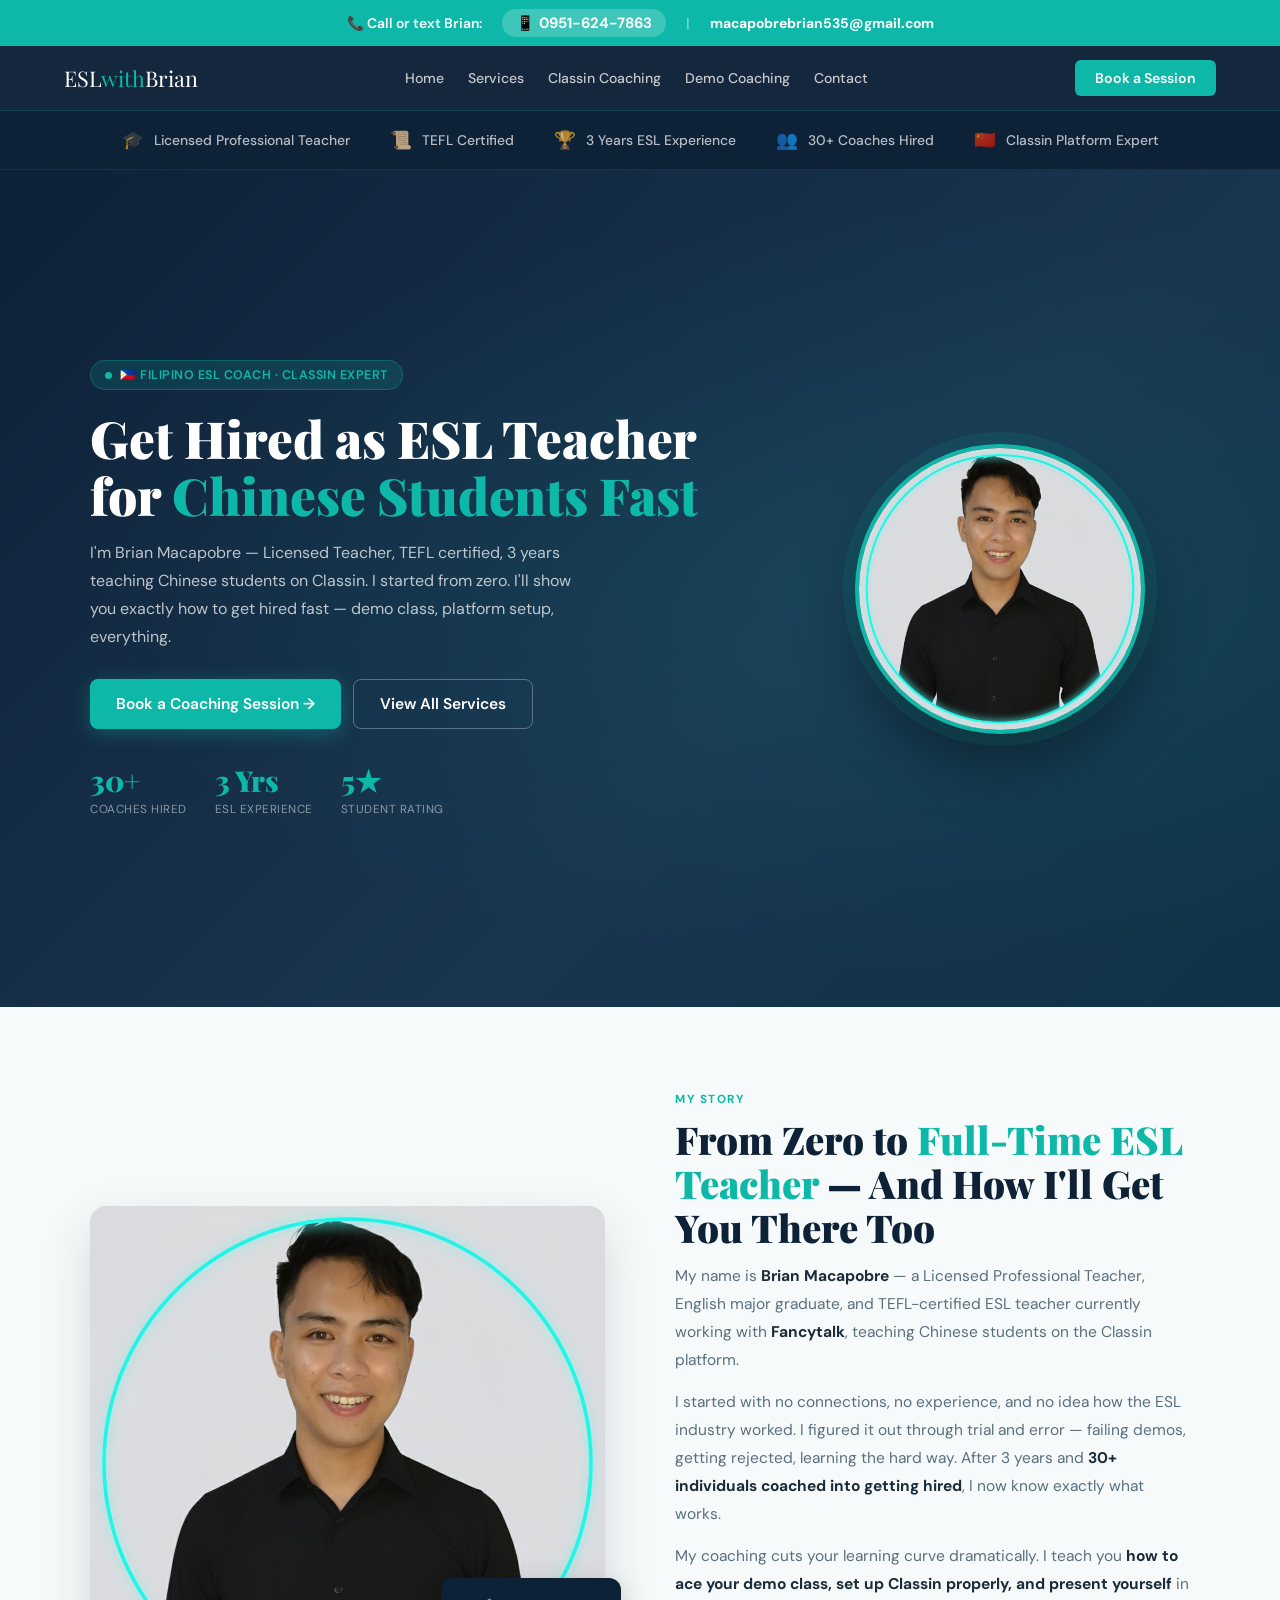
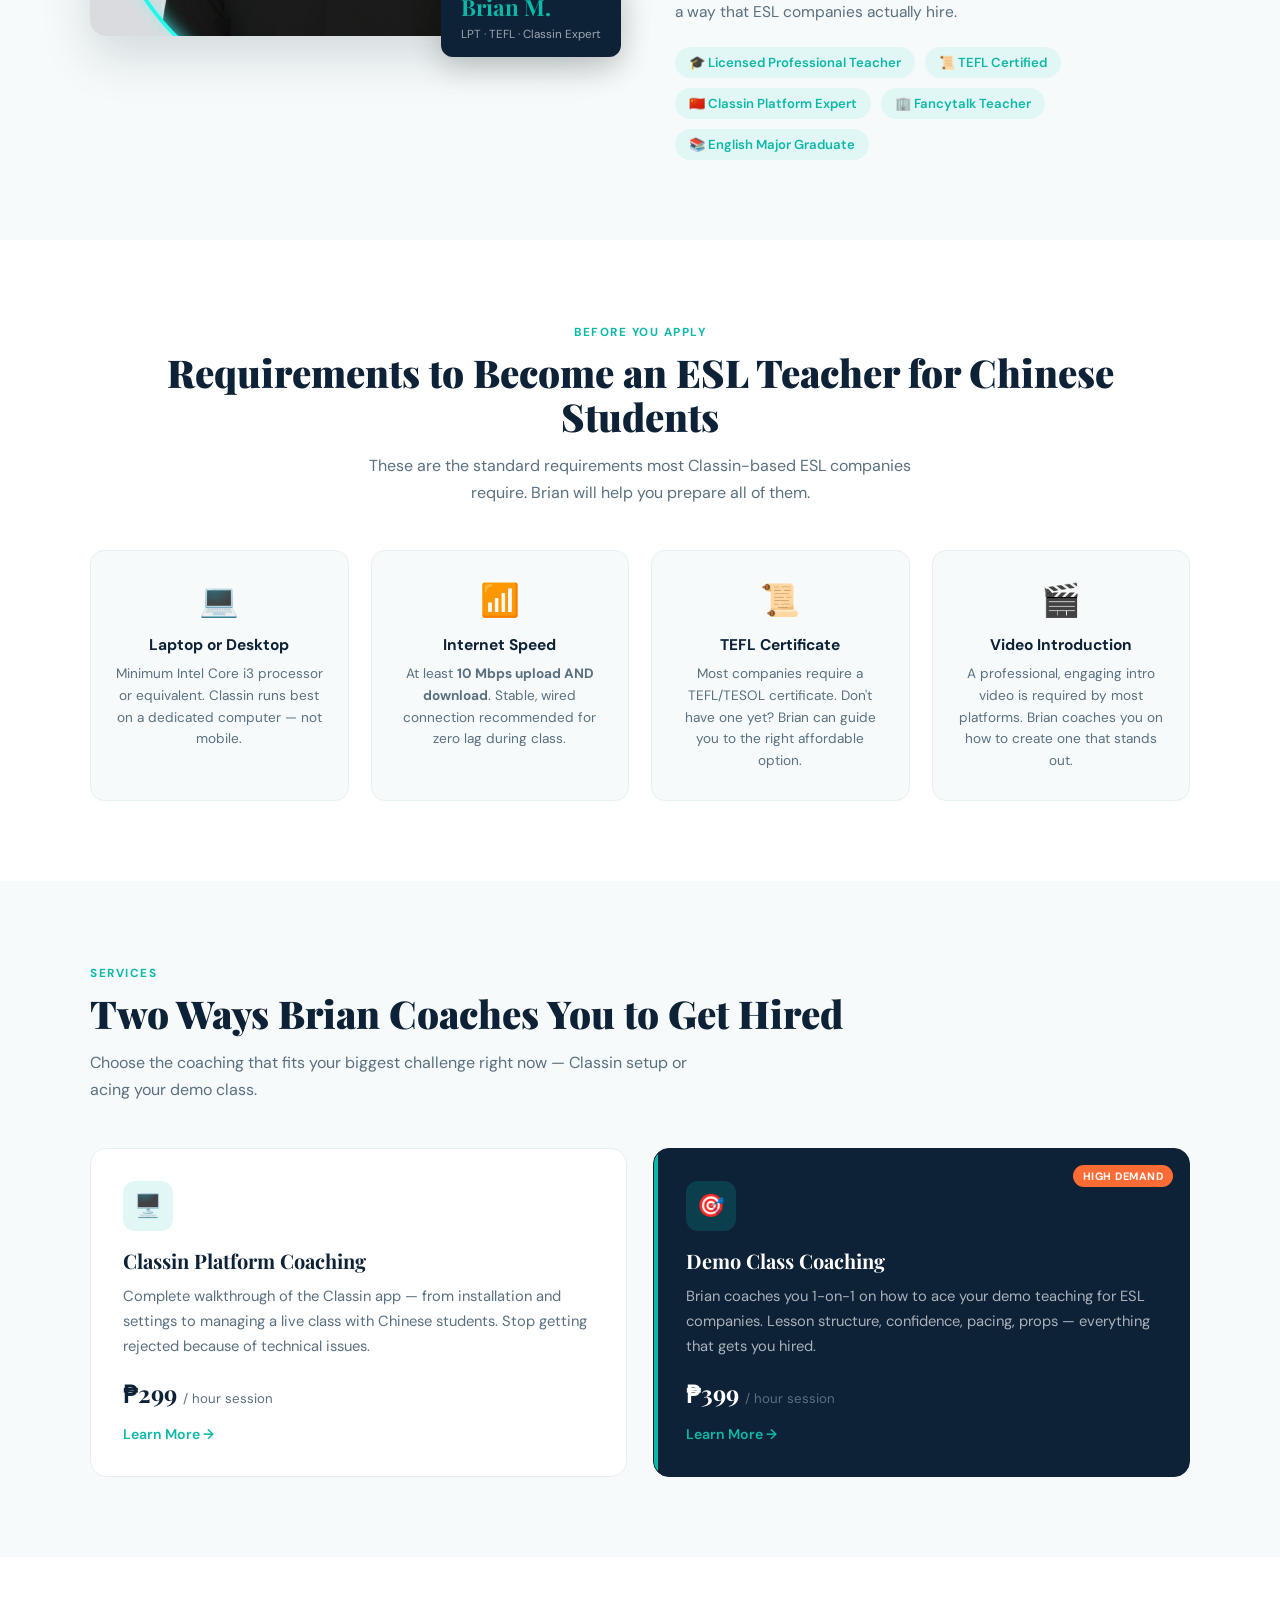
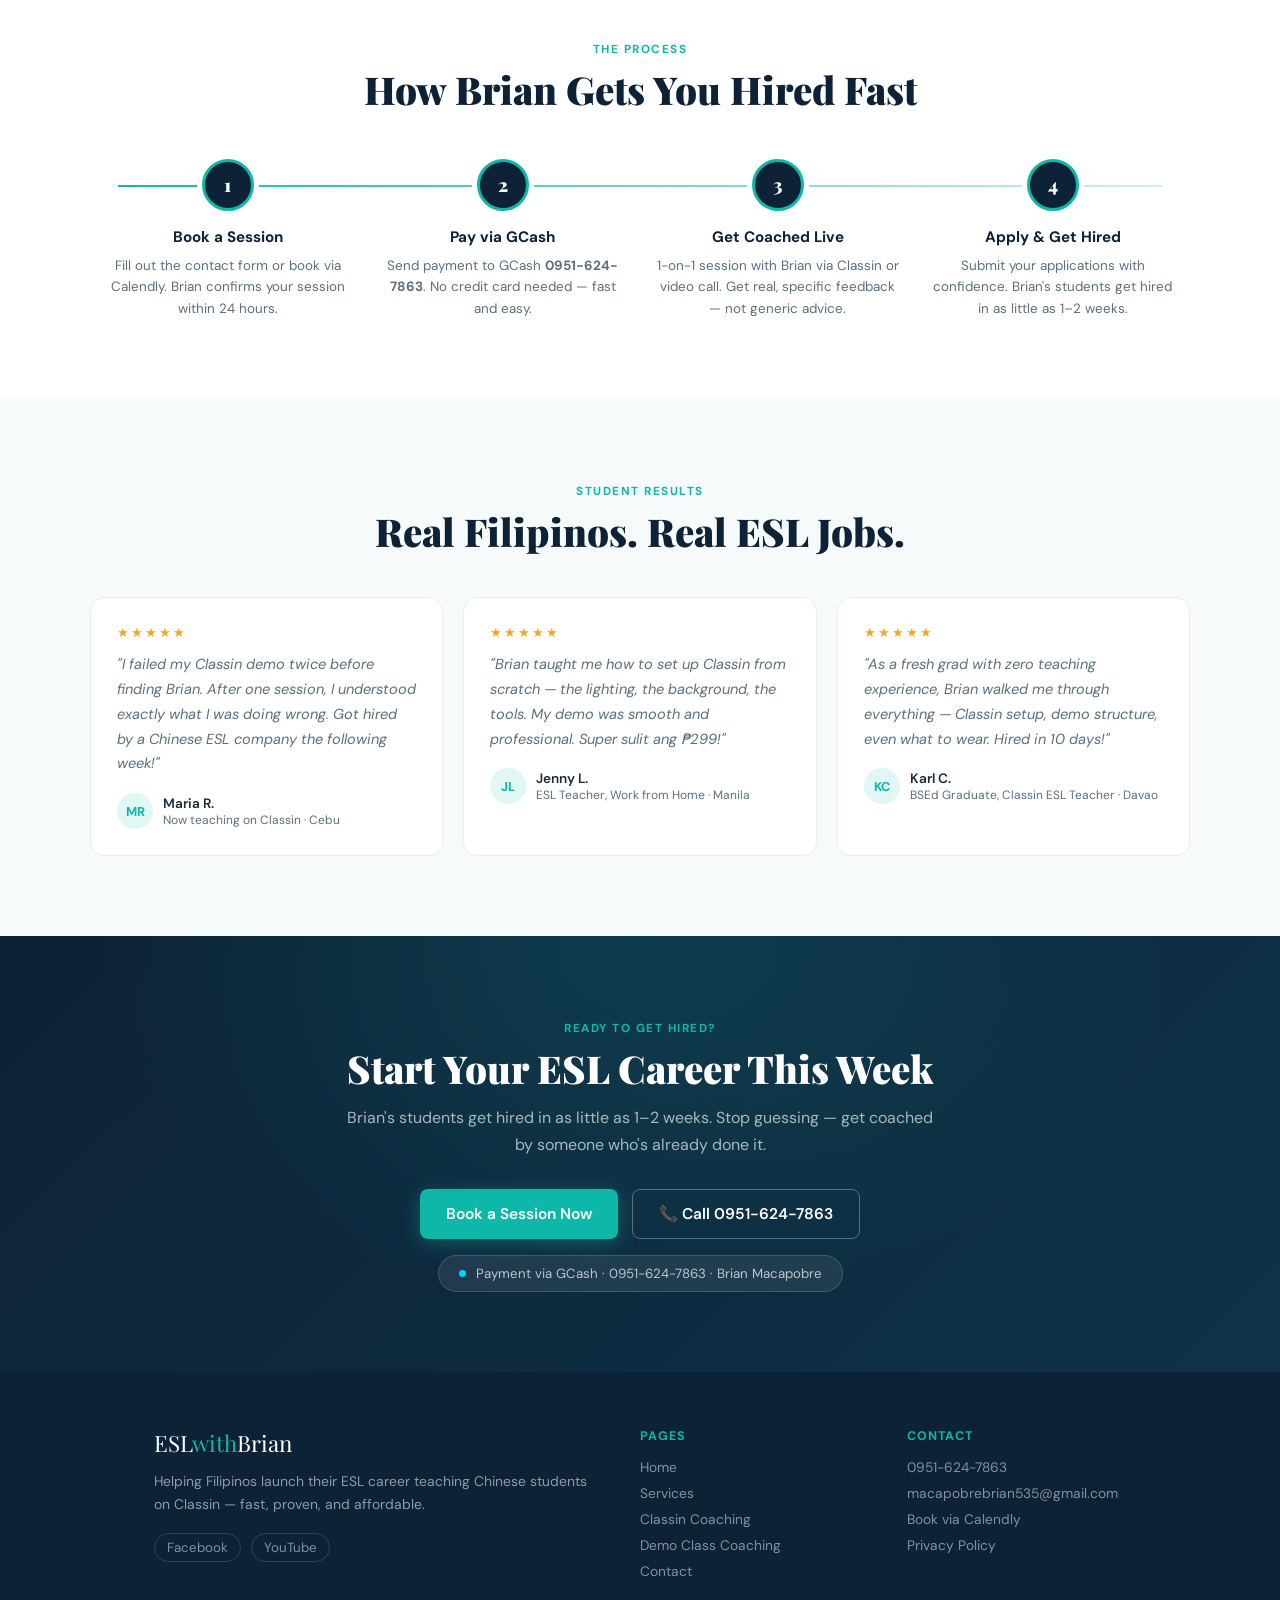
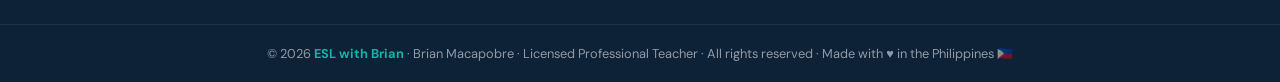
<file: files (1)/index.html>
<!DOCTYPE html>
<html lang="en">
<head>
<meta charset="UTF-8">
<meta name="viewport" content="width=device-width, initial-scale=1.0">
<title>ESL with Brian | Get Hired as ESL Teacher for Chinese Students Fast</title>
<meta name="description" content="Brian Macapobre — Licensed ESL Teacher & Coach. Learn how to get hired fast as an ESL teacher for Chinese students. Expert Classin platform training & demo class coaching in the Philippines.">
<meta name="robots" content="index, follow">
<link rel="preconnect" href="https://fonts.googleapis.com">
<link href="https://fonts.googleapis.com/css2?family=Playfair+Display:wght@700;900&family=DM+Sans:wght@300;400;500;600&display=swap" rel="stylesheet">
<!-- GTM placeholder - replace GTM-XXXXXXX when ready -->
<!-- <script>(function(w,d,s,l,i){w[l]=w[l]||[];w[l].push({'gtm.start':new Date().getTime(),event:'gtm.js'});var f=d.getElementsByTagName(s)[0],j=d.createElement(s),dl=l!='dataLayer'?'&l='+l:'';j.async=true;j.src='https://www.googletagmanager.com/gtm.js?id='+i+dl;f.parentNode.insertBefore(j,f);})(window,document,'script','dataLayer','GTM-XXXXXXX');</script> -->
<style>
*,*::before,*::after{box-sizing:border-box;margin:0;padding:0}
:root{
  --teal:#0EB8A8;--teal-dark:#099489;--teal-light:#E0F7F5;
  --navy:#0D2137;--navy-mid:#1A3550;--white:#fff;
  --off:#F6FAFA;--text:#1C2B38;--muted:#5A7080;--accent:#FF6B35;
}
html{scroll-behavior:smooth}
body{font-family:'DM Sans',sans-serif;color:var(--text);background:var(--white);overflow-x:hidden}

/* TOPBAR */
.topbar{background:var(--teal);color:#fff;text-align:center;padding:9px 5%;font-size:.87rem;font-weight:600;display:flex;align-items:center;justify-content:center;gap:20px;flex-wrap:wrap}
.topbar a{color:#fff;text-decoration:none;font-weight:700}
.topbar-phone{display:inline-flex;align-items:center;gap:6px;background:rgba(255,255,255,0.2);padding:4px 14px;border-radius:100px;font-size:.93rem}
.topbar-phone:hover{background:rgba(255,255,255,0.35)}
.topbar-sep{opacity:.4}

/* NAV */
nav{position:sticky;top:0;z-index:100;display:flex;align-items:center;justify-content:space-between;padding:14px 5%;background:rgba(13,33,55,0.97);backdrop-filter:blur(10px);border-bottom:1px solid rgba(14,184,168,0.2);gap:16px}
.nav-logo{font-family:'Playfair Display',serif;font-size:1.35rem;color:#fff;text-decoration:none;flex-shrink:0}
.nav-logo span{color:var(--teal)}
.nav-links{display:flex;align-items:center;gap:24px}
.nav-links a{color:rgba(255,255,255,0.75);text-decoration:none;font-size:.88rem;font-weight:500;transition:color .2s}
.nav-links a:hover{color:var(--teal)}
.nav-cta{background:var(--teal);color:#fff;border:none;padding:9px 20px;border-radius:6px;font-family:'DM Sans',sans-serif;font-weight:600;font-size:.88rem;cursor:pointer;text-decoration:none;transition:background .2s;flex-shrink:0}
.nav-cta:hover{background:var(--teal-dark)}
.hamburger{display:none;background:none;border:none;color:#fff;font-size:1.4rem;cursor:pointer}

/* HERO */
.hero{min-height:93vh;background:linear-gradient(135deg,var(--navy) 0%,var(--navy-mid) 60%,#0f3347 100%);display:flex;align-items:center;padding:80px 5%;position:relative;overflow:hidden}
.hero::before{content:'';position:absolute;inset:0;background:radial-gradient(ellipse at 70% 50%,rgba(14,184,168,0.12) 0%,transparent 65%)}
.hero-inner{max-width:1100px;margin:0 auto;display:grid;grid-template-columns:1fr 380px;gap:60px;align-items:center;position:relative;z-index:1;width:100%}
.hero-badge{display:inline-flex;align-items:center;gap:8px;background:rgba(14,184,168,0.15);border:1px solid rgba(14,184,168,0.3);color:var(--teal);padding:6px 14px;border-radius:100px;font-size:.78rem;font-weight:600;letter-spacing:.5px;text-transform:uppercase;margin-bottom:20px}
.hero-badge::before{content:'';width:7px;height:7px;background:var(--teal);border-radius:50%;animation:pulse 2s infinite}
@keyframes pulse{0%,100%{opacity:1;transform:scale(1)}50%{opacity:.5;transform:scale(1.4)}}
.hero h1{font-family:'Playfair Display',serif;font-size:clamp(2rem,4vw,3.4rem);line-height:1.1;color:#fff;margin-bottom:16px;font-weight:900}
.hero h1 em{font-style:normal;color:var(--teal)}
.hero-sub{font-size:1rem;line-height:1.75;color:rgba(255,255,255,0.72);margin-bottom:28px;max-width:500px}
.hero-actions{display:flex;gap:12px;flex-wrap:wrap;margin-bottom:32px}
.btn-primary{display:inline-flex;align-items:center;gap:8px;background:var(--teal);color:#fff;padding:14px 26px;border-radius:8px;font-weight:600;font-size:.97rem;text-decoration:none;transition:all .2s;box-shadow:0 4px 20px rgba(14,184,168,0.35)}
.btn-primary:hover{background:var(--teal-dark);transform:translateY(-2px)}
.btn-secondary{display:inline-flex;align-items:center;gap:8px;background:transparent;color:#fff;padding:14px 26px;border-radius:8px;font-weight:600;font-size:.97rem;text-decoration:none;border:1.5px solid rgba(255,255,255,0.3);transition:all .2s}
.btn-secondary:hover{border-color:var(--teal);color:var(--teal)}
.hero-stats{display:flex;gap:28px}
.stat-num{font-family:'Playfair Display',serif;font-size:1.8rem;font-weight:900;color:var(--teal)}
.stat-label{font-size:.73rem;color:rgba(255,255,255,0.5);text-transform:uppercase;letter-spacing:.5px;margin-top:2px}
.hero-photo-wrap{display:flex;justify-content:center;align-items:center;position:relative}
.hero-photo-wrap::before{content:'';position:absolute;width:310px;height:310px;border-radius:50%;background:radial-gradient(circle,rgba(14,184,168,0.25) 0%,transparent 70%);top:50%;left:50%;transform:translate(-50%,-50%)}
.hero-photo{width:290px;height:290px;border-radius:50%;object-fit:cover;object-position:top;border:4px solid var(--teal);box-shadow:0 0 0 12px rgba(14,184,168,0.1),0 30px 60px rgba(0,0,0,0.4);position:relative;z-index:1;animation:float 5s ease-in-out infinite}
@keyframes float{0%,100%{transform:translateY(0)}50%{transform:translateY(-10px)}}

/* TRUST BADGES */
.trust-bar{background:var(--navy);padding:18px 5%;border-bottom:1px solid rgba(14,184,168,0.15)}
.trust-inner{max-width:1100px;margin:0 auto;display:flex;align-items:center;justify-content:center;gap:40px;flex-wrap:wrap}
.trust-item{display:flex;align-items:center;gap:10px;color:rgba(255,255,255,0.7);font-size:.87rem;font-weight:500}
.trust-item span{font-size:1.1rem}

/* SECTIONS */
section{padding:80px 5%}
.section-inner{max-width:1100px;margin:0 auto}
.section-label{display:inline-block;font-size:.73rem;font-weight:700;letter-spacing:1.5px;text-transform:uppercase;color:var(--teal);margin-bottom:10px}
.section-title{font-family:'Playfair Display',serif;font-size:clamp(1.7rem,3vw,2.4rem);font-weight:900;line-height:1.15;color:var(--navy);margin-bottom:14px}
.section-desc{font-size:1rem;color:var(--muted);line-height:1.7;max-width:600px}
.text-center{text-align:center}
.text-center .section-desc{margin:0 auto}

/* ABOUT */
.about{background:var(--off)}
.about-grid{display:grid;grid-template-columns:1fr 1fr;gap:70px;align-items:center}
.about-img-wrap{position:relative}
.about-img{width:100%;border-radius:16px;object-fit:cover;object-position:top;height:430px;box-shadow:0 20px 50px rgba(13,33,55,0.15)}
.about-chip{position:absolute;bottom:-16px;right:-16px;background:var(--navy);color:#fff;padding:14px 20px;border-radius:12px;box-shadow:0 10px 30px rgba(0,0,0,0.2)}
.about-chip strong{display:block;font-family:'Playfair Display',serif;font-size:1.4rem;color:var(--teal)}
.about-chip span{font-size:.73rem;color:rgba(255,255,255,0.6)}
.about-text p{font-size:.97rem;line-height:1.8;color:var(--muted);margin-bottom:14px}
.about-text strong{color:var(--text)}
.creds{display:flex;flex-wrap:wrap;gap:10px;margin-top:20px}
.cred-badge{display:inline-flex;align-items:center;gap:7px;background:var(--teal-light);color:var(--teal);padding:7px 14px;border-radius:100px;font-size:.82rem;font-weight:600}

/* REQUIREMENTS */
.requirements{background:var(--white)}
.req-grid{display:grid;grid-template-columns:repeat(4,1fr);gap:22px;margin-top:44px}
.req-card{background:var(--off);border-radius:14px;padding:28px 22px;text-align:center;border:1.5px solid #E5EFF2;transition:all .25s}
.req-card:hover{border-color:var(--teal);transform:translateY(-4px);box-shadow:0 10px 30px rgba(14,184,168,0.1)}
.req-icon{font-size:2rem;margin-bottom:14px}
.req-card h4{font-weight:700;font-size:.97rem;color:var(--navy);margin-bottom:8px}
.req-card p{font-size:.85rem;color:var(--muted);line-height:1.6}

/* SERVICES OVERVIEW */
.services-overview{background:var(--off)}
.cards-grid{display:grid;grid-template-columns:1fr 1fr;gap:26px;margin-top:44px}
.card{background:var(--white);border:1.5px solid #E5EFF2;border-radius:16px;padding:32px;transition:all .25s;position:relative;overflow:hidden}
.card::before{content:'';position:absolute;top:0;left:0;width:4px;height:100%;background:var(--teal);transform:scaleY(0);transform-origin:top;transition:transform .25s}
.card:hover{box-shadow:0 10px 40px rgba(14,184,168,0.12);border-color:rgba(14,184,168,0.3);transform:translateY(-4px)}
.card:hover::before{transform:scaleY(1)}
.card-icon{width:50px;height:50px;background:var(--teal-light);border-radius:12px;display:flex;align-items:center;justify-content:center;margin-bottom:16px;font-size:1.4rem}
.card h3{font-family:'Playfair Display',serif;font-size:1.25rem;font-weight:700;color:var(--navy);margin-bottom:10px}
.card p{font-size:.92rem;color:var(--muted);line-height:1.7;margin-bottom:18px}
.card-price{font-size:1.5rem;font-weight:700;color:var(--navy);font-family:'Playfair Display',serif}
.card-price span{font-size:.83rem;font-family:'DM Sans',sans-serif;font-weight:400;color:var(--muted)}
.card-cta{display:inline-flex;align-items:center;gap:6px;margin-top:16px;color:var(--teal);font-weight:600;font-size:.88rem;text-decoration:none;transition:gap .2s}
.card-cta:hover{gap:10px}
.card.featured{background:var(--navy);border-color:var(--navy)}
.card.featured h3,.card.featured .card-price{color:#fff}
.card.featured p{color:rgba(255,255,255,0.65)}
.card.featured .card-icon{background:rgba(14,184,168,0.2)}
.card.featured::before{transform:scaleY(1)}
.card.featured .card-cta{color:var(--teal)}
.badge-pop{position:absolute;top:16px;right:16px;background:var(--accent);color:#fff;font-size:.67rem;font-weight:700;letter-spacing:.5px;text-transform:uppercase;padding:4px 10px;border-radius:100px}

/* HOW IT WORKS */
.how{background:var(--white)}
.steps{display:flex;gap:0;margin-top:48px;position:relative}
.steps::before{content:'';position:absolute;top:26px;left:28px;right:28px;height:2px;background:linear-gradient(90deg,var(--teal),rgba(14,184,168,0.2));z-index:0}
.step{flex:1;text-align:center;padding:0 16px;position:relative;z-index:1}
.step-num{width:52px;height:52px;border-radius:50%;background:var(--navy);color:#fff;font-family:'Playfair Display',serif;font-weight:900;font-size:1.15rem;display:flex;align-items:center;justify-content:center;margin:0 auto 16px;border:3px solid var(--teal);box-shadow:0 0 0 5px var(--white)}
.step h4{font-weight:700;font-size:.95rem;color:var(--navy);margin-bottom:8px}
.step p{font-size:.84rem;color:var(--muted);line-height:1.6}

/* TESTIMONIALS */
.testimonials{background:var(--off)}
.testi-grid{display:grid;grid-template-columns:repeat(3,1fr);gap:20px;margin-top:44px}
.testi-card{background:var(--white);border-radius:14px;padding:26px;border:1.5px solid #E5EFF2;transition:transform .2s}
.testi-card:hover{transform:translateY(-4px)}
.testi-stars{color:#F5A623;font-size:.8rem;margin-bottom:12px;letter-spacing:2px}
.testi-text{font-size:.91rem;line-height:1.7;color:var(--muted);margin-bottom:16px;font-style:italic}
.testi-author{display:flex;align-items:center;gap:10px}
.testi-avatar{width:36px;height:36px;border-radius:50%;background:var(--teal-light);display:flex;align-items:center;justify-content:center;font-weight:700;color:var(--teal);font-size:.8rem;flex-shrink:0}
.testi-name{font-weight:600;font-size:.85rem;color:var(--text)}
.testi-role{font-size:.75rem;color:var(--muted)}

/* CTA BAND */
.cta-band{background:linear-gradient(135deg,var(--navy) 0%,#0f3347 100%);text-align:center;padding:80px 5%;position:relative;overflow:hidden}
.cta-band::before{content:'';position:absolute;inset:0;background:radial-gradient(ellipse at 50% 0%,rgba(14,184,168,0.15) 0%,transparent 60%)}
.cta-band .section-inner{position:relative;z-index:1}
.cta-band .section-title{color:#fff}
.cta-band .section-desc{color:rgba(255,255,255,0.65);margin:0 auto 30px;text-align:center}
.gcash-pill{display:inline-flex;align-items:center;gap:10px;background:rgba(255,255,255,0.08);border:1px solid rgba(255,255,255,0.15);color:rgba(255,255,255,0.7);padding:9px 20px;border-radius:100px;font-size:.83rem;margin-top:16px}
.gcash-dot{width:7px;height:7px;background:#00D4FF;border-radius:50%}

/* CONTACT FORM */
.contact-section{background:var(--off)}
.contact-grid{display:grid;grid-template-columns:1fr 1.1fr;gap:60px;align-items:start}
.contact-info h3{font-family:'Playfair Display',serif;font-size:1.5rem;font-weight:700;color:var(--navy);margin-bottom:14px}
.contact-info p{font-size:.95rem;color:var(--muted);line-height:1.7;margin-bottom:22px}
.contact-links{display:flex;flex-direction:column;gap:12px;margin-bottom:24px}
.contact-link{display:flex;align-items:center;gap:12px;font-size:.92rem;color:var(--text);text-decoration:none;font-weight:500}
.contact-link-icon{width:38px;height:38px;border-radius:10px;background:var(--teal-light);color:var(--teal);display:flex;align-items:center;justify-content:center;font-size:1rem;flex-shrink:0}
.socials{display:flex;gap:12px;margin-top:8px}
.social-btn{display:inline-flex;align-items:center;gap:8px;padding:10px 18px;border-radius:8px;font-weight:600;font-size:.87rem;text-decoration:none;transition:all .2s}
.social-btn.fb{background:#1877F2;color:#fff}
.social-btn.fb:hover{background:#1461c7}
.social-btn.yt{background:#FF0000;color:#fff}
.social-btn.yt:hover{background:#cc0000}
.contact-form-wrap{background:var(--white);border-radius:16px;padding:32px;border:1.5px solid #E5EFF2}
.contact-form-wrap h4{font-family:'Playfair Display',serif;font-size:1.15rem;font-weight:700;color:var(--navy);margin-bottom:20px}
.form-group{margin-bottom:14px}
.form-group label{display:block;font-weight:600;font-size:.82rem;color:var(--navy);margin-bottom:5px}
.form-group input,.form-group textarea,.form-group select{width:100%;padding:11px 15px;border:1.5px solid #DDE8EC;border-radius:8px;font-family:'DM Sans',sans-serif;font-size:.92rem;color:var(--text);background:var(--white);transition:border-color .2s;outline:none}
.form-group input:focus,.form-group textarea:focus,.form-group select:focus{border-color:var(--teal)}
.form-group textarea{min-height:85px;resize:vertical}
.form-row{display:grid;grid-template-columns:1fr 1fr;gap:12px}
.btn-submit{width:100%;padding:14px;background:var(--teal);color:#fff;border:none;border-radius:8px;font-family:'DM Sans',sans-serif;font-size:1rem;font-weight:600;cursor:pointer;transition:background .2s;margin-top:4px}
.btn-submit:hover{background:var(--teal-dark)}
.form-note{font-size:.76rem;color:var(--muted);text-align:center;margin-top:8px}

/* CALENDLY */
.calendly-section{background:var(--white)}
.calendly-wrap{margin-top:36px;border-radius:16px;overflow:hidden;border:1.5px solid #E5EFF2;min-height:700px}

/* PAGE HERO (inner pages) */
.page-hero{background:linear-gradient(135deg,var(--navy) 0%,var(--navy-mid) 100%);padding:80px 5% 60px;position:relative;overflow:hidden}
.page-hero::before{content:'';position:absolute;inset:0;background:radial-gradient(ellipse at 60% 50%,rgba(14,184,168,0.12) 0%,transparent 65%)}
.page-hero-inner{max-width:1100px;margin:0 auto;position:relative;z-index:1}
.page-hero .breadcrumb{font-size:.8rem;color:rgba(255,255,255,0.5);margin-bottom:16px}
.page-hero .breadcrumb a{color:var(--teal);text-decoration:none}
.page-hero h1{font-family:'Playfair Display',serif;font-size:clamp(1.9rem,4vw,3rem);font-weight:900;color:#fff;margin-bottom:14px;line-height:1.1}
.page-hero h1 em{font-style:normal;color:var(--teal)}
.page-hero p{font-size:1.05rem;color:rgba(255,255,255,0.72);max-width:600px;line-height:1.7;margin-bottom:24px}

/* FEATURES LIST */
.features{background:var(--white)}
.features-grid{display:grid;grid-template-columns:repeat(3,1fr);gap:22px;margin-top:44px}
.feature-card{background:var(--off);border-radius:14px;padding:28px;border:1.5px solid #E5EFF2;transition:all .25s}
.feature-card:hover{border-color:var(--teal);transform:translateY(-4px);box-shadow:0 10px 30px rgba(14,184,168,0.1)}
.feature-icon{font-size:1.8rem;margin-bottom:14px}
.feature-card h4{font-weight:700;font-size:.97rem;color:var(--navy);margin-bottom:8px}
.feature-card p{font-size:.86rem;color:var(--muted);line-height:1.65}

/* CHECKLIST */
.checklist{list-style:none;display:flex;flex-direction:column;gap:10px;margin-top:18px}
.checklist li{display:flex;align-items:flex-start;gap:10px;font-size:.95rem;color:var(--text);line-height:1.5}
.checklist li::before{content:'✓';min-width:22px;height:22px;background:var(--teal-light);color:var(--teal);border-radius:50%;display:flex;align-items:center;justify-content:center;font-weight:700;font-size:.7rem;margin-top:1px;flex-shrink:0}

/* FOOTER */
footer{background:var(--navy);color:rgba(255,255,255,0.55)}
.footer-inner{max-width:1100px;margin:0 auto;padding:56px 5% 36px;display:grid;grid-template-columns:2fr 1fr 1fr;gap:48px}
.footer-logo{font-family:'Playfair Display',serif;font-size:1.4rem;color:#fff;margin-bottom:12px}
.footer-logo span{color:var(--teal)}
.footer-brand p{font-size:.87rem;line-height:1.7;margin-bottom:16px}
.footer-socials{display:flex;gap:10px}
.footer-socials a{color:rgba(255,255,255,0.5);font-size:.83rem;text-decoration:none;padding:5px 12px;border:1px solid rgba(255,255,255,0.15);border-radius:100px;transition:all .2s}
.footer-socials a:hover{color:var(--teal);border-color:var(--teal)}
.footer-links-group h4{font-size:.78rem;font-weight:700;letter-spacing:1px;text-transform:uppercase;color:var(--teal);margin-bottom:14px}
.footer-links-group a{display:block;color:rgba(255,255,255,0.5);font-size:.86rem;text-decoration:none;margin-bottom:8px;transition:color .2s}
.footer-links-group a:hover{color:var(--teal)}
.footer-bottom{border-top:1px solid rgba(255,255,255,0.08);text-align:center;padding:20px 5%;font-size:.8rem}
.footer-bottom strong{color:var(--teal)}

/* RESPONSIVE */
@media(max-width:900px){
  .req-grid{grid-template-columns:repeat(2,1fr)}
  .features-grid{grid-template-columns:repeat(2,1fr)}
  .footer-inner{grid-template-columns:1fr 1fr}
}
@media(max-width:768px){
  .hero-inner{grid-template-columns:1fr;text-align:center}
  .hero-photo-wrap{order:-1}
  .hero-photo{width:200px;height:200px}
  .hero-stats{justify-content:center}
  .hero-sub,.hero-actions{margin-left:auto;margin-right:auto}
  .hero-actions{justify-content:center}
  .about-grid,.cards-grid,.contact-grid,.form-row{grid-template-columns:1fr}
  .testi-grid{grid-template-columns:1fr}
  .steps{flex-direction:column;gap:28px}
  .steps::before{display:none}
  .about-chip{position:static;margin-top:16px;display:inline-block}
  .nav-links{display:none;position:absolute;top:100%;left:0;right:0;background:var(--navy);flex-direction:column;padding:20px 5%;gap:16px;border-bottom:1px solid rgba(14,184,168,0.2)}
  .nav-links.open{display:flex}
  .hamburger{display:block}
  .features-grid,.req-grid{grid-template-columns:1fr}
  .footer-inner{grid-template-columns:1fr}
  .trust-inner{gap:20px}
  .section-desc{max-width:100%}
}
@keyframes fadeUp{from{opacity:0;transform:translateY(22px)}to{opacity:1;transform:translateY(0)}}
.hero-badge{animation:fadeUp .6s .1s both}
.hero h1{animation:fadeUp .6s .2s both}
.hero-sub{animation:fadeUp .6s .3s both}
.hero-actions{animation:fadeUp .6s .4s both}
.hero-stats{animation:fadeUp .6s .5s both}
</style>
</head>
<body>
<!-- GTM noscript placeholder -->
<!-- <noscript><iframe src="https://www.googletagmanager.com/ns.html?id=GTM-XXXXXXX" height="0" width="0" style="display:none;visibility:hidden"></iframe></noscript> -->

<div class="topbar">
  <span>📞 Call or text Brian:</span>
  <a href="tel:+639516247863" class="topbar-phone">📱 0951-624-7863</a>
  <span class="topbar-sep">|</span>
  <a href="mailto:macapobrebrian535@gmail.com">macapobrebrian535@gmail.com</a>
</div>
<nav>
  <a href="index.html" class="nav-logo">ESL<span>with</span>Brian</a>
  <div class="nav-links">
    <a href="index.html">Home</a>
    <a href="services.html">Services</a>
    <a href="classin-coaching.html">Classin Coaching</a>
    <a href="demo-coaching.html">Demo Coaching</a>
    <a href="contact.html">Contact</a>
  </div>
  <a href="contact.html" class="nav-cta">Book a Session</a>
  <button class="hamburger" onclick="document.querySelector('.nav-links').classList.toggle('open')">☰</button>
</nav>
<div class="trust-bar">
  <div class="trust-inner">
    <div class="trust-item"><span>🎓</span> Licensed Professional Teacher</div>
    <div class="trust-item"><span>📜</span> TEFL Certified</div>
    <div class="trust-item"><span>🏆</span> 3 Years ESL Experience</div>
    <div class="trust-item"><span>👥</span> 30+ Coaches Hired</div>
    <div class="trust-item"><span>🇨🇳</span> Classin Platform Expert</div>
  </div>
</div>

<section class="hero">
  <div class="hero-inner">
    <div class="hero-content">
      <div class="hero-badge">🇵🇭 Filipino ESL Coach · Classin Expert</div>
      <h1>Get Hired as ESL Teacher for <em>Chinese Students Fast</em></h1>
      <p class="hero-sub">I'm Brian Macapobre — Licensed Teacher, TEFL certified, 3 years teaching Chinese students on Classin. I started from zero. I'll show you exactly how to get hired fast — demo class, platform setup, everything.</p>
      <div class="hero-actions">
        <a href="contact.html" class="btn-primary">Book a Coaching Session →</a>
        <a href="services.html" class="btn-secondary">View All Services</a>
      </div>
      <div class="hero-stats">
        <div class="stat"><div class="stat-num">30+</div><div class="stat-label">Coaches Hired</div></div>
        <div class="stat"><div class="stat-num">3 Yrs</div><div class="stat-label">ESL Experience</div></div>
        <div class="stat"><div class="stat-num">5★</div><div class="stat-label">Student Rating</div></div>
      </div>
    </div>
    <div class="hero-photo-wrap">
      <img src="[data-uri]" alt="Brian Macapobre - ESL Teacher Coach Philippines Classin" class="hero-photo">
    </div>
  </div>
</section>

<section class="about" id="about">
  <div class="section-inner">
    <div class="about-grid">
      <div class="about-img-wrap">
        <img src="[data-uri]" alt="Brian Macapobre Licensed ESL Teacher Classin Coach" class="about-img">
        <div class="about-chip"><strong>Brian M.</strong><span>LPT · TEFL · Classin Expert</span></div>
      </div>
      <div class="about-text">
        <span class="section-label">My Story</span>
        <h2 class="section-title">From Zero to <em style="color:var(--teal);font-style:normal">Full-Time ESL Teacher</em> — And How I'll Get You There Too</h2>
        <p>My name is <strong>Brian Macapobre</strong> — a Licensed Professional Teacher, English major graduate, and TEFL-certified ESL teacher currently working with <strong>Fancytalk</strong>, teaching Chinese students on the Classin platform.</p>
        <p>I started with no connections, no experience, and no idea how the ESL industry worked. I figured it out through trial and error — failing demos, getting rejected, learning the hard way. After 3 years and <strong>30+ individuals coached into getting hired</strong>, I now know exactly what works.</p>
        <p>My coaching cuts your learning curve dramatically. I teach you <strong>how to ace your demo class, set up Classin properly, and present yourself</strong> in a way that ESL companies actually hire.</p>
        <div class="creds">
          <span class="cred-badge">🎓 Licensed Professional Teacher</span>
          <span class="cred-badge">📜 TEFL Certified</span>
          <span class="cred-badge">🇨🇳 Classin Platform Expert</span>
          <span class="cred-badge">🏢 Fancytalk Teacher</span>
          <span class="cred-badge">📚 English Major Graduate</span>
        </div>
      </div>
    </div>
  </div>
</section>

<section class="requirements" id="requirements">
  <div class="section-inner">
    <div class="text-center">
      <span class="section-label">Before You Apply</span>
      <h2 class="section-title">Requirements to Become an ESL Teacher for Chinese Students</h2>
      <p class="section-desc">These are the standard requirements most Classin-based ESL companies require. Brian will help you prepare all of them.</p>
    </div>
    <div class="req-grid">
      <div class="req-card">
        <div class="req-icon">💻</div>
        <h4>Laptop or Desktop</h4>
        <p>Minimum Intel Core i3 processor or equivalent. Classin runs best on a dedicated computer — not mobile.</p>
      </div>
      <div class="req-card">
        <div class="req-icon">📶</div>
        <h4>Internet Speed</h4>
        <p>At least <strong>10 Mbps upload AND download</strong>. Stable, wired connection recommended for zero lag during class.</p>
      </div>
      <div class="req-card">
        <div class="req-icon">📜</div>
        <h4>TEFL Certificate</h4>
        <p>Most companies require a TEFL/TESOL certificate. Don't have one yet? Brian can guide you to the right affordable option.</p>
      </div>
      <div class="req-card">
        <div class="req-icon">🎬</div>
        <h4>Video Introduction</h4>
        <p>A professional, engaging intro video is required by most platforms. Brian coaches you on how to create one that stands out.</p>
      </div>
    </div>
  </div>
</section>

<section class="services-overview" id="services">
  <div class="section-inner">
    <span class="section-label">Services</span>
    <h2 class="section-title">Two Ways Brian Coaches You to Get Hired</h2>
    <p class="section-desc">Choose the coaching that fits your biggest challenge right now — Classin setup or acing your demo class.</p>
    <div class="cards-grid">
      <div class="card">
        <div class="card-icon">🖥️</div>
        <h3>Classin Platform Coaching</h3>
        <p>Complete walkthrough of the Classin app — from installation and settings to managing a live class with Chinese students. Stop getting rejected because of technical issues.</p>
        <div class="card-price">₱299 <span>/ hour session</span></div>
        <a href="classin-coaching.html" class="card-cta">Learn More →</a>
      </div>
      <div class="card featured">
        <div class="badge-pop">High Demand</div>
        <div class="card-icon">🎯</div>
        <h3>Demo Class Coaching</h3>
        <p>Brian coaches you 1-on-1 on how to ace your demo teaching for ESL companies. Lesson structure, confidence, pacing, props — everything that gets you hired.</p>
        <div class="card-price">₱399 <span>/ hour session</span></div>
        <a href="demo-coaching.html" class="card-cta">Learn More →</a>
      </div>
    </div>
  </div>
</section>

<section class="how" id="how">
  <div class="section-inner">
    <div class="text-center">
      <span class="section-label">The Process</span>
      <h2 class="section-title">How Brian Gets You Hired Fast</h2>
    </div>
    <div class="steps">
      <div class="step"><div class="step-num">1</div><h4>Book a Session</h4><p>Fill out the contact form or book via Calendly. Brian confirms your session within 24 hours.</p></div>
      <div class="step"><div class="step-num">2</div><h4>Pay via GCash</h4><p>Send payment to GCash <strong>0951-624-7863</strong>. No credit card needed — fast and easy.</p></div>
      <div class="step"><div class="step-num">3</div><h4>Get Coached Live</h4><p>1-on-1 session with Brian via Classin or video call. Get real, specific feedback — not generic advice.</p></div>
      <div class="step"><div class="step-num">4</div><h4>Apply & Get Hired</h4><p>Submit your applications with confidence. Brian's students get hired in as little as 1–2 weeks.</p></div>
    </div>
  </div>
</section>

<section class="testimonials" id="testimonials">
  <div class="section-inner">
    <div class="text-center">
      <span class="section-label">Student Results</span>
      <h2 class="section-title">Real Filipinos. Real ESL Jobs.</h2>
    </div>
    <div class="testi-grid">
      <div class="testi-card">
        <div class="testi-stars">★★★★★</div>
        <p class="testi-text">"I failed my Classin demo twice before finding Brian. After one session, I understood exactly what I was doing wrong. Got hired by a Chinese ESL company the following week!"</p>
        <div class="testi-author"><div class="testi-avatar">MR</div><div><div class="testi-name">Maria R.</div><div class="testi-role">Now teaching on Classin · Cebu</div></div></div>
      </div>
      <div class="testi-card">
        <div class="testi-stars">★★★★★</div>
        <p class="testi-text">"Brian taught me how to set up Classin from scratch — the lighting, the background, the tools. My demo was smooth and professional. Super sulit ang ₱299!"</p>
        <div class="testi-author"><div class="testi-avatar">JL</div><div><div class="testi-name">Jenny L.</div><div class="testi-role">ESL Teacher, Work from Home · Manila</div></div></div>
      </div>
      <div class="testi-card">
        <div class="testi-stars">★★★★★</div>
        <p class="testi-text">"As a fresh grad with zero teaching experience, Brian walked me through everything — Classin setup, demo structure, even what to wear. Hired in 10 days!"</p>
        <div class="testi-author"><div class="testi-avatar">KC</div><div><div class="testi-name">Karl C.</div><div class="testi-role">BSEd Graduate, Classin ESL Teacher · Davao</div></div></div>
      </div>
    </div>
  </div>
</section>

<section class="cta-band">
  <div class="section-inner">
    <span class="section-label" style="color:var(--teal)">Ready to Get Hired?</span>
    <h2 class="section-title">Start Your ESL Career This Week</h2>
    <p class="section-desc">Brian's students get hired in as little as 1–2 weeks. Stop guessing — get coached by someone who's already done it.</p>
    <div style="display:flex;gap:14px;justify-content:center;flex-wrap:wrap">
      <a href="contact.html" class="btn-primary">Book a Session Now</a>
      <a href="tel:+639516247863" class="btn-secondary">📞 Call 0951-624-7863</a>
    </div>
    <div class="gcash-pill"><div class="gcash-dot"></div>Payment via GCash · 0951-624-7863 · Brian Macapobre</div>
  </div>
</section>

<footer>
  <div class="footer-inner">
    <div class="footer-brand">
      <div class="footer-logo">ESL<span>with</span>Brian</div>
      <p>Helping Filipinos launch their ESL career teaching Chinese students on Classin — fast, proven, and affordable.</p>
      <div class="footer-socials">
        <a href="https://www.facebook.com/profile.php?id=61578360354091" target="_blank" rel="noopener">Facebook</a>
        <a href="https://www.youtube.com/@Brian-i5m" target="_blank" rel="noopener">YouTube</a>
      </div>
    </div>
    <div class="footer-links-group">
      <h4>Pages</h4>
      <a href="index.html">Home</a>
      <a href="services.html">Services</a>
      <a href="classin-coaching.html">Classin Coaching</a>
      <a href="demo-coaching.html">Demo Class Coaching</a>
      <a href="contact.html">Contact</a>
    </div>
    <div class="footer-links-group">
      <h4>Contact</h4>
      <a href="tel:+639516247863">0951-624-7863</a>
      <a href="mailto:macapobrebrian535@gmail.com">macapobrebrian535@gmail.com</a>
      <a href="https://calendly.com/macapobrebrian" target="_blank">Book via Calendly</a>
      <a href="privacy-policy.html">Privacy Policy</a>
    </div>
  </div>
  <div class="footer-bottom">
    <p>© 2026 <strong>ESL with Brian</strong> · Brian Macapobre · Licensed Professional Teacher · All rights reserved · Made with ♥ in the Philippines 🇵🇭</p>
  </div>
</footer></body></html>
</file>
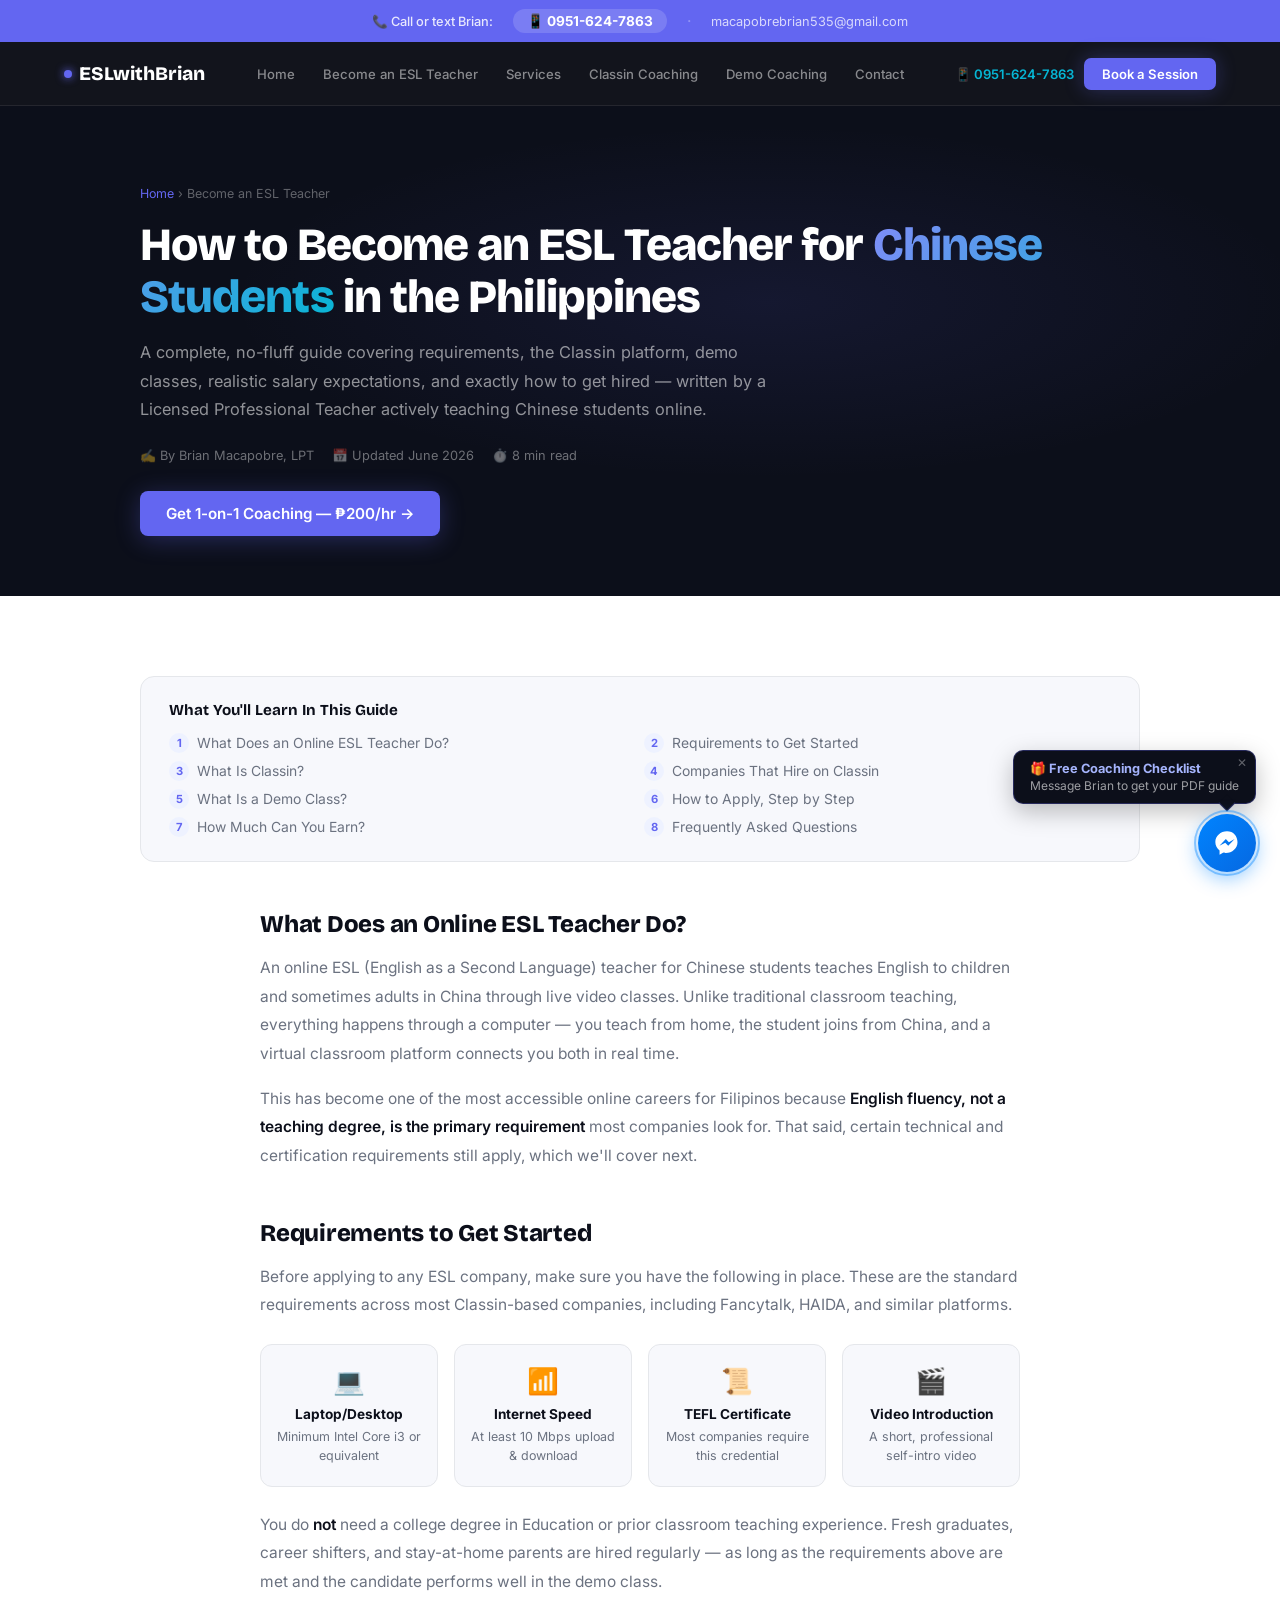
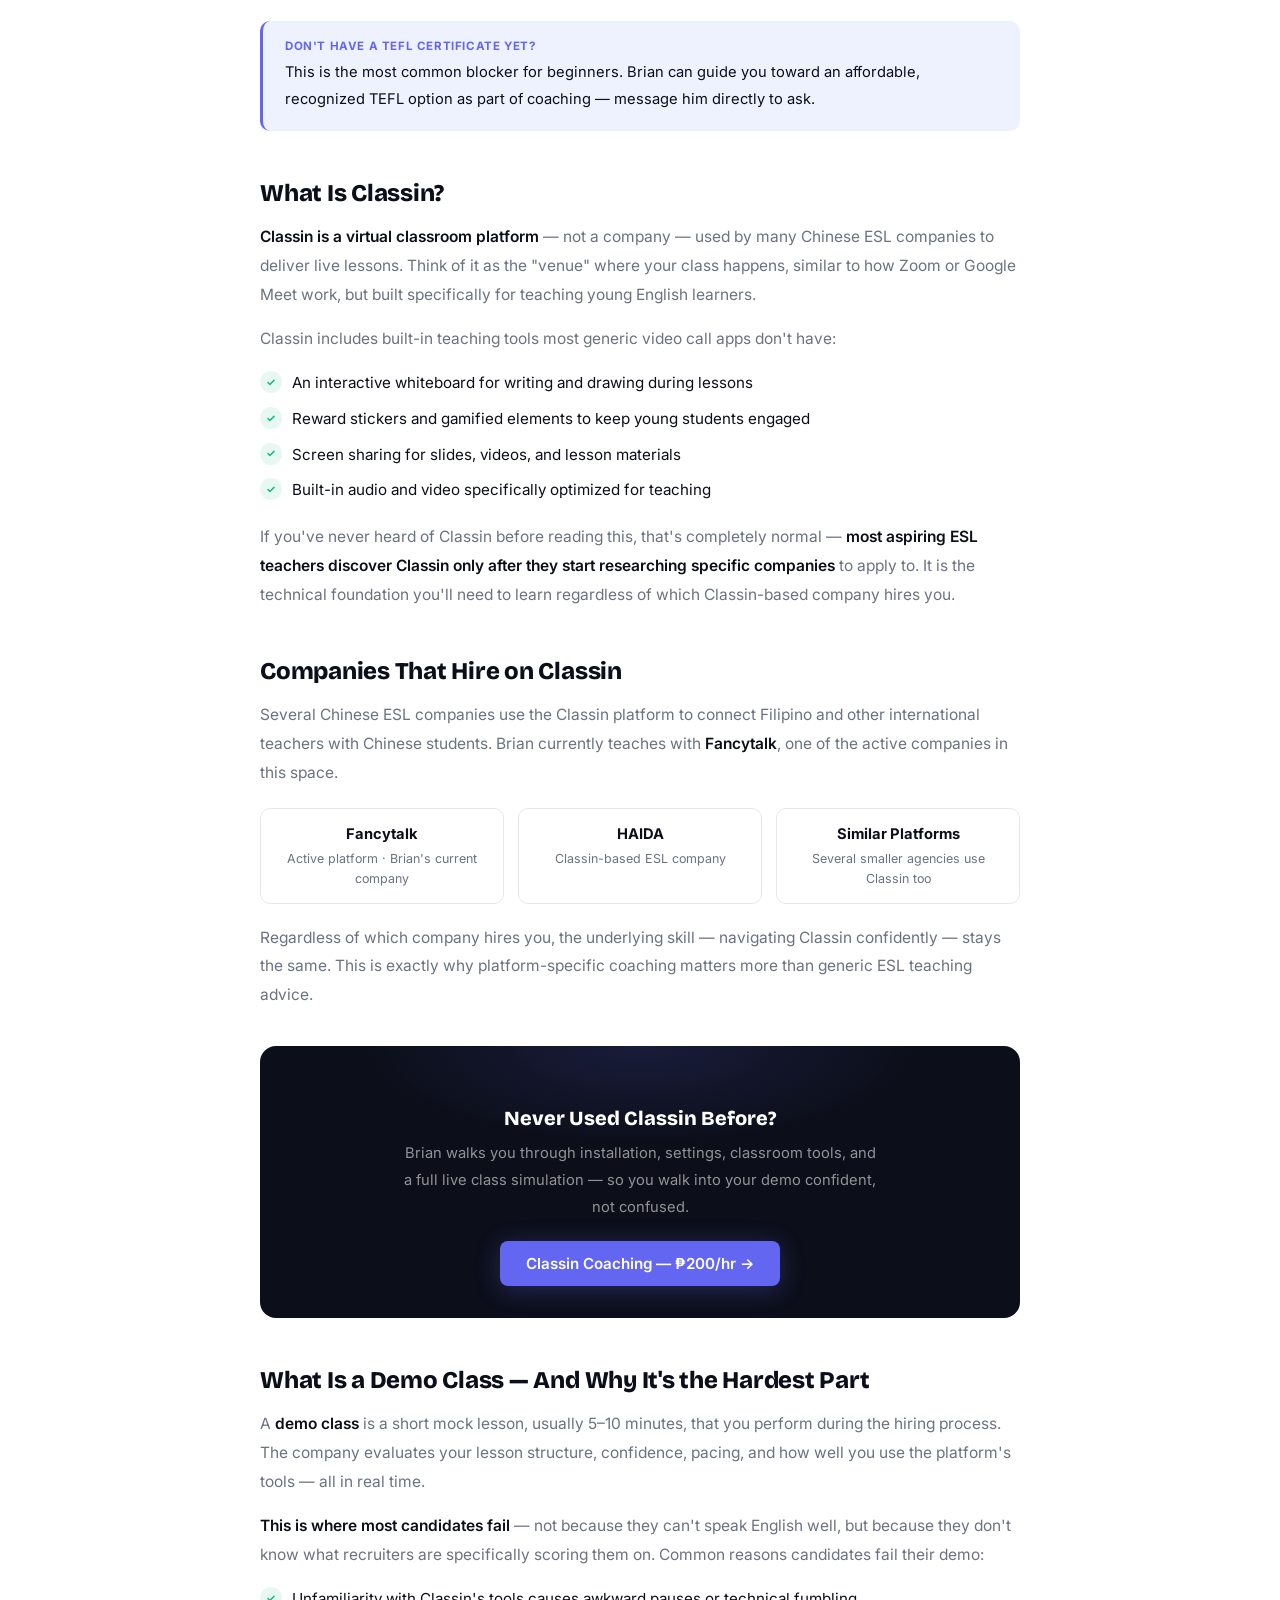
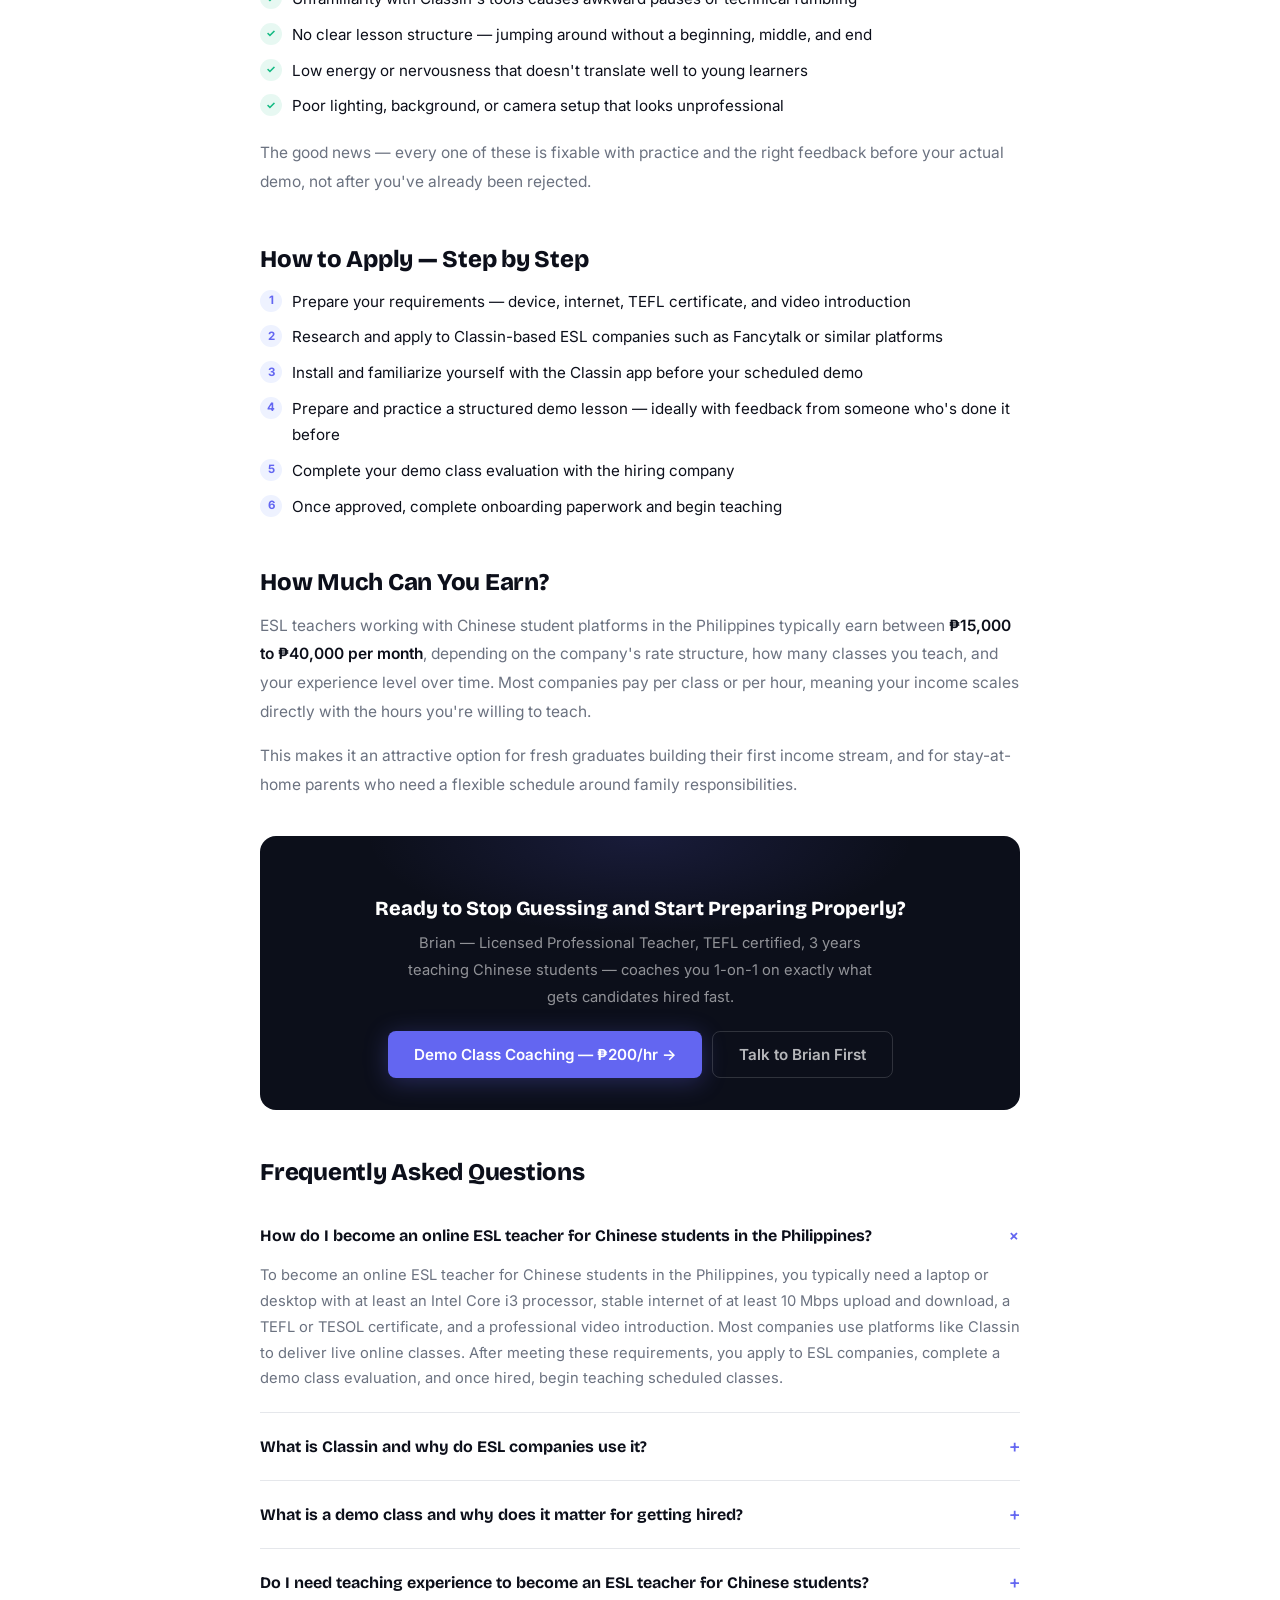
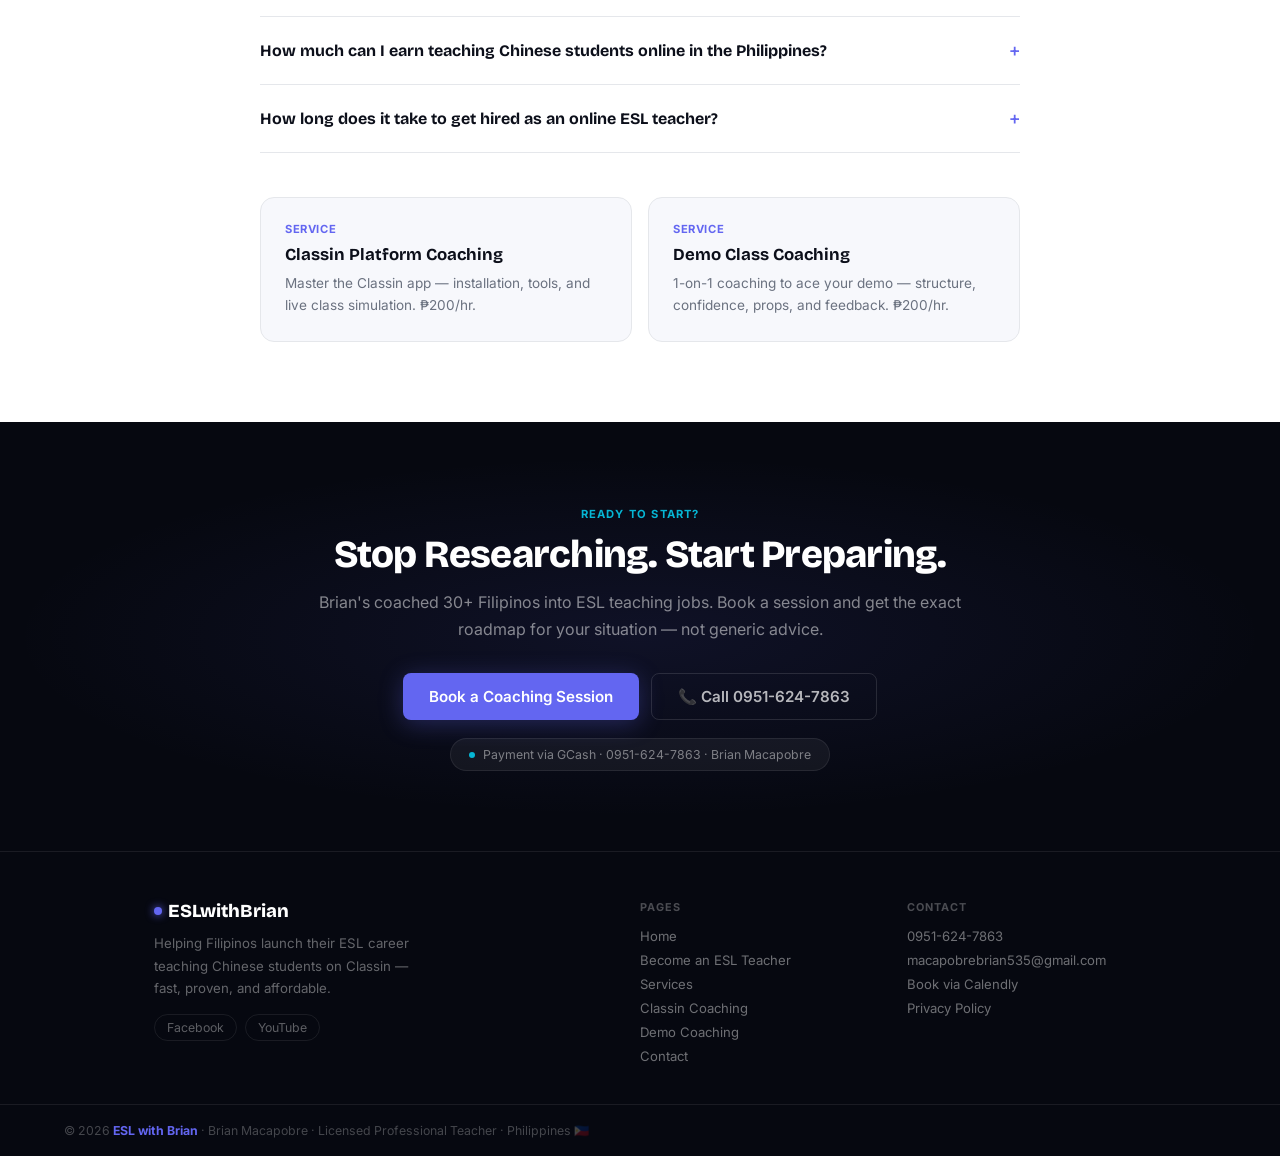
<file: become-esl-teacher.html>
<!DOCTYPE html>
<html lang="en">
<head>
<meta charset="UTF-8">
<meta name="viewport" content="width=device-width, initial-scale=1.0">
<title>How to Become an ESL Teacher for Chinese Students in the Philippines | ESL with Brian</title>
<meta name="description" content="Complete guide to becoming an online ESL teacher for Chinese students. Requirements, the Classin platform, demo classes, salary, and how to get hired fast — by Licensed Teacher Brian Macapobre.">
<meta name="robots" content="index, follow">
<link rel="canonical" href="https://eslwithbrian.com/become-esl-teacher.html">
<meta http-equiv="Content-Security-Policy" content="upgrade-insecure-requests">
<link rel="preconnect" href="https://fonts.googleapis.com">
<link rel="preconnect" href="https://fonts.gstatic.com" crossorigin>
<link href="https://fonts.googleapis.com/css2?family=Bricolage+Grotesque:wght@400;500;600;700;800&family=Inter:wght@300;400;500;600;700&display=swap" rel="stylesheet">
<script>(function(w,d,s,l,i){w[l]=w[l]||[];w[l].push({'gtm.start':new Date().getTime(),event:'gtm.js'});var f=d.getElementsByTagName(s)[0],j=d.createElement(s),dl=l!='dataLayer'?'&l='+l:'';j.async=true;j.src='https://www.googletagmanager.com/gtm.js?id='+i+dl;f.parentNode.insertBefore(j,f);})(window,document,'script','dataLayer','GTM-N32DR69S');</script>
<script type="application/ld+json">
{
  "@context": "https://schema.org",
  "@type": "FAQPage",
  "mainEntity": [
    {
      "@type": "Question",
      "name": "How do I become an online ESL teacher for Chinese students in the Philippines?",
      "acceptedAnswer": {
        "@type": "Answer",
        "text": "To become an online ESL teacher for Chinese students in the Philippines, you typically need a laptop or desktop with at least an Intel Core i3 processor, stable internet of at least 10 Mbps upload and download, a TEFL or TESOL certificate, and a professional video introduction. Most companies use platforms like Classin to deliver live online classes. After meeting these requirements, you apply to ESL companies, complete a demo class evaluation, and once hired, begin teaching scheduled classes."
      }
    },
    {
      "@type": "Question",
      "name": "What is Classin and why do ESL companies use it?",
      "acceptedAnswer": {
        "@type": "Answer",
        "text": "Classin is a virtual classroom platform widely used by Chinese ESL companies such as Fancytalk, HAIDA, and similar platforms to deliver live one-on-one and group English lessons. It includes built-in teaching tools like a whiteboard, reward stickers, screen sharing, and student progress tracking, designed specifically for teaching young Chinese learners online."
      }
    },
    {
      "@type": "Question",
      "name": "What is a demo class and why does it matter for getting hired?",
      "acceptedAnswer": {
        "@type": "Answer",
        "text": "A demo class is a short mock lesson that ESL companies require during the hiring process to evaluate a candidate's teaching ability, lesson structure, confidence, and platform skills before offering an actual teaching contract. Passing the demo class is the single most important step in getting hired as an ESL teacher for Chinese students, since most rejections happen at this stage rather than during the application itself."
      }
    },
    {
      "@type": "Question",
      "name": "Do I need teaching experience to become an ESL teacher for Chinese students?",
      "acceptedAnswer": {
        "@type": "Answer",
        "text": "No prior teaching experience is required to become an ESL teacher for Chinese students. Many companies hire fresh graduates, career shifters, and stay-at-home parents as long as they meet the technical requirements, hold or are willing to obtain a TEFL certificate, and can demonstrate basic teaching ability during the demo class evaluation."
      }
    },
    {
      "@type": "Question",
      "name": "How much can I earn teaching Chinese students online in the Philippines?",
      "acceptedAnswer": {
        "@type": "Answer",
        "text": "ESL teachers working with Chinese student platforms in the Philippines typically earn between ₱15,000 to ₱40,000 per month depending on the company, number of classes taught, and experience level. Income is usually based on a per-class or per-hour rate, allowing teachers to scale their earnings by taking on more sessions."
      }
    },
    {
      "@type": "Question",
      "name": "How long does it take to get hired as an online ESL teacher?",
      "acceptedAnswer": {
        "@type": "Answer",
        "text": "With proper preparation, most candidates can get hired as an online ESL teacher for Chinese students within 1 to 2 weeks. The timeline includes submitting an application, completing platform-specific training, passing a demo class evaluation, and finalizing onboarding paperwork with the hiring company."
      }
    }
  ]
}
</script>
<script type="application/ld+json">
{
  "@context": "https://schema.org",
  "@type": "Article",
  "headline": "How to Become an ESL Teacher for Chinese Students in the Philippines",
  "description": "Complete guide on requirements, the Classin platform, demo classes, and how to get hired fast as an ESL teacher for Chinese students in the Philippines.",
  "author": {
    "@type": "Person",
    "name": "Brian Macapobre",
    "jobTitle": "Licensed Professional Teacher, ESL Coach",
    "url": "https://eslwithbrian.com"
  },
  "publisher": {
    "@type": "Organization",
    "name": "ESL with Brian"
  },
  "datePublished": "2026-06-12",
  "dateModified": "2026-06-12"
}
</script>
<script type="application/ld+json">
{
  "@context": "https://schema.org",
  "@type": "BreadcrumbList",
  "itemListElement": [
    {"@type": "ListItem", "position": 1, "name": "Home", "item": "https://eslwithbrian.com/"},
    {"@type": "ListItem", "position": 2, "name": "Become an ESL Teacher", "item": "https://eslwithbrian.com/become-esl-teacher.html"}
  ]
}
</script>
<style>
*,*::before,*::after{box-sizing:border-box;margin:0;padding:0}
:root{
  --black:#060810;--dark:#0C0F1A;--dark-2:#111624;--dark-3:#181D2E;
  --white:#FFFFFF;--off-white:#F7F8FC;
  --text:#0C0F1A;--muted:#6B7280;--border:#E5E7EB;
  --border-dark:rgba(255,255,255,0.08);
  --accent:#6366F1;--accent-dark:#4F52D1;
  --accent-light:#EEF2FF;--accent-glow:rgba(99,102,241,0.3);
  --teal:#06B6D4;--green:#10B981;--amber:#F59E0B;
}
html{scroll-behavior:smooth}
body{font-family:'Inter',sans-serif;color:var(--text);background:var(--white);overflow-x:hidden;-webkit-font-smoothing:antialiased}

.topbar{background:var(--accent);padding:9px 5%;display:flex;align-items:center;justify-content:center;gap:20px;flex-wrap:wrap}
.topbar-text{font-size:.8rem;color:rgba(255,255,255,0.85);font-weight:500}
.topbar-phone{display:inline-flex;align-items:center;gap:6px;background:rgba(255,255,255,0.15);color:#fff;font-weight:700;font-size:.85rem;padding:4px 14px;border-radius:100px;text-decoration:none;transition:background .2s}
.topbar-phone:hover{background:rgba(255,255,255,0.25)}
.topbar-sep{color:rgba(255,255,255,0.3)}
.topbar-email{color:rgba(255,255,255,0.75);font-size:.8rem;text-decoration:none}
.topbar-email:hover{color:#fff}

nav{position:sticky;top:0;z-index:100;display:flex;align-items:center;justify-content:space-between;padding:0 5%;height:64px;background:rgba(6,8,16,0.95);backdrop-filter:blur(16px);border-bottom:1px solid var(--border-dark)}
.nav-logo{font-family:'Bricolage Grotesque',sans-serif;font-size:1.2rem;font-weight:800;color:#fff;text-decoration:none;display:flex;align-items:center;gap:7px}
.nav-logo-dot{width:8px;height:8px;border-radius:50%;background:var(--accent);box-shadow:0 0 8px var(--accent)}
.nav-links{display:flex;align-items:center;gap:4px}
.nav-links a{color:rgba(255,255,255,0.5);text-decoration:none;font-size:.82rem;font-weight:500;padding:6px 12px;border-radius:6px;transition:all .2s}
.nav-links a:hover{color:#fff;background:rgba(255,255,255,0.06)}
.nav-right{display:flex;align-items:center;gap:10px}
.nav-phone{color:var(--teal);font-weight:600;font-size:.82rem;text-decoration:none}
.nav-cta{background:var(--accent);color:#fff;padding:8px 18px;border-radius:7px;font-weight:600;font-size:.82rem;text-decoration:none;transition:all .2s;box-shadow:0 0 20px var(--accent-glow)}
.nav-cta:hover{background:var(--accent-dark);transform:translateY(-1px)}
.hamburger{display:none;background:none;border:none;color:#fff;font-size:1.3rem;cursor:pointer;padding:6px}

section{padding:80px 5%}
.section-inner{max-width:1000px;margin:0 auto}
.section-eyebrow{display:inline-flex;align-items:center;gap:6px;font-size:.7rem;font-weight:700;letter-spacing:1.2px;text-transform:uppercase;color:var(--accent);margin-bottom:12px}
.section-title{font-family:'Bricolage Grotesque',sans-serif;font-size:clamp(1.7rem,3vw,2.4rem);font-weight:800;line-height:1.15;color:var(--text);margin-bottom:14px;letter-spacing:-.02em}
.section-title.light{color:#fff}
.section-desc{font-size:1rem;color:var(--muted);line-height:1.75;max-width:600px}
.text-center{text-align:center}
.text-center .section-desc{margin:0 auto}

.btn-primary{display:inline-flex;align-items:center;gap:8px;background:var(--accent);color:#fff;padding:13px 26px;border-radius:8px;font-weight:600;font-size:.95rem;text-decoration:none;transition:all .2s;box-shadow:0 4px 24px var(--accent-glow)}
.btn-primary:hover{background:var(--accent-dark);transform:translateY(-2px)}
.btn-ghost{display:inline-flex;align-items:center;gap:8px;background:transparent;color:rgba(255,255,255,0.7);padding:13px 26px;border-radius:8px;font-weight:600;font-size:.95rem;text-decoration:none;border:1px solid rgba(255,255,255,0.12);transition:all .2s}
.btn-ghost:hover{border-color:rgba(255,255,255,0.3);color:#fff}

/* PAGE HERO */
.page-hero{background:var(--dark);padding:80px 5% 60px;position:relative;overflow:hidden}
.page-hero::before{content:'';position:absolute;inset:0;background:radial-gradient(ellipse 70% 60% at 60% 40%,rgba(99,102,241,0.1) 0%,transparent 60%)}
.page-hero-inner{max-width:1000px;margin:0 auto;position:relative;z-index:1}
.breadcrumb{font-size:.78rem;color:rgba(255,255,255,0.35);margin-bottom:18px}
.breadcrumb a{color:var(--accent);text-decoration:none}
.page-hero h1{font-family:'Bricolage Grotesque',sans-serif;font-size:clamp(1.9rem,3.6vw,2.9rem);font-weight:800;color:#fff;margin-bottom:16px;line-height:1.12;letter-spacing:-.02em}
.page-hero h1 em{font-style:normal;background:linear-gradient(135deg,#818CF8,#06B6D4);-webkit-background-clip:text;-webkit-text-fill-color:transparent;background-clip:text}
.page-hero p{font-size:1.02rem;color:rgba(255,255,255,0.55);max-width:640px;line-height:1.75;margin-bottom:24px}
.hero-meta{display:flex;gap:18px;flex-wrap:wrap;margin-bottom:28px}
.hero-meta-item{display:flex;align-items:center;gap:6px;font-size:.8rem;color:rgba(255,255,255,0.4)}

/* TOC */
.toc-box{background:var(--off-white);border:1px solid var(--border);border-radius:14px;padding:24px 28px;margin:0 auto 48px;max-width:1000px}
.toc-box h2{font-family:'Bricolage Grotesque',sans-serif;font-size:.95rem;font-weight:700;color:var(--text);margin-bottom:14px}
.toc-list{list-style:none;display:grid;grid-template-columns:1fr 1fr;gap:8px}
.toc-list a{display:flex;align-items:center;gap:8px;font-size:.87rem;color:var(--muted);text-decoration:none;transition:color .2s}
.toc-list a:hover{color:var(--accent)}
.toc-num{min-width:20px;height:20px;border-radius:50%;background:var(--accent-light);color:var(--accent);display:flex;align-items:center;justify-content:center;font-size:.7rem;font-weight:700;flex-shrink:0}

/* ARTICLE BODY */
.article-body{max-width:760px;margin:0 auto}
.article-body h2{font-family:'Bricolage Grotesque',sans-serif;font-size:1.5rem;font-weight:800;color:var(--text);margin:48px 0 16px;letter-spacing:-.01em;scroll-margin-top:80px}
.article-body h2:first-child{margin-top:0}
.article-body h3{font-family:'Bricolage Grotesque',sans-serif;font-size:1.15rem;font-weight:700;color:var(--text);margin:28px 0 12px}
.article-body p{font-size:.97rem;line-height:1.85;color:var(--muted);margin-bottom:16px}
.article-body p strong{color:var(--text);font-weight:600}
.article-body ul,.article-body ol{margin:16px 0 20px;padding-left:0}
.article-body ul li,.article-body ol li{list-style:none;display:flex;align-items:flex-start;gap:10px;font-size:.95rem;color:var(--text);line-height:1.7;margin-bottom:10px}
.article-body ul li::before{content:'✓';min-width:22px;height:22px;background:rgba(16,185,129,0.1);color:var(--green);border-radius:50%;display:flex;align-items:center;justify-content:center;font-weight:700;font-size:.68rem;flex-shrink:0;margin-top:1px}
.article-body ol{counter-reset:step}
.article-body ol li{counter-increment:step}
.article-body ol li::before{content:counter(step);min-width:22px;height:22px;background:var(--accent-light);color:var(--accent);border-radius:50%;display:flex;align-items:center;justify-content:center;font-weight:700;font-size:.72rem;flex-shrink:0;margin-top:1px}

/* INFO CALLOUT */
.callout{background:var(--accent-light);border-left:3px solid var(--accent);border-radius:10px;padding:18px 22px;margin:24px 0}
.callout-label{font-size:.72rem;font-weight:700;color:var(--accent);text-transform:uppercase;letter-spacing:.6px;margin-bottom:6px}
.callout p{color:var(--text);font-size:.92rem;margin-bottom:0}

/* REQUIREMENTS GRID (reused) */
.req-grid{display:grid;grid-template-columns:repeat(4,1fr);gap:16px;margin:24px 0}
.req-card{background:var(--off-white);border-radius:12px;padding:20px 16px;text-align:center;border:1px solid var(--border)}
.req-icon{font-size:1.6rem;margin-bottom:10px;display:block}
.req-card h4{font-weight:700;font-size:.85rem;color:var(--text);margin-bottom:6px}
.req-card p{font-size:.78rem;color:var(--muted);line-height:1.5;margin:0}

/* COMPANY GRID */
.company-grid{display:grid;grid-template-columns:repeat(3,1fr);gap:14px;margin:20px 0}
.company-card{background:#fff;border:1px solid var(--border);border-radius:10px;padding:16px;text-align:center}
.company-card strong{display:block;font-size:.92rem;color:var(--text);margin-bottom:4px}
.company-card span{font-size:.78rem;color:var(--muted)}

/* INLINE CTA */
.inline-cta{background:var(--dark);border-radius:16px;padding:32px;margin:36px 0;text-align:center;position:relative;overflow:hidden}
.inline-cta::before{content:'';position:absolute;inset:0;background:radial-gradient(ellipse 60% 60% at 50% 0%,rgba(99,102,241,0.15) 0%,transparent 60%)}
.inline-cta-inner{position:relative;z-index:1}
.inline-cta h3{font-family:'Bricolage Grotesque',sans-serif;font-size:1.25rem;font-weight:800;color:#fff;margin-bottom:10px}
.inline-cta p{color:rgba(255,255,255,0.55);font-size:.92rem;margin-bottom:20px;max-width:480px;margin-left:auto;margin-right:auto}
.inline-cta-actions{display:flex;gap:10px;justify-content:center;flex-wrap:wrap}

/* FAQ */
.faq-item{border-bottom:1px solid var(--border);padding:20px 0}
.faq-item:first-child{border-top:1px solid var(--border)}
.faq-q{font-family:'Bricolage Grotesque',sans-serif;font-weight:700;font-size:1rem;color:var(--text);cursor:pointer;display:flex;align-items:center;justify-content:space-between;gap:12px}
.faq-q::after{content:'+';font-size:1.4rem;color:var(--accent);font-weight:400;transition:transform .25s;flex-shrink:0}
.faq-item.open .faq-q::after{transform:rotate(45deg)}
.faq-a{font-size:.92rem;color:var(--muted);line-height:1.75;margin-top:0;max-height:0;overflow:hidden;transition:max-height .3s ease,margin-top .3s ease}
.faq-item.open .faq-a{margin-top:14px}

/* CTA BAND */
.cta-band{background:var(--black);padding:80px 5%;position:relative;overflow:hidden}
.cta-band::before{content:'';position:absolute;inset:0;background:radial-gradient(ellipse 70% 60% at 50% 50%,rgba(99,102,241,0.1) 0%,transparent 70%)}
.cta-band-inner{max-width:660px;margin:0 auto;text-align:center;position:relative;z-index:1}
.cta-band h2{font-family:'Bricolage Grotesque',sans-serif;font-size:clamp(1.8rem,3vw,2.8rem);font-weight:800;color:#fff;margin-bottom:14px;letter-spacing:-.02em;line-height:1.1}
.cta-band p{font-size:1rem;color:rgba(255,255,255,0.5);line-height:1.7;margin-bottom:30px}
.cta-actions{display:flex;gap:12px;justify-content:center;flex-wrap:wrap;margin-bottom:18px}
.gcash-pill{display:inline-flex;align-items:center;gap:8px;background:rgba(255,255,255,0.05);border:1px solid rgba(255,255,255,0.08);color:rgba(255,255,255,0.45);padding:8px 18px;border-radius:100px;font-size:.77rem}
.gcash-dot{width:6px;height:6px;background:var(--teal);border-radius:50%}

/* RELATED LINKS */
.related-grid{display:grid;grid-template-columns:1fr 1fr;gap:16px;margin-top:44px}
.related-card{background:var(--off-white);border:1px solid var(--border);border-radius:14px;padding:24px;text-decoration:none;transition:all .2s;display:block}
.related-card:hover{border-color:var(--accent);transform:translateY(-3px);box-shadow:0 10px 30px rgba(99,102,241,0.1)}
.related-card .rc-tag{font-size:.7rem;font-weight:700;color:var(--accent);text-transform:uppercase;letter-spacing:.6px;margin-bottom:8px}
.related-card h4{font-family:'Bricolage Grotesque',sans-serif;font-size:1.05rem;font-weight:700;color:var(--text);margin-bottom:8px}
.related-card p{font-size:.85rem;color:var(--muted);line-height:1.6;margin:0}

footer{background:var(--black);border-top:1px solid var(--border-dark)}
.footer-top{max-width:1100px;margin:0 auto;padding:48px 5% 32px;display:grid;grid-template-columns:2fr 1fr 1fr;gap:48px}
.footer-logo{font-family:'Bricolage Grotesque',sans-serif;font-size:1.15rem;font-weight:800;color:#fff;display:flex;align-items:center;gap:6px}
.footer-brand p{font-size:.83rem;color:rgba(255,255,255,0.38);line-height:1.7;margin:10px 0 14px;max-width:270px}
.footer-social-links{display:flex;gap:8px}
.footer-social-links a{color:rgba(255,255,255,0.35);font-size:.77rem;text-decoration:none;padding:5px 12px;border:1px solid rgba(255,255,255,0.08);border-radius:100px;transition:all .2s}
.footer-social-links a:hover{color:#fff;border-color:rgba(255,255,255,0.2)}
.footer-col h5{font-size:.68rem;font-weight:700;text-transform:uppercase;letter-spacing:1px;color:rgba(255,255,255,0.28);margin-bottom:14px}
.footer-col a{display:block;color:rgba(255,255,255,0.42);font-size:.82rem;text-decoration:none;margin-bottom:8px;transition:color .2s}
.footer-col a:hover{color:rgba(255,255,255,0.8)}
.footer-bottom{border-top:1px solid var(--border-dark);padding:18px 5%;display:flex;align-items:center;justify-content:space-between;flex-wrap:wrap;gap:10px}
.footer-bottom p{font-size:.77rem;color:rgba(255,255,255,0.25)}
.footer-bottom strong{color:var(--accent)}

@media(max-width:900px){
  .req-grid{grid-template-columns:repeat(2,1fr)}
  .company-grid{grid-template-columns:1fr 1fr}
  .footer-top{grid-template-columns:1fr 1fr}
}
@media(max-width:768px){
  .toc-list{grid-template-columns:1fr}
  .related-grid{grid-template-columns:1fr}
  .req-grid{grid-template-columns:1fr 1fr}
  .footer-top{grid-template-columns:1fr}
  .footer-bottom{flex-direction:column;text-align:center}
  .nav-links{display:none;position:absolute;top:100%;left:0;right:0;background:rgba(6,8,16,0.98);flex-direction:column;padding:16px 5%;gap:4px;border-bottom:1px solid var(--border-dark)}
  .nav-links.open{display:flex}
  .hamburger{display:block}
  .nav-phone{display:none}
  section{padding:56px 5%}
  .article-body h2{font-size:1.3rem;margin-top:36px}
}
@media(max-width:480px){.req-grid{grid-template-columns:1fr}}
</style>
</head>
<body>
<noscript><iframe src="https://www.googletagmanager.com/ns.html?id=GTM-N32DR69S" height="0" width="0" style="display:none;visibility:hidden"></iframe></noscript>
<div class="topbar">
  <span class="topbar-text">📞 Call or text Brian:</span>
  <a href="tel:+639516247863" class="topbar-phone">📱 0951-624-7863</a>
  <span class="topbar-sep">·</span>
  <a href="mailto:macapobrebrian535@gmail.com" class="topbar-email">macapobrebrian535@gmail.com</a>
</div>
<nav>
  <a href="index.html" class="nav-logo"><div class="nav-logo-dot"></div>ESLwithBrian</a>
  <div class="nav-links">
    <a href="index.html">Home</a>
    <a href="become-esl-teacher.html">Become an ESL Teacher</a>
    <a href="services.html">Services</a>
    <a href="classin-coaching.html">Classin Coaching</a>
    <a href="demo-coaching.html">Demo Coaching</a>
    <a href="contact.html">Contact</a>
  </div>
  <div class="nav-right">
    <a href="tel:+639516247863" class="nav-phone">📱 0951-624-7863</a>
    <a href="contact.html" class="nav-cta">Book a Session</a>
  </div>
  <button class="hamburger" onclick="document.querySelector('.nav-links').classList.toggle('open')" aria-label="Toggle menu">☰</button>
</nav>
<div class="page-hero">
  <div class="page-hero-inner">
    <div class="breadcrumb"><a href="index.html">Home</a> › Become an ESL Teacher</div>
    <h1>How to Become an ESL Teacher for <em>Chinese Students</em> in the Philippines</h1>
    <p>A complete, no-fluff guide covering requirements, the Classin platform, demo classes, realistic salary expectations, and exactly how to get hired — written by a Licensed Professional Teacher actively teaching Chinese students online.</p>
    <div class="hero-meta">
      <div class="hero-meta-item">✍️ By Brian Macapobre, LPT</div>
      <div class="hero-meta-item">📅 Updated June 2026</div>
      <div class="hero-meta-item">⏱️ 8 min read</div>
    </div>
    <a href="contact.html" class="btn-primary">Get 1-on-1 Coaching — ₱200/hr →</a>
  </div>
</div>

<section style="padding-bottom:0">
  <div class="toc-box">
    <h2>What You'll Learn In This Guide</h2>
    <ul class="toc-list">
      <li><a href="#what-is-esl"><span class="toc-num">1</span>What Does an Online ESL Teacher Do?</a></li>
      <li><a href="#requirements"><span class="toc-num">2</span>Requirements to Get Started</a></li>
      <li><a href="#what-is-classin"><span class="toc-num">3</span>What Is Classin?</a></li>
      <li><a href="#companies"><span class="toc-num">4</span>Companies That Hire on Classin</a></li>
      <li><a href="#demo-class"><span class="toc-num">5</span>What Is a Demo Class?</a></li>
      <li><a href="#how-to-apply"><span class="toc-num">6</span>How to Apply, Step by Step</a></li>
      <li><a href="#salary"><span class="toc-num">7</span>How Much Can You Earn?</a></li>
      <li><a href="#faq"><span class="toc-num">8</span>Frequently Asked Questions</a></li>
    </ul>
  </div>
</section>

<section style="padding-top:0">
  <div class="article-body">

    <h2 id="what-is-esl">What Does an Online ESL Teacher Do?</h2>
    <p>An online ESL (English as a Second Language) teacher for Chinese students teaches English to children and sometimes adults in China through live video classes. Unlike traditional classroom teaching, everything happens through a computer — you teach from home, the student joins from China, and a virtual classroom platform connects you both in real time.</p>
    <p>This has become one of the most accessible online careers for Filipinos because <strong>English fluency, not a teaching degree, is the primary requirement</strong> most companies look for. That said, certain technical and certification requirements still apply, which we'll cover next.</p>

    <h2 id="requirements">Requirements to Get Started</h2>
    <p>Before applying to any ESL company, make sure you have the following in place. These are the standard requirements across most Classin-based companies, including Fancytalk, HAIDA, and similar platforms.</p>
    <div class="req-grid">
      <div class="req-card"><span class="req-icon">💻</span><h4>Laptop/Desktop</h4><p>Minimum Intel Core i3 or equivalent</p></div>
      <div class="req-card"><span class="req-icon">📶</span><h4>Internet Speed</h4><p>At least 10 Mbps upload & download</p></div>
      <div class="req-card"><span class="req-icon">📜</span><h4>TEFL Certificate</h4><p>Most companies require this credential</p></div>
      <div class="req-card"><span class="req-icon">🎬</span><h4>Video Introduction</h4><p>A short, professional self-intro video</p></div>
    </div>
    <p>You do <strong>not</strong> need a college degree in Education or prior classroom teaching experience. Fresh graduates, career shifters, and stay-at-home parents are hired regularly — as long as the requirements above are met and the candidate performs well in the demo class.</p>

    <div class="callout">
      <div class="callout-label">Don't Have a TEFL Certificate Yet?</div>
      <p>This is the most common blocker for beginners. Brian can guide you toward an affordable, recognized TEFL option as part of coaching — message him directly to ask.</p>
    </div>

    <h2 id="what-is-classin">What Is Classin?</h2>
    <p><strong>Classin is a virtual classroom platform</strong> — not a company — used by many Chinese ESL companies to deliver live lessons. Think of it as the "venue" where your class happens, similar to how Zoom or Google Meet work, but built specifically for teaching young English learners.</p>
    <p>Classin includes built-in teaching tools most generic video call apps don't have:</p>
    <ul>
      <li>An interactive whiteboard for writing and drawing during lessons</li>
      <li>Reward stickers and gamified elements to keep young students engaged</li>
      <li>Screen sharing for slides, videos, and lesson materials</li>
      <li>Built-in audio and video specifically optimized for teaching</li>
    </ul>
    <p>If you've never heard of Classin before reading this, that's completely normal — <strong>most aspiring ESL teachers discover Classin only after they start researching specific companies</strong> to apply to. It is the technical foundation you'll need to learn regardless of which Classin-based company hires you.</p>

    <h2 id="companies">Companies That Hire on Classin</h2>
    <p>Several Chinese ESL companies use the Classin platform to connect Filipino and other international teachers with Chinese students. Brian currently teaches with <strong>Fancytalk</strong>, one of the active companies in this space.</p>
    <div class="company-grid">
      <div class="company-card"><strong>Fancytalk</strong><span>Active platform · Brian's current company</span></div>
      <div class="company-card"><strong>HAIDA</strong><span>Classin-based ESL company</span></div>
      <div class="company-card"><strong>Similar Platforms</strong><span>Several smaller agencies use Classin too</span></div>
    </div>
    <p>Regardless of which company hires you, the underlying skill — navigating Classin confidently — stays the same. This is exactly why platform-specific coaching matters more than generic ESL teaching advice.</p>

    <div class="inline-cta">
      <div class="inline-cta-inner">
        <h3>Never Used Classin Before?</h3>
        <p>Brian walks you through installation, settings, classroom tools, and a full live class simulation — so you walk into your demo confident, not confused.</p>
        <div class="inline-cta-actions">
          <a href="classin-coaching.html" class="btn-primary">Classin Coaching — ₱200/hr →</a>
        </div>
      </div>
    </div>

    <h2 id="demo-class">What Is a Demo Class — And Why It's the Hardest Part</h2>
    <p>A <strong>demo class</strong> is a short mock lesson, usually 5–10 minutes, that you perform during the hiring process. The company evaluates your lesson structure, confidence, pacing, and how well you use the platform's tools — all in real time.</p>
    <p><strong>This is where most candidates fail</strong> — not because they can't speak English well, but because they don't know what recruiters are specifically scoring them on. Common reasons candidates fail their demo:</p>
    <ul>
      <li>Unfamiliarity with Classin's tools causes awkward pauses or technical fumbling</li>
      <li>No clear lesson structure — jumping around without a beginning, middle, and end</li>
      <li>Low energy or nervousness that doesn't translate well to young learners</li>
      <li>Poor lighting, background, or camera setup that looks unprofessional</li>
    </ul>
    <p>The good news — every one of these is fixable with practice and the right feedback before your actual demo, not after you've already been rejected.</p>

    <h2 id="how-to-apply">How to Apply — Step by Step</h2>
    <ol>
      <li>Prepare your requirements — device, internet, TEFL certificate, and video introduction</li>
      <li>Research and apply to Classin-based ESL companies such as Fancytalk or similar platforms</li>
      <li>Install and familiarize yourself with the Classin app before your scheduled demo</li>
      <li>Prepare and practice a structured demo lesson — ideally with feedback from someone who's done it before</li>
      <li>Complete your demo class evaluation with the hiring company</li>
      <li>Once approved, complete onboarding paperwork and begin teaching</li>
    </ol>

    <h2 id="salary">How Much Can You Earn?</h2>
    <p>ESL teachers working with Chinese student platforms in the Philippines typically earn between <strong>₱15,000 to ₱40,000 per month</strong>, depending on the company's rate structure, how many classes you teach, and your experience level over time. Most companies pay per class or per hour, meaning your income scales directly with the hours you're willing to teach.</p>
    <p>This makes it an attractive option for fresh graduates building their first income stream, and for stay-at-home parents who need a flexible schedule around family responsibilities.</p>

    <div class="inline-cta">
      <div class="inline-cta-inner">
        <h3>Ready to Stop Guessing and Start Preparing Properly?</h3>
        <p>Brian — Licensed Professional Teacher, TEFL certified, 3 years teaching Chinese students — coaches you 1-on-1 on exactly what gets candidates hired fast.</p>
        <div class="inline-cta-actions">
          <a href="demo-coaching.html" class="btn-primary">Demo Class Coaching — ₱200/hr →</a>
          <a href="contact.html" class="btn-ghost" style="border-color:rgba(255,255,255,.15)">Talk to Brian First</a>
        </div>
      </div>
    </div>

    <h2 id="faq">Frequently Asked Questions</h2>

    <div class="faq-item open">
      <div class="faq-q" onclick="this.parentElement.classList.toggle('open')">How do I become an online ESL teacher for Chinese students in the Philippines?</div>
      <div class="faq-a">To become an online ESL teacher for Chinese students in the Philippines, you typically need a laptop or desktop with at least an Intel Core i3 processor, stable internet of at least 10 Mbps upload and download, a TEFL or TESOL certificate, and a professional video introduction. Most companies use platforms like Classin to deliver live online classes. After meeting these requirements, you apply to ESL companies, complete a demo class evaluation, and once hired, begin teaching scheduled classes.</div>
    </div>

    <div class="faq-item">
      <div class="faq-q" onclick="this.parentElement.classList.toggle('open')">What is Classin and why do ESL companies use it?</div>
      <div class="faq-a">Classin is a virtual classroom platform widely used by Chinese ESL companies such as Fancytalk, HAIDA, and similar platforms to deliver live one-on-one and group English lessons. It includes built-in teaching tools like a whiteboard, reward stickers, screen sharing, and student progress tracking, designed specifically for teaching young Chinese learners online.</div>
    </div>

    <div class="faq-item">
      <div class="faq-q" onclick="this.parentElement.classList.toggle('open')">What is a demo class and why does it matter for getting hired?</div>
      <div class="faq-a">A demo class is a short mock lesson that ESL companies require during the hiring process to evaluate a candidate's teaching ability, lesson structure, confidence, and platform skills before offering an actual teaching contract. Passing the demo class is the single most important step in getting hired as an ESL teacher for Chinese students, since most rejections happen at this stage rather than during the application itself.</div>
    </div>

    <div class="faq-item">
      <div class="faq-q" onclick="this.parentElement.classList.toggle('open')">Do I need teaching experience to become an ESL teacher for Chinese students?</div>
      <div class="faq-a">No prior teaching experience is required to become an ESL teacher for Chinese students. Many companies hire fresh graduates, career shifters, and stay-at-home parents as long as they meet the technical requirements, hold or are willing to obtain a TEFL certificate, and can demonstrate basic teaching ability during the demo class evaluation.</div>
    </div>

    <div class="faq-item">
      <div class="faq-q" onclick="this.parentElement.classList.toggle('open')">How much can I earn teaching Chinese students online in the Philippines?</div>
      <div class="faq-a">ESL teachers working with Chinese student platforms in the Philippines typically earn between ₱15,000 to ₱40,000 per month depending on the company, number of classes taught, and experience level. Income is usually based on a per-class or per-hour rate, allowing teachers to scale their earnings by taking on more sessions.</div>
    </div>

    <div class="faq-item">
      <div class="faq-q" onclick="this.parentElement.classList.toggle('open')">How long does it take to get hired as an online ESL teacher?</div>
      <div class="faq-a">With proper preparation, most candidates can get hired as an online ESL teacher for Chinese students within 1 to 2 weeks. The timeline includes submitting an application, completing platform-specific training, passing a demo class evaluation, and finalizing onboarding paperwork with the hiring company.</div>
    </div>

    <div class="related-grid">
      <a href="classin-coaching.html" class="related-card">
        <div class="rc-tag">Service</div>
        <h4>Classin Platform Coaching</h4>
        <p>Master the Classin app — installation, tools, and live class simulation. ₱200/hr.</p>
      </a>
      <a href="demo-coaching.html" class="related-card">
        <div class="rc-tag">Service</div>
        <h4>Demo Class Coaching</h4>
        <p>1-on-1 coaching to ace your demo — structure, confidence, props, and feedback. ₱200/hr.</p>
      </a>
    </div>

  </div>
</section>

<section class="cta-band">
  <div class="cta-band-inner">
    <span class="section-eyebrow" style="color:var(--teal)">Ready to Start?</span>
    <h2>Stop Researching. Start Preparing.</h2>
    <p>Brian's coached 30+ Filipinos into ESL teaching jobs. Book a session and get the exact roadmap for your situation — not generic advice.</p>
    <div class="cta-actions">
      <a href="contact.html" class="btn-primary">Book a Coaching Session</a>
      <a href="tel:+639516247863" class="btn-ghost">📞 Call 0951-624-7863</a>
    </div>
    <div class="gcash-pill"><div class="gcash-dot"></div>Payment via GCash · 0951-624-7863 · Brian Macapobre</div>
  </div>
</section>

<script>
document.addEventListener('DOMContentLoaded', function() {
  document.querySelectorAll('.faq-a').forEach(function(el) {
    el.style.maxHeight = el.parentElement.classList.contains('open') ? el.scrollHeight + 'px' : '0px';
  });
});
document.querySelectorAll('.faq-q').forEach(function(q) {
  q.addEventListener('click', function() {
    var item = q.parentElement;
    var answer = item.querySelector('.faq-a');
    if (item.classList.contains('open')) {
      answer.style.maxHeight = answer.scrollHeight + 'px';
      requestAnimationFrame(function(){ answer.style.maxHeight = '0px'; });
    } else {
      answer.style.maxHeight = answer.scrollHeight + 'px';
    }
  });
});
</script>

<footer>
  <div class="footer-top">
    <div class="footer-brand">
      <div class="footer-logo"><div class="nav-logo-dot"></div>ESLwithBrian</div>
      <p>Helping Filipinos launch their ESL career teaching Chinese students on Classin — fast, proven, and affordable.</p>
      <div class="footer-social-links">
        <a href="https://www.facebook.com/profile.php?id=61578360354091" target="_blank" rel="noopener">Facebook</a>
        <a href="https://www.youtube.com/@Brian-i5m" target="_blank" rel="noopener">YouTube</a>
      </div>
    </div>
    <div class="footer-col">
      <h5>Pages</h5>
      <a href="index.html">Home</a>
      <a href="become-esl-teacher.html">Become an ESL Teacher</a>
      <a href="services.html">Services</a>
      <a href="classin-coaching.html">Classin Coaching</a>
      <a href="demo-coaching.html">Demo Coaching</a>
      <a href="contact.html">Contact</a>
    </div>
    <div class="footer-col">
      <h5>Contact</h5>
      <a href="tel:+639516247863">0951-624-7863</a>
      <a href="mailto:macapobrebrian535@gmail.com">macapobrebrian535@gmail.com</a>
      <a href="https://calendly.com/macapobrebrian" target="_blank">Book via Calendly</a>
      <a href="privacy-policy.html">Privacy Policy</a>
    </div>
  </div>
  <div class="footer-bottom">
    <p>© 2026 <strong>ESL with Brian</strong> · Brian Macapobre · Licensed Professional Teacher · Philippines 🇵🇭</p>
    <div></div>
  </div>
</footer>
<!-- ── FLOATING MESSENGER BUTTON ── -->
<style>
.fb-float-wrap{
  position:fixed;bottom:28px;right:24px;z-index:9999;
  display:flex;flex-direction:column;align-items:flex-end;gap:10px;
}
.fb-tooltip{
  background:var(--dark,#0C0F1A);
  color:#fff;
  font-family:'Inter','DM Sans',sans-serif;
  font-size:.8rem;font-weight:600;
  padding:10px 16px;border-radius:10px;
  box-shadow:0 8px 24px rgba(0,0,0,0.25);
  white-space:nowrap;
  border:1px solid rgba(99,102,241,0.3);
  position:relative;
  animation:tooltipIn .4s .8s cubic-bezier(.175,.885,.32,1.275) both;
  cursor:default;
}
.fb-tooltip::after{
  content:'';
  position:absolute;bottom:-6px;right:22px;
  width:12px;height:12px;
  background:var(--dark,#0C0F1A);
  border-right:1px solid rgba(99,102,241,0.3);
  border-bottom:1px solid rgba(99,102,241,0.3);
  transform:rotate(45deg);
}
.fb-tooltip strong{color:#A5B4FC;display:block;margin-bottom:2px}
.fb-tooltip span{color:rgba(255,255,255,0.6);font-weight:400;font-size:.75rem}
.fb-tooltip .close-tip{
  position:absolute;top:6px;right:8px;
  color:rgba(255,255,255,0.35);cursor:pointer;
  font-size:.75rem;line-height:1;background:none;border:none;
  font-family:inherit;
}
.fb-tooltip .close-tip:hover{color:rgba(255,255,255,0.7)}
.fb-btn{
  width:58px;height:58px;border-radius:50%;
  background:linear-gradient(135deg,#0084FF,#0668E1);
  display:flex;align-items:center;justify-content:center;
  box-shadow:0 6px 20px rgba(0,132,255,0.45);
  cursor:pointer;text-decoration:none;
  transition:transform .2s,box-shadow .2s;
  animation:btnPop .5s .5s cubic-bezier(.175,.885,.32,1.275) both;
  position:relative;
}
.fb-btn:hover{transform:scale(1.1);box-shadow:0 8px 28px rgba(0,132,255,0.6)}
.fb-btn svg{width:28px;height:28px;fill:#fff}
/* Pulse ring */
.fb-btn::before{
  content:'';
  position:absolute;inset:-4px;border-radius:50%;
  border:2px solid rgba(0,132,255,0.4);
  animation:fbPulse 2.5s ease-out infinite;
}
@keyframes fbPulse{
  0%{transform:scale(1);opacity:.8}
  70%{transform:scale(1.35);opacity:0}
  100%{transform:scale(1.35);opacity:0}
}
@keyframes btnPop{
  from{opacity:0;transform:scale(0.5) translateY(20px)}
  to{opacity:1;transform:scale(1) translateY(0)}
}
@keyframes tooltipIn{
  from{opacity:0;transform:translateX(20px)}
  to{opacity:1;transform:translateX(0)}
}
@media(max-width:480px){
  .fb-float-wrap{bottom:18px;right:16px}
  .fb-btn{width:52px;height:52px}
  .fb-btn svg{width:24px;height:24px}
  .fb-tooltip{font-size:.75rem;padding:8px 14px}
}
</style>

<div class="fb-float-wrap" id="fb-float">
  <!-- Tooltip -->
  <div class="fb-tooltip" id="fb-tip">
    <button class="close-tip" onclick="document.getElementById('fb-tip').style.display='none'" aria-label="Close">✕</button>
    <strong>🎁 Free Coaching Checklist</strong>
    <span>Message Brian to get your PDF guide</span>
  </div>
  <!-- Messenger Button -->
  <a 
    href="https://m.me/61578360354091" 
    target="_blank" 
    rel="noopener noreferrer"
    class="fb-btn"
    aria-label="Message Brian on Facebook Messenger for free ESL coaching checklist"
    title="Message Brian on Messenger">
    <!-- Official Messenger icon SVG -->
    <svg viewBox="0 0 24 24" xmlns="http://www.w3.org/2000/svg">
      <path d="M12 2C6.477 2 2 6.145 2 11.243c0 2.929 1.406 5.546 3.619 7.28V22l3.309-1.818c.885.246 1.823.379 2.072.379 5.523 0 10-4.145 10-9.243S17.523 2 12 2zm1.05 12.442l-2.55-2.72-4.977 2.72 5.477-5.814 2.613 2.72 4.914-2.72-5.477 5.814z"/>
    </svg>
  </a>
</div>

<script>
// Auto-hide tooltip after 8 seconds
setTimeout(function(){
  var tip = document.getElementById('fb-tip');
  if(tip) tip.style.display = 'none';
}, 8000);
// Show tooltip again on hover of button
var btn = document.querySelector('.fb-btn');
var tip = document.getElementById('fb-tip');
if(btn && tip){
  btn.addEventListener('mouseenter', function(){
    tip.style.display = 'block';
  });
}
</script>
<!-- ── END FLOATING MESSENGER BUTTON ── -->

</body></html>
</file>
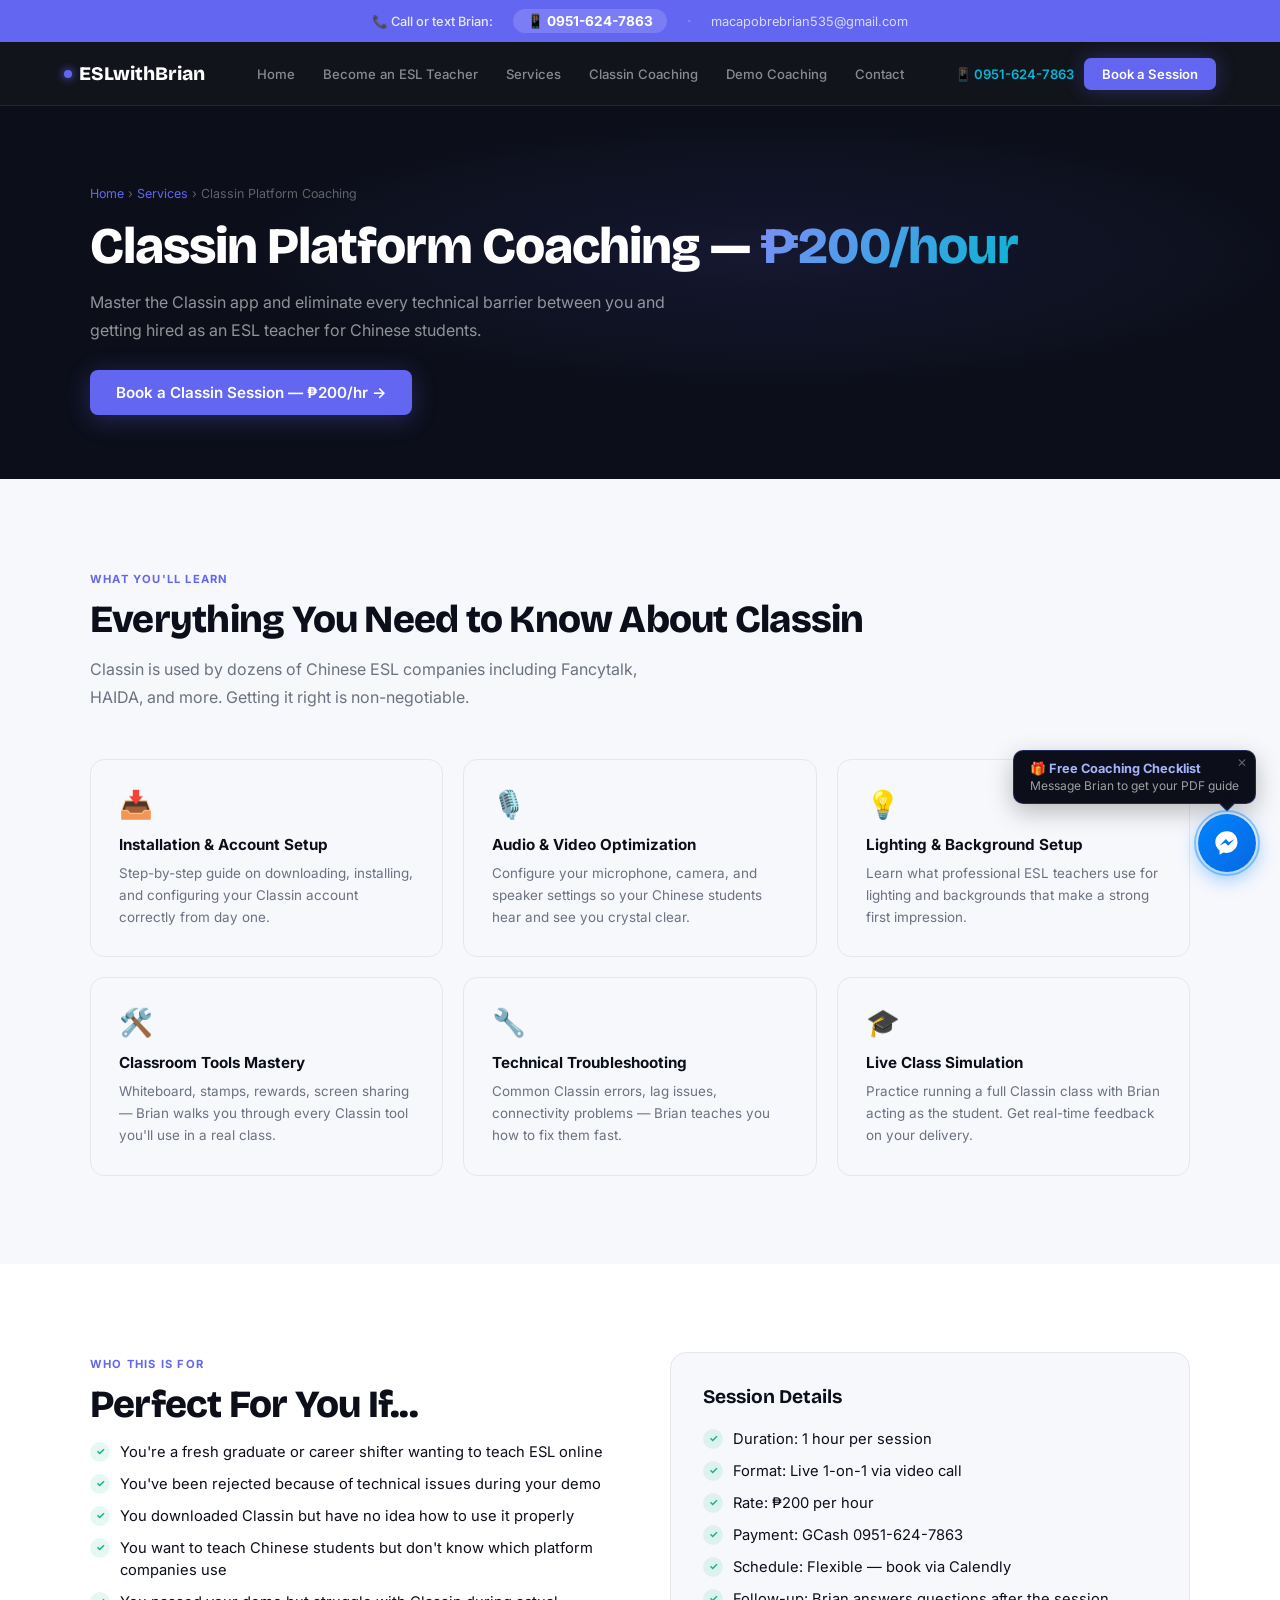
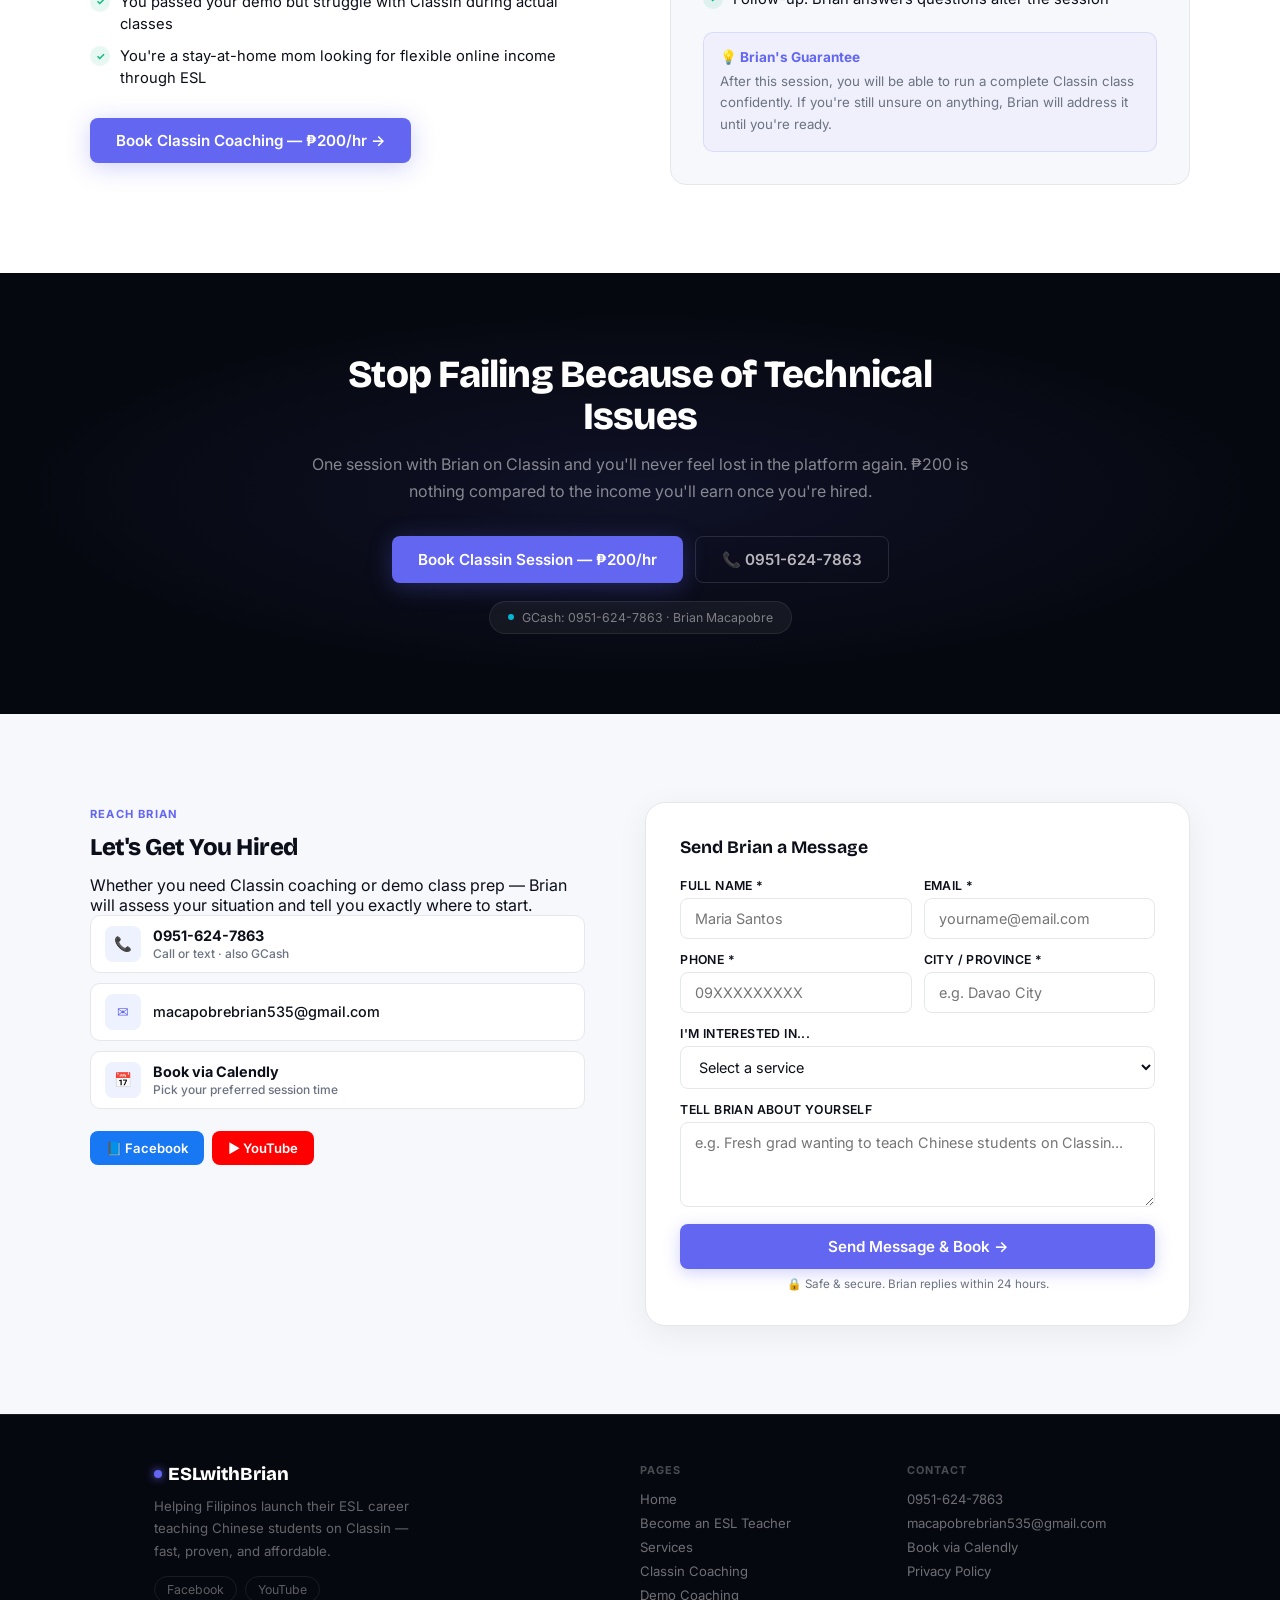
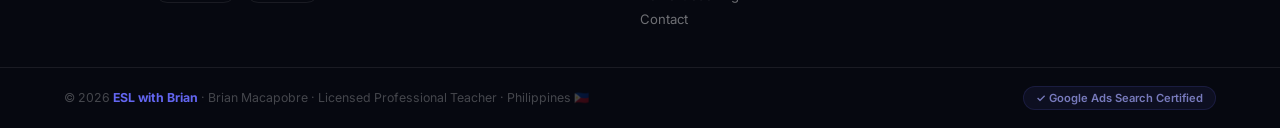
<file: classin-coaching.html>
<!DOCTYPE html>
<html lang="en">
<head>
<meta charset="UTF-8">
<meta name="viewport" content="width=device-width, initial-scale=1.0">
<title>Classin Platform Coaching Philippines | ₱200/hr — ESL with Brian</title>
<meta name="description" content="Learn how to use the Classin platform to teach Chinese students. Brian Macapobre's 1-on-1 coaching at ₱200/hr. Setup, tools, live class tips — get hired fast.">
<meta name="robots" content="index, follow">
<link rel="canonical" href="https://eslwithbrian.com/classin-coaching.html">
<meta http-equiv="Content-Security-Policy" content="upgrade-insecure-requests">
<link rel="preconnect" href="https://fonts.googleapis.com">
<link rel="preconnect" href="https://fonts.gstatic.com" crossorigin>
<link href="https://fonts.googleapis.com/css2?family=Bricolage+Grotesque:wght@400;500;600;700;800&family=Inter:wght@300;400;500;600;700&display=swap" rel="stylesheet">
<script>(function(w,d,s,l,i){w[l]=w[l]||[];w[l].push({'gtm.start':new Date().getTime(),event:'gtm.js'});var f=d.getElementsByTagName(s)[0],j=d.createElement(s),dl=l!='dataLayer'?'&l='+l:'';j.async=true;j.src='https://www.googletagmanager.com/gtm.js?id='+i+dl;f.parentNode.insertBefore(j,f);})(window,document,'script','dataLayer','GTM-N32DR69S');</script>
<style>
*,*::before,*::after{box-sizing:border-box;margin:0;padding:0}
:root{
  --black:#060810;--dark:#0C0F1A;--dark-2:#111624;--dark-3:#181D2E;
  --white:#FFFFFF;--off-white:#F7F8FC;
  --text:#0C0F1A;--muted:#6B7280;--border:#E5E7EB;
  --border-dark:rgba(255,255,255,0.08);
  --accent:#6366F1;--accent-dark:#4F52D1;
  --accent-light:#EEF2FF;--accent-glow:rgba(99,102,241,0.3);
  --teal:#06B6D4;--green:#10B981;--amber:#F59E0B;
}
html{scroll-behavior:smooth}
body{font-family:'Inter',sans-serif;color:var(--text);background:var(--white);overflow-x:hidden;-webkit-font-smoothing:antialiased}

/* TOPBAR */
.topbar{background:var(--accent);padding:9px 5%;display:flex;align-items:center;justify-content:center;gap:20px;flex-wrap:wrap}
.topbar-text{font-size:.8rem;color:rgba(255,255,255,0.85);font-weight:500}
.topbar-phone{display:inline-flex;align-items:center;gap:6px;background:rgba(255,255,255,0.15);color:#fff;font-weight:700;font-size:.85rem;padding:4px 14px;border-radius:100px;text-decoration:none;transition:background .2s}
.topbar-phone:hover{background:rgba(255,255,255,0.25)}
.topbar-sep{color:rgba(255,255,255,0.3)}
.topbar-email{color:rgba(255,255,255,0.75);font-size:.8rem;text-decoration:none}
.topbar-email:hover{color:#fff}

/* NAV */
nav{position:sticky;top:0;z-index:100;display:flex;align-items:center;justify-content:space-between;padding:0 5%;height:64px;background:rgba(6,8,16,0.95);backdrop-filter:blur(16px);border-bottom:1px solid var(--border-dark)}
.nav-logo{font-family:'Bricolage Grotesque',sans-serif;font-size:1.2rem;font-weight:800;color:#fff;text-decoration:none;display:flex;align-items:center;gap:7px}
.nav-logo-dot{width:8px;height:8px;border-radius:50%;background:var(--accent);box-shadow:0 0 8px var(--accent)}
.nav-links{display:flex;align-items:center;gap:4px}
.nav-links a{color:rgba(255,255,255,0.5);text-decoration:none;font-size:.82rem;font-weight:500;padding:6px 12px;border-radius:6px;transition:all .2s}
.nav-links a:hover{color:#fff;background:rgba(255,255,255,0.06)}
.nav-right{display:flex;align-items:center;gap:10px}
.nav-phone{color:var(--teal);font-weight:600;font-size:.82rem;text-decoration:none}
.nav-cta{background:var(--accent);color:#fff;padding:8px 18px;border-radius:7px;font-weight:600;font-size:.82rem;text-decoration:none;transition:all .2s;box-shadow:0 0 20px var(--accent-glow)}
.nav-cta:hover{background:var(--accent-dark);transform:translateY(-1px)}
.hamburger{display:none;background:none;border:none;color:#fff;font-size:1.3rem;cursor:pointer;padding:6px}

/* SECTION BASE */
section{padding:88px 5%}
.section-inner{max-width:1100px;margin:0 auto}
.section-eyebrow{display:inline-flex;align-items:center;gap:6px;font-size:.7rem;font-weight:700;letter-spacing:1.2px;text-transform:uppercase;color:var(--accent);margin-bottom:12px}
.section-title{font-family:'Bricolage Grotesque',sans-serif;font-size:clamp(1.8rem,3vw,2.6rem);font-weight:800;line-height:1.1;color:var(--text);margin-bottom:14px;letter-spacing:-.02em}
.section-title.light{color:#fff}
.section-desc{font-size:1rem;color:var(--muted);line-height:1.75;max-width:580px}
.section-desc.light{color:rgba(255,255,255,0.55)}
.text-center{text-align:center}
.text-center .section-desc{margin:0 auto}

/* BUTTONS */
.btn-primary{display:inline-flex;align-items:center;gap:8px;background:var(--accent);color:#fff;padding:13px 26px;border-radius:8px;font-weight:600;font-size:.95rem;text-decoration:none;transition:all .2s;box-shadow:0 4px 24px var(--accent-glow)}
.btn-primary:hover{background:var(--accent-dark);transform:translateY(-2px);box-shadow:0 6px 32px var(--accent-glow)}
.btn-ghost{display:inline-flex;align-items:center;gap:8px;background:transparent;color:rgba(255,255,255,0.7);padding:13px 26px;border-radius:8px;font-weight:600;font-size:.95rem;text-decoration:none;border:1px solid rgba(255,255,255,0.12);transition:all .2s}
.btn-ghost:hover{border-color:rgba(255,255,255,0.3);color:#fff}
.btn-outline-accent{display:inline-flex;align-items:center;gap:8px;background:transparent;color:var(--accent);padding:11px 22px;border-radius:8px;font-weight:600;font-size:.9rem;text-decoration:none;border:1.5px solid rgba(99,102,241,0.3);transition:all .2s}
.btn-outline-accent:hover{background:rgba(99,102,241,0.08);border-color:var(--accent)}

/* PAGE HERO (inner pages) */
.page-hero{background:var(--dark);padding:80px 5% 64px;position:relative;overflow:hidden}
.page-hero::before{content:'';position:absolute;inset:0;background:radial-gradient(ellipse 70% 60% at 60% 40%,rgba(99,102,241,0.1) 0%,transparent 60%)}
.page-hero-inner{max-width:1100px;margin:0 auto;position:relative;z-index:1}
.breadcrumb{font-size:.78rem;color:rgba(255,255,255,0.35);margin-bottom:18px}
.breadcrumb a{color:var(--accent);text-decoration:none}
.page-hero h1{font-family:'Bricolage Grotesque',sans-serif;font-size:clamp(2rem,4vw,3.2rem);font-weight:800;color:#fff;margin-bottom:14px;line-height:1.08;letter-spacing:-.02em}
.page-hero h1 em{font-style:normal;background:linear-gradient(135deg,#818CF8,#06B6D4);-webkit-background-clip:text;-webkit-text-fill-color:transparent;background-clip:text}
.page-hero p{font-size:1rem;color:rgba(255,255,255,0.55);max-width:580px;line-height:1.75;margin-bottom:26px}

/* FEATURES GRID */
.features-grid{display:grid;grid-template-columns:repeat(3,1fr);gap:20px;margin-top:48px}
.feature-card{background:var(--off-white);border-radius:14px;padding:28px;border:1px solid var(--border);transition:all .25s;position:relative;overflow:hidden}
.feature-card::before{content:'';position:absolute;top:0;left:0;right:0;height:2px;background:linear-gradient(90deg,var(--accent),var(--teal));opacity:0;transition:opacity .25s}
.feature-card:hover{transform:translateY(-5px);box-shadow:0 12px 32px rgba(99,102,241,0.1);border-color:rgba(99,102,241,0.2)}
.feature-card:hover::before{opacity:1}
.feature-icon{font-size:1.7rem;margin-bottom:14px;display:block}
.feature-card h4{font-weight:700;font-size:.95rem;color:var(--text);margin-bottom:8px}
.feature-card p{font-size:.84rem;color:var(--muted);line-height:1.65}

/* CHECKLIST */
.checklist{list-style:none;display:flex;flex-direction:column;gap:10px;margin-top:16px}
.checklist li{display:flex;align-items:flex-start;gap:10px;font-size:.92rem;color:var(--text);line-height:1.5}
.checklist li::before{content:'✓';min-width:20px;height:20px;background:rgba(16,185,129,0.1);color:var(--green);border-radius:50%;display:flex;align-items:center;justify-content:center;font-weight:700;font-size:.65rem;flex-shrink:0;margin-top:1px}

/* SERVICE DETAIL BOX */
.detail-box{background:var(--off-white);border-radius:16px;padding:32px;border:1px solid var(--border)}
.detail-box h3{font-family:'Bricolage Grotesque',sans-serif;font-size:1.2rem;font-weight:700;color:var(--text);margin-bottom:20px}

/* GUARANTEE BOX */
.guarantee-box{margin-top:22px;padding:16px;background:rgba(99,102,241,0.05);border:1px solid rgba(99,102,241,0.15);border-radius:10px}
.guarantee-box p:first-child{font-size:.85rem;font-weight:700;color:var(--accent);margin-bottom:6px}
.guarantee-box p:last-child{font-size:.83rem;color:var(--muted);line-height:1.6}

/* DARK SERVICE CARDS */
.dark-cards-grid{display:grid;grid-template-columns:1fr 1fr;gap:20px;margin-top:48px}
.dark-card{background:var(--dark-3);border:1px solid var(--border-dark);border-radius:20px;padding:34px;transition:all .25s;position:relative;overflow:hidden}
.dark-card:hover{border-color:rgba(99,102,241,0.3);transform:translateY(-4px);box-shadow:0 16px 48px rgba(99,102,241,0.12)}
.dark-card.featured{border-color:rgba(99,102,241,0.35);background:linear-gradient(135deg,rgba(99,102,241,0.07),var(--dark-3))}
.dark-card-icon{width:50px;height:50px;border-radius:13px;background:rgba(99,102,241,0.1);border:1px solid rgba(99,102,241,0.2);display:flex;align-items:center;justify-content:center;font-size:1.3rem;margin-bottom:18px}
.dark-card h3{font-family:'Bricolage Grotesque',sans-serif;font-size:1.2rem;font-weight:700;color:#fff;margin-bottom:10px}
.dark-card p{font-size:.87rem;color:rgba(255,255,255,0.5);line-height:1.7;margin-bottom:18px}
.dark-card-price{font-family:'Bricolage Grotesque',sans-serif;font-size:1.8rem;font-weight:800;color:#fff}
.dark-card-price span{font-size:.82rem;font-family:'Inter',sans-serif;font-weight:400;color:rgba(255,255,255,0.4)}
.promo-tag{display:inline-flex;align-items:center;gap:5px;background:rgba(16,185,129,0.1);border:1px solid rgba(16,185,129,0.2);color:var(--green);font-size:.7rem;font-weight:600;padding:3px 10px;border-radius:100px;margin:10px 0 18px}
.dark-features{list-style:none;display:flex;flex-direction:column;gap:7px;margin-bottom:22px}
.dark-features li{display:flex;align-items:center;gap:8px;font-size:.83rem;color:rgba(255,255,255,0.55)}
.dark-features li::before{content:'✓';width:16px;height:16px;border-radius:50%;background:rgba(16,185,129,0.1);color:var(--green);display:flex;align-items:center;justify-content:center;font-size:.6rem;font-weight:700;flex-shrink:0}
.badge-hot{position:absolute;top:18px;right:18px;background:var(--accent);color:#fff;font-size:.65rem;font-weight:700;letter-spacing:.5px;text-transform:uppercase;padding:3px 10px;border-radius:100px}

/* CTA BAND */
.cta-band{background:var(--black);padding:80px 5%;position:relative;overflow:hidden}
.cta-band::before{content:'';position:absolute;inset:0;background:radial-gradient(ellipse 70% 60% at 50% 50%,rgba(99,102,241,0.1) 0%,transparent 70%)}
.cta-band-inner{max-width:660px;margin:0 auto;text-align:center;position:relative;z-index:1}
.cta-band h2{font-family:'Bricolage Grotesque',sans-serif;font-size:clamp(1.8rem,3vw,2.8rem);font-weight:800;color:#fff;margin-bottom:14px;letter-spacing:-.02em;line-height:1.1}
.cta-band p{font-size:1rem;color:rgba(255,255,255,0.5);line-height:1.7;margin-bottom:30px}
.cta-actions{display:flex;gap:12px;justify-content:center;flex-wrap:wrap;margin-bottom:18px}
.gcash-pill{display:inline-flex;align-items:center;gap:8px;background:rgba(255,255,255,0.05);border:1px solid rgba(255,255,255,0.08);color:rgba(255,255,255,0.45);padding:8px 18px;border-radius:100px;font-size:.77rem}
.gcash-dot{width:6px;height:6px;background:var(--teal);border-radius:50%}

/* CONTACT */
.contact-grid{display:grid;grid-template-columns:1fr 1.1fr;gap:60px;align-items:start}
.contact-info-title{font-family:'Bricolage Grotesque',sans-serif;font-size:1.5rem;font-weight:800;color:var(--text);margin-bottom:14px;letter-spacing:-.02em}
.contact-info p{font-size:.93rem;color:var(--muted);line-height:1.7;margin-bottom:22px}
.contact-links{display:flex;flex-direction:column;gap:10px;margin-bottom:22px}
.contact-link{display:flex;align-items:center;gap:12px;font-size:.9rem;color:var(--text);text-decoration:none;font-weight:500;padding:10px 14px;border-radius:10px;border:1px solid var(--border);background:#fff;transition:all .2s}
.contact-link:hover{border-color:var(--accent);box-shadow:0 4px 12px rgba(99,102,241,0.1)}
.contact-link-icon{width:36px;height:36px;border-radius:8px;background:var(--accent-light);color:var(--accent);display:flex;align-items:center;justify-content:center;font-size:.9rem;flex-shrink:0}
.socials-row{display:flex;gap:8px}
.social-btn{display:inline-flex;align-items:center;gap:7px;padding:9px 16px;border-radius:8px;font-weight:600;font-size:.82rem;text-decoration:none;transition:all .2s}
.social-btn.fb{background:#1877F2;color:#fff}
.social-btn.fb:hover{background:#1461c7}
.social-btn.yt{background:#FF0000;color:#fff}
.social-btn.yt:hover{background:#cc0000}
.contact-form-card{background:#fff;border-radius:20px;padding:34px;border:1px solid var(--border);box-shadow:0 8px 32px rgba(0,0,0,0.06)}
.contact-form-card h4{font-family:'Bricolage Grotesque',sans-serif;font-size:1.1rem;font-weight:700;color:var(--text);margin-bottom:20px}
.form-group{margin-bottom:13px}
.form-group label{display:block;font-weight:600;font-size:.77rem;color:var(--text);margin-bottom:5px;text-transform:uppercase;letter-spacing:.4px}
.form-group input,.form-group textarea,.form-group select{width:100%;padding:11px 14px;border:1.5px solid var(--border);border-radius:8px;font-family:'Inter',sans-serif;font-size:.9rem;color:var(--text);background:#fff;outline:none;transition:border-color .2s,box-shadow .2s}
.form-group input:focus,.form-group textarea:focus,.form-group select:focus{border-color:var(--accent);box-shadow:0 0 0 3px rgba(99,102,241,0.1)}
.form-group textarea{min-height:85px;resize:vertical}
.form-row{display:grid;grid-template-columns:1fr 1fr;gap:12px}
.btn-submit{width:100%;padding:13px;background:var(--accent);color:#fff;border:none;border-radius:8px;font-family:'Inter',sans-serif;font-size:.95rem;font-weight:600;cursor:pointer;transition:all .2s;box-shadow:0 4px 16px var(--accent-glow)}
.btn-submit:hover{background:var(--accent-dark);transform:translateY(-1px)}
.form-note{font-size:.73rem;color:var(--muted);text-align:center;margin-top:8px}

/* FOOTER */
footer{background:var(--black);border-top:1px solid var(--border-dark)}
.footer-top{max-width:1100px;margin:0 auto;padding:48px 5% 32px;display:grid;grid-template-columns:2fr 1fr 1fr;gap:48px}
.footer-logo{font-family:'Bricolage Grotesque',sans-serif;font-size:1.15rem;font-weight:800;color:#fff;display:flex;align-items:center;gap:6px}
.footer-brand p{font-size:.83rem;color:rgba(255,255,255,0.38);line-height:1.7;margin:10px 0 14px;max-width:270px}
.footer-social-links{display:flex;gap:8px}
.footer-social-links a{color:rgba(255,255,255,0.35);font-size:.77rem;text-decoration:none;padding:5px 12px;border:1px solid rgba(255,255,255,0.08);border-radius:100px;transition:all .2s}
.footer-social-links a:hover{color:#fff;border-color:rgba(255,255,255,0.2)}
.footer-col h5{font-size:.68rem;font-weight:700;text-transform:uppercase;letter-spacing:1px;color:rgba(255,255,255,0.28);margin-bottom:14px}
.footer-col a{display:block;color:rgba(255,255,255,0.42);font-size:.82rem;text-decoration:none;margin-bottom:8px;transition:color .2s}
.footer-col a:hover{color:rgba(255,255,255,0.8)}
.footer-bottom{border-top:1px solid var(--border-dark);padding:18px 5%;display:flex;align-items:center;justify-content:space-between;flex-wrap:wrap;gap:10px}
.footer-bottom p{font-size:.77rem;color:rgba(255,255,255,0.25)}
.footer-bottom strong{color:var(--accent)}
.footer-badge{display:inline-flex;align-items:center;gap:6px;background:rgba(99,102,241,0.08);border:1px solid rgba(99,102,241,0.15);color:rgba(165,168,255,0.7);font-size:.7rem;font-weight:600;padding:4px 12px;border-radius:100px}

/* RESPONSIVE */
@media(max-width:900px){
  .features-grid{grid-template-columns:repeat(2,1fr)}
  .footer-top{grid-template-columns:1fr 1fr}
}
@media(max-width:768px){
  .dark-cards-grid{grid-template-columns:1fr}
  .contact-grid{grid-template-columns:1fr}
  .form-row{grid-template-columns:1fr}
  .features-grid{grid-template-columns:1fr 1fr}
  .footer-top{grid-template-columns:1fr}
  .footer-bottom{flex-direction:column;text-align:center}
  .nav-links{display:none;position:absolute;top:100%;left:0;right:0;background:rgba(6,8,16,0.98);flex-direction:column;padding:16px 5%;gap:4px;border-bottom:1px solid var(--border-dark)}
  .nav-links.open{display:flex}
  .hamburger{display:block}
  .nav-phone{display:none}
  section{padding:64px 5%}
}
@media(max-width:480px){.features-grid{grid-template-columns:1fr}}
</style>
</head>
<body>
<noscript><iframe src="https://www.googletagmanager.com/ns.html?id=GTM-N32DR69S" height="0" width="0" style="display:none;visibility:hidden"></iframe></noscript>
<div class="topbar">
  <span class="topbar-text">📞 Call or text Brian:</span>
  <a href="tel:+639516247863" class="topbar-phone">📱 0951-624-7863</a>
  <span class="topbar-sep">·</span>
  <a href="mailto:macapobrebrian535@gmail.com" class="topbar-email">macapobrebrian535@gmail.com</a>
</div>
<nav>
  <a href="index.html" class="nav-logo"><div class="nav-logo-dot"></div>ESLwithBrian</a>
  <div class="nav-links">
    <a href="index.html">Home</a>
    <a href="become-esl-teacher.html">Become an ESL Teacher</a>
    <a href="services.html">Services</a>
    <a href="classin-coaching.html">Classin Coaching</a>
    <a href="demo-coaching.html">Demo Coaching</a>
    <a href="contact.html">Contact</a>
  </div>
  <div class="nav-right">
    <a href="tel:+639516247863" class="nav-phone">📱 0951-624-7863</a>
    <a href="contact.html" class="nav-cta">Book a Session</a>
  </div>
  <button class="hamburger" onclick="document.querySelector('.nav-links').classList.toggle('open')" aria-label="Toggle menu">☰</button>
</nav>

<div class="page-hero">
  <div class="page-hero-inner">
    <div class="breadcrumb"><a href="index.html">Home</a> › <a href="services.html">Services</a> › Classin Platform Coaching</div>
    <h1>Classin Platform Coaching — <em>₱200/hour</em></h1>
    <p>Master the Classin app and eliminate every technical barrier between you and getting hired as an ESL teacher for Chinese students.</p>
    <a href="contact.html" class="btn-primary">Book a Classin Session — ₱200/hr →</a>
  </div>
</div>

<section style="background:var(--off-white)">
  <div class="section-inner">
    <div class="section-eyebrow">What You'll Learn</div>
    <h2 class="section-title">Everything You Need to Know About Classin</h2>
    <p class="section-desc">Classin is used by dozens of Chinese ESL companies including Fancytalk, HAIDA, and more. Getting it right is non-negotiable.</p>
    <div class="features-grid">
      <div class="feature-card"><div class="feature-icon">📥</div><h4>Installation & Account Setup</h4><p>Step-by-step guide on downloading, installing, and configuring your Classin account correctly from day one.</p></div>
      <div class="feature-card"><div class="feature-icon">🎙️</div><h4>Audio & Video Optimization</h4><p>Configure your microphone, camera, and speaker settings so your Chinese students hear and see you crystal clear.</p></div>
      <div class="feature-card"><div class="feature-icon">💡</div><h4>Lighting & Background Setup</h4><p>Learn what professional ESL teachers use for lighting and backgrounds that make a strong first impression.</p></div>
      <div class="feature-card"><div class="feature-icon">🛠️</div><h4>Classroom Tools Mastery</h4><p>Whiteboard, stamps, rewards, screen sharing — Brian walks you through every Classin tool you'll use in a real class.</p></div>
      <div class="feature-card"><div class="feature-icon">🔧</div><h4>Technical Troubleshooting</h4><p>Common Classin errors, lag issues, connectivity problems — Brian teaches you how to fix them fast.</p></div>
      <div class="feature-card"><div class="feature-icon">🎓</div><h4>Live Class Simulation</h4><p>Practice running a full Classin class with Brian acting as the student. Get real-time feedback on your delivery.</p></div>
    </div>
  </div>
</section>

<section style="background:#fff">
  <div class="section-inner">
    <div style="display:grid;grid-template-columns:1fr 1fr;gap:60px;align-items:start">
      <div>
        <div class="section-eyebrow">Who This Is For</div>
        <h2 class="section-title">Perfect For You If...</h2>
        <ul class="checklist">
          <li>You're a fresh graduate or career shifter wanting to teach ESL online</li>
          <li>You've been rejected because of technical issues during your demo</li>
          <li>You downloaded Classin but have no idea how to use it properly</li>
          <li>You want to teach Chinese students but don't know which platform companies use</li>
          <li>You passed your demo but struggle with Classin during actual classes</li>
          <li>You're a stay-at-home mom looking for flexible online income through ESL</li>
        </ul>
        <div style="margin-top:28px">
          <a href="contact.html" class="btn-primary">Book Classin Coaching — ₱200/hr →</a>
        </div>
      </div>
      <div class="detail-box">
        <h3>Session Details</h3>
        <ul class="checklist">
          <li>Duration: 1 hour per session</li>
          <li>Format: Live 1-on-1 via video call</li>
          <li>Rate: ₱200 per hour</li>
          <li>Payment: GCash 0951-624-7863</li>
          <li>Schedule: Flexible — book via Calendly</li>
          <li>Follow-up: Brian answers questions after the session</li>
        </ul>
        <div class="guarantee-box">
          <p>💡 Brian's Guarantee</p>
          <p>After this session, you will be able to run a complete Classin class confidently. If you're still unsure on anything, Brian will address it until you're ready.</p>
        </div>
      </div>
    </div>
  </div>
</section>

<section class="cta-band">
  <div class="cta-band-inner">
    <h2>Stop Failing Because of Technical Issues</h2>
    <p>One session with Brian on Classin and you'll never feel lost in the platform again. ₱200 is nothing compared to the income you'll earn once you're hired.</p>
    <div class="cta-actions">
      <a href="contact.html" class="btn-primary">Book Classin Session — ₱200/hr</a>
      <a href="tel:+639516247863" class="btn-ghost">📞 0951-624-7863</a>
    </div>
    <div class="gcash-pill"><div class="gcash-dot"></div>GCash: 0951-624-7863 · Brian Macapobre</div>
  </div>
</section>

<section style="background:var(--off-white)">
  <div class="section-inner">
    <div class="contact-grid">
<div>
  <div class="section-eyebrow">Reach Brian</div>
  <h3 class="contact-info-title">Let's Get You Hired</h3>
  <p>Whether you need Classin coaching or demo class prep — Brian will assess your situation and tell you exactly where to start.</p>
  <div class="contact-links">
    <a href="tel:+639516247863" class="contact-link">
      <div class="contact-link-icon">📞</div>
      <div><strong>0951-624-7863</strong><br><small style="color:var(--muted);font-size:.75rem">Call or text · also GCash</small></div>
    </a>
    <a href="mailto:macapobrebrian535@gmail.com" class="contact-link">
      <div class="contact-link-icon">✉</div>
      macapobrebrian535@gmail.com
    </a>
    <a href="https://calendly.com/macapobrebrian" target="_blank" class="contact-link">
      <div class="contact-link-icon">📅</div>
      <div><strong>Book via Calendly</strong><br><small style="color:var(--muted);font-size:.75rem">Pick your preferred session time</small></div>
    </a>
  </div>
  <div class="socials-row">
    <a href="https://www.facebook.com/profile.php?id=61578360354091" target="_blank" rel="noopener" class="social-btn fb" aria-label="Follow Brian on Facebook">📘 Facebook</a>
    <a href="https://www.youtube.com/@Brian-i5m" target="_blank" rel="noopener" class="social-btn yt" aria-label="Follow Brian on YouTube">▶ YouTube</a>
  </div>
</div>
<div class="contact-form-card">
  <h4>Send Brian a Message</h4>
  <form action="https://api.web3forms.com/submit" method="POST">
    <input type="hidden" name="access_key" value="4ae165a7-c718-48b5-8a90-d29e40e284e5">
    <input type="hidden" name="subject" value="New Booking Inquiry — ESLwithBrian.com">
    <input type="hidden" name="redirect" value="https://eslwithbrian.com/thank-you.html">
    <input type="hidden" name="from_name" value="ESL with Brian Website">
    <input type="checkbox" name="botcheck" style="display:none">
    <div class="form-row">
      <div class="form-group"><label>Full Name *</label><input type="text" name="name" placeholder="Maria Santos" required></div>
      <div class="form-group"><label>Email *</label><input type="email" name="email" placeholder="yourname@email.com" required></div>
    </div>
    <div class="form-row">
      <div class="form-group"><label>Phone *</label><input type="tel" name="phone" placeholder="09XXXXXXXXX" required></div>
      <div class="form-group"><label>City / Province *</label><input type="text" name="location" placeholder="e.g. Davao City" required></div>
    </div>
    <div class="form-group">
      <label>I'm interested in...</label>
      <select name="service">
        <option value="">Select a service</option>
        <option>Classin Platform Coaching (₱200/hr)</option>
        <option>Demo Class Coaching (₱200/hr)</option>
        <option>Both Services</option>
      </select>
    </div>
    <div class="form-group">
      <label>Tell Brian about yourself</label>
      <textarea name="message" placeholder="e.g. Fresh grad wanting to teach Chinese students on Classin..."></textarea>
    </div>
    <button type="submit" class="btn-submit">Send Message & Book →</button>
    <p class="form-note">🔒 Safe & secure. Brian replies within 24 hours.</p>
  </form>
</div></div>
  </div>
</section>

<footer>
  <div class="footer-top">
    <div class="footer-brand">
      <div class="footer-logo"><div class="nav-logo-dot"></div>ESLwithBrian</div>
      <p>Helping Filipinos launch their ESL career teaching Chinese students on Classin — fast, proven, and affordable.</p>
      <div class="footer-social-links">
        <a href="https://www.facebook.com/profile.php?id=61578360354091" target="_blank" rel="noopener">Facebook</a>
        <a href="https://www.youtube.com/@Brian-i5m" target="_blank" rel="noopener">YouTube</a>
      </div>
    </div>
    <div class="footer-col">
      <h5>Pages</h5>
      <a href="index.html">Home</a>
      <a href="become-esl-teacher.html">Become an ESL Teacher</a>
      <a href="services.html">Services</a>
      <a href="classin-coaching.html">Classin Coaching</a>
      <a href="demo-coaching.html">Demo Coaching</a>
      <a href="contact.html">Contact</a>
    </div>
    <div class="footer-col">
      <h5>Contact</h5>
      <a href="tel:+639516247863">0951-624-7863</a>
      <a href="mailto:macapobrebrian535@gmail.com">macapobrebrian535@gmail.com</a>
      <a href="https://calendly.com/macapobrebrian" target="_blank">Book via Calendly</a>
      <a href="privacy-policy.html">Privacy Policy</a>
    </div>
  </div>
  <div class="footer-bottom">
    <p>© 2026 <strong>ESL with Brian</strong> · Brian Macapobre · Licensed Professional Teacher · Philippines 🇵🇭</p>
    <div class="footer-badge">✓ Google Ads Search Certified</div>
  </div>
</footer>

<!-- ── FLOATING MESSENGER BUTTON ── -->
<style>
.fb-float-wrap{
  position:fixed;bottom:28px;right:24px;z-index:9999;
  display:flex;flex-direction:column;align-items:flex-end;gap:10px;
}
.fb-tooltip{
  background:var(--dark,#0C0F1A);
  color:#fff;
  font-family:'Inter','DM Sans',sans-serif;
  font-size:.8rem;font-weight:600;
  padding:10px 16px;border-radius:10px;
  box-shadow:0 8px 24px rgba(0,0,0,0.25);
  white-space:nowrap;
  border:1px solid rgba(99,102,241,0.3);
  position:relative;
  animation:tooltipIn .4s .8s cubic-bezier(.175,.885,.32,1.275) both;
  cursor:default;
}
.fb-tooltip::after{
  content:'';
  position:absolute;bottom:-6px;right:22px;
  width:12px;height:12px;
  background:var(--dark,#0C0F1A);
  border-right:1px solid rgba(99,102,241,0.3);
  border-bottom:1px solid rgba(99,102,241,0.3);
  transform:rotate(45deg);
}
.fb-tooltip strong{color:#A5B4FC;display:block;margin-bottom:2px}
.fb-tooltip span{color:rgba(255,255,255,0.6);font-weight:400;font-size:.75rem}
.fb-tooltip .close-tip{
  position:absolute;top:6px;right:8px;
  color:rgba(255,255,255,0.35);cursor:pointer;
  font-size:.75rem;line-height:1;background:none;border:none;
  font-family:inherit;
}
.fb-tooltip .close-tip:hover{color:rgba(255,255,255,0.7)}
.fb-btn{
  width:58px;height:58px;border-radius:50%;
  background:linear-gradient(135deg,#0084FF,#0668E1);
  display:flex;align-items:center;justify-content:center;
  box-shadow:0 6px 20px rgba(0,132,255,0.45);
  cursor:pointer;text-decoration:none;
  transition:transform .2s,box-shadow .2s;
  animation:btnPop .5s .5s cubic-bezier(.175,.885,.32,1.275) both;
  position:relative;
}
.fb-btn:hover{transform:scale(1.1);box-shadow:0 8px 28px rgba(0,132,255,0.6)}
.fb-btn svg{width:28px;height:28px;fill:#fff}
/* Pulse ring */
.fb-btn::before{
  content:'';
  position:absolute;inset:-4px;border-radius:50%;
  border:2px solid rgba(0,132,255,0.4);
  animation:fbPulse 2.5s ease-out infinite;
}
@keyframes fbPulse{
  0%{transform:scale(1);opacity:.8}
  70%{transform:scale(1.35);opacity:0}
  100%{transform:scale(1.35);opacity:0}
}
@keyframes btnPop{
  from{opacity:0;transform:scale(0.5) translateY(20px)}
  to{opacity:1;transform:scale(1) translateY(0)}
}
@keyframes tooltipIn{
  from{opacity:0;transform:translateX(20px)}
  to{opacity:1;transform:translateX(0)}
}
@media(max-width:480px){
  .fb-float-wrap{bottom:18px;right:16px}
  .fb-btn{width:52px;height:52px}
  .fb-btn svg{width:24px;height:24px}
  .fb-tooltip{font-size:.75rem;padding:8px 14px}
}
</style>

<div class="fb-float-wrap" id="fb-float">
  <!-- Tooltip -->
  <div class="fb-tooltip" id="fb-tip">
    <button class="close-tip" onclick="document.getElementById('fb-tip').style.display='none'" aria-label="Close">✕</button>
    <strong>🎁 Free Coaching Checklist</strong>
    <span>Message Brian to get your PDF guide</span>
  </div>
  <!-- Messenger Button -->
  <a 
    href="https://m.me/61578360354091" 
    target="_blank" 
    rel="noopener noreferrer"
    class="fb-btn"
    aria-label="Message Brian on Facebook Messenger for free ESL coaching checklist"
    title="Message Brian on Messenger">
    <!-- Official Messenger icon SVG -->
    <svg viewBox="0 0 24 24" xmlns="http://www.w3.org/2000/svg">
      <path d="M12 2C6.477 2 2 6.145 2 11.243c0 2.929 1.406 5.546 3.619 7.28V22l3.309-1.818c.885.246 1.823.379 2.072.379 5.523 0 10-4.145 10-9.243S17.523 2 12 2zm1.05 12.442l-2.55-2.72-4.977 2.72 5.477-5.814 2.613 2.72 4.914-2.72-5.477 5.814z"/>
    </svg>
  </a>
</div>

<script>
// Auto-hide tooltip after 8 seconds
setTimeout(function(){
  var tip = document.getElementById('fb-tip');
  if(tip) tip.style.display = 'none';
}, 8000);
// Show tooltip again on hover of button
var btn = document.querySelector('.fb-btn');
var tip = document.getElementById('fb-tip');
if(btn && tip){
  btn.addEventListener('mouseenter', function(){
    tip.style.display = 'block';
  });
}
</script>
<!-- ── END FLOATING MESSENGER BUTTON ── -->

</body></html>
</file>
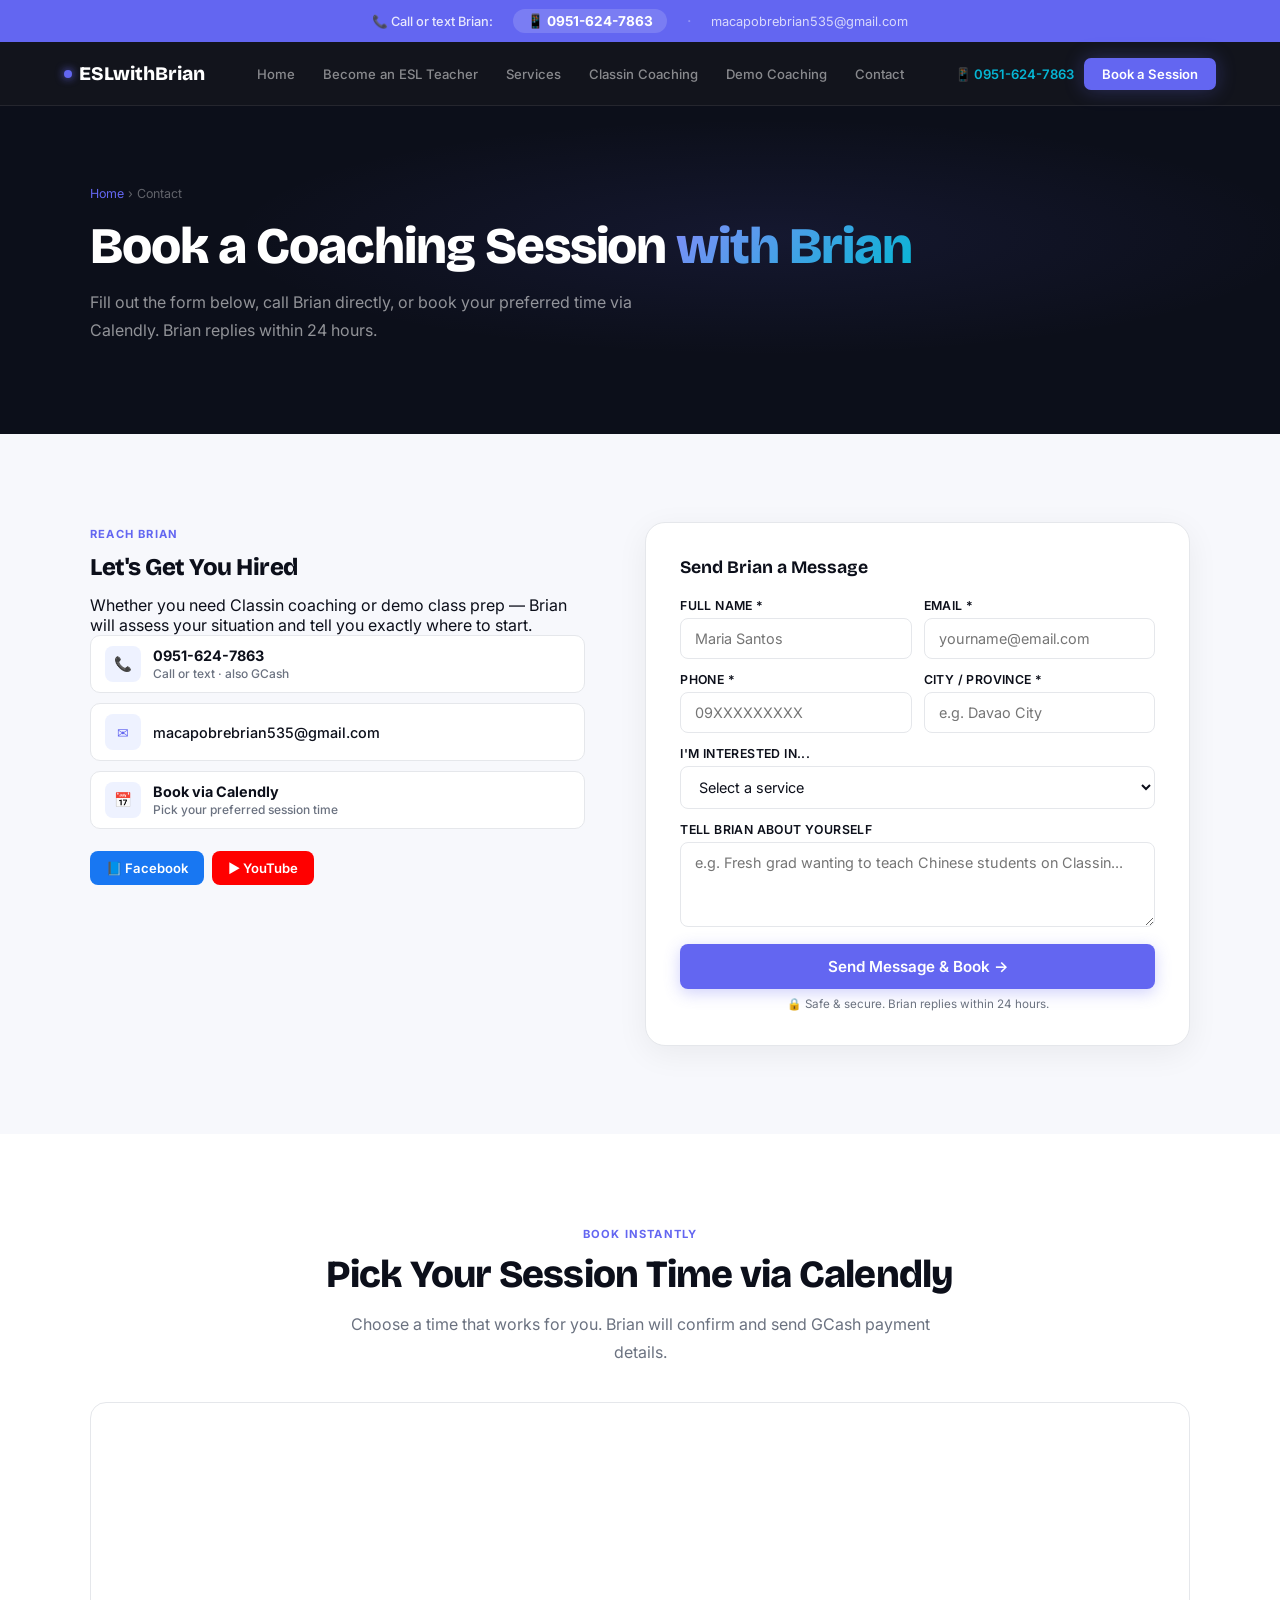
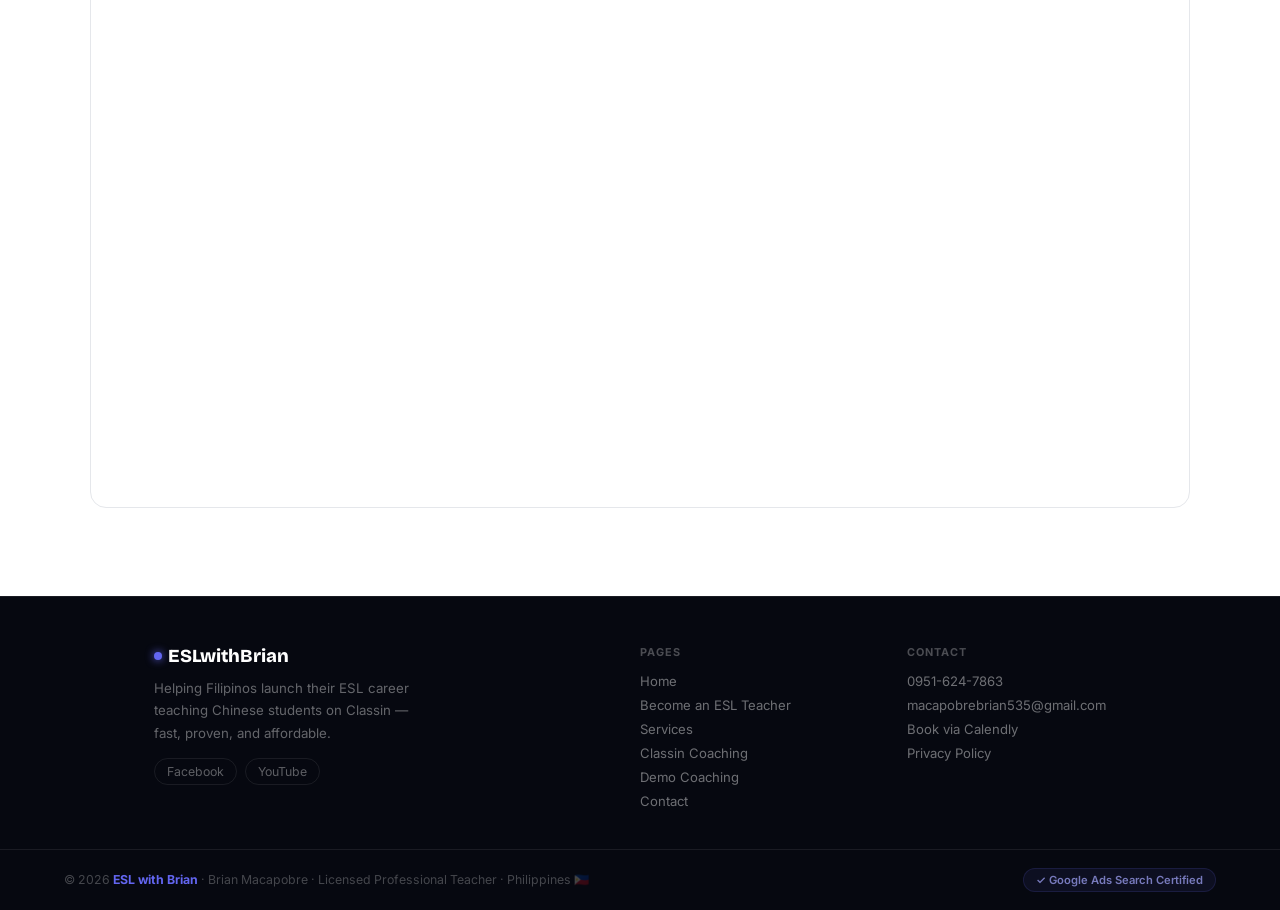
<file: contact.html>
<!DOCTYPE html>
<html lang="en">
<head>
<meta charset="UTF-8">
<meta name="viewport" content="width=device-width, initial-scale=1.0">
<title>Contact Brian | Book ESL Coaching Session — ESL with Brian</title>
<meta name="description" content="Book a Classin platform or demo class coaching session with Brian Macapobre. Fill out the form or call 0951-624-7863. Pay via GCash. Brian replies within 24 hours.">
<meta name="robots" content="index, follow">
<link rel="canonical" href="https://eslwithbrian.com/contact.html">
<meta http-equiv="Content-Security-Policy" content="upgrade-insecure-requests">
<link rel="preconnect" href="https://fonts.googleapis.com">
<link rel="preconnect" href="https://fonts.gstatic.com" crossorigin>
<link href="https://fonts.googleapis.com/css2?family=Bricolage+Grotesque:wght@400;500;600;700;800&family=Inter:wght@300;400;500;600;700&display=swap" rel="stylesheet">
<script>(function(w,d,s,l,i){w[l]=w[l]||[];w[l].push({'gtm.start':new Date().getTime(),event:'gtm.js'});var f=d.getElementsByTagName(s)[0],j=d.createElement(s),dl=l!='dataLayer'?'&l='+l:'';j.async=true;j.src='https://www.googletagmanager.com/gtm.js?id='+i+dl;f.parentNode.insertBefore(j,f);})(window,document,'script','dataLayer','GTM-N32DR69S');</script>
<style>
*,*::before,*::after{box-sizing:border-box;margin:0;padding:0}
:root{
  --black:#060810;--dark:#0C0F1A;--dark-2:#111624;--dark-3:#181D2E;
  --white:#FFFFFF;--off-white:#F7F8FC;
  --text:#0C0F1A;--muted:#6B7280;--border:#E5E7EB;
  --border-dark:rgba(255,255,255,0.08);
  --accent:#6366F1;--accent-dark:#4F52D1;
  --accent-light:#EEF2FF;--accent-glow:rgba(99,102,241,0.3);
  --teal:#06B6D4;--green:#10B981;--amber:#F59E0B;
}
html{scroll-behavior:smooth}
body{font-family:'Inter',sans-serif;color:var(--text);background:var(--white);overflow-x:hidden;-webkit-font-smoothing:antialiased}

/* TOPBAR */
.topbar{background:var(--accent);padding:9px 5%;display:flex;align-items:center;justify-content:center;gap:20px;flex-wrap:wrap}
.topbar-text{font-size:.8rem;color:rgba(255,255,255,0.85);font-weight:500}
.topbar-phone{display:inline-flex;align-items:center;gap:6px;background:rgba(255,255,255,0.15);color:#fff;font-weight:700;font-size:.85rem;padding:4px 14px;border-radius:100px;text-decoration:none;transition:background .2s}
.topbar-phone:hover{background:rgba(255,255,255,0.25)}
.topbar-sep{color:rgba(255,255,255,0.3)}
.topbar-email{color:rgba(255,255,255,0.75);font-size:.8rem;text-decoration:none}
.topbar-email:hover{color:#fff}

/* NAV */
nav{position:sticky;top:0;z-index:100;display:flex;align-items:center;justify-content:space-between;padding:0 5%;height:64px;background:rgba(6,8,16,0.95);backdrop-filter:blur(16px);border-bottom:1px solid var(--border-dark)}
.nav-logo{font-family:'Bricolage Grotesque',sans-serif;font-size:1.2rem;font-weight:800;color:#fff;text-decoration:none;display:flex;align-items:center;gap:7px}
.nav-logo-dot{width:8px;height:8px;border-radius:50%;background:var(--accent);box-shadow:0 0 8px var(--accent)}
.nav-links{display:flex;align-items:center;gap:4px}
.nav-links a{color:rgba(255,255,255,0.5);text-decoration:none;font-size:.82rem;font-weight:500;padding:6px 12px;border-radius:6px;transition:all .2s}
.nav-links a:hover{color:#fff;background:rgba(255,255,255,0.06)}
.nav-right{display:flex;align-items:center;gap:10px}
.nav-phone{color:var(--teal);font-weight:600;font-size:.82rem;text-decoration:none}
.nav-cta{background:var(--accent);color:#fff;padding:8px 18px;border-radius:7px;font-weight:600;font-size:.82rem;text-decoration:none;transition:all .2s;box-shadow:0 0 20px var(--accent-glow)}
.nav-cta:hover{background:var(--accent-dark);transform:translateY(-1px)}
.hamburger{display:none;background:none;border:none;color:#fff;font-size:1.3rem;cursor:pointer;padding:6px}

/* SECTION BASE */
section{padding:88px 5%}
.section-inner{max-width:1100px;margin:0 auto}
.section-eyebrow{display:inline-flex;align-items:center;gap:6px;font-size:.7rem;font-weight:700;letter-spacing:1.2px;text-transform:uppercase;color:var(--accent);margin-bottom:12px}
.section-title{font-family:'Bricolage Grotesque',sans-serif;font-size:clamp(1.8rem,3vw,2.6rem);font-weight:800;line-height:1.1;color:var(--text);margin-bottom:14px;letter-spacing:-.02em}
.section-title.light{color:#fff}
.section-desc{font-size:1rem;color:var(--muted);line-height:1.75;max-width:580px}
.section-desc.light{color:rgba(255,255,255,0.55)}
.text-center{text-align:center}
.text-center .section-desc{margin:0 auto}

/* BUTTONS */
.btn-primary{display:inline-flex;align-items:center;gap:8px;background:var(--accent);color:#fff;padding:13px 26px;border-radius:8px;font-weight:600;font-size:.95rem;text-decoration:none;transition:all .2s;box-shadow:0 4px 24px var(--accent-glow)}
.btn-primary:hover{background:var(--accent-dark);transform:translateY(-2px);box-shadow:0 6px 32px var(--accent-glow)}
.btn-ghost{display:inline-flex;align-items:center;gap:8px;background:transparent;color:rgba(255,255,255,0.7);padding:13px 26px;border-radius:8px;font-weight:600;font-size:.95rem;text-decoration:none;border:1px solid rgba(255,255,255,0.12);transition:all .2s}
.btn-ghost:hover{border-color:rgba(255,255,255,0.3);color:#fff}
.btn-outline-accent{display:inline-flex;align-items:center;gap:8px;background:transparent;color:var(--accent);padding:11px 22px;border-radius:8px;font-weight:600;font-size:.9rem;text-decoration:none;border:1.5px solid rgba(99,102,241,0.3);transition:all .2s}
.btn-outline-accent:hover{background:rgba(99,102,241,0.08);border-color:var(--accent)}

/* PAGE HERO (inner pages) */
.page-hero{background:var(--dark);padding:80px 5% 64px;position:relative;overflow:hidden}
.page-hero::before{content:'';position:absolute;inset:0;background:radial-gradient(ellipse 70% 60% at 60% 40%,rgba(99,102,241,0.1) 0%,transparent 60%)}
.page-hero-inner{max-width:1100px;margin:0 auto;position:relative;z-index:1}
.breadcrumb{font-size:.78rem;color:rgba(255,255,255,0.35);margin-bottom:18px}
.breadcrumb a{color:var(--accent);text-decoration:none}
.page-hero h1{font-family:'Bricolage Grotesque',sans-serif;font-size:clamp(2rem,4vw,3.2rem);font-weight:800;color:#fff;margin-bottom:14px;line-height:1.08;letter-spacing:-.02em}
.page-hero h1 em{font-style:normal;background:linear-gradient(135deg,#818CF8,#06B6D4);-webkit-background-clip:text;-webkit-text-fill-color:transparent;background-clip:text}
.page-hero p{font-size:1rem;color:rgba(255,255,255,0.55);max-width:580px;line-height:1.75;margin-bottom:26px}

/* FEATURES GRID */
.features-grid{display:grid;grid-template-columns:repeat(3,1fr);gap:20px;margin-top:48px}
.feature-card{background:var(--off-white);border-radius:14px;padding:28px;border:1px solid var(--border);transition:all .25s;position:relative;overflow:hidden}
.feature-card::before{content:'';position:absolute;top:0;left:0;right:0;height:2px;background:linear-gradient(90deg,var(--accent),var(--teal));opacity:0;transition:opacity .25s}
.feature-card:hover{transform:translateY(-5px);box-shadow:0 12px 32px rgba(99,102,241,0.1);border-color:rgba(99,102,241,0.2)}
.feature-card:hover::before{opacity:1}
.feature-icon{font-size:1.7rem;margin-bottom:14px;display:block}
.feature-card h4{font-weight:700;font-size:.95rem;color:var(--text);margin-bottom:8px}
.feature-card p{font-size:.84rem;color:var(--muted);line-height:1.65}

/* CHECKLIST */
.checklist{list-style:none;display:flex;flex-direction:column;gap:10px;margin-top:16px}
.checklist li{display:flex;align-items:flex-start;gap:10px;font-size:.92rem;color:var(--text);line-height:1.5}
.checklist li::before{content:'✓';min-width:20px;height:20px;background:rgba(16,185,129,0.1);color:var(--green);border-radius:50%;display:flex;align-items:center;justify-content:center;font-weight:700;font-size:.65rem;flex-shrink:0;margin-top:1px}

/* SERVICE DETAIL BOX */
.detail-box{background:var(--off-white);border-radius:16px;padding:32px;border:1px solid var(--border)}
.detail-box h3{font-family:'Bricolage Grotesque',sans-serif;font-size:1.2rem;font-weight:700;color:var(--text);margin-bottom:20px}

/* GUARANTEE BOX */
.guarantee-box{margin-top:22px;padding:16px;background:rgba(99,102,241,0.05);border:1px solid rgba(99,102,241,0.15);border-radius:10px}
.guarantee-box p:first-child{font-size:.85rem;font-weight:700;color:var(--accent);margin-bottom:6px}
.guarantee-box p:last-child{font-size:.83rem;color:var(--muted);line-height:1.6}

/* DARK SERVICE CARDS */
.dark-cards-grid{display:grid;grid-template-columns:1fr 1fr;gap:20px;margin-top:48px}
.dark-card{background:var(--dark-3);border:1px solid var(--border-dark);border-radius:20px;padding:34px;transition:all .25s;position:relative;overflow:hidden}
.dark-card:hover{border-color:rgba(99,102,241,0.3);transform:translateY(-4px);box-shadow:0 16px 48px rgba(99,102,241,0.12)}
.dark-card.featured{border-color:rgba(99,102,241,0.35);background:linear-gradient(135deg,rgba(99,102,241,0.07),var(--dark-3))}
.dark-card-icon{width:50px;height:50px;border-radius:13px;background:rgba(99,102,241,0.1);border:1px solid rgba(99,102,241,0.2);display:flex;align-items:center;justify-content:center;font-size:1.3rem;margin-bottom:18px}
.dark-card h3{font-family:'Bricolage Grotesque',sans-serif;font-size:1.2rem;font-weight:700;color:#fff;margin-bottom:10px}
.dark-card p{font-size:.87rem;color:rgba(255,255,255,0.5);line-height:1.7;margin-bottom:18px}
.dark-card-price{font-family:'Bricolage Grotesque',sans-serif;font-size:1.8rem;font-weight:800;color:#fff}
.dark-card-price span{font-size:.82rem;font-family:'Inter',sans-serif;font-weight:400;color:rgba(255,255,255,0.4)}
.promo-tag{display:inline-flex;align-items:center;gap:5px;background:rgba(16,185,129,0.1);border:1px solid rgba(16,185,129,0.2);color:var(--green);font-size:.7rem;font-weight:600;padding:3px 10px;border-radius:100px;margin:10px 0 18px}
.dark-features{list-style:none;display:flex;flex-direction:column;gap:7px;margin-bottom:22px}
.dark-features li{display:flex;align-items:center;gap:8px;font-size:.83rem;color:rgba(255,255,255,0.55)}
.dark-features li::before{content:'✓';width:16px;height:16px;border-radius:50%;background:rgba(16,185,129,0.1);color:var(--green);display:flex;align-items:center;justify-content:center;font-size:.6rem;font-weight:700;flex-shrink:0}
.badge-hot{position:absolute;top:18px;right:18px;background:var(--accent);color:#fff;font-size:.65rem;font-weight:700;letter-spacing:.5px;text-transform:uppercase;padding:3px 10px;border-radius:100px}

/* CTA BAND */
.cta-band{background:var(--black);padding:80px 5%;position:relative;overflow:hidden}
.cta-band::before{content:'';position:absolute;inset:0;background:radial-gradient(ellipse 70% 60% at 50% 50%,rgba(99,102,241,0.1) 0%,transparent 70%)}
.cta-band-inner{max-width:660px;margin:0 auto;text-align:center;position:relative;z-index:1}
.cta-band h2{font-family:'Bricolage Grotesque',sans-serif;font-size:clamp(1.8rem,3vw,2.8rem);font-weight:800;color:#fff;margin-bottom:14px;letter-spacing:-.02em;line-height:1.1}
.cta-band p{font-size:1rem;color:rgba(255,255,255,0.5);line-height:1.7;margin-bottom:30px}
.cta-actions{display:flex;gap:12px;justify-content:center;flex-wrap:wrap;margin-bottom:18px}
.gcash-pill{display:inline-flex;align-items:center;gap:8px;background:rgba(255,255,255,0.05);border:1px solid rgba(255,255,255,0.08);color:rgba(255,255,255,0.45);padding:8px 18px;border-radius:100px;font-size:.77rem}
.gcash-dot{width:6px;height:6px;background:var(--teal);border-radius:50%}

/* CONTACT */
.contact-grid{display:grid;grid-template-columns:1fr 1.1fr;gap:60px;align-items:start}
.contact-info-title{font-family:'Bricolage Grotesque',sans-serif;font-size:1.5rem;font-weight:800;color:var(--text);margin-bottom:14px;letter-spacing:-.02em}
.contact-info p{font-size:.93rem;color:var(--muted);line-height:1.7;margin-bottom:22px}
.contact-links{display:flex;flex-direction:column;gap:10px;margin-bottom:22px}
.contact-link{display:flex;align-items:center;gap:12px;font-size:.9rem;color:var(--text);text-decoration:none;font-weight:500;padding:10px 14px;border-radius:10px;border:1px solid var(--border);background:#fff;transition:all .2s}
.contact-link:hover{border-color:var(--accent);box-shadow:0 4px 12px rgba(99,102,241,0.1)}
.contact-link-icon{width:36px;height:36px;border-radius:8px;background:var(--accent-light);color:var(--accent);display:flex;align-items:center;justify-content:center;font-size:.9rem;flex-shrink:0}
.socials-row{display:flex;gap:8px}
.social-btn{display:inline-flex;align-items:center;gap:7px;padding:9px 16px;border-radius:8px;font-weight:600;font-size:.82rem;text-decoration:none;transition:all .2s}
.social-btn.fb{background:#1877F2;color:#fff}
.social-btn.fb:hover{background:#1461c7}
.social-btn.yt{background:#FF0000;color:#fff}
.social-btn.yt:hover{background:#cc0000}
.contact-form-card{background:#fff;border-radius:20px;padding:34px;border:1px solid var(--border);box-shadow:0 8px 32px rgba(0,0,0,0.06)}
.contact-form-card h4{font-family:'Bricolage Grotesque',sans-serif;font-size:1.1rem;font-weight:700;color:var(--text);margin-bottom:20px}
.form-group{margin-bottom:13px}
.form-group label{display:block;font-weight:600;font-size:.77rem;color:var(--text);margin-bottom:5px;text-transform:uppercase;letter-spacing:.4px}
.form-group input,.form-group textarea,.form-group select{width:100%;padding:11px 14px;border:1.5px solid var(--border);border-radius:8px;font-family:'Inter',sans-serif;font-size:.9rem;color:var(--text);background:#fff;outline:none;transition:border-color .2s,box-shadow .2s}
.form-group input:focus,.form-group textarea:focus,.form-group select:focus{border-color:var(--accent);box-shadow:0 0 0 3px rgba(99,102,241,0.1)}
.form-group textarea{min-height:85px;resize:vertical}
.form-row{display:grid;grid-template-columns:1fr 1fr;gap:12px}
.btn-submit{width:100%;padding:13px;background:var(--accent);color:#fff;border:none;border-radius:8px;font-family:'Inter',sans-serif;font-size:.95rem;font-weight:600;cursor:pointer;transition:all .2s;box-shadow:0 4px 16px var(--accent-glow)}
.btn-submit:hover{background:var(--accent-dark);transform:translateY(-1px)}
.form-note{font-size:.73rem;color:var(--muted);text-align:center;margin-top:8px}

/* FOOTER */
footer{background:var(--black);border-top:1px solid var(--border-dark)}
.footer-top{max-width:1100px;margin:0 auto;padding:48px 5% 32px;display:grid;grid-template-columns:2fr 1fr 1fr;gap:48px}
.footer-logo{font-family:'Bricolage Grotesque',sans-serif;font-size:1.15rem;font-weight:800;color:#fff;display:flex;align-items:center;gap:6px}
.footer-brand p{font-size:.83rem;color:rgba(255,255,255,0.38);line-height:1.7;margin:10px 0 14px;max-width:270px}
.footer-social-links{display:flex;gap:8px}
.footer-social-links a{color:rgba(255,255,255,0.35);font-size:.77rem;text-decoration:none;padding:5px 12px;border:1px solid rgba(255,255,255,0.08);border-radius:100px;transition:all .2s}
.footer-social-links a:hover{color:#fff;border-color:rgba(255,255,255,0.2)}
.footer-col h5{font-size:.68rem;font-weight:700;text-transform:uppercase;letter-spacing:1px;color:rgba(255,255,255,0.28);margin-bottom:14px}
.footer-col a{display:block;color:rgba(255,255,255,0.42);font-size:.82rem;text-decoration:none;margin-bottom:8px;transition:color .2s}
.footer-col a:hover{color:rgba(255,255,255,0.8)}
.footer-bottom{border-top:1px solid var(--border-dark);padding:18px 5%;display:flex;align-items:center;justify-content:space-between;flex-wrap:wrap;gap:10px}
.footer-bottom p{font-size:.77rem;color:rgba(255,255,255,0.25)}
.footer-bottom strong{color:var(--accent)}
.footer-badge{display:inline-flex;align-items:center;gap:6px;background:rgba(99,102,241,0.08);border:1px solid rgba(99,102,241,0.15);color:rgba(165,168,255,0.7);font-size:.7rem;font-weight:600;padding:4px 12px;border-radius:100px}

/* RESPONSIVE */
@media(max-width:900px){
  .features-grid{grid-template-columns:repeat(2,1fr)}
  .footer-top{grid-template-columns:1fr 1fr}
}
@media(max-width:768px){
  .dark-cards-grid{grid-template-columns:1fr}
  .contact-grid{grid-template-columns:1fr}
  .form-row{grid-template-columns:1fr}
  .features-grid{grid-template-columns:1fr 1fr}
  .footer-top{grid-template-columns:1fr}
  .footer-bottom{flex-direction:column;text-align:center}
  .nav-links{display:none;position:absolute;top:100%;left:0;right:0;background:rgba(6,8,16,0.98);flex-direction:column;padding:16px 5%;gap:4px;border-bottom:1px solid var(--border-dark)}
  .nav-links.open{display:flex}
  .hamburger{display:block}
  .nav-phone{display:none}
  section{padding:64px 5%}
}
@media(max-width:480px){.features-grid{grid-template-columns:1fr}}
</style>
</head>
<body>
<noscript><iframe src="https://www.googletagmanager.com/ns.html?id=GTM-N32DR69S" height="0" width="0" style="display:none;visibility:hidden"></iframe></noscript>
<div class="topbar">
  <span class="topbar-text">📞 Call or text Brian:</span>
  <a href="tel:+639516247863" class="topbar-phone">📱 0951-624-7863</a>
  <span class="topbar-sep">·</span>
  <a href="mailto:macapobrebrian535@gmail.com" class="topbar-email">macapobrebrian535@gmail.com</a>
</div>
<nav>
  <a href="index.html" class="nav-logo"><div class="nav-logo-dot"></div>ESLwithBrian</a>
  <div class="nav-links">
    <a href="index.html">Home</a>
    <a href="become-esl-teacher.html">Become an ESL Teacher</a>
    <a href="services.html">Services</a>
    <a href="classin-coaching.html">Classin Coaching</a>
    <a href="demo-coaching.html">Demo Coaching</a>
    <a href="contact.html">Contact</a>
  </div>
  <div class="nav-right">
    <a href="tel:+639516247863" class="nav-phone">📱 0951-624-7863</a>
    <a href="contact.html" class="nav-cta">Book a Session</a>
  </div>
  <button class="hamburger" onclick="document.querySelector('.nav-links').classList.toggle('open')" aria-label="Toggle menu">☰</button>
</nav>

<div class="page-hero">
  <div class="page-hero-inner">
    <div class="breadcrumb"><a href="index.html">Home</a> › Contact</div>
    <h1>Book a Coaching Session <em>with Brian</em></h1>
    <p>Fill out the form below, call Brian directly, or book your preferred time via Calendly. Brian replies within 24 hours.</p>
  </div>
</div>

<section style="background:var(--off-white)">
  <div class="section-inner">
    <div class="contact-grid">
      
<div>
  <div class="section-eyebrow">Reach Brian</div>
  <h3 class="contact-info-title">Let's Get You Hired</h3>
  <p>Whether you need Classin coaching or demo class prep — Brian will assess your situation and tell you exactly where to start.</p>
  <div class="contact-links">
    <a href="tel:+639516247863" class="contact-link">
      <div class="contact-link-icon">📞</div>
      <div><strong>0951-624-7863</strong><br><small style="color:var(--muted);font-size:.75rem">Call or text · also GCash</small></div>
    </a>
    <a href="mailto:macapobrebrian535@gmail.com" class="contact-link">
      <div class="contact-link-icon">✉</div>
      macapobrebrian535@gmail.com
    </a>
    <a href="https://calendly.com/macapobrebrian" target="_blank" class="contact-link">
      <div class="contact-link-icon">📅</div>
      <div><strong>Book via Calendly</strong><br><small style="color:var(--muted);font-size:.75rem">Pick your preferred session time</small></div>
    </a>
  </div>
  <div class="socials-row">
    <a href="https://www.facebook.com/profile.php?id=61578360354091" target="_blank" rel="noopener" class="social-btn fb" aria-label="Follow Brian on Facebook">📘 Facebook</a>
    <a href="https://www.youtube.com/@Brian-i5m" target="_blank" rel="noopener" class="social-btn yt" aria-label="Follow Brian on YouTube">▶ YouTube</a>
  </div>
</div>
<div class="contact-form-card">
  <h4>Send Brian a Message</h4>
  <form action="https://api.web3forms.com/submit" method="POST">
    <input type="hidden" name="access_key" value="4ae165a7-c718-48b5-8a90-d29e40e284e5">
    <input type="hidden" name="subject" value="New Booking Inquiry — ESLwithBrian.com">
    <input type="hidden" name="redirect" value="https://eslwithbrian.com/thank-you.html">
    <input type="hidden" name="from_name" value="ESL with Brian Website">
    <input type="checkbox" name="botcheck" style="display:none">
    <div class="form-row">
      <div class="form-group"><label>Full Name *</label><input type="text" name="name" placeholder="Maria Santos" required></div>
      <div class="form-group"><label>Email *</label><input type="email" name="email" placeholder="yourname@email.com" required></div>
    </div>
    <div class="form-row">
      <div class="form-group"><label>Phone *</label><input type="tel" name="phone" placeholder="09XXXXXXXXX" required></div>
      <div class="form-group"><label>City / Province *</label><input type="text" name="location" placeholder="e.g. Davao City" required></div>
    </div>
    <div class="form-group">
      <label>I'm interested in...</label>
      <select name="service">
        <option value="">Select a service</option>
        <option>Classin Platform Coaching (₱200/hr)</option>
        <option>Demo Class Coaching (₱200/hr)</option>
        <option>Both Services</option>
      </select>
    </div>
    <div class="form-group">
      <label>Tell Brian about yourself</label>
      <textarea name="message" placeholder="e.g. Fresh grad wanting to teach Chinese students on Classin..."></textarea>
    </div>
    <button type="submit" class="btn-submit">Send Message & Book →</button>
    <p class="form-note">🔒 Safe & secure. Brian replies within 24 hours.</p>
  </form>
</div>
    </div>
  </div>
</section>

<section style="background:#fff">
  <div class="section-inner">
    <div class="text-center" style="margin-bottom:36px">
      <div class="section-eyebrow">Book Instantly</div>
      <h2 class="section-title">Pick Your Session Time via Calendly</h2>
      <p class="section-desc">Choose a time that works for you. Brian will confirm and send GCash payment details.</p>
    </div>
    <div style="border-radius:16px;overflow:hidden;border:1px solid var(--border);min-height:700px">
      <iframe src="https://calendly.com/macapobrebrian" width="100%" height="700" frameborder="0" title="Book a coaching session with Brian Macapobre"></iframe>
    </div>
  </div>
</section>

<footer>
  <div class="footer-top">
    <div class="footer-brand">
      <div class="footer-logo"><div class="nav-logo-dot"></div>ESLwithBrian</div>
      <p>Helping Filipinos launch their ESL career teaching Chinese students on Classin — fast, proven, and affordable.</p>
      <div class="footer-social-links">
        <a href="https://www.facebook.com/profile.php?id=61578360354091" target="_blank" rel="noopener">Facebook</a>
        <a href="https://www.youtube.com/@Brian-i5m" target="_blank" rel="noopener">YouTube</a>
      </div>
    </div>
    <div class="footer-col">
      <h5>Pages</h5>
      <a href="index.html">Home</a>
      <a href="become-esl-teacher.html">Become an ESL Teacher</a>
      <a href="services.html">Services</a>
      <a href="classin-coaching.html">Classin Coaching</a>
      <a href="demo-coaching.html">Demo Coaching</a>
      <a href="contact.html">Contact</a>
    </div>
    <div class="footer-col">
      <h5>Contact</h5>
      <a href="tel:+639516247863">0951-624-7863</a>
      <a href="mailto:macapobrebrian535@gmail.com">macapobrebrian535@gmail.com</a>
      <a href="https://calendly.com/macapobrebrian" target="_blank">Book via Calendly</a>
      <a href="privacy-policy.html">Privacy Policy</a>
    </div>
  </div>
  <div class="footer-bottom">
    <p>© 2026 <strong>ESL with Brian</strong> · Brian Macapobre · Licensed Professional Teacher · Philippines 🇵🇭</p>
    <div class="footer-badge">✓ Google Ads Search Certified</div>
  </div>
</footer>
</body></html>
</file>
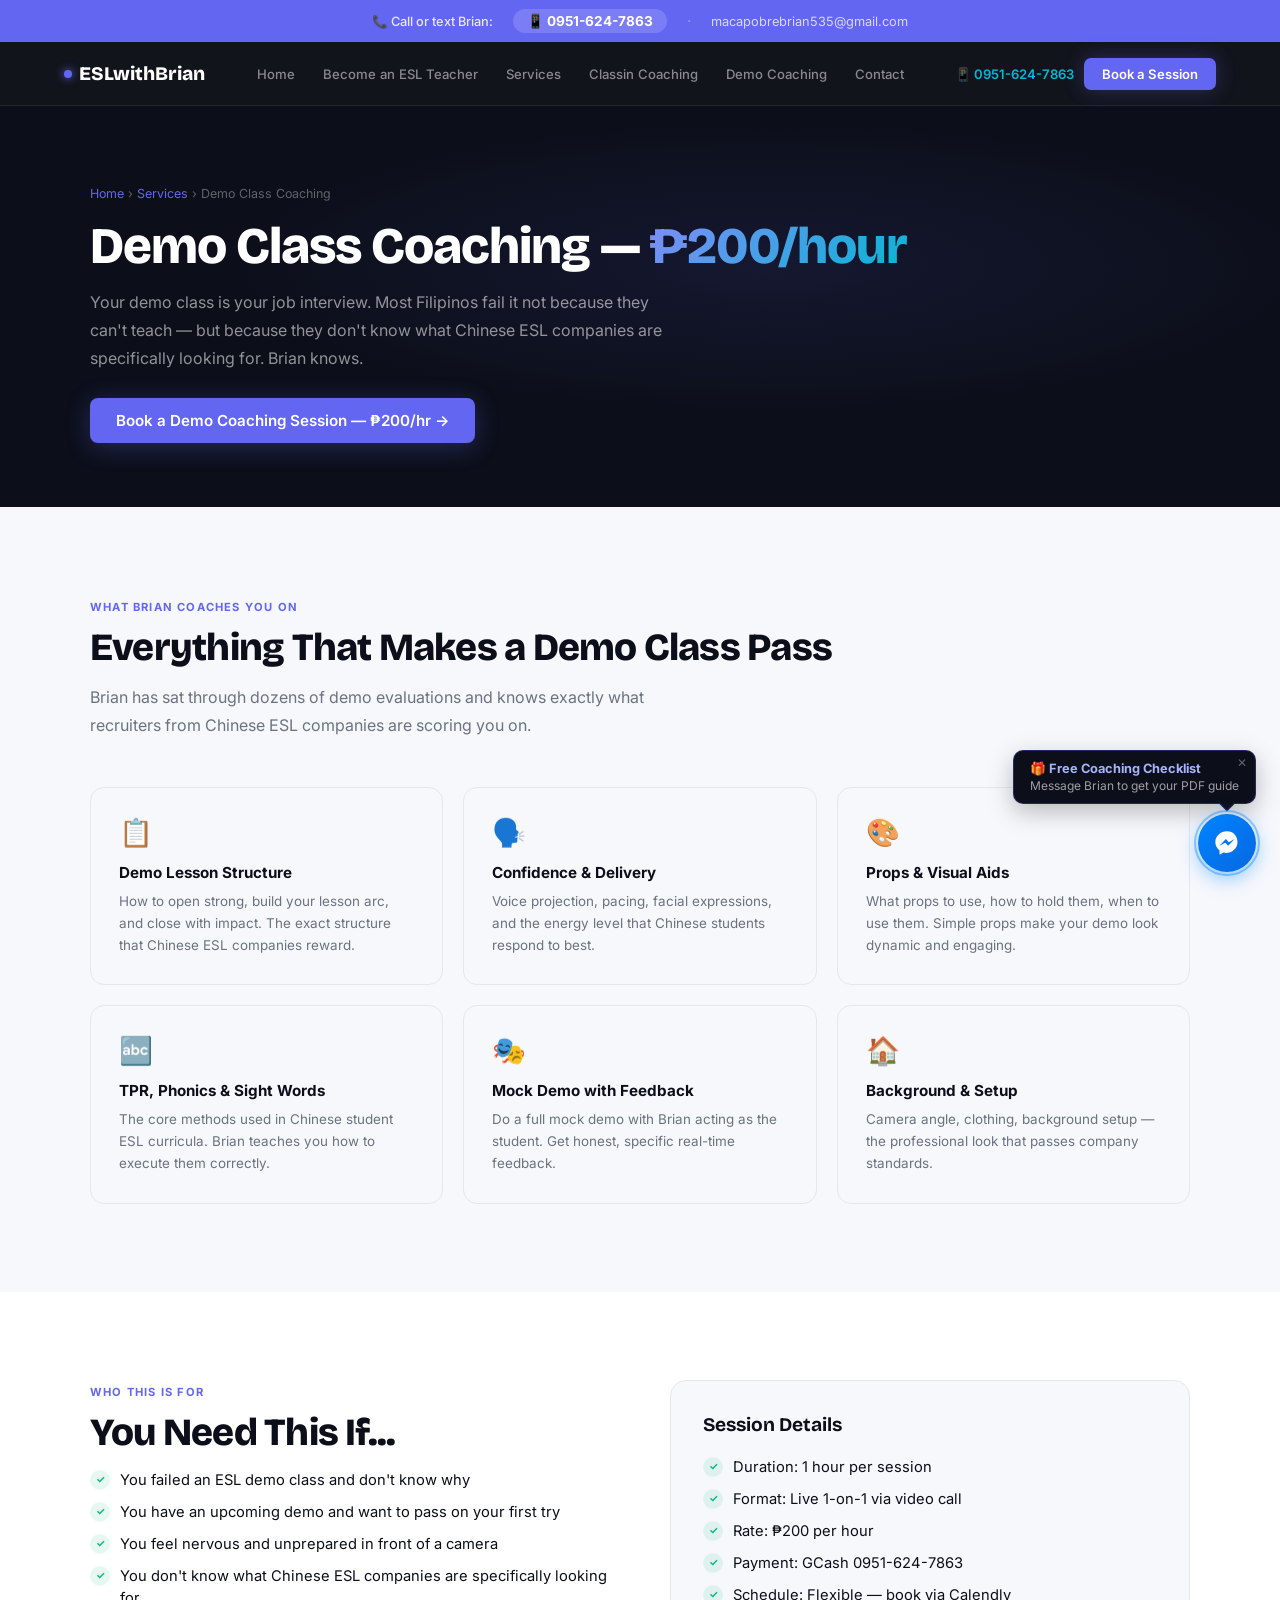
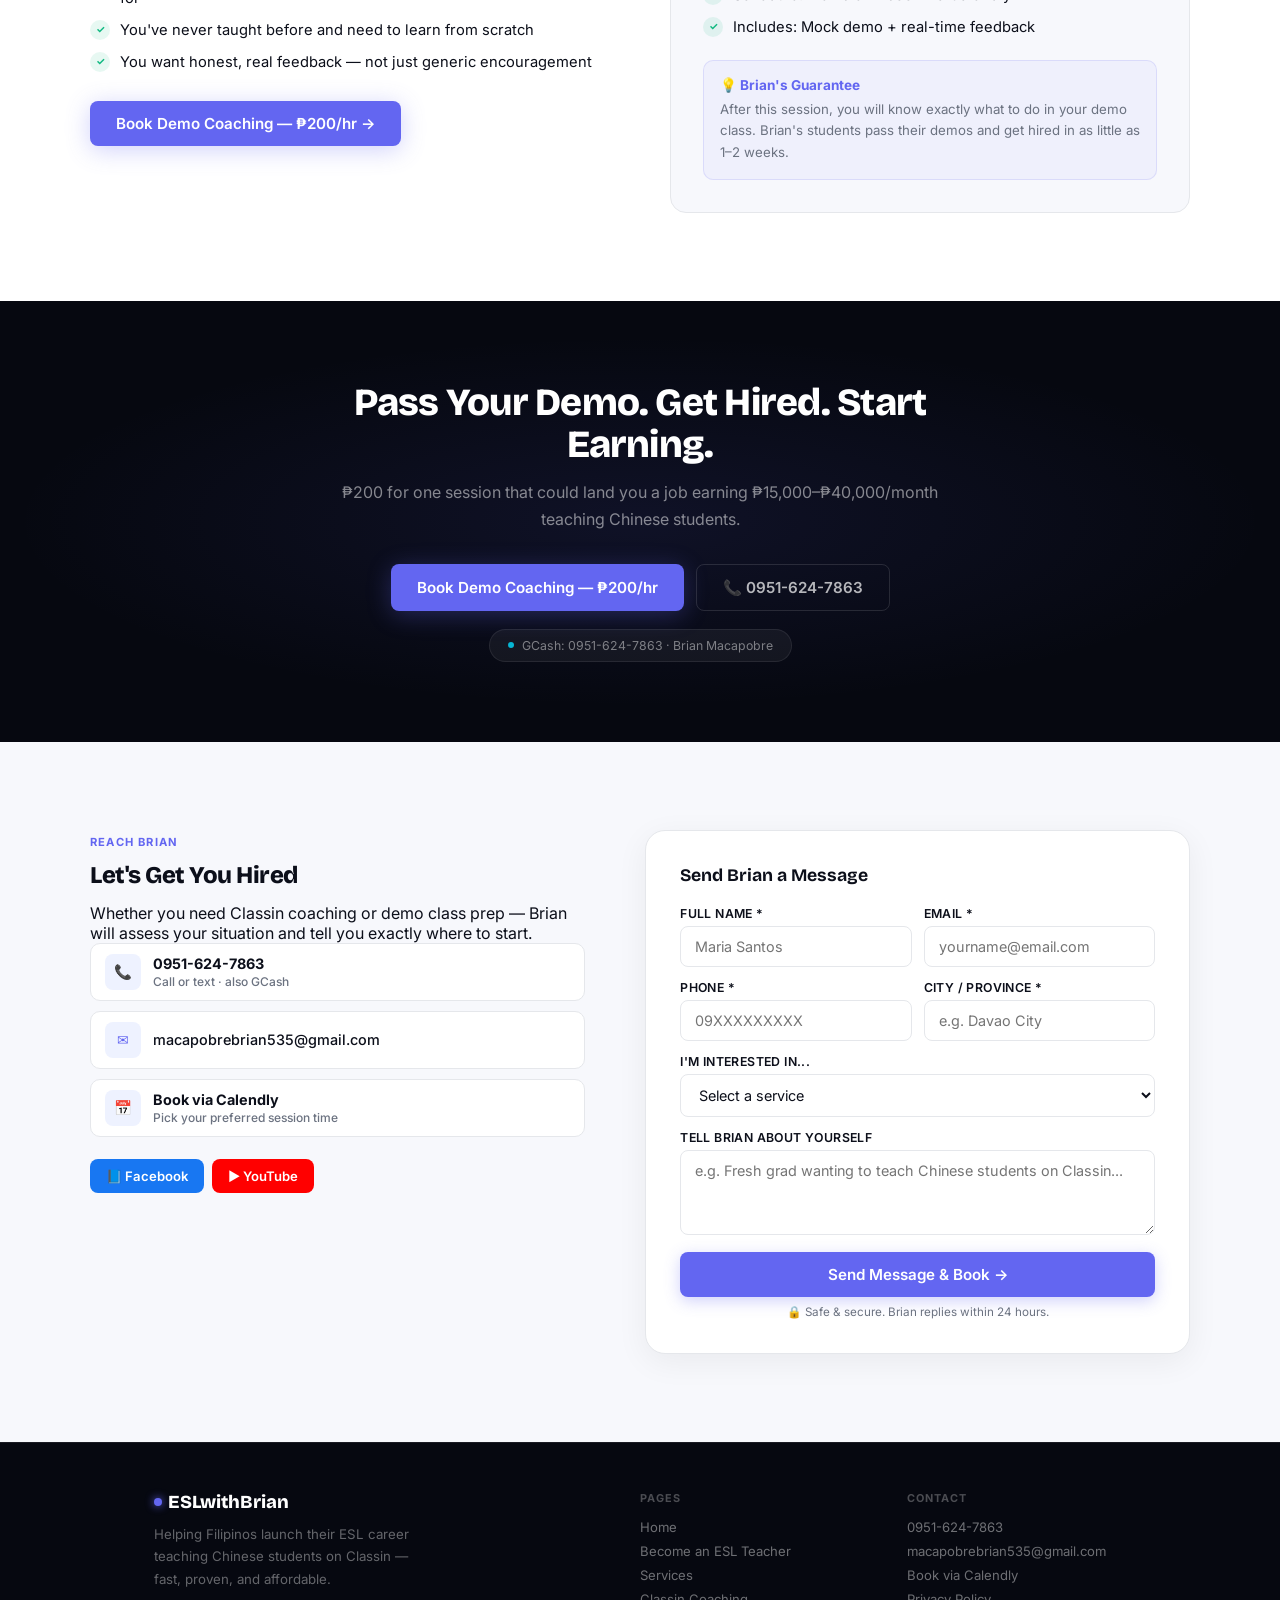
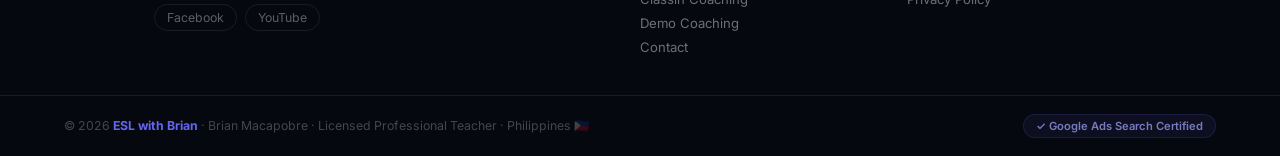
<file: demo-coaching.html>
<!DOCTYPE html>
<html lang="en">
<head>
<meta charset="UTF-8">
<meta name="viewport" content="width=device-width, initial-scale=1.0">
<title>Demo Class Coaching for ESL Teachers Philippines | ₱200/hr — ESL with Brian</title>
<meta name="description" content="Ace your ESL demo class for Chinese companies with Brian Macapobre's 1-on-1 coaching at ₱200/hr. Lesson structure, confidence, props, and real-time feedback. Get hired fast.">
<meta name="robots" content="index, follow">
<link rel="canonical" href="https://eslwithbrian.com/demo-coaching.html">
<meta http-equiv="Content-Security-Policy" content="upgrade-insecure-requests">
<link rel="preconnect" href="https://fonts.googleapis.com">
<link rel="preconnect" href="https://fonts.gstatic.com" crossorigin>
<link href="https://fonts.googleapis.com/css2?family=Bricolage+Grotesque:wght@400;500;600;700;800&family=Inter:wght@300;400;500;600;700&display=swap" rel="stylesheet">
<script>(function(w,d,s,l,i){w[l]=w[l]||[];w[l].push({'gtm.start':new Date().getTime(),event:'gtm.js'});var f=d.getElementsByTagName(s)[0],j=d.createElement(s),dl=l!='dataLayer'?'&l='+l:'';j.async=true;j.src='https://www.googletagmanager.com/gtm.js?id='+i+dl;f.parentNode.insertBefore(j,f);})(window,document,'script','dataLayer','GTM-N32DR69S');</script>
<style>
*,*::before,*::after{box-sizing:border-box;margin:0;padding:0}
:root{
  --black:#060810;--dark:#0C0F1A;--dark-2:#111624;--dark-3:#181D2E;
  --white:#FFFFFF;--off-white:#F7F8FC;
  --text:#0C0F1A;--muted:#6B7280;--border:#E5E7EB;
  --border-dark:rgba(255,255,255,0.08);
  --accent:#6366F1;--accent-dark:#4F52D1;
  --accent-light:#EEF2FF;--accent-glow:rgba(99,102,241,0.3);
  --teal:#06B6D4;--green:#10B981;--amber:#F59E0B;
}
html{scroll-behavior:smooth}
body{font-family:'Inter',sans-serif;color:var(--text);background:var(--white);overflow-x:hidden;-webkit-font-smoothing:antialiased}

/* TOPBAR */
.topbar{background:var(--accent);padding:9px 5%;display:flex;align-items:center;justify-content:center;gap:20px;flex-wrap:wrap}
.topbar-text{font-size:.8rem;color:rgba(255,255,255,0.85);font-weight:500}
.topbar-phone{display:inline-flex;align-items:center;gap:6px;background:rgba(255,255,255,0.15);color:#fff;font-weight:700;font-size:.85rem;padding:4px 14px;border-radius:100px;text-decoration:none;transition:background .2s}
.topbar-phone:hover{background:rgba(255,255,255,0.25)}
.topbar-sep{color:rgba(255,255,255,0.3)}
.topbar-email{color:rgba(255,255,255,0.75);font-size:.8rem;text-decoration:none}
.topbar-email:hover{color:#fff}

/* NAV */
nav{position:sticky;top:0;z-index:100;display:flex;align-items:center;justify-content:space-between;padding:0 5%;height:64px;background:rgba(6,8,16,0.95);backdrop-filter:blur(16px);border-bottom:1px solid var(--border-dark)}
.nav-logo{font-family:'Bricolage Grotesque',sans-serif;font-size:1.2rem;font-weight:800;color:#fff;text-decoration:none;display:flex;align-items:center;gap:7px}
.nav-logo-dot{width:8px;height:8px;border-radius:50%;background:var(--accent);box-shadow:0 0 8px var(--accent)}
.nav-links{display:flex;align-items:center;gap:4px}
.nav-links a{color:rgba(255,255,255,0.5);text-decoration:none;font-size:.82rem;font-weight:500;padding:6px 12px;border-radius:6px;transition:all .2s}
.nav-links a:hover{color:#fff;background:rgba(255,255,255,0.06)}
.nav-right{display:flex;align-items:center;gap:10px}
.nav-phone{color:var(--teal);font-weight:600;font-size:.82rem;text-decoration:none}
.nav-cta{background:var(--accent);color:#fff;padding:8px 18px;border-radius:7px;font-weight:600;font-size:.82rem;text-decoration:none;transition:all .2s;box-shadow:0 0 20px var(--accent-glow)}
.nav-cta:hover{background:var(--accent-dark);transform:translateY(-1px)}
.hamburger{display:none;background:none;border:none;color:#fff;font-size:1.3rem;cursor:pointer;padding:6px}

/* SECTION BASE */
section{padding:88px 5%}
.section-inner{max-width:1100px;margin:0 auto}
.section-eyebrow{display:inline-flex;align-items:center;gap:6px;font-size:.7rem;font-weight:700;letter-spacing:1.2px;text-transform:uppercase;color:var(--accent);margin-bottom:12px}
.section-title{font-family:'Bricolage Grotesque',sans-serif;font-size:clamp(1.8rem,3vw,2.6rem);font-weight:800;line-height:1.1;color:var(--text);margin-bottom:14px;letter-spacing:-.02em}
.section-title.light{color:#fff}
.section-desc{font-size:1rem;color:var(--muted);line-height:1.75;max-width:580px}
.section-desc.light{color:rgba(255,255,255,0.55)}
.text-center{text-align:center}
.text-center .section-desc{margin:0 auto}

/* BUTTONS */
.btn-primary{display:inline-flex;align-items:center;gap:8px;background:var(--accent);color:#fff;padding:13px 26px;border-radius:8px;font-weight:600;font-size:.95rem;text-decoration:none;transition:all .2s;box-shadow:0 4px 24px var(--accent-glow)}
.btn-primary:hover{background:var(--accent-dark);transform:translateY(-2px);box-shadow:0 6px 32px var(--accent-glow)}
.btn-ghost{display:inline-flex;align-items:center;gap:8px;background:transparent;color:rgba(255,255,255,0.7);padding:13px 26px;border-radius:8px;font-weight:600;font-size:.95rem;text-decoration:none;border:1px solid rgba(255,255,255,0.12);transition:all .2s}
.btn-ghost:hover{border-color:rgba(255,255,255,0.3);color:#fff}
.btn-outline-accent{display:inline-flex;align-items:center;gap:8px;background:transparent;color:var(--accent);padding:11px 22px;border-radius:8px;font-weight:600;font-size:.9rem;text-decoration:none;border:1.5px solid rgba(99,102,241,0.3);transition:all .2s}
.btn-outline-accent:hover{background:rgba(99,102,241,0.08);border-color:var(--accent)}

/* PAGE HERO (inner pages) */
.page-hero{background:var(--dark);padding:80px 5% 64px;position:relative;overflow:hidden}
.page-hero::before{content:'';position:absolute;inset:0;background:radial-gradient(ellipse 70% 60% at 60% 40%,rgba(99,102,241,0.1) 0%,transparent 60%)}
.page-hero-inner{max-width:1100px;margin:0 auto;position:relative;z-index:1}
.breadcrumb{font-size:.78rem;color:rgba(255,255,255,0.35);margin-bottom:18px}
.breadcrumb a{color:var(--accent);text-decoration:none}
.page-hero h1{font-family:'Bricolage Grotesque',sans-serif;font-size:clamp(2rem,4vw,3.2rem);font-weight:800;color:#fff;margin-bottom:14px;line-height:1.08;letter-spacing:-.02em}
.page-hero h1 em{font-style:normal;background:linear-gradient(135deg,#818CF8,#06B6D4);-webkit-background-clip:text;-webkit-text-fill-color:transparent;background-clip:text}
.page-hero p{font-size:1rem;color:rgba(255,255,255,0.55);max-width:580px;line-height:1.75;margin-bottom:26px}

/* FEATURES GRID */
.features-grid{display:grid;grid-template-columns:repeat(3,1fr);gap:20px;margin-top:48px}
.feature-card{background:var(--off-white);border-radius:14px;padding:28px;border:1px solid var(--border);transition:all .25s;position:relative;overflow:hidden}
.feature-card::before{content:'';position:absolute;top:0;left:0;right:0;height:2px;background:linear-gradient(90deg,var(--accent),var(--teal));opacity:0;transition:opacity .25s}
.feature-card:hover{transform:translateY(-5px);box-shadow:0 12px 32px rgba(99,102,241,0.1);border-color:rgba(99,102,241,0.2)}
.feature-card:hover::before{opacity:1}
.feature-icon{font-size:1.7rem;margin-bottom:14px;display:block}
.feature-card h4{font-weight:700;font-size:.95rem;color:var(--text);margin-bottom:8px}
.feature-card p{font-size:.84rem;color:var(--muted);line-height:1.65}

/* CHECKLIST */
.checklist{list-style:none;display:flex;flex-direction:column;gap:10px;margin-top:16px}
.checklist li{display:flex;align-items:flex-start;gap:10px;font-size:.92rem;color:var(--text);line-height:1.5}
.checklist li::before{content:'✓';min-width:20px;height:20px;background:rgba(16,185,129,0.1);color:var(--green);border-radius:50%;display:flex;align-items:center;justify-content:center;font-weight:700;font-size:.65rem;flex-shrink:0;margin-top:1px}

/* SERVICE DETAIL BOX */
.detail-box{background:var(--off-white);border-radius:16px;padding:32px;border:1px solid var(--border)}
.detail-box h3{font-family:'Bricolage Grotesque',sans-serif;font-size:1.2rem;font-weight:700;color:var(--text);margin-bottom:20px}

/* GUARANTEE BOX */
.guarantee-box{margin-top:22px;padding:16px;background:rgba(99,102,241,0.05);border:1px solid rgba(99,102,241,0.15);border-radius:10px}
.guarantee-box p:first-child{font-size:.85rem;font-weight:700;color:var(--accent);margin-bottom:6px}
.guarantee-box p:last-child{font-size:.83rem;color:var(--muted);line-height:1.6}

/* DARK SERVICE CARDS */
.dark-cards-grid{display:grid;grid-template-columns:1fr 1fr;gap:20px;margin-top:48px}
.dark-card{background:var(--dark-3);border:1px solid var(--border-dark);border-radius:20px;padding:34px;transition:all .25s;position:relative;overflow:hidden}
.dark-card:hover{border-color:rgba(99,102,241,0.3);transform:translateY(-4px);box-shadow:0 16px 48px rgba(99,102,241,0.12)}
.dark-card.featured{border-color:rgba(99,102,241,0.35);background:linear-gradient(135deg,rgba(99,102,241,0.07),var(--dark-3))}
.dark-card-icon{width:50px;height:50px;border-radius:13px;background:rgba(99,102,241,0.1);border:1px solid rgba(99,102,241,0.2);display:flex;align-items:center;justify-content:center;font-size:1.3rem;margin-bottom:18px}
.dark-card h3{font-family:'Bricolage Grotesque',sans-serif;font-size:1.2rem;font-weight:700;color:#fff;margin-bottom:10px}
.dark-card p{font-size:.87rem;color:rgba(255,255,255,0.5);line-height:1.7;margin-bottom:18px}
.dark-card-price{font-family:'Bricolage Grotesque',sans-serif;font-size:1.8rem;font-weight:800;color:#fff}
.dark-card-price span{font-size:.82rem;font-family:'Inter',sans-serif;font-weight:400;color:rgba(255,255,255,0.4)}
.promo-tag{display:inline-flex;align-items:center;gap:5px;background:rgba(16,185,129,0.1);border:1px solid rgba(16,185,129,0.2);color:var(--green);font-size:.7rem;font-weight:600;padding:3px 10px;border-radius:100px;margin:10px 0 18px}
.dark-features{list-style:none;display:flex;flex-direction:column;gap:7px;margin-bottom:22px}
.dark-features li{display:flex;align-items:center;gap:8px;font-size:.83rem;color:rgba(255,255,255,0.55)}
.dark-features li::before{content:'✓';width:16px;height:16px;border-radius:50%;background:rgba(16,185,129,0.1);color:var(--green);display:flex;align-items:center;justify-content:center;font-size:.6rem;font-weight:700;flex-shrink:0}
.badge-hot{position:absolute;top:18px;right:18px;background:var(--accent);color:#fff;font-size:.65rem;font-weight:700;letter-spacing:.5px;text-transform:uppercase;padding:3px 10px;border-radius:100px}

/* CTA BAND */
.cta-band{background:var(--black);padding:80px 5%;position:relative;overflow:hidden}
.cta-band::before{content:'';position:absolute;inset:0;background:radial-gradient(ellipse 70% 60% at 50% 50%,rgba(99,102,241,0.1) 0%,transparent 70%)}
.cta-band-inner{max-width:660px;margin:0 auto;text-align:center;position:relative;z-index:1}
.cta-band h2{font-family:'Bricolage Grotesque',sans-serif;font-size:clamp(1.8rem,3vw,2.8rem);font-weight:800;color:#fff;margin-bottom:14px;letter-spacing:-.02em;line-height:1.1}
.cta-band p{font-size:1rem;color:rgba(255,255,255,0.5);line-height:1.7;margin-bottom:30px}
.cta-actions{display:flex;gap:12px;justify-content:center;flex-wrap:wrap;margin-bottom:18px}
.gcash-pill{display:inline-flex;align-items:center;gap:8px;background:rgba(255,255,255,0.05);border:1px solid rgba(255,255,255,0.08);color:rgba(255,255,255,0.45);padding:8px 18px;border-radius:100px;font-size:.77rem}
.gcash-dot{width:6px;height:6px;background:var(--teal);border-radius:50%}

/* CONTACT */
.contact-grid{display:grid;grid-template-columns:1fr 1.1fr;gap:60px;align-items:start}
.contact-info-title{font-family:'Bricolage Grotesque',sans-serif;font-size:1.5rem;font-weight:800;color:var(--text);margin-bottom:14px;letter-spacing:-.02em}
.contact-info p{font-size:.93rem;color:var(--muted);line-height:1.7;margin-bottom:22px}
.contact-links{display:flex;flex-direction:column;gap:10px;margin-bottom:22px}
.contact-link{display:flex;align-items:center;gap:12px;font-size:.9rem;color:var(--text);text-decoration:none;font-weight:500;padding:10px 14px;border-radius:10px;border:1px solid var(--border);background:#fff;transition:all .2s}
.contact-link:hover{border-color:var(--accent);box-shadow:0 4px 12px rgba(99,102,241,0.1)}
.contact-link-icon{width:36px;height:36px;border-radius:8px;background:var(--accent-light);color:var(--accent);display:flex;align-items:center;justify-content:center;font-size:.9rem;flex-shrink:0}
.socials-row{display:flex;gap:8px}
.social-btn{display:inline-flex;align-items:center;gap:7px;padding:9px 16px;border-radius:8px;font-weight:600;font-size:.82rem;text-decoration:none;transition:all .2s}
.social-btn.fb{background:#1877F2;color:#fff}
.social-btn.fb:hover{background:#1461c7}
.social-btn.yt{background:#FF0000;color:#fff}
.social-btn.yt:hover{background:#cc0000}
.contact-form-card{background:#fff;border-radius:20px;padding:34px;border:1px solid var(--border);box-shadow:0 8px 32px rgba(0,0,0,0.06)}
.contact-form-card h4{font-family:'Bricolage Grotesque',sans-serif;font-size:1.1rem;font-weight:700;color:var(--text);margin-bottom:20px}
.form-group{margin-bottom:13px}
.form-group label{display:block;font-weight:600;font-size:.77rem;color:var(--text);margin-bottom:5px;text-transform:uppercase;letter-spacing:.4px}
.form-group input,.form-group textarea,.form-group select{width:100%;padding:11px 14px;border:1.5px solid var(--border);border-radius:8px;font-family:'Inter',sans-serif;font-size:.9rem;color:var(--text);background:#fff;outline:none;transition:border-color .2s,box-shadow .2s}
.form-group input:focus,.form-group textarea:focus,.form-group select:focus{border-color:var(--accent);box-shadow:0 0 0 3px rgba(99,102,241,0.1)}
.form-group textarea{min-height:85px;resize:vertical}
.form-row{display:grid;grid-template-columns:1fr 1fr;gap:12px}
.btn-submit{width:100%;padding:13px;background:var(--accent);color:#fff;border:none;border-radius:8px;font-family:'Inter',sans-serif;font-size:.95rem;font-weight:600;cursor:pointer;transition:all .2s;box-shadow:0 4px 16px var(--accent-glow)}
.btn-submit:hover{background:var(--accent-dark);transform:translateY(-1px)}
.form-note{font-size:.73rem;color:var(--muted);text-align:center;margin-top:8px}

/* FOOTER */
footer{background:var(--black);border-top:1px solid var(--border-dark)}
.footer-top{max-width:1100px;margin:0 auto;padding:48px 5% 32px;display:grid;grid-template-columns:2fr 1fr 1fr;gap:48px}
.footer-logo{font-family:'Bricolage Grotesque',sans-serif;font-size:1.15rem;font-weight:800;color:#fff;display:flex;align-items:center;gap:6px}
.footer-brand p{font-size:.83rem;color:rgba(255,255,255,0.38);line-height:1.7;margin:10px 0 14px;max-width:270px}
.footer-social-links{display:flex;gap:8px}
.footer-social-links a{color:rgba(255,255,255,0.35);font-size:.77rem;text-decoration:none;padding:5px 12px;border:1px solid rgba(255,255,255,0.08);border-radius:100px;transition:all .2s}
.footer-social-links a:hover{color:#fff;border-color:rgba(255,255,255,0.2)}
.footer-col h5{font-size:.68rem;font-weight:700;text-transform:uppercase;letter-spacing:1px;color:rgba(255,255,255,0.28);margin-bottom:14px}
.footer-col a{display:block;color:rgba(255,255,255,0.42);font-size:.82rem;text-decoration:none;margin-bottom:8px;transition:color .2s}
.footer-col a:hover{color:rgba(255,255,255,0.8)}
.footer-bottom{border-top:1px solid var(--border-dark);padding:18px 5%;display:flex;align-items:center;justify-content:space-between;flex-wrap:wrap;gap:10px}
.footer-bottom p{font-size:.77rem;color:rgba(255,255,255,0.25)}
.footer-bottom strong{color:var(--accent)}
.footer-badge{display:inline-flex;align-items:center;gap:6px;background:rgba(99,102,241,0.08);border:1px solid rgba(99,102,241,0.15);color:rgba(165,168,255,0.7);font-size:.7rem;font-weight:600;padding:4px 12px;border-radius:100px}

/* RESPONSIVE */
@media(max-width:900px){
  .features-grid{grid-template-columns:repeat(2,1fr)}
  .footer-top{grid-template-columns:1fr 1fr}
}
@media(max-width:768px){
  .dark-cards-grid{grid-template-columns:1fr}
  .contact-grid{grid-template-columns:1fr}
  .form-row{grid-template-columns:1fr}
  .features-grid{grid-template-columns:1fr 1fr}
  .footer-top{grid-template-columns:1fr}
  .footer-bottom{flex-direction:column;text-align:center}
  .nav-links{display:none;position:absolute;top:100%;left:0;right:0;background:rgba(6,8,16,0.98);flex-direction:column;padding:16px 5%;gap:4px;border-bottom:1px solid var(--border-dark)}
  .nav-links.open{display:flex}
  .hamburger{display:block}
  .nav-phone{display:none}
  section{padding:64px 5%}
}
@media(max-width:480px){.features-grid{grid-template-columns:1fr}}
</style>
</head>
<body>
<noscript><iframe src="https://www.googletagmanager.com/ns.html?id=GTM-N32DR69S" height="0" width="0" style="display:none;visibility:hidden"></iframe></noscript>
<div class="topbar">
  <span class="topbar-text">📞 Call or text Brian:</span>
  <a href="tel:+639516247863" class="topbar-phone">📱 0951-624-7863</a>
  <span class="topbar-sep">·</span>
  <a href="mailto:macapobrebrian535@gmail.com" class="topbar-email">macapobrebrian535@gmail.com</a>
</div>
<nav>
  <a href="index.html" class="nav-logo"><div class="nav-logo-dot"></div>ESLwithBrian</a>
  <div class="nav-links">
    <a href="index.html">Home</a>
    <a href="become-esl-teacher.html">Become an ESL Teacher</a>
    <a href="services.html">Services</a>
    <a href="classin-coaching.html">Classin Coaching</a>
    <a href="demo-coaching.html">Demo Coaching</a>
    <a href="contact.html">Contact</a>
  </div>
  <div class="nav-right">
    <a href="tel:+639516247863" class="nav-phone">📱 0951-624-7863</a>
    <a href="contact.html" class="nav-cta">Book a Session</a>
  </div>
  <button class="hamburger" onclick="document.querySelector('.nav-links').classList.toggle('open')" aria-label="Toggle menu">☰</button>
</nav>

<div class="page-hero">
  <div class="page-hero-inner">
    <div class="breadcrumb"><a href="index.html">Home</a> › <a href="services.html">Services</a> › Demo Class Coaching</div>
    <h1>Demo Class Coaching — <em>₱200/hour</em></h1>
    <p>Your demo class is your job interview. Most Filipinos fail it not because they can't teach — but because they don't know what Chinese ESL companies are specifically looking for. Brian knows.</p>
    <a href="contact.html" class="btn-primary">Book a Demo Coaching Session — ₱200/hr →</a>
  </div>
</div>

<section style="background:var(--off-white)">
  <div class="section-inner">
    <div class="section-eyebrow">What Brian Coaches You On</div>
    <h2 class="section-title">Everything That Makes a Demo Class Pass</h2>
    <p class="section-desc">Brian has sat through dozens of demo evaluations and knows exactly what recruiters from Chinese ESL companies are scoring you on.</p>
    <div class="features-grid">
      <div class="feature-card"><div class="feature-icon">📋</div><h4>Demo Lesson Structure</h4><p>How to open strong, build your lesson arc, and close with impact. The exact structure that Chinese ESL companies reward.</p></div>
      <div class="feature-card"><div class="feature-icon">🗣️</div><h4>Confidence & Delivery</h4><p>Voice projection, pacing, facial expressions, and the energy level that Chinese students respond to best.</p></div>
      <div class="feature-card"><div class="feature-icon">🎨</div><h4>Props & Visual Aids</h4><p>What props to use, how to hold them, when to use them. Simple props make your demo look dynamic and engaging.</p></div>
      <div class="feature-card"><div class="feature-icon">🔤</div><h4>TPR, Phonics & Sight Words</h4><p>The core methods used in Chinese student ESL curricula. Brian teaches you how to execute them correctly.</p></div>
      <div class="feature-card"><div class="feature-icon">🎭</div><h4>Mock Demo with Feedback</h4><p>Do a full mock demo with Brian acting as the student. Get honest, specific real-time feedback.</p></div>
      <div class="feature-card"><div class="feature-icon">🏠</div><h4>Background & Setup</h4><p>Camera angle, clothing, background setup — the professional look that passes company standards.</p></div>
    </div>
  </div>
</section>

<section style="background:#fff">
  <div class="section-inner">
    <div style="display:grid;grid-template-columns:1fr 1fr;gap:60px;align-items:start">
      <div>
        <div class="section-eyebrow">Who This Is For</div>
        <h2 class="section-title">You Need This If...</h2>
        <ul class="checklist">
          <li>You failed an ESL demo class and don't know why</li>
          <li>You have an upcoming demo and want to pass on your first try</li>
          <li>You feel nervous and unprepared in front of a camera</li>
          <li>You don't know what Chinese ESL companies are specifically looking for</li>
          <li>You've never taught before and need to learn from scratch</li>
          <li>You want honest, real feedback — not just generic encouragement</li>
        </ul>
        <div style="margin-top:28px">
          <a href="contact.html" class="btn-primary">Book Demo Coaching — ₱200/hr →</a>
        </div>
      </div>
      <div class="detail-box">
        <h3>Session Details</h3>
        <ul class="checklist">
          <li>Duration: 1 hour per session</li>
          <li>Format: Live 1-on-1 via video call</li>
          <li>Rate: ₱200 per hour</li>
          <li>Payment: GCash 0951-624-7863</li>
          <li>Schedule: Flexible — book via Calendly</li>
          <li>Includes: Mock demo + real-time feedback</li>
        </ul>
        <div class="guarantee-box">
          <p>💡 Brian's Guarantee</p>
          <p>After this session, you will know exactly what to do in your demo class. Brian's students pass their demos and get hired in as little as 1–2 weeks.</p>
        </div>
      </div>
    </div>
  </div>
</section>

<section class="cta-band">
  <div class="cta-band-inner">
    <h2>Pass Your Demo. Get Hired. Start Earning.</h2>
    <p>₱200 for one session that could land you a job earning ₱15,000–₱40,000/month teaching Chinese students.</p>
    <div class="cta-actions">
      <a href="contact.html" class="btn-primary">Book Demo Coaching — ₱200/hr</a>
      <a href="tel:+639516247863" class="btn-ghost">📞 0951-624-7863</a>
    </div>
    <div class="gcash-pill"><div class="gcash-dot"></div>GCash: 0951-624-7863 · Brian Macapobre</div>
  </div>
</section>

<section style="background:var(--off-white)">
  <div class="section-inner">
    <div class="contact-grid">
<div>
  <div class="section-eyebrow">Reach Brian</div>
  <h3 class="contact-info-title">Let's Get You Hired</h3>
  <p>Whether you need Classin coaching or demo class prep — Brian will assess your situation and tell you exactly where to start.</p>
  <div class="contact-links">
    <a href="tel:+639516247863" class="contact-link">
      <div class="contact-link-icon">📞</div>
      <div><strong>0951-624-7863</strong><br><small style="color:var(--muted);font-size:.75rem">Call or text · also GCash</small></div>
    </a>
    <a href="mailto:macapobrebrian535@gmail.com" class="contact-link">
      <div class="contact-link-icon">✉</div>
      macapobrebrian535@gmail.com
    </a>
    <a href="https://calendly.com/macapobrebrian" target="_blank" class="contact-link">
      <div class="contact-link-icon">📅</div>
      <div><strong>Book via Calendly</strong><br><small style="color:var(--muted);font-size:.75rem">Pick your preferred session time</small></div>
    </a>
  </div>
  <div class="socials-row">
    <a href="https://www.facebook.com/profile.php?id=61578360354091" target="_blank" rel="noopener" class="social-btn fb" aria-label="Follow Brian on Facebook">📘 Facebook</a>
    <a href="https://www.youtube.com/@Brian-i5m" target="_blank" rel="noopener" class="social-btn yt" aria-label="Follow Brian on YouTube">▶ YouTube</a>
  </div>
</div>
<div class="contact-form-card">
  <h4>Send Brian a Message</h4>
  <form action="https://api.web3forms.com/submit" method="POST">
    <input type="hidden" name="access_key" value="4ae165a7-c718-48b5-8a90-d29e40e284e5">
    <input type="hidden" name="subject" value="New Booking Inquiry — ESLwithBrian.com">
    <input type="hidden" name="redirect" value="https://eslwithbrian.com/thank-you.html">
    <input type="hidden" name="from_name" value="ESL with Brian Website">
    <input type="checkbox" name="botcheck" style="display:none">
    <div class="form-row">
      <div class="form-group"><label>Full Name *</label><input type="text" name="name" placeholder="Maria Santos" required></div>
      <div class="form-group"><label>Email *</label><input type="email" name="email" placeholder="yourname@email.com" required></div>
    </div>
    <div class="form-row">
      <div class="form-group"><label>Phone *</label><input type="tel" name="phone" placeholder="09XXXXXXXXX" required></div>
      <div class="form-group"><label>City / Province *</label><input type="text" name="location" placeholder="e.g. Davao City" required></div>
    </div>
    <div class="form-group">
      <label>I'm interested in...</label>
      <select name="service">
        <option value="">Select a service</option>
        <option>Classin Platform Coaching (₱200/hr)</option>
        <option>Demo Class Coaching (₱200/hr)</option>
        <option>Both Services</option>
      </select>
    </div>
    <div class="form-group">
      <label>Tell Brian about yourself</label>
      <textarea name="message" placeholder="e.g. Fresh grad wanting to teach Chinese students on Classin..."></textarea>
    </div>
    <button type="submit" class="btn-submit">Send Message & Book →</button>
    <p class="form-note">🔒 Safe & secure. Brian replies within 24 hours.</p>
  </form>
</div></div>
  </div>
</section>

<footer>
  <div class="footer-top">
    <div class="footer-brand">
      <div class="footer-logo"><div class="nav-logo-dot"></div>ESLwithBrian</div>
      <p>Helping Filipinos launch their ESL career teaching Chinese students on Classin — fast, proven, and affordable.</p>
      <div class="footer-social-links">
        <a href="https://www.facebook.com/profile.php?id=61578360354091" target="_blank" rel="noopener">Facebook</a>
        <a href="https://www.youtube.com/@Brian-i5m" target="_blank" rel="noopener">YouTube</a>
      </div>
    </div>
    <div class="footer-col">
      <h5>Pages</h5>
      <a href="index.html">Home</a>
      <a href="become-esl-teacher.html">Become an ESL Teacher</a>
      <a href="services.html">Services</a>
      <a href="classin-coaching.html">Classin Coaching</a>
      <a href="demo-coaching.html">Demo Coaching</a>
      <a href="contact.html">Contact</a>
    </div>
    <div class="footer-col">
      <h5>Contact</h5>
      <a href="tel:+639516247863">0951-624-7863</a>
      <a href="mailto:macapobrebrian535@gmail.com">macapobrebrian535@gmail.com</a>
      <a href="https://calendly.com/macapobrebrian" target="_blank">Book via Calendly</a>
      <a href="privacy-policy.html">Privacy Policy</a>
    </div>
  </div>
  <div class="footer-bottom">
    <p>© 2026 <strong>ESL with Brian</strong> · Brian Macapobre · Licensed Professional Teacher · Philippines 🇵🇭</p>
    <div class="footer-badge">✓ Google Ads Search Certified</div>
  </div>
</footer>

<!-- ── FLOATING MESSENGER BUTTON ── -->
<style>
.fb-float-wrap{
  position:fixed;bottom:28px;right:24px;z-index:9999;
  display:flex;flex-direction:column;align-items:flex-end;gap:10px;
}
.fb-tooltip{
  background:var(--dark,#0C0F1A);
  color:#fff;
  font-family:'Inter','DM Sans',sans-serif;
  font-size:.8rem;font-weight:600;
  padding:10px 16px;border-radius:10px;
  box-shadow:0 8px 24px rgba(0,0,0,0.25);
  white-space:nowrap;
  border:1px solid rgba(99,102,241,0.3);
  position:relative;
  animation:tooltipIn .4s .8s cubic-bezier(.175,.885,.32,1.275) both;
  cursor:default;
}
.fb-tooltip::after{
  content:'';
  position:absolute;bottom:-6px;right:22px;
  width:12px;height:12px;
  background:var(--dark,#0C0F1A);
  border-right:1px solid rgba(99,102,241,0.3);
  border-bottom:1px solid rgba(99,102,241,0.3);
  transform:rotate(45deg);
}
.fb-tooltip strong{color:#A5B4FC;display:block;margin-bottom:2px}
.fb-tooltip span{color:rgba(255,255,255,0.6);font-weight:400;font-size:.75rem}
.fb-tooltip .close-tip{
  position:absolute;top:6px;right:8px;
  color:rgba(255,255,255,0.35);cursor:pointer;
  font-size:.75rem;line-height:1;background:none;border:none;
  font-family:inherit;
}
.fb-tooltip .close-tip:hover{color:rgba(255,255,255,0.7)}
.fb-btn{
  width:58px;height:58px;border-radius:50%;
  background:linear-gradient(135deg,#0084FF,#0668E1);
  display:flex;align-items:center;justify-content:center;
  box-shadow:0 6px 20px rgba(0,132,255,0.45);
  cursor:pointer;text-decoration:none;
  transition:transform .2s,box-shadow .2s;
  animation:btnPop .5s .5s cubic-bezier(.175,.885,.32,1.275) both;
  position:relative;
}
.fb-btn:hover{transform:scale(1.1);box-shadow:0 8px 28px rgba(0,132,255,0.6)}
.fb-btn svg{width:28px;height:28px;fill:#fff}
/* Pulse ring */
.fb-btn::before{
  content:'';
  position:absolute;inset:-4px;border-radius:50%;
  border:2px solid rgba(0,132,255,0.4);
  animation:fbPulse 2.5s ease-out infinite;
}
@keyframes fbPulse{
  0%{transform:scale(1);opacity:.8}
  70%{transform:scale(1.35);opacity:0}
  100%{transform:scale(1.35);opacity:0}
}
@keyframes btnPop{
  from{opacity:0;transform:scale(0.5) translateY(20px)}
  to{opacity:1;transform:scale(1) translateY(0)}
}
@keyframes tooltipIn{
  from{opacity:0;transform:translateX(20px)}
  to{opacity:1;transform:translateX(0)}
}
@media(max-width:480px){
  .fb-float-wrap{bottom:18px;right:16px}
  .fb-btn{width:52px;height:52px}
  .fb-btn svg{width:24px;height:24px}
  .fb-tooltip{font-size:.75rem;padding:8px 14px}
}
</style>

<div class="fb-float-wrap" id="fb-float">
  <!-- Tooltip -->
  <div class="fb-tooltip" id="fb-tip">
    <button class="close-tip" onclick="document.getElementById('fb-tip').style.display='none'" aria-label="Close">✕</button>
    <strong>🎁 Free Coaching Checklist</strong>
    <span>Message Brian to get your PDF guide</span>
  </div>
  <!-- Messenger Button -->
  <a 
    href="https://m.me/61578360354091" 
    target="_blank" 
    rel="noopener noreferrer"
    class="fb-btn"
    aria-label="Message Brian on Facebook Messenger for free ESL coaching checklist"
    title="Message Brian on Messenger">
    <!-- Official Messenger icon SVG -->
    <svg viewBox="0 0 24 24" xmlns="http://www.w3.org/2000/svg">
      <path d="M12 2C6.477 2 2 6.145 2 11.243c0 2.929 1.406 5.546 3.619 7.28V22l3.309-1.818c.885.246 1.823.379 2.072.379 5.523 0 10-4.145 10-9.243S17.523 2 12 2zm1.05 12.442l-2.55-2.72-4.977 2.72 5.477-5.814 2.613 2.72 4.914-2.72-5.477 5.814z"/>
    </svg>
  </a>
</div>

<script>
// Auto-hide tooltip after 8 seconds
setTimeout(function(){
  var tip = document.getElementById('fb-tip');
  if(tip) tip.style.display = 'none';
}, 8000);
// Show tooltip again on hover of button
var btn = document.querySelector('.fb-btn');
var tip = document.getElementById('fb-tip');
if(btn && tip){
  btn.addEventListener('mouseenter', function(){
    tip.style.display = 'block';
  });
}
</script>
<!-- ── END FLOATING MESSENGER BUTTON ── -->

</body></html>
</file>
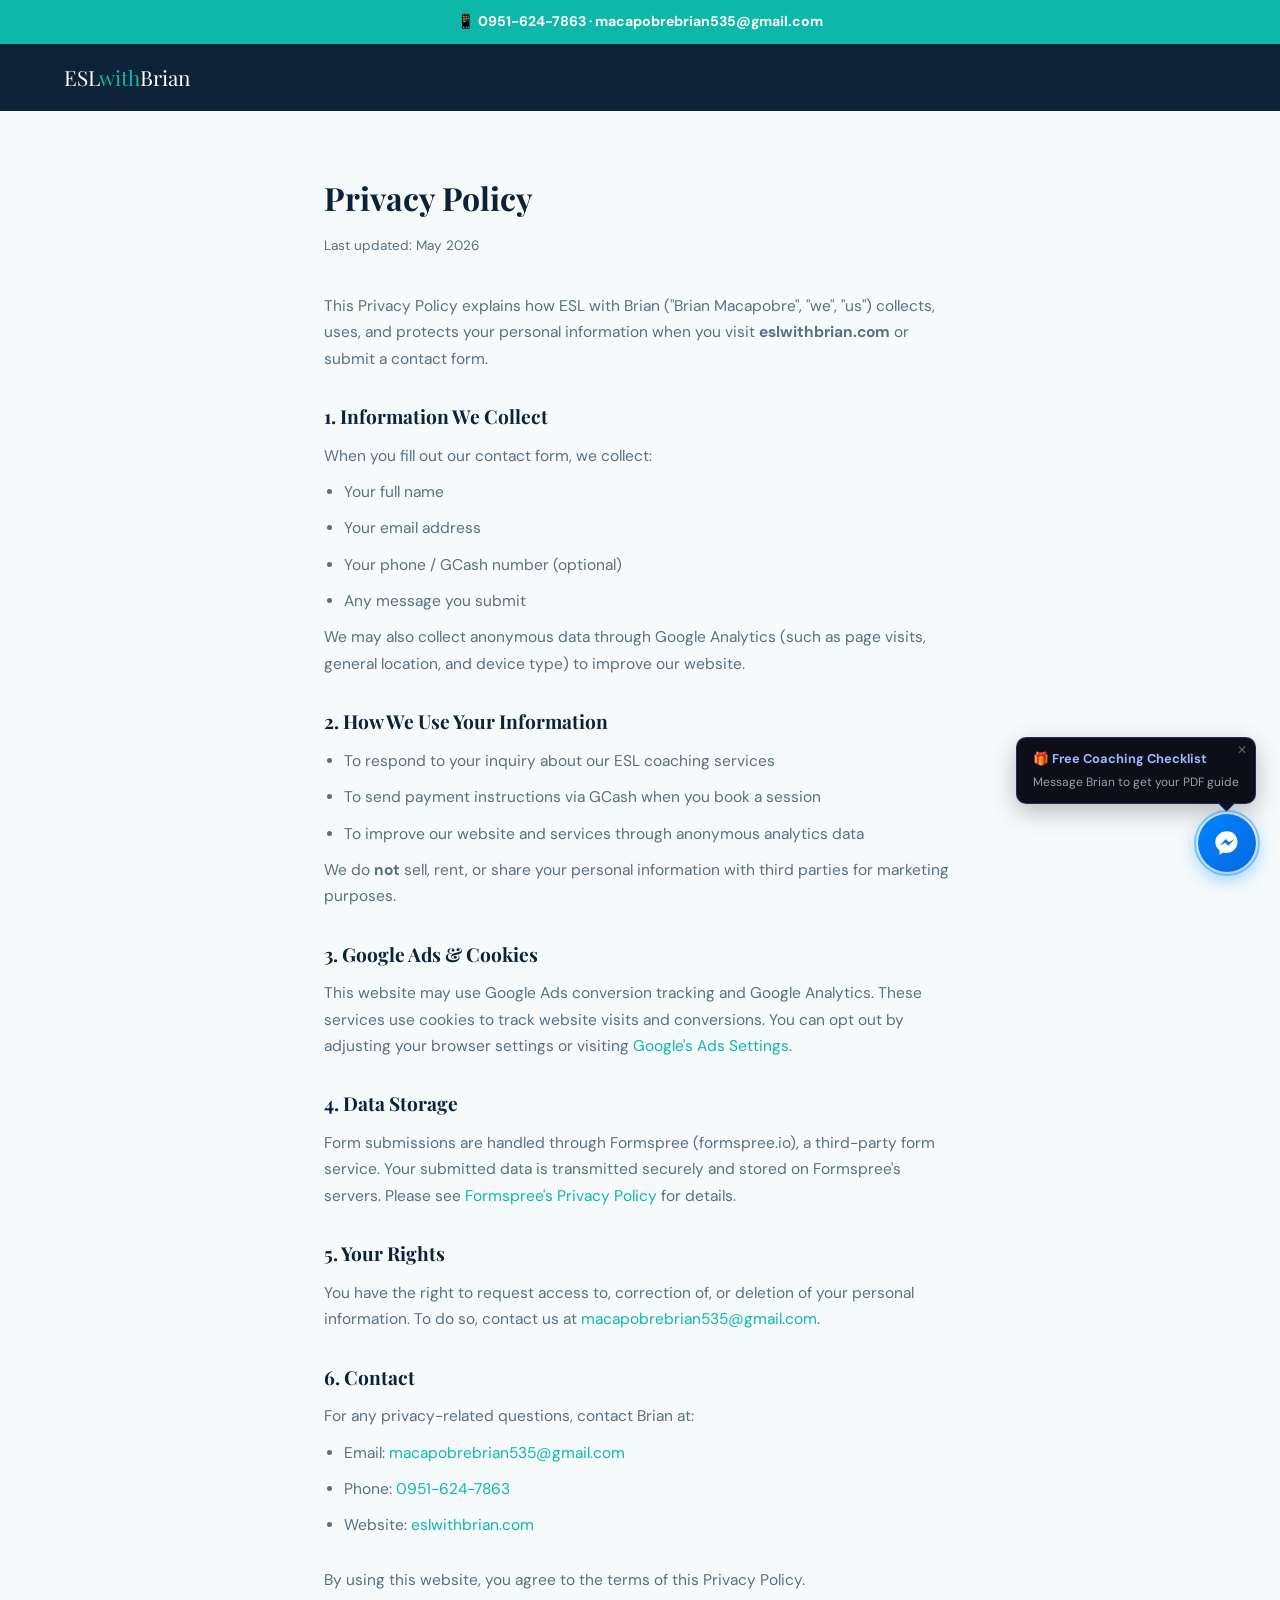
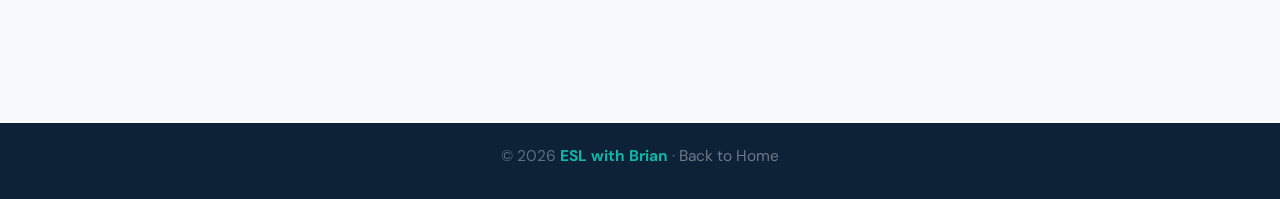
<file: privacy-policy.html>
<!DOCTYPE html>
<html lang="en">
<head>
<!-- Google Tag Manager -->
<script>(function(w,d,s,l,i){w[l]=w[l]||[];w[l].push({'gtm.start':
new Date().getTime(),event:'gtm.js'});var f=d.getElementsByTagName(s)[0],
j=d.createElement(s),dl=l!='dataLayer'?'&l='+l:'';j.async=true;j.src=
'https://www.googletagmanager.com/gtm.js?id='+i+dl;f.parentNode.insertBefore(j,f);
})(window,document,'script','dataLayer','GTM-N32DR69S');</script>
<!-- End Google Tag Manager -->
<meta charset="UTF-8">
<meta name="viewport" content="width=device-width, initial-scale=1.0">
<title>Privacy Policy | ESL with Brian</title>

<style>
  *{box-sizing:border-box;margin:0;padding:0}
  body{font-family:'DM Sans',sans-serif;color:#1C2B38;background:#F6FAFA;line-height:1.7}
  .topbar{background:#0EB8A8;color:#fff;text-align:center;padding:10px 5%;font-size:.88rem;font-weight:600}
  .topbar a{color:#fff;text-decoration:none;font-weight:700}
  nav{background:#0D2137;padding:16px 5%;display:flex;align-items:center;justify-content:space-between}
  .nav-logo{font-family:'Playfair Display',serif;font-size:1.3rem;color:#fff}
  .nav-logo span{color:#0EB8A8}
  main{max-width:760px;margin:0 auto;padding:60px 5%}
  h1{font-family:'Playfair Display',serif;font-size:2rem;color:#0D2137;margin-bottom:8px}
  .updated{font-size:.85rem;color:#5A7080;margin-bottom:36px}
  h2{font-family:'Playfair Display',serif;font-size:1.2rem;color:#0D2137;margin:28px 0 10px}
  p,li{font-size:.97rem;color:#5A7080;margin-bottom:10px}
  ul{padding-left:20px}
  a{color:#0EB8A8;text-decoration:none}
  footer{background:#0D2137;color:rgba(255,255,255,.5);text-align:center;padding:20px;font-size:.82rem;margin-top:60px}
  footer strong{color:#0EB8A8}
</style>
<link rel="canonical" href="https://eslwithbrian.com/privacy-policy.html">
<link rel="preconnect" href="https://fonts.googleapis.com">
<link rel="preconnect" href="https://fonts.gstatic.com" crossorigin>
<link href="https://fonts.googleapis.com/css2?family=Playfair+Display:wght@700;900&family=DM+Sans:wght@400;500;600&display=swap" rel="stylesheet">
</head>
<body>
<!-- Google Tag Manager (noscript) -->
<noscript><iframe src="https://www.googletagmanager.com/ns.html?id=GTM-N32DR69S"
height="0" width="0" style="display:none;visibility:hidden"></iframe></noscript>
<!-- End Google Tag Manager (noscript) -->
<div class="topbar"><a href="tel:+639516247863">📱 0951-624-7863</a> · <a href="mailto:macapobrebrian535@gmail.com">macapobrebrian535@gmail.com</a></div>
<nav><div class="nav-logo">ESL<span>with</span>Brian</div></nav>
<main>
  <h1>Privacy Policy</h1>
  <p class="updated">Last updated: May 2026</p>

  <p>This Privacy Policy explains how ESL with Brian ("Brian Macapobre", "we", "us") collects, uses, and protects your personal information when you visit <strong>eslwithbrian.com</strong> or submit a contact form.</p>

  <h2>1. Information We Collect</h2>
  <p>When you fill out our contact form, we collect:</p>
  <ul>
    <li>Your full name</li>
    <li>Your email address</li>
    <li>Your phone / GCash number (optional)</li>
    <li>Any message you submit</li>
  </ul>
  <p>We may also collect anonymous data through Google Analytics (such as page visits, general location, and device type) to improve our website.</p>

  <h2>2. How We Use Your Information</h2>
  <ul>
    <li>To respond to your inquiry about our ESL coaching services</li>
    <li>To send payment instructions via GCash when you book a session</li>
    <li>To improve our website and services through anonymous analytics data</li>
  </ul>
  <p>We do <strong>not</strong> sell, rent, or share your personal information with third parties for marketing purposes.</p>

  <h2>3. Google Ads & Cookies</h2>
  <p>This website may use Google Ads conversion tracking and Google Analytics. These services use cookies to track website visits and conversions. You can opt out by adjusting your browser settings or visiting <a href="https://adssettings.google.com" target="_blank">Google's Ads Settings</a>.</p>

  <h2>4. Data Storage</h2>
  <p>Form submissions are handled through Formspree (formspree.io), a third-party form service. Your submitted data is transmitted securely and stored on Formspree's servers. Please see <a href="https://formspree.io/legal/privacy-policy/" target="_blank">Formspree's Privacy Policy</a> for details.</p>

  <h2>5. Your Rights</h2>
  <p>You have the right to request access to, correction of, or deletion of your personal information. To do so, contact us at <a href="mailto:macapobrebrian535@gmail.com">macapobrebrian535@gmail.com</a>.</p>

  <h2>6. Contact</h2>
  <p>For any privacy-related questions, contact Brian at:</p>
  <ul>
    <li>Email: <a href="mailto:macapobrebrian535@gmail.com">macapobrebrian535@gmail.com</a></li>
    <li>Phone: <a href="tel:+639516247863">0951-624-7863</a></li>
    <li>Website: <a href="index.html">eslwithbrian.com</a></li>
  </ul>

  <p style="margin-top:28px;">By using this website, you agree to the terms of this Privacy Policy.</p>
</main>
<footer><p>© 2026 <strong>ESL with Brian</strong> · <a href="index.html" style="color:rgba(255,255,255,.4)">Back to Home</a></p></footer>

<!-- ── FLOATING MESSENGER BUTTON ── -->
<style>
.fb-float-wrap{
  position:fixed;bottom:28px;right:24px;z-index:9999;
  display:flex;flex-direction:column;align-items:flex-end;gap:10px;
}
.fb-tooltip{
  background:var(--dark,#0C0F1A);
  color:#fff;
  font-family:'Inter','DM Sans',sans-serif;
  font-size:.8rem;font-weight:600;
  padding:10px 16px;border-radius:10px;
  box-shadow:0 8px 24px rgba(0,0,0,0.25);
  white-space:nowrap;
  border:1px solid rgba(99,102,241,0.3);
  position:relative;
  animation:tooltipIn .4s .8s cubic-bezier(.175,.885,.32,1.275) both;
  cursor:default;
}
.fb-tooltip::after{
  content:'';
  position:absolute;bottom:-6px;right:22px;
  width:12px;height:12px;
  background:var(--dark,#0C0F1A);
  border-right:1px solid rgba(99,102,241,0.3);
  border-bottom:1px solid rgba(99,102,241,0.3);
  transform:rotate(45deg);
}
.fb-tooltip strong{color:#A5B4FC;display:block;margin-bottom:2px}
.fb-tooltip span{color:rgba(255,255,255,0.6);font-weight:400;font-size:.75rem}
.fb-tooltip .close-tip{
  position:absolute;top:6px;right:8px;
  color:rgba(255,255,255,0.35);cursor:pointer;
  font-size:.75rem;line-height:1;background:none;border:none;
  font-family:inherit;
}
.fb-tooltip .close-tip:hover{color:rgba(255,255,255,0.7)}
.fb-btn{
  width:58px;height:58px;border-radius:50%;
  background:linear-gradient(135deg,#0084FF,#0668E1);
  display:flex;align-items:center;justify-content:center;
  box-shadow:0 6px 20px rgba(0,132,255,0.45);
  cursor:pointer;text-decoration:none;
  transition:transform .2s,box-shadow .2s;
  animation:btnPop .5s .5s cubic-bezier(.175,.885,.32,1.275) both;
  position:relative;
}
.fb-btn:hover{transform:scale(1.1);box-shadow:0 8px 28px rgba(0,132,255,0.6)}
.fb-btn svg{width:28px;height:28px;fill:#fff}
/* Pulse ring */
.fb-btn::before{
  content:'';
  position:absolute;inset:-4px;border-radius:50%;
  border:2px solid rgba(0,132,255,0.4);
  animation:fbPulse 2.5s ease-out infinite;
}
@keyframes fbPulse{
  0%{transform:scale(1);opacity:.8}
  70%{transform:scale(1.35);opacity:0}
  100%{transform:scale(1.35);opacity:0}
}
@keyframes btnPop{
  from{opacity:0;transform:scale(0.5) translateY(20px)}
  to{opacity:1;transform:scale(1) translateY(0)}
}
@keyframes tooltipIn{
  from{opacity:0;transform:translateX(20px)}
  to{opacity:1;transform:translateX(0)}
}
@media(max-width:480px){
  .fb-float-wrap{bottom:18px;right:16px}
  .fb-btn{width:52px;height:52px}
  .fb-btn svg{width:24px;height:24px}
  .fb-tooltip{font-size:.75rem;padding:8px 14px}
}
</style>

<div class="fb-float-wrap" id="fb-float">
  <!-- Tooltip -->
  <div class="fb-tooltip" id="fb-tip">
    <button class="close-tip" onclick="document.getElementById('fb-tip').style.display='none'" aria-label="Close">✕</button>
    <strong>🎁 Free Coaching Checklist</strong>
    <span>Message Brian to get your PDF guide</span>
  </div>
  <!-- Messenger Button -->
  <a 
    href="https://m.me/61578360354091" 
    target="_blank" 
    rel="noopener noreferrer"
    class="fb-btn"
    aria-label="Message Brian on Facebook Messenger for free ESL coaching checklist"
    title="Message Brian on Messenger">
    <!-- Official Messenger icon SVG -->
    <svg viewBox="0 0 24 24" xmlns="http://www.w3.org/2000/svg">
      <path d="M12 2C6.477 2 2 6.145 2 11.243c0 2.929 1.406 5.546 3.619 7.28V22l3.309-1.818c.885.246 1.823.379 2.072.379 5.523 0 10-4.145 10-9.243S17.523 2 12 2zm1.05 12.442l-2.55-2.72-4.977 2.72 5.477-5.814 2.613 2.72 4.914-2.72-5.477 5.814z"/>
    </svg>
  </a>
</div>

<script>
// Auto-hide tooltip after 8 seconds
setTimeout(function(){
  var tip = document.getElementById('fb-tip');
  if(tip) tip.style.display = 'none';
}, 8000);
// Show tooltip again on hover of button
var btn = document.querySelector('.fb-btn');
var tip = document.getElementById('fb-tip');
if(btn && tip){
  btn.addEventListener('mouseenter', function(){
    tip.style.display = 'block';
  });
}
</script>
<!-- ── END FLOATING MESSENGER BUTTON ── -->

</body>
</html>
</file>
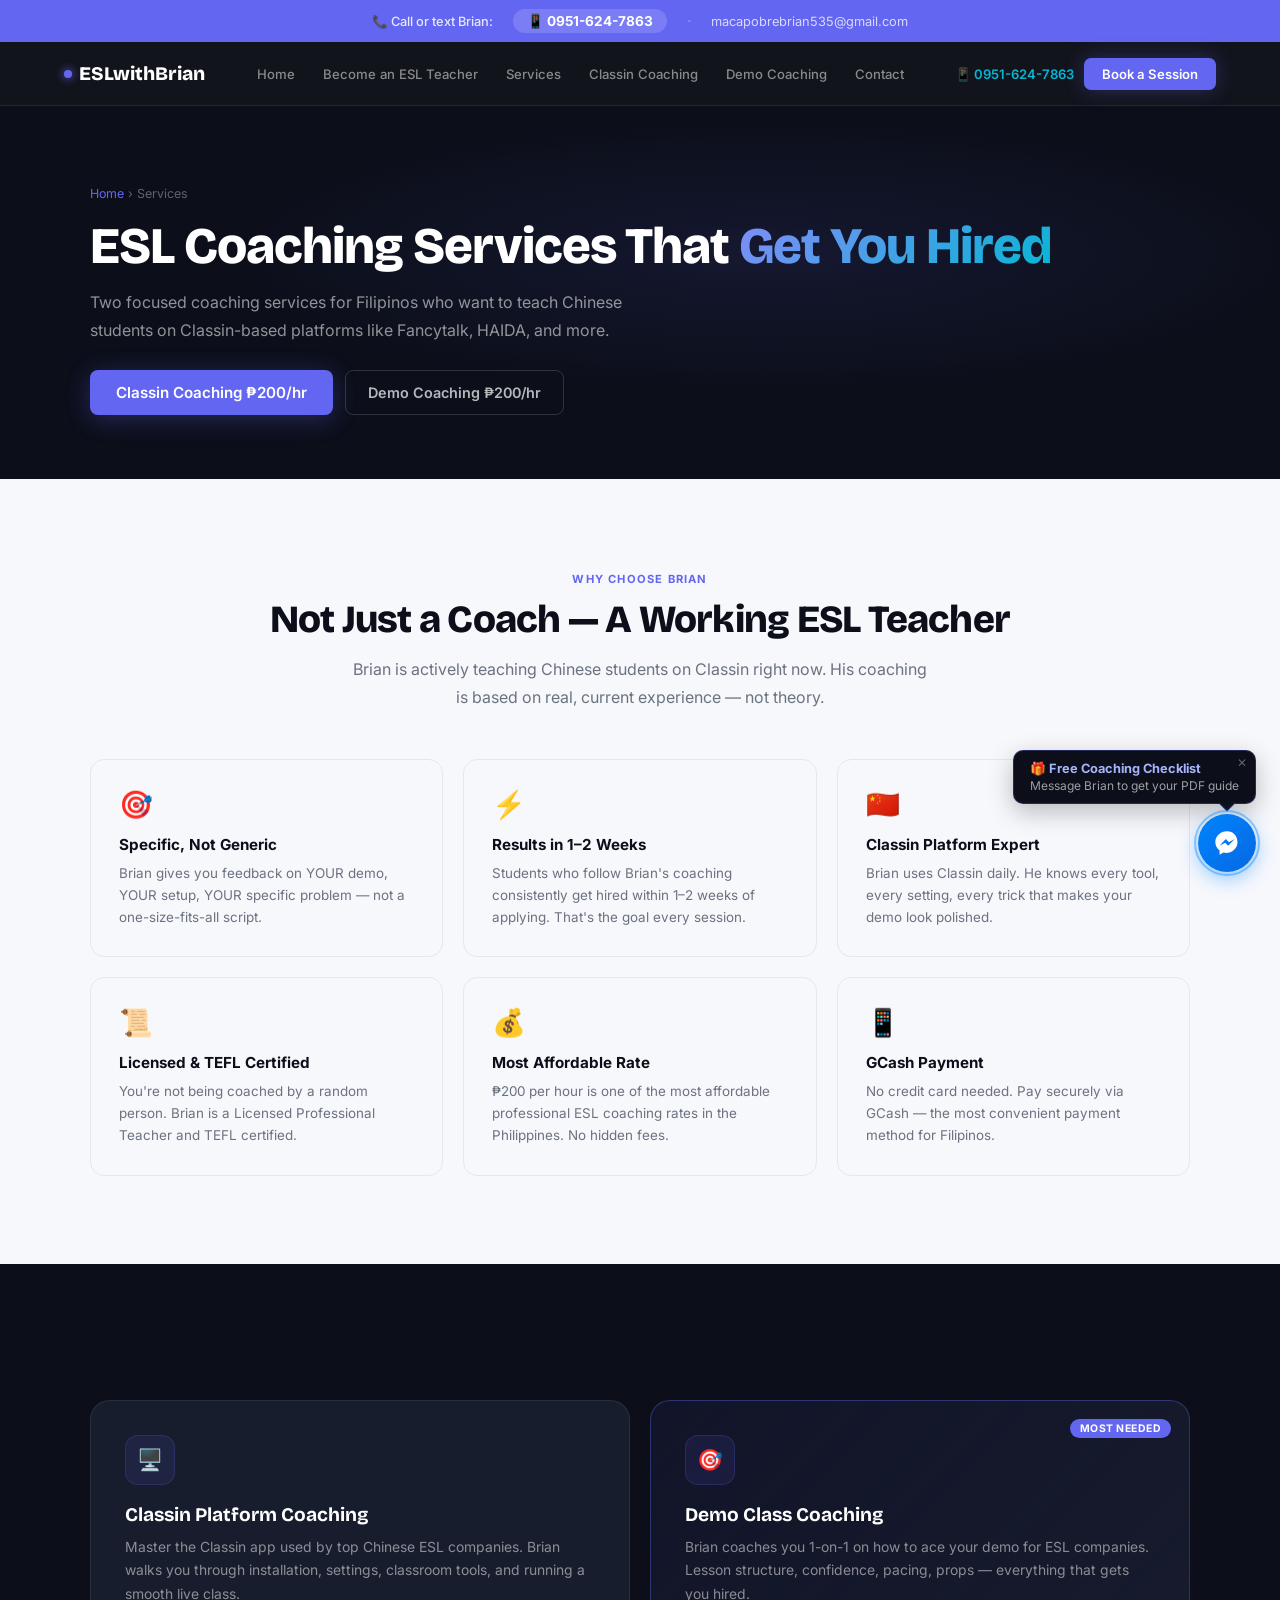
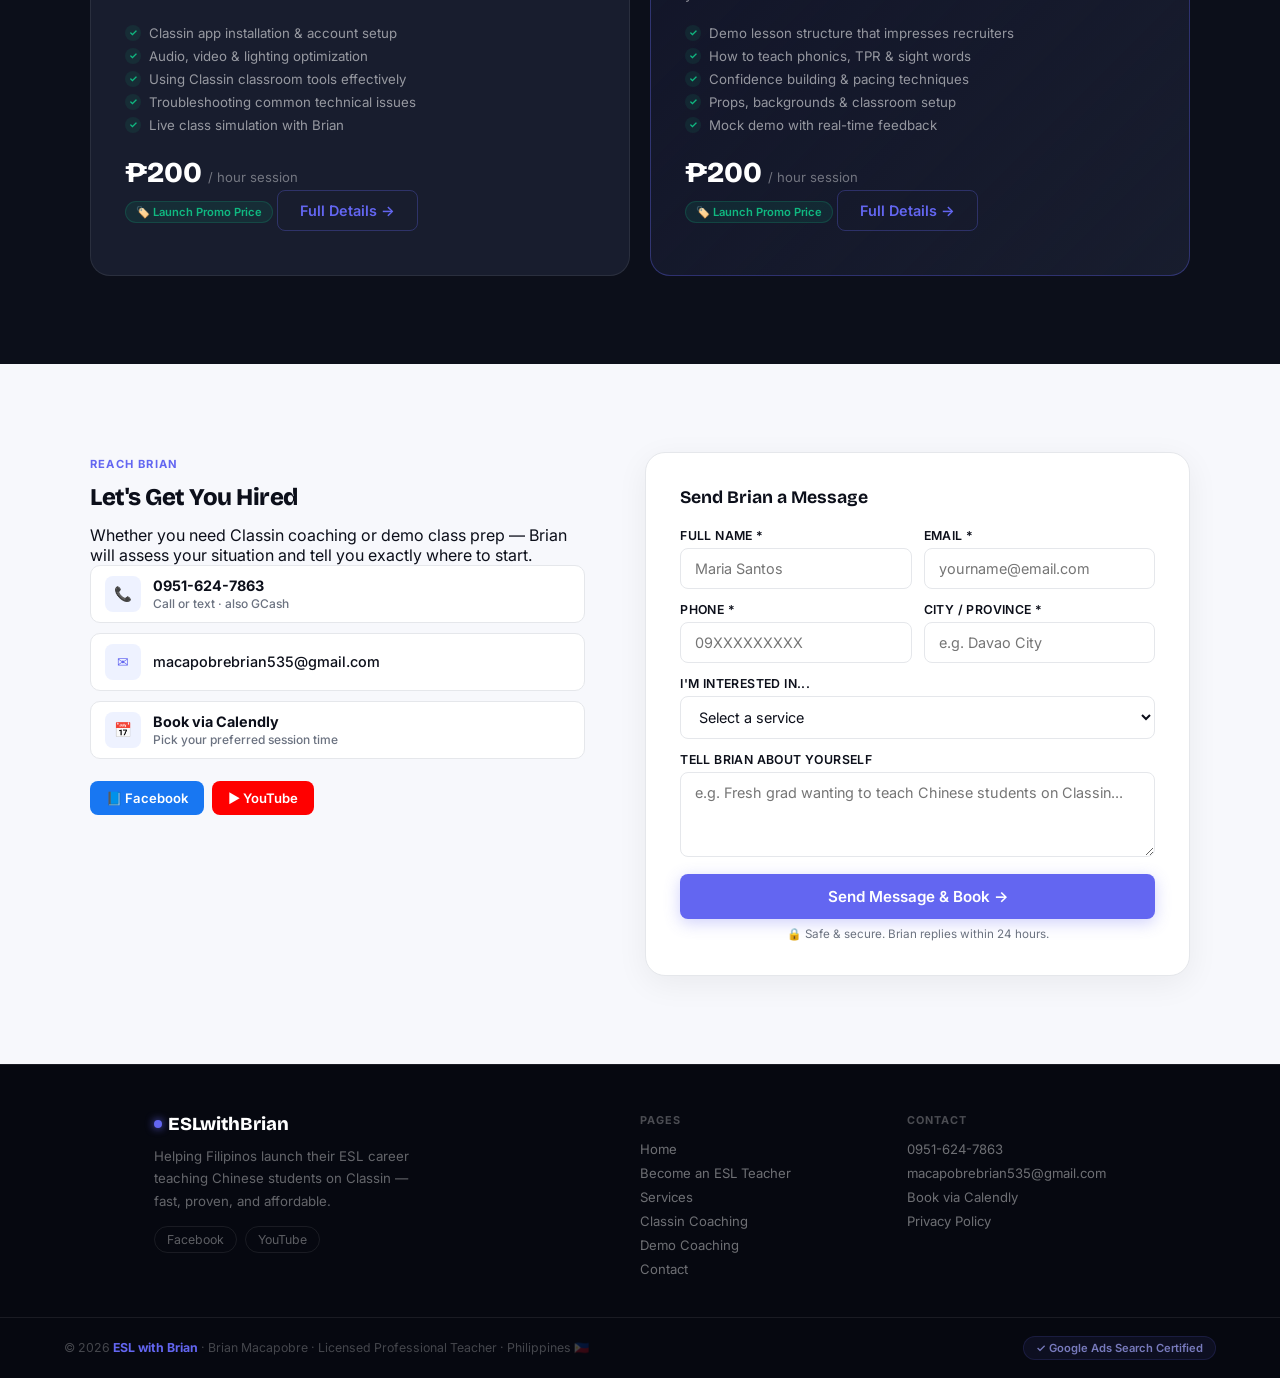
<file: services.html>
<!DOCTYPE html>
<html lang="en">
<head>
<meta charset="UTF-8">
<meta name="viewport" content="width=device-width, initial-scale=1.0">
<title>ESL Coaching Services | Classin & Demo Class — ESL with Brian</title>
<meta name="description" content="Brian Macapobre offers expert ESL coaching for Filipinos wanting to teach Chinese students. Classin platform training and demo class coaching at ₱200/hr.">
<meta name="robots" content="index, follow">
<link rel="canonical" href="https://eslwithbrian.com/services.html">
<meta http-equiv="Content-Security-Policy" content="upgrade-insecure-requests">
<link rel="preconnect" href="https://fonts.googleapis.com">
<link rel="preconnect" href="https://fonts.gstatic.com" crossorigin>
<link href="https://fonts.googleapis.com/css2?family=Bricolage+Grotesque:wght@400;500;600;700;800&family=Inter:wght@300;400;500;600;700&display=swap" rel="stylesheet">
<script>(function(w,d,s,l,i){w[l]=w[l]||[];w[l].push({'gtm.start':new Date().getTime(),event:'gtm.js'});var f=d.getElementsByTagName(s)[0],j=d.createElement(s),dl=l!='dataLayer'?'&l='+l:'';j.async=true;j.src='https://www.googletagmanager.com/gtm.js?id='+i+dl;f.parentNode.insertBefore(j,f);})(window,document,'script','dataLayer','GTM-N32DR69S');</script>
<style>
*,*::before,*::after{box-sizing:border-box;margin:0;padding:0}
:root{
  --black:#060810;--dark:#0C0F1A;--dark-2:#111624;--dark-3:#181D2E;
  --white:#FFFFFF;--off-white:#F7F8FC;
  --text:#0C0F1A;--muted:#6B7280;--border:#E5E7EB;
  --border-dark:rgba(255,255,255,0.08);
  --accent:#6366F1;--accent-dark:#4F52D1;
  --accent-light:#EEF2FF;--accent-glow:rgba(99,102,241,0.3);
  --teal:#06B6D4;--green:#10B981;--amber:#F59E0B;
}
html{scroll-behavior:smooth}
body{font-family:'Inter',sans-serif;color:var(--text);background:var(--white);overflow-x:hidden;-webkit-font-smoothing:antialiased}

/* TOPBAR */
.topbar{background:var(--accent);padding:9px 5%;display:flex;align-items:center;justify-content:center;gap:20px;flex-wrap:wrap}
.topbar-text{font-size:.8rem;color:rgba(255,255,255,0.85);font-weight:500}
.topbar-phone{display:inline-flex;align-items:center;gap:6px;background:rgba(255,255,255,0.15);color:#fff;font-weight:700;font-size:.85rem;padding:4px 14px;border-radius:100px;text-decoration:none;transition:background .2s}
.topbar-phone:hover{background:rgba(255,255,255,0.25)}
.topbar-sep{color:rgba(255,255,255,0.3)}
.topbar-email{color:rgba(255,255,255,0.75);font-size:.8rem;text-decoration:none}
.topbar-email:hover{color:#fff}

/* NAV */
nav{position:sticky;top:0;z-index:100;display:flex;align-items:center;justify-content:space-between;padding:0 5%;height:64px;background:rgba(6,8,16,0.95);backdrop-filter:blur(16px);border-bottom:1px solid var(--border-dark)}
.nav-logo{font-family:'Bricolage Grotesque',sans-serif;font-size:1.2rem;font-weight:800;color:#fff;text-decoration:none;display:flex;align-items:center;gap:7px}
.nav-logo-dot{width:8px;height:8px;border-radius:50%;background:var(--accent);box-shadow:0 0 8px var(--accent)}
.nav-links{display:flex;align-items:center;gap:4px}
.nav-links a{color:rgba(255,255,255,0.5);text-decoration:none;font-size:.82rem;font-weight:500;padding:6px 12px;border-radius:6px;transition:all .2s}
.nav-links a:hover{color:#fff;background:rgba(255,255,255,0.06)}
.nav-right{display:flex;align-items:center;gap:10px}
.nav-phone{color:var(--teal);font-weight:600;font-size:.82rem;text-decoration:none}
.nav-cta{background:var(--accent);color:#fff;padding:8px 18px;border-radius:7px;font-weight:600;font-size:.82rem;text-decoration:none;transition:all .2s;box-shadow:0 0 20px var(--accent-glow)}
.nav-cta:hover{background:var(--accent-dark);transform:translateY(-1px)}
.hamburger{display:none;background:none;border:none;color:#fff;font-size:1.3rem;cursor:pointer;padding:6px}

/* SECTION BASE */
section{padding:88px 5%}
.section-inner{max-width:1100px;margin:0 auto}
.section-eyebrow{display:inline-flex;align-items:center;gap:6px;font-size:.7rem;font-weight:700;letter-spacing:1.2px;text-transform:uppercase;color:var(--accent);margin-bottom:12px}
.section-title{font-family:'Bricolage Grotesque',sans-serif;font-size:clamp(1.8rem,3vw,2.6rem);font-weight:800;line-height:1.1;color:var(--text);margin-bottom:14px;letter-spacing:-.02em}
.section-title.light{color:#fff}
.section-desc{font-size:1rem;color:var(--muted);line-height:1.75;max-width:580px}
.section-desc.light{color:rgba(255,255,255,0.55)}
.text-center{text-align:center}
.text-center .section-desc{margin:0 auto}

/* BUTTONS */
.btn-primary{display:inline-flex;align-items:center;gap:8px;background:var(--accent);color:#fff;padding:13px 26px;border-radius:8px;font-weight:600;font-size:.95rem;text-decoration:none;transition:all .2s;box-shadow:0 4px 24px var(--accent-glow)}
.btn-primary:hover{background:var(--accent-dark);transform:translateY(-2px);box-shadow:0 6px 32px var(--accent-glow)}
.btn-ghost{display:inline-flex;align-items:center;gap:8px;background:transparent;color:rgba(255,255,255,0.7);padding:13px 26px;border-radius:8px;font-weight:600;font-size:.95rem;text-decoration:none;border:1px solid rgba(255,255,255,0.12);transition:all .2s}
.btn-ghost:hover{border-color:rgba(255,255,255,0.3);color:#fff}
.btn-outline-accent{display:inline-flex;align-items:center;gap:8px;background:transparent;color:var(--accent);padding:11px 22px;border-radius:8px;font-weight:600;font-size:.9rem;text-decoration:none;border:1.5px solid rgba(99,102,241,0.3);transition:all .2s}
.btn-outline-accent:hover{background:rgba(99,102,241,0.08);border-color:var(--accent)}

/* PAGE HERO (inner pages) */
.page-hero{background:var(--dark);padding:80px 5% 64px;position:relative;overflow:hidden}
.page-hero::before{content:'';position:absolute;inset:0;background:radial-gradient(ellipse 70% 60% at 60% 40%,rgba(99,102,241,0.1) 0%,transparent 60%)}
.page-hero-inner{max-width:1100px;margin:0 auto;position:relative;z-index:1}
.breadcrumb{font-size:.78rem;color:rgba(255,255,255,0.35);margin-bottom:18px}
.breadcrumb a{color:var(--accent);text-decoration:none}
.page-hero h1{font-family:'Bricolage Grotesque',sans-serif;font-size:clamp(2rem,4vw,3.2rem);font-weight:800;color:#fff;margin-bottom:14px;line-height:1.08;letter-spacing:-.02em}
.page-hero h1 em{font-style:normal;background:linear-gradient(135deg,#818CF8,#06B6D4);-webkit-background-clip:text;-webkit-text-fill-color:transparent;background-clip:text}
.page-hero p{font-size:1rem;color:rgba(255,255,255,0.55);max-width:580px;line-height:1.75;margin-bottom:26px}

/* FEATURES GRID */
.features-grid{display:grid;grid-template-columns:repeat(3,1fr);gap:20px;margin-top:48px}
.feature-card{background:var(--off-white);border-radius:14px;padding:28px;border:1px solid var(--border);transition:all .25s;position:relative;overflow:hidden}
.feature-card::before{content:'';position:absolute;top:0;left:0;right:0;height:2px;background:linear-gradient(90deg,var(--accent),var(--teal));opacity:0;transition:opacity .25s}
.feature-card:hover{transform:translateY(-5px);box-shadow:0 12px 32px rgba(99,102,241,0.1);border-color:rgba(99,102,241,0.2)}
.feature-card:hover::before{opacity:1}
.feature-icon{font-size:1.7rem;margin-bottom:14px;display:block}
.feature-card h4{font-weight:700;font-size:.95rem;color:var(--text);margin-bottom:8px}
.feature-card p{font-size:.84rem;color:var(--muted);line-height:1.65}

/* CHECKLIST */
.checklist{list-style:none;display:flex;flex-direction:column;gap:10px;margin-top:16px}
.checklist li{display:flex;align-items:flex-start;gap:10px;font-size:.92rem;color:var(--text);line-height:1.5}
.checklist li::before{content:'✓';min-width:20px;height:20px;background:rgba(16,185,129,0.1);color:var(--green);border-radius:50%;display:flex;align-items:center;justify-content:center;font-weight:700;font-size:.65rem;flex-shrink:0;margin-top:1px}

/* SERVICE DETAIL BOX */
.detail-box{background:var(--off-white);border-radius:16px;padding:32px;border:1px solid var(--border)}
.detail-box h3{font-family:'Bricolage Grotesque',sans-serif;font-size:1.2rem;font-weight:700;color:var(--text);margin-bottom:20px}

/* GUARANTEE BOX */
.guarantee-box{margin-top:22px;padding:16px;background:rgba(99,102,241,0.05);border:1px solid rgba(99,102,241,0.15);border-radius:10px}
.guarantee-box p:first-child{font-size:.85rem;font-weight:700;color:var(--accent);margin-bottom:6px}
.guarantee-box p:last-child{font-size:.83rem;color:var(--muted);line-height:1.6}

/* DARK SERVICE CARDS */
.dark-cards-grid{display:grid;grid-template-columns:1fr 1fr;gap:20px;margin-top:48px}
.dark-card{background:var(--dark-3);border:1px solid var(--border-dark);border-radius:20px;padding:34px;transition:all .25s;position:relative;overflow:hidden}
.dark-card:hover{border-color:rgba(99,102,241,0.3);transform:translateY(-4px);box-shadow:0 16px 48px rgba(99,102,241,0.12)}
.dark-card.featured{border-color:rgba(99,102,241,0.35);background:linear-gradient(135deg,rgba(99,102,241,0.07),var(--dark-3))}
.dark-card-icon{width:50px;height:50px;border-radius:13px;background:rgba(99,102,241,0.1);border:1px solid rgba(99,102,241,0.2);display:flex;align-items:center;justify-content:center;font-size:1.3rem;margin-bottom:18px}
.dark-card h3{font-family:'Bricolage Grotesque',sans-serif;font-size:1.2rem;font-weight:700;color:#fff;margin-bottom:10px}
.dark-card p{font-size:.87rem;color:rgba(255,255,255,0.5);line-height:1.7;margin-bottom:18px}
.dark-card-price{font-family:'Bricolage Grotesque',sans-serif;font-size:1.8rem;font-weight:800;color:#fff}
.dark-card-price span{font-size:.82rem;font-family:'Inter',sans-serif;font-weight:400;color:rgba(255,255,255,0.4)}
.promo-tag{display:inline-flex;align-items:center;gap:5px;background:rgba(16,185,129,0.1);border:1px solid rgba(16,185,129,0.2);color:var(--green);font-size:.7rem;font-weight:600;padding:3px 10px;border-radius:100px;margin:10px 0 18px}
.dark-features{list-style:none;display:flex;flex-direction:column;gap:7px;margin-bottom:22px}
.dark-features li{display:flex;align-items:center;gap:8px;font-size:.83rem;color:rgba(255,255,255,0.55)}
.dark-features li::before{content:'✓';width:16px;height:16px;border-radius:50%;background:rgba(16,185,129,0.1);color:var(--green);display:flex;align-items:center;justify-content:center;font-size:.6rem;font-weight:700;flex-shrink:0}
.badge-hot{position:absolute;top:18px;right:18px;background:var(--accent);color:#fff;font-size:.65rem;font-weight:700;letter-spacing:.5px;text-transform:uppercase;padding:3px 10px;border-radius:100px}

/* CTA BAND */
.cta-band{background:var(--black);padding:80px 5%;position:relative;overflow:hidden}
.cta-band::before{content:'';position:absolute;inset:0;background:radial-gradient(ellipse 70% 60% at 50% 50%,rgba(99,102,241,0.1) 0%,transparent 70%)}
.cta-band-inner{max-width:660px;margin:0 auto;text-align:center;position:relative;z-index:1}
.cta-band h2{font-family:'Bricolage Grotesque',sans-serif;font-size:clamp(1.8rem,3vw,2.8rem);font-weight:800;color:#fff;margin-bottom:14px;letter-spacing:-.02em;line-height:1.1}
.cta-band p{font-size:1rem;color:rgba(255,255,255,0.5);line-height:1.7;margin-bottom:30px}
.cta-actions{display:flex;gap:12px;justify-content:center;flex-wrap:wrap;margin-bottom:18px}
.gcash-pill{display:inline-flex;align-items:center;gap:8px;background:rgba(255,255,255,0.05);border:1px solid rgba(255,255,255,0.08);color:rgba(255,255,255,0.45);padding:8px 18px;border-radius:100px;font-size:.77rem}
.gcash-dot{width:6px;height:6px;background:var(--teal);border-radius:50%}

/* CONTACT */
.contact-grid{display:grid;grid-template-columns:1fr 1.1fr;gap:60px;align-items:start}
.contact-info-title{font-family:'Bricolage Grotesque',sans-serif;font-size:1.5rem;font-weight:800;color:var(--text);margin-bottom:14px;letter-spacing:-.02em}
.contact-info p{font-size:.93rem;color:var(--muted);line-height:1.7;margin-bottom:22px}
.contact-links{display:flex;flex-direction:column;gap:10px;margin-bottom:22px}
.contact-link{display:flex;align-items:center;gap:12px;font-size:.9rem;color:var(--text);text-decoration:none;font-weight:500;padding:10px 14px;border-radius:10px;border:1px solid var(--border);background:#fff;transition:all .2s}
.contact-link:hover{border-color:var(--accent);box-shadow:0 4px 12px rgba(99,102,241,0.1)}
.contact-link-icon{width:36px;height:36px;border-radius:8px;background:var(--accent-light);color:var(--accent);display:flex;align-items:center;justify-content:center;font-size:.9rem;flex-shrink:0}
.socials-row{display:flex;gap:8px}
.social-btn{display:inline-flex;align-items:center;gap:7px;padding:9px 16px;border-radius:8px;font-weight:600;font-size:.82rem;text-decoration:none;transition:all .2s}
.social-btn.fb{background:#1877F2;color:#fff}
.social-btn.fb:hover{background:#1461c7}
.social-btn.yt{background:#FF0000;color:#fff}
.social-btn.yt:hover{background:#cc0000}
.contact-form-card{background:#fff;border-radius:20px;padding:34px;border:1px solid var(--border);box-shadow:0 8px 32px rgba(0,0,0,0.06)}
.contact-form-card h4{font-family:'Bricolage Grotesque',sans-serif;font-size:1.1rem;font-weight:700;color:var(--text);margin-bottom:20px}
.form-group{margin-bottom:13px}
.form-group label{display:block;font-weight:600;font-size:.77rem;color:var(--text);margin-bottom:5px;text-transform:uppercase;letter-spacing:.4px}
.form-group input,.form-group textarea,.form-group select{width:100%;padding:11px 14px;border:1.5px solid var(--border);border-radius:8px;font-family:'Inter',sans-serif;font-size:.9rem;color:var(--text);background:#fff;outline:none;transition:border-color .2s,box-shadow .2s}
.form-group input:focus,.form-group textarea:focus,.form-group select:focus{border-color:var(--accent);box-shadow:0 0 0 3px rgba(99,102,241,0.1)}
.form-group textarea{min-height:85px;resize:vertical}
.form-row{display:grid;grid-template-columns:1fr 1fr;gap:12px}
.btn-submit{width:100%;padding:13px;background:var(--accent);color:#fff;border:none;border-radius:8px;font-family:'Inter',sans-serif;font-size:.95rem;font-weight:600;cursor:pointer;transition:all .2s;box-shadow:0 4px 16px var(--accent-glow)}
.btn-submit:hover{background:var(--accent-dark);transform:translateY(-1px)}
.form-note{font-size:.73rem;color:var(--muted);text-align:center;margin-top:8px}

/* FOOTER */
footer{background:var(--black);border-top:1px solid var(--border-dark)}
.footer-top{max-width:1100px;margin:0 auto;padding:48px 5% 32px;display:grid;grid-template-columns:2fr 1fr 1fr;gap:48px}
.footer-logo{font-family:'Bricolage Grotesque',sans-serif;font-size:1.15rem;font-weight:800;color:#fff;display:flex;align-items:center;gap:6px}
.footer-brand p{font-size:.83rem;color:rgba(255,255,255,0.38);line-height:1.7;margin:10px 0 14px;max-width:270px}
.footer-social-links{display:flex;gap:8px}
.footer-social-links a{color:rgba(255,255,255,0.35);font-size:.77rem;text-decoration:none;padding:5px 12px;border:1px solid rgba(255,255,255,0.08);border-radius:100px;transition:all .2s}
.footer-social-links a:hover{color:#fff;border-color:rgba(255,255,255,0.2)}
.footer-col h5{font-size:.68rem;font-weight:700;text-transform:uppercase;letter-spacing:1px;color:rgba(255,255,255,0.28);margin-bottom:14px}
.footer-col a{display:block;color:rgba(255,255,255,0.42);font-size:.82rem;text-decoration:none;margin-bottom:8px;transition:color .2s}
.footer-col a:hover{color:rgba(255,255,255,0.8)}
.footer-bottom{border-top:1px solid var(--border-dark);padding:18px 5%;display:flex;align-items:center;justify-content:space-between;flex-wrap:wrap;gap:10px}
.footer-bottom p{font-size:.77rem;color:rgba(255,255,255,0.25)}
.footer-bottom strong{color:var(--accent)}
.footer-badge{display:inline-flex;align-items:center;gap:6px;background:rgba(99,102,241,0.08);border:1px solid rgba(99,102,241,0.15);color:rgba(165,168,255,0.7);font-size:.7rem;font-weight:600;padding:4px 12px;border-radius:100px}

/* RESPONSIVE */
@media(max-width:900px){
  .features-grid{grid-template-columns:repeat(2,1fr)}
  .footer-top{grid-template-columns:1fr 1fr}
}
@media(max-width:768px){
  .dark-cards-grid{grid-template-columns:1fr}
  .contact-grid{grid-template-columns:1fr}
  .form-row{grid-template-columns:1fr}
  .features-grid{grid-template-columns:1fr 1fr}
  .footer-top{grid-template-columns:1fr}
  .footer-bottom{flex-direction:column;text-align:center}
  .nav-links{display:none;position:absolute;top:100%;left:0;right:0;background:rgba(6,8,16,0.98);flex-direction:column;padding:16px 5%;gap:4px;border-bottom:1px solid var(--border-dark)}
  .nav-links.open{display:flex}
  .hamburger{display:block}
  .nav-phone{display:none}
  section{padding:64px 5%}
}
@media(max-width:480px){.features-grid{grid-template-columns:1fr}}
</style>
</head>
<body>
<noscript><iframe src="https://www.googletagmanager.com/ns.html?id=GTM-N32DR69S" height="0" width="0" style="display:none;visibility:hidden"></iframe></noscript>
<div class="topbar">
  <span class="topbar-text">📞 Call or text Brian:</span>
  <a href="tel:+639516247863" class="topbar-phone">📱 0951-624-7863</a>
  <span class="topbar-sep">·</span>
  <a href="mailto:macapobrebrian535@gmail.com" class="topbar-email">macapobrebrian535@gmail.com</a>
</div>
<nav>
  <a href="index.html" class="nav-logo"><div class="nav-logo-dot"></div>ESLwithBrian</a>
  <div class="nav-links">
    <a href="index.html">Home</a>
    <a href="become-esl-teacher.html">Become an ESL Teacher</a>
    <a href="services.html">Services</a>
    <a href="classin-coaching.html">Classin Coaching</a>
    <a href="demo-coaching.html">Demo Coaching</a>
    <a href="contact.html">Contact</a>
  </div>
  <div class="nav-right">
    <a href="tel:+639516247863" class="nav-phone">📱 0951-624-7863</a>
    <a href="contact.html" class="nav-cta">Book a Session</a>
  </div>
  <button class="hamburger" onclick="document.querySelector('.nav-links').classList.toggle('open')" aria-label="Toggle menu">☰</button>
</nav>

<div class="page-hero">
  <div class="page-hero-inner">
    <div class="breadcrumb"><a href="index.html">Home</a> › Services</div>
    <h1>ESL Coaching Services That <em>Get You Hired</em></h1>
    <p>Two focused coaching services for Filipinos who want to teach Chinese students on Classin-based platforms like Fancytalk, HAIDA, and more.</p>
    <div style="display:flex;gap:12px;flex-wrap:wrap">
      <a href="classin-coaching.html" class="btn-primary">Classin Coaching ₱200/hr</a>
      <a href="demo-coaching.html" class="btn-outline-accent" style="color:rgba(255,255,255,0.7);border-color:rgba(255,255,255,0.15)">Demo Coaching ₱200/hr</a>
    </div>
  </div>
</div>

<section style="background:var(--off-white)">
  <div class="section-inner">
    <div class="text-center">
      <div class="section-eyebrow">Why Choose Brian</div>
      <h2 class="section-title">Not Just a Coach — A Working ESL Teacher</h2>
      <p class="section-desc">Brian is actively teaching Chinese students on Classin right now. His coaching is based on real, current experience — not theory.</p>
    </div>
    <div class="features-grid">
      <div class="feature-card"><div class="feature-icon">🎯</div><h4>Specific, Not Generic</h4><p>Brian gives you feedback on YOUR demo, YOUR setup, YOUR specific problem — not a one-size-fits-all script.</p></div>
      <div class="feature-card"><div class="feature-icon">⚡</div><h4>Results in 1–2 Weeks</h4><p>Students who follow Brian's coaching consistently get hired within 1–2 weeks of applying. That's the goal every session.</p></div>
      <div class="feature-card"><div class="feature-icon">🇨🇳</div><h4>Classin Platform Expert</h4><p>Brian uses Classin daily. He knows every tool, every setting, every trick that makes your demo look polished.</p></div>
      <div class="feature-card"><div class="feature-icon">📜</div><h4>Licensed & TEFL Certified</h4><p>You're not being coached by a random person. Brian is a Licensed Professional Teacher and TEFL certified.</p></div>
      <div class="feature-card"><div class="feature-icon">💰</div><h4>Most Affordable Rate</h4><p>₱200 per hour is one of the most affordable professional ESL coaching rates in the Philippines. No hidden fees.</p></div>
      <div class="feature-card"><div class="feature-icon">📱</div><h4>GCash Payment</h4><p>No credit card needed. Pay securely via GCash — the most convenient payment method for Filipinos.</p></div>
    </div>
  </div>
</section>

<section style="background:var(--dark)">
  <div class="section-inner">
    <div class="dark-cards-grid">
      <div class="dark-card">
        <div class="dark-card-icon">🖥️</div>
        <h3>Classin Platform Coaching</h3>
        <p>Master the Classin app used by top Chinese ESL companies. Brian walks you through installation, settings, classroom tools, and running a smooth live class.</p>
        <ul class="dark-features">
          <li>Classin app installation & account setup</li>
          <li>Audio, video & lighting optimization</li>
          <li>Using Classin classroom tools effectively</li>
          <li>Troubleshooting common technical issues</li>
          <li>Live class simulation with Brian</li>
        </ul>
        <div class="dark-card-price">₱200 <span>/ hour session</span></div>
        <div class="promo-tag">🏷️ Launch Promo Price</div>
        <a href="classin-coaching.html" class="btn-outline-accent">Full Details →</a>
      </div>
      <div class="dark-card featured">
        <div class="badge-hot">Most Needed</div>
        <div class="dark-card-icon">🎯</div>
        <h3>Demo Class Coaching</h3>
        <p>Brian coaches you 1-on-1 on how to ace your demo for ESL companies. Lesson structure, confidence, pacing, props — everything that gets you hired.</p>
        <ul class="dark-features">
          <li>Demo lesson structure that impresses recruiters</li>
          <li>How to teach phonics, TPR & sight words</li>
          <li>Confidence building & pacing techniques</li>
          <li>Props, backgrounds & classroom setup</li>
          <li>Mock demo with real-time feedback</li>
        </ul>
        <div class="dark-card-price">₱200 <span>/ hour session</span></div>
        <div class="promo-tag">🏷️ Launch Promo Price</div>
        <a href="demo-coaching.html" class="btn-outline-accent">Full Details →</a>
      </div>
    </div>
  </div>
</section>

<section style="background:var(--off-white)">
  <div class="section-inner">
    <div class="contact-grid">
      
<div>
  <div class="section-eyebrow">Reach Brian</div>
  <h3 class="contact-info-title">Let's Get You Hired</h3>
  <p>Whether you need Classin coaching or demo class prep — Brian will assess your situation and tell you exactly where to start.</p>
  <div class="contact-links">
    <a href="tel:+639516247863" class="contact-link">
      <div class="contact-link-icon">📞</div>
      <div><strong>0951-624-7863</strong><br><small style="color:var(--muted);font-size:.75rem">Call or text · also GCash</small></div>
    </a>
    <a href="mailto:macapobrebrian535@gmail.com" class="contact-link">
      <div class="contact-link-icon">✉</div>
      macapobrebrian535@gmail.com
    </a>
    <a href="https://calendly.com/macapobrebrian" target="_blank" class="contact-link">
      <div class="contact-link-icon">📅</div>
      <div><strong>Book via Calendly</strong><br><small style="color:var(--muted);font-size:.75rem">Pick your preferred session time</small></div>
    </a>
  </div>
  <div class="socials-row">
    <a href="https://www.facebook.com/profile.php?id=61578360354091" target="_blank" rel="noopener" class="social-btn fb" aria-label="Follow Brian on Facebook">📘 Facebook</a>
    <a href="https://www.youtube.com/@Brian-i5m" target="_blank" rel="noopener" class="social-btn yt" aria-label="Follow Brian on YouTube">▶ YouTube</a>
  </div>
</div>
<div class="contact-form-card">
  <h4>Send Brian a Message</h4>
  <form action="https://api.web3forms.com/submit" method="POST">
    <input type="hidden" name="access_key" value="4ae165a7-c718-48b5-8a90-d29e40e284e5">
    <input type="hidden" name="subject" value="New Booking Inquiry — ESLwithBrian.com">
    <input type="hidden" name="redirect" value="https://eslwithbrian.com/thank-you.html">
    <input type="hidden" name="from_name" value="ESL with Brian Website">
    <input type="checkbox" name="botcheck" style="display:none">
    <div class="form-row">
      <div class="form-group"><label>Full Name *</label><input type="text" name="name" placeholder="Maria Santos" required></div>
      <div class="form-group"><label>Email *</label><input type="email" name="email" placeholder="yourname@email.com" required></div>
    </div>
    <div class="form-row">
      <div class="form-group"><label>Phone *</label><input type="tel" name="phone" placeholder="09XXXXXXXXX" required></div>
      <div class="form-group"><label>City / Province *</label><input type="text" name="location" placeholder="e.g. Davao City" required></div>
    </div>
    <div class="form-group">
      <label>I'm interested in...</label>
      <select name="service">
        <option value="">Select a service</option>
        <option>Classin Platform Coaching (₱200/hr)</option>
        <option>Demo Class Coaching (₱200/hr)</option>
        <option>Both Services</option>
      </select>
    </div>
    <div class="form-group">
      <label>Tell Brian about yourself</label>
      <textarea name="message" placeholder="e.g. Fresh grad wanting to teach Chinese students on Classin..."></textarea>
    </div>
    <button type="submit" class="btn-submit">Send Message & Book →</button>
    <p class="form-note">🔒 Safe & secure. Brian replies within 24 hours.</p>
  </form>
</div>
    </div>
  </div>
</section>

<footer>
  <div class="footer-top">
    <div class="footer-brand">
      <div class="footer-logo"><div class="nav-logo-dot"></div>ESLwithBrian</div>
      <p>Helping Filipinos launch their ESL career teaching Chinese students on Classin — fast, proven, and affordable.</p>
      <div class="footer-social-links">
        <a href="https://www.facebook.com/profile.php?id=61578360354091" target="_blank" rel="noopener">Facebook</a>
        <a href="https://www.youtube.com/@Brian-i5m" target="_blank" rel="noopener">YouTube</a>
      </div>
    </div>
    <div class="footer-col">
      <h5>Pages</h5>
      <a href="index.html">Home</a>
      <a href="become-esl-teacher.html">Become an ESL Teacher</a>
      <a href="services.html">Services</a>
      <a href="classin-coaching.html">Classin Coaching</a>
      <a href="demo-coaching.html">Demo Coaching</a>
      <a href="contact.html">Contact</a>
    </div>
    <div class="footer-col">
      <h5>Contact</h5>
      <a href="tel:+639516247863">0951-624-7863</a>
      <a href="mailto:macapobrebrian535@gmail.com">macapobrebrian535@gmail.com</a>
      <a href="https://calendly.com/macapobrebrian" target="_blank">Book via Calendly</a>
      <a href="privacy-policy.html">Privacy Policy</a>
    </div>
  </div>
  <div class="footer-bottom">
    <p>© 2026 <strong>ESL with Brian</strong> · Brian Macapobre · Licensed Professional Teacher · Philippines 🇵🇭</p>
    <div class="footer-badge">✓ Google Ads Search Certified</div>
  </div>
</footer>

<!-- ── FLOATING MESSENGER BUTTON ── -->
<style>
.fb-float-wrap{
  position:fixed;bottom:28px;right:24px;z-index:9999;
  display:flex;flex-direction:column;align-items:flex-end;gap:10px;
}
.fb-tooltip{
  background:var(--dark,#0C0F1A);
  color:#fff;
  font-family:'Inter','DM Sans',sans-serif;
  font-size:.8rem;font-weight:600;
  padding:10px 16px;border-radius:10px;
  box-shadow:0 8px 24px rgba(0,0,0,0.25);
  white-space:nowrap;
  border:1px solid rgba(99,102,241,0.3);
  position:relative;
  animation:tooltipIn .4s .8s cubic-bezier(.175,.885,.32,1.275) both;
  cursor:default;
}
.fb-tooltip::after{
  content:'';
  position:absolute;bottom:-6px;right:22px;
  width:12px;height:12px;
  background:var(--dark,#0C0F1A);
  border-right:1px solid rgba(99,102,241,0.3);
  border-bottom:1px solid rgba(99,102,241,0.3);
  transform:rotate(45deg);
}
.fb-tooltip strong{color:#A5B4FC;display:block;margin-bottom:2px}
.fb-tooltip span{color:rgba(255,255,255,0.6);font-weight:400;font-size:.75rem}
.fb-tooltip .close-tip{
  position:absolute;top:6px;right:8px;
  color:rgba(255,255,255,0.35);cursor:pointer;
  font-size:.75rem;line-height:1;background:none;border:none;
  font-family:inherit;
}
.fb-tooltip .close-tip:hover{color:rgba(255,255,255,0.7)}
.fb-btn{
  width:58px;height:58px;border-radius:50%;
  background:linear-gradient(135deg,#0084FF,#0668E1);
  display:flex;align-items:center;justify-content:center;
  box-shadow:0 6px 20px rgba(0,132,255,0.45);
  cursor:pointer;text-decoration:none;
  transition:transform .2s,box-shadow .2s;
  animation:btnPop .5s .5s cubic-bezier(.175,.885,.32,1.275) both;
  position:relative;
}
.fb-btn:hover{transform:scale(1.1);box-shadow:0 8px 28px rgba(0,132,255,0.6)}
.fb-btn svg{width:28px;height:28px;fill:#fff}
/* Pulse ring */
.fb-btn::before{
  content:'';
  position:absolute;inset:-4px;border-radius:50%;
  border:2px solid rgba(0,132,255,0.4);
  animation:fbPulse 2.5s ease-out infinite;
}
@keyframes fbPulse{
  0%{transform:scale(1);opacity:.8}
  70%{transform:scale(1.35);opacity:0}
  100%{transform:scale(1.35);opacity:0}
}
@keyframes btnPop{
  from{opacity:0;transform:scale(0.5) translateY(20px)}
  to{opacity:1;transform:scale(1) translateY(0)}
}
@keyframes tooltipIn{
  from{opacity:0;transform:translateX(20px)}
  to{opacity:1;transform:translateX(0)}
}
@media(max-width:480px){
  .fb-float-wrap{bottom:18px;right:16px}
  .fb-btn{width:52px;height:52px}
  .fb-btn svg{width:24px;height:24px}
  .fb-tooltip{font-size:.75rem;padding:8px 14px}
}
</style>

<div class="fb-float-wrap" id="fb-float">
  <!-- Tooltip -->
  <div class="fb-tooltip" id="fb-tip">
    <button class="close-tip" onclick="document.getElementById('fb-tip').style.display='none'" aria-label="Close">✕</button>
    <strong>🎁 Free Coaching Checklist</strong>
    <span>Message Brian to get your PDF guide</span>
  </div>
  <!-- Messenger Button -->
  <a 
    href="https://m.me/61578360354091" 
    target="_blank" 
    rel="noopener noreferrer"
    class="fb-btn"
    aria-label="Message Brian on Facebook Messenger for free ESL coaching checklist"
    title="Message Brian on Messenger">
    <!-- Official Messenger icon SVG -->
    <svg viewBox="0 0 24 24" xmlns="http://www.w3.org/2000/svg">
      <path d="M12 2C6.477 2 2 6.145 2 11.243c0 2.929 1.406 5.546 3.619 7.28V22l3.309-1.818c.885.246 1.823.379 2.072.379 5.523 0 10-4.145 10-9.243S17.523 2 12 2zm1.05 12.442l-2.55-2.72-4.977 2.72 5.477-5.814 2.613 2.72 4.914-2.72-5.477 5.814z"/>
    </svg>
  </a>
</div>

<script>
// Auto-hide tooltip after 8 seconds
setTimeout(function(){
  var tip = document.getElementById('fb-tip');
  if(tip) tip.style.display = 'none';
}, 8000);
// Show tooltip again on hover of button
var btn = document.querySelector('.fb-btn');
var tip = document.getElementById('fb-tip');
if(btn && tip){
  btn.addEventListener('mouseenter', function(){
    tip.style.display = 'block';
  });
}
</script>
<!-- ── END FLOATING MESSENGER BUTTON ── -->

</body></html>
</file>
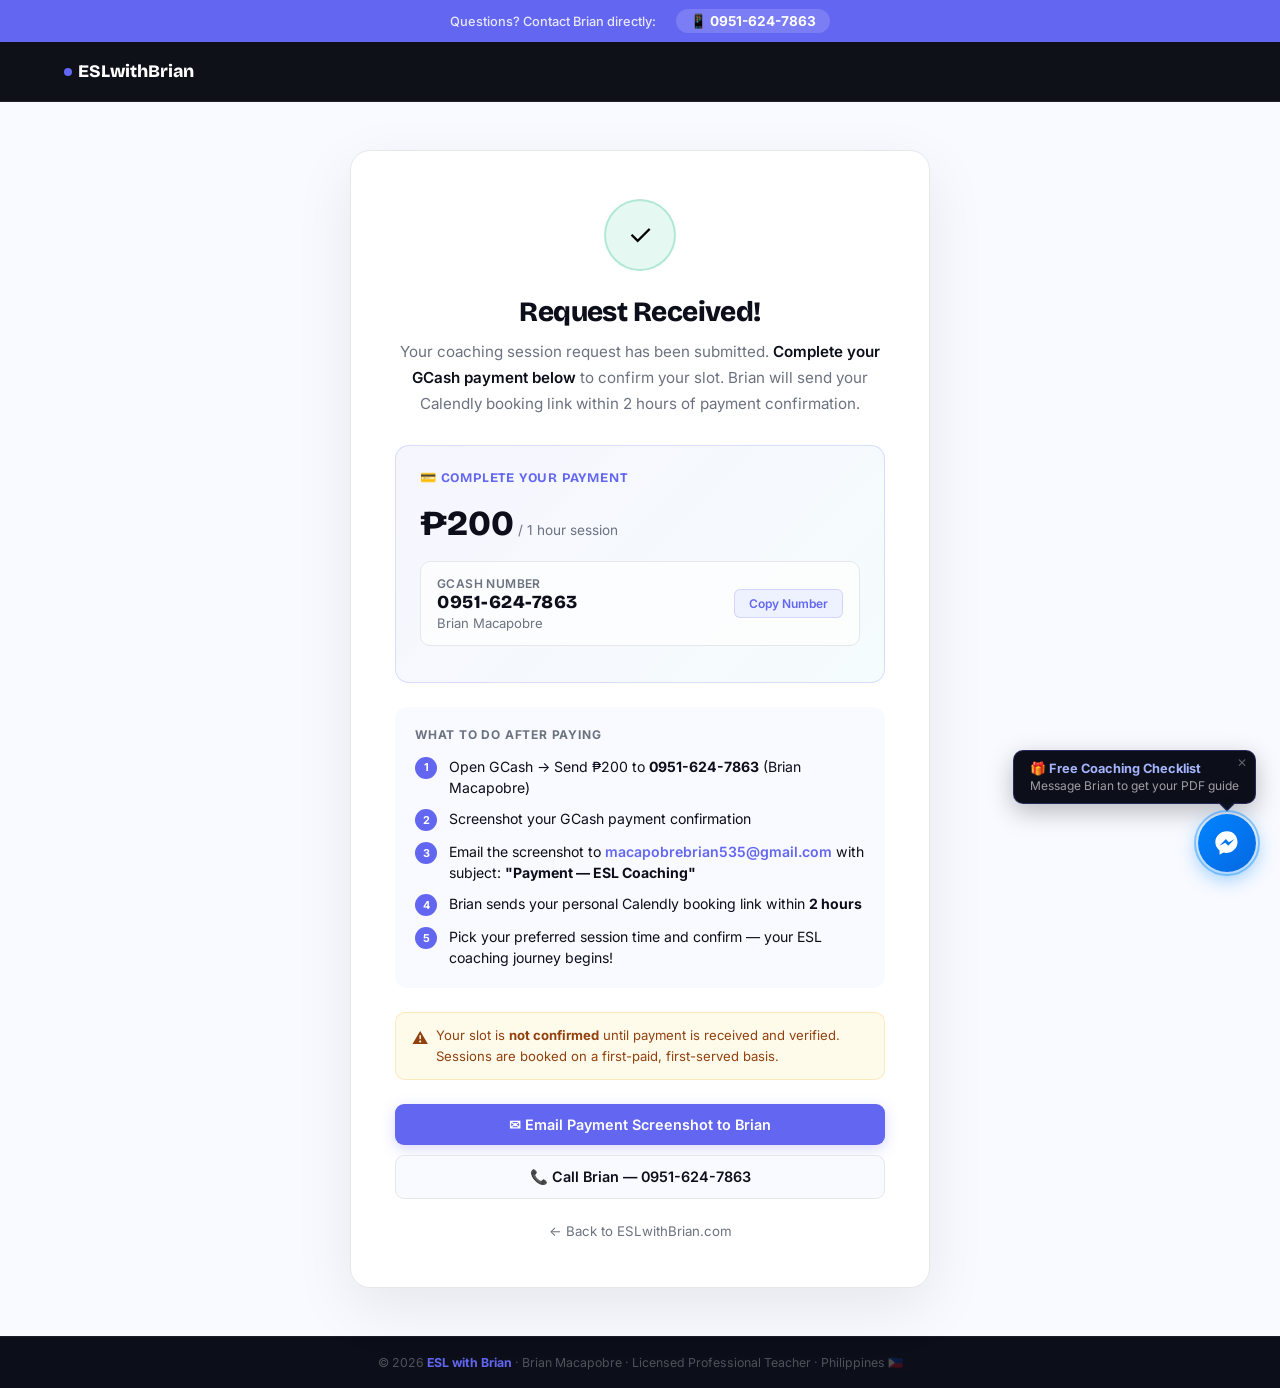
<file: thank-you.html>
<!DOCTYPE html>
<html lang="en">
<head>
<meta charset="UTF-8">
<meta name="viewport" content="width=device-width, initial-scale=1.0">
<title>Request Received | ESL with Brian</title>
<meta name="robots" content="noindex, nofollow">
<link rel="canonical" href="https://eslwithbrian.com/thank-you.html">

<!-- Google Tag Manager -->
<script>(function(w,d,s,l,i){w[l]=w[l]||[];w[l].push({'gtm.start':
new Date().getTime(),event:'gtm.js'});var f=d.getElementsByTagName(s)[0],
j=d.createElement(s),dl=l!='dataLayer'?'&l='+l:'';j.async=true;j.src=
'https://www.googletagmanager.com/gtm.js?id='+i+dl;f.parentNode.insertBefore(j,f);
})(window,document,'script','dataLayer','GTM-N32DR69S');</script>
<!-- End Google Tag Manager -->

<link rel="preconnect" href="https://fonts.googleapis.com">
<link rel="preconnect" href="https://fonts.gstatic.com" crossorigin>
<link href="https://fonts.googleapis.com/css2?family=Bricolage+Grotesque:wght@700;800&family=Inter:wght@400;500;600&display=swap" rel="stylesheet">

<style>
*,*::before,*::after{box-sizing:border-box;margin:0;padding:0}
:root{
  --black:#060810;--dark:#0C0F1A;--dark-2:#111624;
  --white:#fff;--off:#F8FAFF;
  --text:#0C0F1A;--muted:#6B7280;--border:#E5E7EB;
  --accent:#6366F1;--accent-dark:#4F52D1;
  --accent-light:#EEF2FF;--accent-glow:rgba(99,102,241,0.25);
  --green:#10B981;--green-light:rgba(16,185,129,0.1);
  --teal:#06B6D4;
}
html{scroll-behavior:smooth}
body{
  font-family:'Inter',sans-serif;
  background:var(--off);
  min-height:100vh;
  display:flex;flex-direction:column;
  -webkit-font-smoothing:antialiased;
}

/* TOPBAR */
.topbar{
  background:var(--accent);
  padding:9px 5%;
  display:flex;align-items:center;justify-content:center;
  gap:20px;flex-wrap:wrap;
}
.topbar-text{font-size:.8rem;color:rgba(255,255,255,.85);font-weight:500}
.topbar-phone{
  display:inline-flex;align-items:center;gap:6px;
  background:rgba(255,255,255,.15);color:#fff;
  font-weight:700;font-size:.85rem;
  padding:4px 14px;border-radius:100px;
  text-decoration:none;transition:background .2s;
}
.topbar-phone:hover{background:rgba(255,255,255,.25)}

/* NAV */
nav{
  background:rgba(6,8,16,.96);
  display:flex;align-items:center;justify-content:space-between;
  padding:0 5%;height:60px;
  border-bottom:1px solid rgba(255,255,255,.07);
}
.nav-logo{
  font-family:'Bricolage Grotesque',sans-serif;
  font-size:1.1rem;font-weight:800;color:#fff;
  text-decoration:none;display:flex;align-items:center;gap:6px;
}
.nav-logo-dot{width:8px;height:8px;border-radius:50%;background:var(--accent)}

/* MAIN */
main{
  flex:1;display:flex;align-items:center;
  justify-content:center;padding:48px 5%;
}

/* CARD */
.card{
  background:var(--white);
  border-radius:20px;
  padding:48px 44px;
  max-width:580px;width:100%;
  box-shadow:0 20px 60px rgba(0,0,0,.08);
  border:1px solid var(--border);
  animation:popIn .5s cubic-bezier(.175,.885,.32,1.275) both;
}
@keyframes popIn{from{opacity:0;transform:scale(.93) translateY(20px)}to{opacity:1;transform:scale(1) translateY(0)}}

/* CHECK ICON */
.check-wrap{
  width:72px;height:72px;border-radius:50%;
  background:var(--green-light);
  border:2px solid rgba(16,185,129,.25);
  display:flex;align-items:center;justify-content:center;
  margin:0 auto 24px;
  animation:scaleIn .4s .15s cubic-bezier(.175,.885,.32,1.275) both;
}
@keyframes scaleIn{from{transform:scale(0)}to{transform:scale(1)}}
.check-icon{font-size:1.8rem;line-height:1}

/* HEADING */
.card h1{
  font-family:'Bricolage Grotesque',sans-serif;
  font-size:1.75rem;font-weight:800;
  color:var(--text);margin-bottom:10px;
  text-align:center;letter-spacing:-.02em;
}
.card .sub{
  font-size:.95rem;color:var(--muted);
  line-height:1.7;margin-bottom:28px;
  text-align:center;
}
.card .sub strong{color:var(--text);font-weight:600}

/* PAYMENT BOX — most important section */
.payment-box{
  background:linear-gradient(135deg,rgba(99,102,241,.06),rgba(6,182,212,.04));
  border:1.5px solid rgba(99,102,241,.2);
  border-radius:14px;padding:24px;
  margin-bottom:24px;
}
.payment-box-title{
  display:flex;align-items:center;gap:8px;
  font-family:'Bricolage Grotesque',sans-serif;
  font-size:.82rem;font-weight:700;
  color:var(--accent);
  text-transform:uppercase;letter-spacing:.8px;
  margin-bottom:16px;
}
.payment-amount{
  display:flex;align-items:baseline;gap:4px;
  margin-bottom:16px;
}
.payment-amount .amount{
  font-family:'Bricolage Grotesque',sans-serif;
  font-size:2.2rem;font-weight:800;color:var(--text);
}
.payment-amount .per{
  font-size:.85rem;color:var(--muted);
}
.gcash-detail{
  background:rgba(255,255,255,.7);
  border:1px solid var(--border);
  border-radius:10px;padding:14px 16px;
  display:flex;align-items:center;justify-content:space-between;
  margin-bottom:12px;
  flex-wrap:wrap;gap:8px;
}
.gcash-label{font-size:.75rem;font-weight:600;color:var(--muted);text-transform:uppercase;letter-spacing:.4px}
.gcash-number{
  font-family:'Bricolage Grotesque',sans-serif;
  font-size:1.15rem;font-weight:800;color:var(--text);
  letter-spacing:.5px;
}
.gcash-name{font-size:.82rem;color:var(--muted);margin-top:2px}
.copy-btn{
  background:var(--accent-light);color:var(--accent);
  border:1px solid rgba(99,102,241,.2);
  padding:6px 14px;border-radius:6px;
  font-size:.75rem;font-weight:600;
  cursor:pointer;transition:all .2s;white-space:nowrap;
  font-family:'Inter',sans-serif;
}
.copy-btn:hover{background:var(--accent);color:#fff}
.copy-btn.copied{background:var(--green-light);color:var(--green);border-color:rgba(16,185,129,.2)}

/* STEPS */
.steps-box{
  background:var(--off);
  border-radius:12px;padding:20px;
  margin-bottom:24px;
}
.steps-title{
  font-size:.75rem;font-weight:700;
  color:var(--muted);text-transform:uppercase;
  letter-spacing:.8px;margin-bottom:14px;
}
.step-item{
  display:flex;align-items:flex-start;gap:12px;
  font-size:.88rem;color:var(--text);
  margin-bottom:10px;line-height:1.5;
}
.step-item:last-child{margin-bottom:0}
.step-num{
  min-width:22px;height:22px;border-radius:50%;
  background:var(--accent);color:#fff;
  display:flex;align-items:center;justify-content:center;
  font-size:.68rem;font-weight:700;flex-shrink:0;
  margin-top:1px;
}
.step-item a{color:var(--accent);font-weight:600;text-decoration:none}
.step-item a:hover{text-decoration:underline}

/* IMPORTANT NOTE */
.note-box{
  background:#FFFBEB;
  border:1px solid rgba(245,158,11,.2);
  border-radius:10px;padding:12px 16px;
  font-size:.82rem;color:#92400E;
  line-height:1.6;margin-bottom:24px;
  display:flex;align-items:flex-start;gap:8px;
}
.note-icon{flex-shrink:0;font-size:1rem;margin-top:1px}

/* CONTACT BUTTONS */
.contact-btns{display:flex;flex-direction:column;gap:10px;margin-bottom:24px}
.cbtn{
  display:flex;align-items:center;justify-content:center;gap:8px;
  padding:12px 20px;border-radius:9px;
  font-weight:600;font-size:.9rem;
  text-decoration:none;transition:all .2s;
  font-family:'Inter',sans-serif;
}
.cbtn.primary{
  background:var(--accent);color:#fff;
  box-shadow:0 4px 14px var(--accent-glow);
}
.cbtn.primary:hover{background:var(--accent-dark);transform:translateY(-1px)}
.cbtn.secondary{
  background:var(--off);color:var(--text);
  border:1.5px solid var(--border);
}
.cbtn.secondary:hover{border-color:var(--accent);color:var(--accent)}

/* BACK LINK */
.back-link{
  display:flex;align-items:center;justify-content:center;
  gap:5px;color:var(--muted);font-size:.83rem;
  text-decoration:none;transition:color .2s;
}
.back-link:hover{color:var(--accent)}

/* FOOTER */
footer{
  background:var(--dark);
  border-top:1px solid rgba(255,255,255,.06);
  padding:18px 5%;text-align:center;
}
footer p{font-size:.77rem;color:rgba(255,255,255,.28)}
footer strong{color:var(--accent)}

@media(max-width:600px){
  .card{padding:32px 22px}
  .card h1{font-size:1.5rem}
  .payment-amount .amount{font-size:1.8rem}
  .gcash-detail{flex-direction:column;align-items:flex-start}
}
</style>
</head>
<body>
<!-- GTM noscript -->
<noscript><iframe src="https://www.googletagmanager.com/ns.html?id=GTM-N32DR69S" height="0" width="0" style="display:none;visibility:hidden"></iframe></noscript>

<!-- TOPBAR -->
<div class="topbar">
  <span class="topbar-text">Questions? Contact Brian directly:</span>
  <a href="tel:+639516247863" class="topbar-phone">📱 0951-624-7863</a>
</div>

<!-- NAV -->
<nav>
  <a href="index.html" class="nav-logo">
    <div class="nav-logo-dot"></div>
    ESLwithBrian
  </a>
</nav>

<!-- MAIN -->
<main>
  <div class="card">

    <!-- SUCCESS ICON -->
    <div class="check-wrap">
      <span class="check-icon">✓</span>
    </div>

    <h1>Request Received!</h1>
    <p class="sub">
      Your coaching session request has been submitted.
      <strong>Complete your GCash payment below</strong> to confirm your slot.
      Brian will send your Calendly booking link within 2 hours of payment confirmation.
    </p>

    <!-- PAYMENT BOX -->
    <div class="payment-box">
      <div class="payment-box-title">💳 Complete Your Payment</div>
      <div class="payment-amount">
        <span class="amount">₱200</span>
        <span class="per">/ 1 hour session</span>
      </div>

      <div class="gcash-detail">
        <div>
          <div class="gcash-label">GCash Number</div>
          <div class="gcash-number" id="gcash-num">0951-624-7863</div>
          <div class="gcash-name">Brian Macapobre</div>
        </div>
        <button class="copy-btn" onclick="copyGcash()" id="copy-btn">Copy Number</button>
      </div>
    </div>

    <!-- STEPS -->
    <div class="steps-box">
      <div class="steps-title">What to do after paying</div>
      <div class="step-item">
        <div class="step-num">1</div>
        <span>Open GCash → Send ₱200 to <strong>0951-624-7863</strong> (Brian Macapobre)</span>
      </div>
      <div class="step-item">
        <div class="step-num">2</div>
        <span>Screenshot your GCash payment confirmation</span>
      </div>
      <div class="step-item">
        <div class="step-num">3</div>
        <span>Email the screenshot to <a href="mailto:macapobrebrian535@gmail.com">macapobrebrian535@gmail.com</a> with subject: <strong>"Payment — ESL Coaching"</strong></span>
      </div>
      <div class="step-item">
        <div class="step-num">4</div>
        <span>Brian sends your personal Calendly booking link within <strong>2 hours</strong></span>
      </div>
      <div class="step-item">
        <div class="step-num">5</div>
        <span>Pick your preferred session time and confirm — your ESL coaching journey begins!</span>
      </div>
    </div>

    <!-- WARNING NOTE -->
    <div class="note-box">
      <span class="note-icon">⚠️</span>
      <span>Your slot is <strong>not confirmed</strong> until payment is received and verified. Sessions are booked on a first-paid, first-served basis.</span>
    </div>

    <!-- CONTACT BUTTONS -->
    <div class="contact-btns">
      <a href="mailto:macapobrebrian535@gmail.com?subject=Payment — ESL Coaching&body=Hi Brian, I have sent my GCash payment. Please find my screenshot attached." class="cbtn primary">
        ✉ Email Payment Screenshot to Brian
      </a>
      <a href="tel:+639516247863" class="cbtn secondary">
        📞 Call Brian — 0951-624-7863
      </a>
    </div>

    <a href="index.html" class="back-link">← Back to ESLwithBrian.com</a>

  </div>
</main>

<!-- FOOTER -->
<footer>
  <p>© 2026 <strong>ESL with Brian</strong> · Brian Macapobre · Licensed Professional Teacher · Philippines 🇵🇭</p>
</footer>

<script>
function copyGcash() {
  const num = '09516247863';
  navigator.clipboard.writeText(num).then(function() {
    const btn = document.getElementById('copy-btn');
    btn.textContent = 'Copied!';
    btn.classList.add('copied');
    setTimeout(function() {
      btn.textContent = 'Copy Number';
      btn.classList.remove('copied');
    }, 2000);
  }).catch(function() {
    // Fallback for older browsers
    const el = document.createElement('textarea');
    el.value = num;
    document.body.appendChild(el);
    el.select();
    document.execCommand('copy');
    document.body.removeChild(el);
    const btn = document.getElementById('copy-btn');
    btn.textContent = 'Copied!';
    btn.classList.add('copied');
    setTimeout(function() {
      btn.textContent = 'Copy Number';
      btn.classList.remove('copied');
    }, 2000);
  });
}
</script>


<!-- ── FLOATING MESSENGER BUTTON ── -->
<style>
.fb-float-wrap{
  position:fixed;bottom:28px;right:24px;z-index:9999;
  display:flex;flex-direction:column;align-items:flex-end;gap:10px;
}
.fb-tooltip{
  background:var(--dark,#0C0F1A);
  color:#fff;
  font-family:'Inter','DM Sans',sans-serif;
  font-size:.8rem;font-weight:600;
  padding:10px 16px;border-radius:10px;
  box-shadow:0 8px 24px rgba(0,0,0,0.25);
  white-space:nowrap;
  border:1px solid rgba(99,102,241,0.3);
  position:relative;
  animation:tooltipIn .4s .8s cubic-bezier(.175,.885,.32,1.275) both;
  cursor:default;
}
.fb-tooltip::after{
  content:'';
  position:absolute;bottom:-6px;right:22px;
  width:12px;height:12px;
  background:var(--dark,#0C0F1A);
  border-right:1px solid rgba(99,102,241,0.3);
  border-bottom:1px solid rgba(99,102,241,0.3);
  transform:rotate(45deg);
}
.fb-tooltip strong{color:#A5B4FC;display:block;margin-bottom:2px}
.fb-tooltip span{color:rgba(255,255,255,0.6);font-weight:400;font-size:.75rem}
.fb-tooltip .close-tip{
  position:absolute;top:6px;right:8px;
  color:rgba(255,255,255,0.35);cursor:pointer;
  font-size:.75rem;line-height:1;background:none;border:none;
  font-family:inherit;
}
.fb-tooltip .close-tip:hover{color:rgba(255,255,255,0.7)}
.fb-btn{
  width:58px;height:58px;border-radius:50%;
  background:linear-gradient(135deg,#0084FF,#0668E1);
  display:flex;align-items:center;justify-content:center;
  box-shadow:0 6px 20px rgba(0,132,255,0.45);
  cursor:pointer;text-decoration:none;
  transition:transform .2s,box-shadow .2s;
  animation:btnPop .5s .5s cubic-bezier(.175,.885,.32,1.275) both;
  position:relative;
}
.fb-btn:hover{transform:scale(1.1);box-shadow:0 8px 28px rgba(0,132,255,0.6)}
.fb-btn svg{width:28px;height:28px;fill:#fff}
/* Pulse ring */
.fb-btn::before{
  content:'';
  position:absolute;inset:-4px;border-radius:50%;
  border:2px solid rgba(0,132,255,0.4);
  animation:fbPulse 2.5s ease-out infinite;
}
@keyframes fbPulse{
  0%{transform:scale(1);opacity:.8}
  70%{transform:scale(1.35);opacity:0}
  100%{transform:scale(1.35);opacity:0}
}
@keyframes btnPop{
  from{opacity:0;transform:scale(0.5) translateY(20px)}
  to{opacity:1;transform:scale(1) translateY(0)}
}
@keyframes tooltipIn{
  from{opacity:0;transform:translateX(20px)}
  to{opacity:1;transform:translateX(0)}
}
@media(max-width:480px){
  .fb-float-wrap{bottom:18px;right:16px}
  .fb-btn{width:52px;height:52px}
  .fb-btn svg{width:24px;height:24px}
  .fb-tooltip{font-size:.75rem;padding:8px 14px}
}
</style>

<div class="fb-float-wrap" id="fb-float">
  <!-- Tooltip -->
  <div class="fb-tooltip" id="fb-tip">
    <button class="close-tip" onclick="document.getElementById('fb-tip').style.display='none'" aria-label="Close">✕</button>
    <strong>🎁 Free Coaching Checklist</strong>
    <span>Message Brian to get your PDF guide</span>
  </div>
  <!-- Messenger Button -->
  <a 
    href="https://m.me/61578360354091" 
    target="_blank" 
    rel="noopener noreferrer"
    class="fb-btn"
    aria-label="Message Brian on Facebook Messenger for free ESL coaching checklist"
    title="Message Brian on Messenger">
    <!-- Official Messenger icon SVG -->
    <svg viewBox="0 0 24 24" xmlns="http://www.w3.org/2000/svg">
      <path d="M12 2C6.477 2 2 6.145 2 11.243c0 2.929 1.406 5.546 3.619 7.28V22l3.309-1.818c.885.246 1.823.379 2.072.379 5.523 0 10-4.145 10-9.243S17.523 2 12 2zm1.05 12.442l-2.55-2.72-4.977 2.72 5.477-5.814 2.613 2.72 4.914-2.72-5.477 5.814z"/>
    </svg>
  </a>
</div>

<script>
// Auto-hide tooltip after 8 seconds
setTimeout(function(){
  var tip = document.getElementById('fb-tip');
  if(tip) tip.style.display = 'none';
}, 8000);
// Show tooltip again on hover of button
var btn = document.querySelector('.fb-btn');
var tip = document.getElementById('fb-tip');
if(btn && tip){
  btn.addEventListener('mouseenter', function(){
    tip.style.display = 'block';
  });
}
</script>
<!-- ── END FLOATING MESSENGER BUTTON ── -->

</body>
</html>
</file>
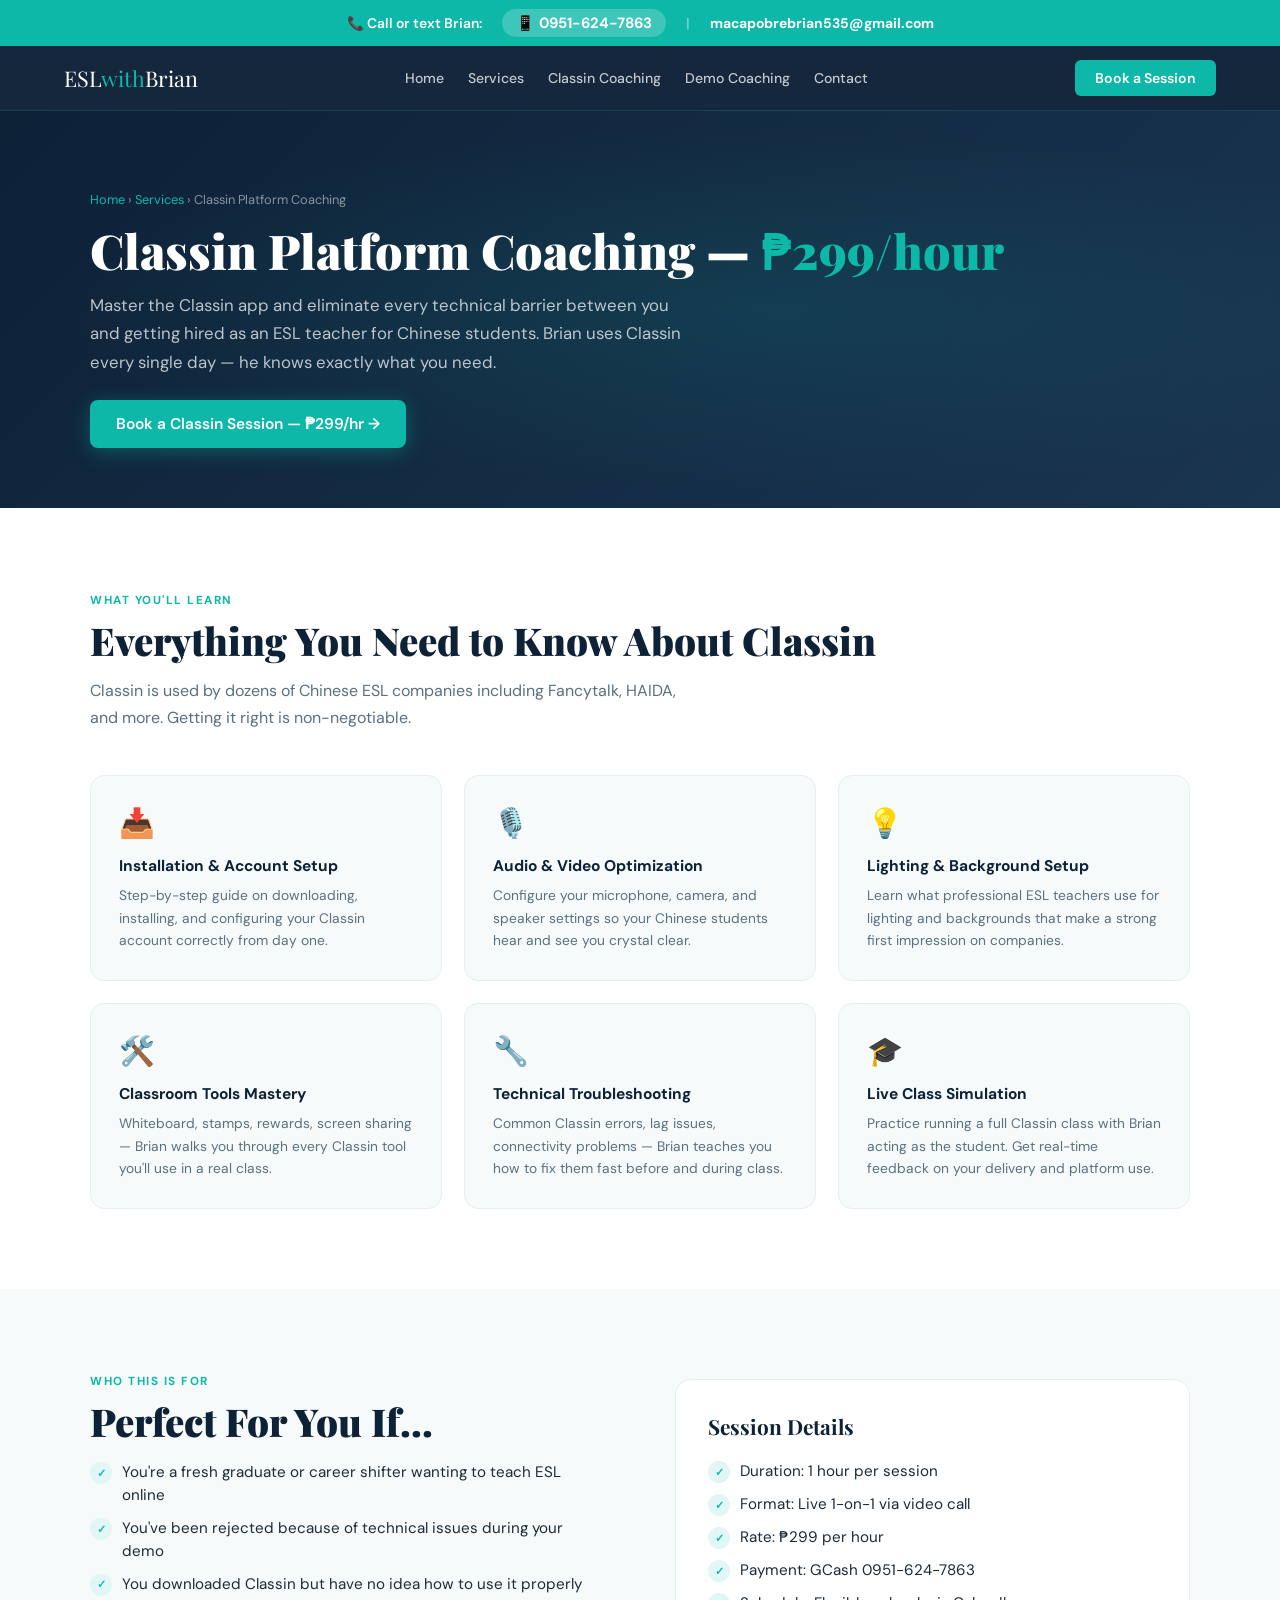
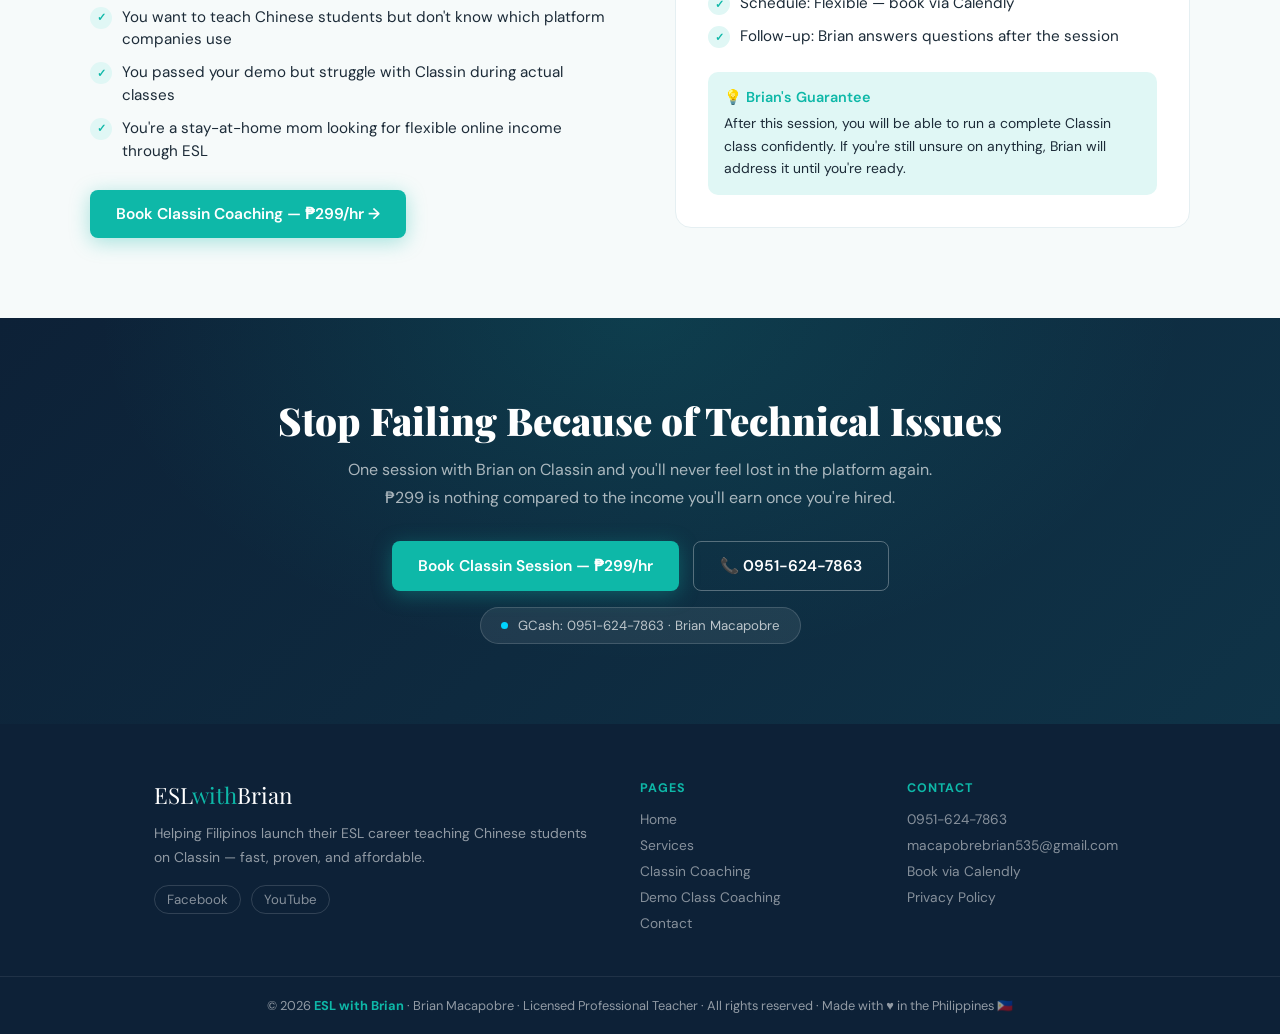
<file: files (1)/classin-coaching.html>
<!DOCTYPE html>
<html lang="en">
<head>
<meta charset="UTF-8">
<meta name="viewport" content="width=device-width, initial-scale=1.0">
<title>Classin Platform Coaching Philippines | ₱299/hr — ESL with Brian</title>
<meta name="description" content="Learn how to use the Classin platform to teach Chinese students. Brian Macapobre's 1-on-1 coaching at ₱299/hr. Setup, tools, live class tips — get hired fast.">
<meta name="robots" content="index, follow">
<link rel="preconnect" href="https://fonts.googleapis.com">
<link href="https://fonts.googleapis.com/css2?family=Playfair+Display:wght@700;900&family=DM+Sans:wght@300;400;500;600&display=swap" rel="stylesheet">
<!-- GTM placeholder - replace GTM-XXXXXXX when ready -->
<!-- <script>(function(w,d,s,l,i){w[l]=w[l]||[];w[l].push({'gtm.start':new Date().getTime(),event:'gtm.js'});var f=d.getElementsByTagName(s)[0],j=d.createElement(s),dl=l!='dataLayer'?'&l='+l:'';j.async=true;j.src='https://www.googletagmanager.com/gtm.js?id='+i+dl;f.parentNode.insertBefore(j,f);})(window,document,'script','dataLayer','GTM-XXXXXXX');</script> -->
<style>
*,*::before,*::after{box-sizing:border-box;margin:0;padding:0}
:root{
  --teal:#0EB8A8;--teal-dark:#099489;--teal-light:#E0F7F5;
  --navy:#0D2137;--navy-mid:#1A3550;--white:#fff;
  --off:#F6FAFA;--text:#1C2B38;--muted:#5A7080;--accent:#FF6B35;
}
html{scroll-behavior:smooth}
body{font-family:'DM Sans',sans-serif;color:var(--text);background:var(--white);overflow-x:hidden}

/* TOPBAR */
.topbar{background:var(--teal);color:#fff;text-align:center;padding:9px 5%;font-size:.87rem;font-weight:600;display:flex;align-items:center;justify-content:center;gap:20px;flex-wrap:wrap}
.topbar a{color:#fff;text-decoration:none;font-weight:700}
.topbar-phone{display:inline-flex;align-items:center;gap:6px;background:rgba(255,255,255,0.2);padding:4px 14px;border-radius:100px;font-size:.93rem}
.topbar-phone:hover{background:rgba(255,255,255,0.35)}
.topbar-sep{opacity:.4}

/* NAV */
nav{position:sticky;top:0;z-index:100;display:flex;align-items:center;justify-content:space-between;padding:14px 5%;background:rgba(13,33,55,0.97);backdrop-filter:blur(10px);border-bottom:1px solid rgba(14,184,168,0.2);gap:16px}
.nav-logo{font-family:'Playfair Display',serif;font-size:1.35rem;color:#fff;text-decoration:none;flex-shrink:0}
.nav-logo span{color:var(--teal)}
.nav-links{display:flex;align-items:center;gap:24px}
.nav-links a{color:rgba(255,255,255,0.75);text-decoration:none;font-size:.88rem;font-weight:500;transition:color .2s}
.nav-links a:hover{color:var(--teal)}
.nav-cta{background:var(--teal);color:#fff;border:none;padding:9px 20px;border-radius:6px;font-family:'DM Sans',sans-serif;font-weight:600;font-size:.88rem;cursor:pointer;text-decoration:none;transition:background .2s;flex-shrink:0}
.nav-cta:hover{background:var(--teal-dark)}
.hamburger{display:none;background:none;border:none;color:#fff;font-size:1.4rem;cursor:pointer}

/* HERO */
.hero{min-height:93vh;background:linear-gradient(135deg,var(--navy) 0%,var(--navy-mid) 60%,#0f3347 100%);display:flex;align-items:center;padding:80px 5%;position:relative;overflow:hidden}
.hero::before{content:'';position:absolute;inset:0;background:radial-gradient(ellipse at 70% 50%,rgba(14,184,168,0.12) 0%,transparent 65%)}
.hero-inner{max-width:1100px;margin:0 auto;display:grid;grid-template-columns:1fr 380px;gap:60px;align-items:center;position:relative;z-index:1;width:100%}
.hero-badge{display:inline-flex;align-items:center;gap:8px;background:rgba(14,184,168,0.15);border:1px solid rgba(14,184,168,0.3);color:var(--teal);padding:6px 14px;border-radius:100px;font-size:.78rem;font-weight:600;letter-spacing:.5px;text-transform:uppercase;margin-bottom:20px}
.hero-badge::before{content:'';width:7px;height:7px;background:var(--teal);border-radius:50%;animation:pulse 2s infinite}
@keyframes pulse{0%,100%{opacity:1;transform:scale(1)}50%{opacity:.5;transform:scale(1.4)}}
.hero h1{font-family:'Playfair Display',serif;font-size:clamp(2rem,4vw,3.4rem);line-height:1.1;color:#fff;margin-bottom:16px;font-weight:900}
.hero h1 em{font-style:normal;color:var(--teal)}
.hero-sub{font-size:1rem;line-height:1.75;color:rgba(255,255,255,0.72);margin-bottom:28px;max-width:500px}
.hero-actions{display:flex;gap:12px;flex-wrap:wrap;margin-bottom:32px}
.btn-primary{display:inline-flex;align-items:center;gap:8px;background:var(--teal);color:#fff;padding:14px 26px;border-radius:8px;font-weight:600;font-size:.97rem;text-decoration:none;transition:all .2s;box-shadow:0 4px 20px rgba(14,184,168,0.35)}
.btn-primary:hover{background:var(--teal-dark);transform:translateY(-2px)}
.btn-secondary{display:inline-flex;align-items:center;gap:8px;background:transparent;color:#fff;padding:14px 26px;border-radius:8px;font-weight:600;font-size:.97rem;text-decoration:none;border:1.5px solid rgba(255,255,255,0.3);transition:all .2s}
.btn-secondary:hover{border-color:var(--teal);color:var(--teal)}
.hero-stats{display:flex;gap:28px}
.stat-num{font-family:'Playfair Display',serif;font-size:1.8rem;font-weight:900;color:var(--teal)}
.stat-label{font-size:.73rem;color:rgba(255,255,255,0.5);text-transform:uppercase;letter-spacing:.5px;margin-top:2px}
.hero-photo-wrap{display:flex;justify-content:center;align-items:center;position:relative}
.hero-photo-wrap::before{content:'';position:absolute;width:310px;height:310px;border-radius:50%;background:radial-gradient(circle,rgba(14,184,168,0.25) 0%,transparent 70%);top:50%;left:50%;transform:translate(-50%,-50%)}
.hero-photo{width:290px;height:290px;border-radius:50%;object-fit:cover;object-position:top;border:4px solid var(--teal);box-shadow:0 0 0 12px rgba(14,184,168,0.1),0 30px 60px rgba(0,0,0,0.4);position:relative;z-index:1;animation:float 5s ease-in-out infinite}
@keyframes float{0%,100%{transform:translateY(0)}50%{transform:translateY(-10px)}}

/* TRUST BADGES */
.trust-bar{background:var(--navy);padding:18px 5%;border-bottom:1px solid rgba(14,184,168,0.15)}
.trust-inner{max-width:1100px;margin:0 auto;display:flex;align-items:center;justify-content:center;gap:40px;flex-wrap:wrap}
.trust-item{display:flex;align-items:center;gap:10px;color:rgba(255,255,255,0.7);font-size:.87rem;font-weight:500}
.trust-item span{font-size:1.1rem}

/* SECTIONS */
section{padding:80px 5%}
.section-inner{max-width:1100px;margin:0 auto}
.section-label{display:inline-block;font-size:.73rem;font-weight:700;letter-spacing:1.5px;text-transform:uppercase;color:var(--teal);margin-bottom:10px}
.section-title{font-family:'Playfair Display',serif;font-size:clamp(1.7rem,3vw,2.4rem);font-weight:900;line-height:1.15;color:var(--navy);margin-bottom:14px}
.section-desc{font-size:1rem;color:var(--muted);line-height:1.7;max-width:600px}
.text-center{text-align:center}
.text-center .section-desc{margin:0 auto}

/* ABOUT */
.about{background:var(--off)}
.about-grid{display:grid;grid-template-columns:1fr 1fr;gap:70px;align-items:center}
.about-img-wrap{position:relative}
.about-img{width:100%;border-radius:16px;object-fit:cover;object-position:top;height:430px;box-shadow:0 20px 50px rgba(13,33,55,0.15)}
.about-chip{position:absolute;bottom:-16px;right:-16px;background:var(--navy);color:#fff;padding:14px 20px;border-radius:12px;box-shadow:0 10px 30px rgba(0,0,0,0.2)}
.about-chip strong{display:block;font-family:'Playfair Display',serif;font-size:1.4rem;color:var(--teal)}
.about-chip span{font-size:.73rem;color:rgba(255,255,255,0.6)}
.about-text p{font-size:.97rem;line-height:1.8;color:var(--muted);margin-bottom:14px}
.about-text strong{color:var(--text)}
.creds{display:flex;flex-wrap:wrap;gap:10px;margin-top:20px}
.cred-badge{display:inline-flex;align-items:center;gap:7px;background:var(--teal-light);color:var(--teal);padding:7px 14px;border-radius:100px;font-size:.82rem;font-weight:600}

/* REQUIREMENTS */
.requirements{background:var(--white)}
.req-grid{display:grid;grid-template-columns:repeat(4,1fr);gap:22px;margin-top:44px}
.req-card{background:var(--off);border-radius:14px;padding:28px 22px;text-align:center;border:1.5px solid #E5EFF2;transition:all .25s}
.req-card:hover{border-color:var(--teal);transform:translateY(-4px);box-shadow:0 10px 30px rgba(14,184,168,0.1)}
.req-icon{font-size:2rem;margin-bottom:14px}
.req-card h4{font-weight:700;font-size:.97rem;color:var(--navy);margin-bottom:8px}
.req-card p{font-size:.85rem;color:var(--muted);line-height:1.6}

/* SERVICES OVERVIEW */
.services-overview{background:var(--off)}
.cards-grid{display:grid;grid-template-columns:1fr 1fr;gap:26px;margin-top:44px}
.card{background:var(--white);border:1.5px solid #E5EFF2;border-radius:16px;padding:32px;transition:all .25s;position:relative;overflow:hidden}
.card::before{content:'';position:absolute;top:0;left:0;width:4px;height:100%;background:var(--teal);transform:scaleY(0);transform-origin:top;transition:transform .25s}
.card:hover{box-shadow:0 10px 40px rgba(14,184,168,0.12);border-color:rgba(14,184,168,0.3);transform:translateY(-4px)}
.card:hover::before{transform:scaleY(1)}
.card-icon{width:50px;height:50px;background:var(--teal-light);border-radius:12px;display:flex;align-items:center;justify-content:center;margin-bottom:16px;font-size:1.4rem}
.card h3{font-family:'Playfair Display',serif;font-size:1.25rem;font-weight:700;color:var(--navy);margin-bottom:10px}
.card p{font-size:.92rem;color:var(--muted);line-height:1.7;margin-bottom:18px}
.card-price{font-size:1.5rem;font-weight:700;color:var(--navy);font-family:'Playfair Display',serif}
.card-price span{font-size:.83rem;font-family:'DM Sans',sans-serif;font-weight:400;color:var(--muted)}
.card-cta{display:inline-flex;align-items:center;gap:6px;margin-top:16px;color:var(--teal);font-weight:600;font-size:.88rem;text-decoration:none;transition:gap .2s}
.card-cta:hover{gap:10px}
.card.featured{background:var(--navy);border-color:var(--navy)}
.card.featured h3,.card.featured .card-price{color:#fff}
.card.featured p{color:rgba(255,255,255,0.65)}
.card.featured .card-icon{background:rgba(14,184,168,0.2)}
.card.featured::before{transform:scaleY(1)}
.card.featured .card-cta{color:var(--teal)}
.badge-pop{position:absolute;top:16px;right:16px;background:var(--accent);color:#fff;font-size:.67rem;font-weight:700;letter-spacing:.5px;text-transform:uppercase;padding:4px 10px;border-radius:100px}

/* HOW IT WORKS */
.how{background:var(--white)}
.steps{display:flex;gap:0;margin-top:48px;position:relative}
.steps::before{content:'';position:absolute;top:26px;left:28px;right:28px;height:2px;background:linear-gradient(90deg,var(--teal),rgba(14,184,168,0.2));z-index:0}
.step{flex:1;text-align:center;padding:0 16px;position:relative;z-index:1}
.step-num{width:52px;height:52px;border-radius:50%;background:var(--navy);color:#fff;font-family:'Playfair Display',serif;font-weight:900;font-size:1.15rem;display:flex;align-items:center;justify-content:center;margin:0 auto 16px;border:3px solid var(--teal);box-shadow:0 0 0 5px var(--white)}
.step h4{font-weight:700;font-size:.95rem;color:var(--navy);margin-bottom:8px}
.step p{font-size:.84rem;color:var(--muted);line-height:1.6}

/* TESTIMONIALS */
.testimonials{background:var(--off)}
.testi-grid{display:grid;grid-template-columns:repeat(3,1fr);gap:20px;margin-top:44px}
.testi-card{background:var(--white);border-radius:14px;padding:26px;border:1.5px solid #E5EFF2;transition:transform .2s}
.testi-card:hover{transform:translateY(-4px)}
.testi-stars{color:#F5A623;font-size:.8rem;margin-bottom:12px;letter-spacing:2px}
.testi-text{font-size:.91rem;line-height:1.7;color:var(--muted);margin-bottom:16px;font-style:italic}
.testi-author{display:flex;align-items:center;gap:10px}
.testi-avatar{width:36px;height:36px;border-radius:50%;background:var(--teal-light);display:flex;align-items:center;justify-content:center;font-weight:700;color:var(--teal);font-size:.8rem;flex-shrink:0}
.testi-name{font-weight:600;font-size:.85rem;color:var(--text)}
.testi-role{font-size:.75rem;color:var(--muted)}

/* CTA BAND */
.cta-band{background:linear-gradient(135deg,var(--navy) 0%,#0f3347 100%);text-align:center;padding:80px 5%;position:relative;overflow:hidden}
.cta-band::before{content:'';position:absolute;inset:0;background:radial-gradient(ellipse at 50% 0%,rgba(14,184,168,0.15) 0%,transparent 60%)}
.cta-band .section-inner{position:relative;z-index:1}
.cta-band .section-title{color:#fff}
.cta-band .section-desc{color:rgba(255,255,255,0.65);margin:0 auto 30px;text-align:center}
.gcash-pill{display:inline-flex;align-items:center;gap:10px;background:rgba(255,255,255,0.08);border:1px solid rgba(255,255,255,0.15);color:rgba(255,255,255,0.7);padding:9px 20px;border-radius:100px;font-size:.83rem;margin-top:16px}
.gcash-dot{width:7px;height:7px;background:#00D4FF;border-radius:50%}

/* CONTACT FORM */
.contact-section{background:var(--off)}
.contact-grid{display:grid;grid-template-columns:1fr 1.1fr;gap:60px;align-items:start}
.contact-info h3{font-family:'Playfair Display',serif;font-size:1.5rem;font-weight:700;color:var(--navy);margin-bottom:14px}
.contact-info p{font-size:.95rem;color:var(--muted);line-height:1.7;margin-bottom:22px}
.contact-links{display:flex;flex-direction:column;gap:12px;margin-bottom:24px}
.contact-link{display:flex;align-items:center;gap:12px;font-size:.92rem;color:var(--text);text-decoration:none;font-weight:500}
.contact-link-icon{width:38px;height:38px;border-radius:10px;background:var(--teal-light);color:var(--teal);display:flex;align-items:center;justify-content:center;font-size:1rem;flex-shrink:0}
.socials{display:flex;gap:12px;margin-top:8px}
.social-btn{display:inline-flex;align-items:center;gap:8px;padding:10px 18px;border-radius:8px;font-weight:600;font-size:.87rem;text-decoration:none;transition:all .2s}
.social-btn.fb{background:#1877F2;color:#fff}
.social-btn.fb:hover{background:#1461c7}
.social-btn.yt{background:#FF0000;color:#fff}
.social-btn.yt:hover{background:#cc0000}
.contact-form-wrap{background:var(--white);border-radius:16px;padding:32px;border:1.5px solid #E5EFF2}
.contact-form-wrap h4{font-family:'Playfair Display',serif;font-size:1.15rem;font-weight:700;color:var(--navy);margin-bottom:20px}
.form-group{margin-bottom:14px}
.form-group label{display:block;font-weight:600;font-size:.82rem;color:var(--navy);margin-bottom:5px}
.form-group input,.form-group textarea,.form-group select{width:100%;padding:11px 15px;border:1.5px solid #DDE8EC;border-radius:8px;font-family:'DM Sans',sans-serif;font-size:.92rem;color:var(--text);background:var(--white);transition:border-color .2s;outline:none}
.form-group input:focus,.form-group textarea:focus,.form-group select:focus{border-color:var(--teal)}
.form-group textarea{min-height:85px;resize:vertical}
.form-row{display:grid;grid-template-columns:1fr 1fr;gap:12px}
.btn-submit{width:100%;padding:14px;background:var(--teal);color:#fff;border:none;border-radius:8px;font-family:'DM Sans',sans-serif;font-size:1rem;font-weight:600;cursor:pointer;transition:background .2s;margin-top:4px}
.btn-submit:hover{background:var(--teal-dark)}
.form-note{font-size:.76rem;color:var(--muted);text-align:center;margin-top:8px}

/* CALENDLY */
.calendly-section{background:var(--white)}
.calendly-wrap{margin-top:36px;border-radius:16px;overflow:hidden;border:1.5px solid #E5EFF2;min-height:700px}

/* PAGE HERO (inner pages) */
.page-hero{background:linear-gradient(135deg,var(--navy) 0%,var(--navy-mid) 100%);padding:80px 5% 60px;position:relative;overflow:hidden}
.page-hero::before{content:'';position:absolute;inset:0;background:radial-gradient(ellipse at 60% 50%,rgba(14,184,168,0.12) 0%,transparent 65%)}
.page-hero-inner{max-width:1100px;margin:0 auto;position:relative;z-index:1}
.page-hero .breadcrumb{font-size:.8rem;color:rgba(255,255,255,0.5);margin-bottom:16px}
.page-hero .breadcrumb a{color:var(--teal);text-decoration:none}
.page-hero h1{font-family:'Playfair Display',serif;font-size:clamp(1.9rem,4vw,3rem);font-weight:900;color:#fff;margin-bottom:14px;line-height:1.1}
.page-hero h1 em{font-style:normal;color:var(--teal)}
.page-hero p{font-size:1.05rem;color:rgba(255,255,255,0.72);max-width:600px;line-height:1.7;margin-bottom:24px}

/* FEATURES LIST */
.features{background:var(--white)}
.features-grid{display:grid;grid-template-columns:repeat(3,1fr);gap:22px;margin-top:44px}
.feature-card{background:var(--off);border-radius:14px;padding:28px;border:1.5px solid #E5EFF2;transition:all .25s}
.feature-card:hover{border-color:var(--teal);transform:translateY(-4px);box-shadow:0 10px 30px rgba(14,184,168,0.1)}
.feature-icon{font-size:1.8rem;margin-bottom:14px}
.feature-card h4{font-weight:700;font-size:.97rem;color:var(--navy);margin-bottom:8px}
.feature-card p{font-size:.86rem;color:var(--muted);line-height:1.65}

/* CHECKLIST */
.checklist{list-style:none;display:flex;flex-direction:column;gap:10px;margin-top:18px}
.checklist li{display:flex;align-items:flex-start;gap:10px;font-size:.95rem;color:var(--text);line-height:1.5}
.checklist li::before{content:'✓';min-width:22px;height:22px;background:var(--teal-light);color:var(--teal);border-radius:50%;display:flex;align-items:center;justify-content:center;font-weight:700;font-size:.7rem;margin-top:1px;flex-shrink:0}

/* FOOTER */
footer{background:var(--navy);color:rgba(255,255,255,0.55)}
.footer-inner{max-width:1100px;margin:0 auto;padding:56px 5% 36px;display:grid;grid-template-columns:2fr 1fr 1fr;gap:48px}
.footer-logo{font-family:'Playfair Display',serif;font-size:1.4rem;color:#fff;margin-bottom:12px}
.footer-logo span{color:var(--teal)}
.footer-brand p{font-size:.87rem;line-height:1.7;margin-bottom:16px}
.footer-socials{display:flex;gap:10px}
.footer-socials a{color:rgba(255,255,255,0.5);font-size:.83rem;text-decoration:none;padding:5px 12px;border:1px solid rgba(255,255,255,0.15);border-radius:100px;transition:all .2s}
.footer-socials a:hover{color:var(--teal);border-color:var(--teal)}
.footer-links-group h4{font-size:.78rem;font-weight:700;letter-spacing:1px;text-transform:uppercase;color:var(--teal);margin-bottom:14px}
.footer-links-group a{display:block;color:rgba(255,255,255,0.5);font-size:.86rem;text-decoration:none;margin-bottom:8px;transition:color .2s}
.footer-links-group a:hover{color:var(--teal)}
.footer-bottom{border-top:1px solid rgba(255,255,255,0.08);text-align:center;padding:20px 5%;font-size:.8rem}
.footer-bottom strong{color:var(--teal)}

/* RESPONSIVE */
@media(max-width:900px){
  .req-grid{grid-template-columns:repeat(2,1fr)}
  .features-grid{grid-template-columns:repeat(2,1fr)}
  .footer-inner{grid-template-columns:1fr 1fr}
}
@media(max-width:768px){
  .hero-inner{grid-template-columns:1fr;text-align:center}
  .hero-photo-wrap{order:-1}
  .hero-photo{width:200px;height:200px}
  .hero-stats{justify-content:center}
  .hero-sub,.hero-actions{margin-left:auto;margin-right:auto}
  .hero-actions{justify-content:center}
  .about-grid,.cards-grid,.contact-grid,.form-row{grid-template-columns:1fr}
  .testi-grid{grid-template-columns:1fr}
  .steps{flex-direction:column;gap:28px}
  .steps::before{display:none}
  .about-chip{position:static;margin-top:16px;display:inline-block}
  .nav-links{display:none;position:absolute;top:100%;left:0;right:0;background:var(--navy);flex-direction:column;padding:20px 5%;gap:16px;border-bottom:1px solid rgba(14,184,168,0.2)}
  .nav-links.open{display:flex}
  .hamburger{display:block}
  .features-grid,.req-grid{grid-template-columns:1fr}
  .footer-inner{grid-template-columns:1fr}
  .trust-inner{gap:20px}
  .section-desc{max-width:100%}
}
@keyframes fadeUp{from{opacity:0;transform:translateY(22px)}to{opacity:1;transform:translateY(0)}}
.hero-badge{animation:fadeUp .6s .1s both}
.hero h1{animation:fadeUp .6s .2s both}
.hero-sub{animation:fadeUp .6s .3s both}
.hero-actions{animation:fadeUp .6s .4s both}
.hero-stats{animation:fadeUp .6s .5s both}
</style>
</head>
<body>
<!-- GTM noscript placeholder -->
<!-- <noscript><iframe src="https://www.googletagmanager.com/ns.html?id=GTM-XXXXXXX" height="0" width="0" style="display:none;visibility:hidden"></iframe></noscript> -->

<div class="topbar">
  <span>📞 Call or text Brian:</span>
  <a href="tel:+639516247863" class="topbar-phone">📱 0951-624-7863</a>
  <span class="topbar-sep">|</span>
  <a href="mailto:macapobrebrian535@gmail.com">macapobrebrian535@gmail.com</a>
</div>
<nav>
  <a href="index.html" class="nav-logo">ESL<span>with</span>Brian</a>
  <div class="nav-links">
    <a href="index.html">Home</a>
    <a href="services.html">Services</a>
    <a href="classin-coaching.html">Classin Coaching</a>
    <a href="demo-coaching.html">Demo Coaching</a>
    <a href="contact.html">Contact</a>
  </div>
  <a href="contact.html" class="nav-cta">Book a Session</a>
  <button class="hamburger" onclick="document.querySelector('.nav-links').classList.toggle('open')">☰</button>
</nav>
<section class="page-hero">
  <div class="page-hero-inner">
    <div class="breadcrumb"><a href="index.html">Home</a> › <a href="services.html">Services</a> › Classin Platform Coaching</div>
    <h1>Classin Platform Coaching — <em>₱299/hour</em></h1>
    <p>Master the Classin app and eliminate every technical barrier between you and getting hired as an ESL teacher for Chinese students. Brian uses Classin every single day — he knows exactly what you need.</p>
    <a href="contact.html" class="btn-primary">Book a Classin Session — ₱299/hr →</a>
  </div>
</section>

<section class="features">
  <div class="section-inner">
    <span class="section-label">What You'll Learn</span>
    <h2 class="section-title">Everything You Need to Know About Classin</h2>
    <p class="section-desc">Classin is used by dozens of Chinese ESL companies including Fancytalk, HAIDA, and more. Getting it right is non-negotiable.</p>
    <div class="features-grid">
      <div class="feature-card"><div class="feature-icon">📥</div><h4>Installation & Account Setup</h4><p>Step-by-step guide on downloading, installing, and configuring your Classin account correctly from day one.</p></div>
      <div class="feature-card"><div class="feature-icon">🎙️</div><h4>Audio & Video Optimization</h4><p>Configure your microphone, camera, and speaker settings so your Chinese students hear and see you crystal clear.</p></div>
      <div class="feature-card"><div class="feature-icon">💡</div><h4>Lighting & Background Setup</h4><p>Learn what professional ESL teachers use for lighting and backgrounds that make a strong first impression on companies.</p></div>
      <div class="feature-card"><div class="feature-icon">🛠️</div><h4>Classroom Tools Mastery</h4><p>Whiteboard, stamps, rewards, screen sharing — Brian walks you through every Classin tool you'll use in a real class.</p></div>
      <div class="feature-card"><div class="feature-icon">🔧</div><h4>Technical Troubleshooting</h4><p>Common Classin errors, lag issues, connectivity problems — Brian teaches you how to fix them fast before and during class.</p></div>
      <div class="feature-card"><div class="feature-icon">🎓</div><h4>Live Class Simulation</h4><p>Practice running a full Classin class with Brian acting as the student. Get real-time feedback on your delivery and platform use.</p></div>
    </div>
  </div>
</section>

<section style="background:var(--off);padding:80px 5%">
  <div class="section-inner">
    <div class="about-grid">
      <div class="about-text">
        <span class="section-label">Who This Is For</span>
        <h2 class="section-title">Perfect For You If...</h2>
        <ul class="checklist">
          <li>You're a fresh graduate or career shifter wanting to teach ESL online</li>
          <li>You've been rejected because of technical issues during your demo</li>
          <li>You downloaded Classin but have no idea how to use it properly</li>
          <li>You want to teach Chinese students but don't know which platform companies use</li>
          <li>You passed your demo but struggle with Classin during actual classes</li>
          <li>You're a stay-at-home mom looking for flexible online income through ESL</li>
        </ul>
        <div style="margin-top:28px">
          <a href="contact.html" class="btn-primary">Book Classin Coaching — ₱299/hr →</a>
        </div>
      </div>
      <div style="background:var(--white);border-radius:16px;padding:32px;border:1.5px solid #E5EFF2">
        <h3 style="font-family:Playfair Display,serif;font-size:1.3rem;color:var(--navy);margin-bottom:20px">Session Details</h3>
        <ul class="checklist">
          <li>Duration: 1 hour per session</li>
          <li>Format: Live 1-on-1 via video call</li>
          <li>Rate: ₱299 per hour</li>
          <li>Payment: GCash 0951-624-7863</li>
          <li>Schedule: Flexible — book via Calendly</li>
          <li>Follow-up: Brian answers questions after the session</li>
        </ul>
        <div style="margin-top:24px;padding:16px;background:var(--teal-light);border-radius:10px">
          <p style="font-size:.9rem;color:var(--teal);font-weight:600">💡 Brian's Guarantee</p>
          <p style="font-size:.87rem;color:var(--text);margin-top:6px;line-height:1.6">After this session, you will be able to run a complete Classin class confidently. If you're still unsure on anything, Brian will address it until you're ready.</p>
        </div>
      </div>
    </div>
  </div>
</section>

<section class="cta-band">
  <div class="section-inner">
    <h2 class="section-title">Stop Failing Because of Technical Issues</h2>
    <p class="section-desc">One session with Brian on Classin and you'll never feel lost in the platform again. ₱299 is nothing compared to the income you'll earn once you're hired.</p>
    <div style="display:flex;gap:14px;justify-content:center;flex-wrap:wrap">
      <a href="contact.html" class="btn-primary">Book Classin Session — ₱299/hr</a>
      <a href="tel:+639516247863" class="btn-secondary">📞 0951-624-7863</a>
    </div>
    <div class="gcash-pill"><div class="gcash-dot"></div>GCash: 0951-624-7863 · Brian Macapobre</div>
  </div>
</section>

<footer>
  <div class="footer-inner">
    <div class="footer-brand">
      <div class="footer-logo">ESL<span>with</span>Brian</div>
      <p>Helping Filipinos launch their ESL career teaching Chinese students on Classin — fast, proven, and affordable.</p>
      <div class="footer-socials">
        <a href="https://www.facebook.com/profile.php?id=61578360354091" target="_blank" rel="noopener">Facebook</a>
        <a href="https://www.youtube.com/@Brian-i5m" target="_blank" rel="noopener">YouTube</a>
      </div>
    </div>
    <div class="footer-links-group">
      <h4>Pages</h4>
      <a href="index.html">Home</a>
      <a href="services.html">Services</a>
      <a href="classin-coaching.html">Classin Coaching</a>
      <a href="demo-coaching.html">Demo Class Coaching</a>
      <a href="contact.html">Contact</a>
    </div>
    <div class="footer-links-group">
      <h4>Contact</h4>
      <a href="tel:+639516247863">0951-624-7863</a>
      <a href="mailto:macapobrebrian535@gmail.com">macapobrebrian535@gmail.com</a>
      <a href="https://calendly.com/macapobrebrian" target="_blank">Book via Calendly</a>
      <a href="privacy-policy.html">Privacy Policy</a>
    </div>
  </div>
  <div class="footer-bottom">
    <p>© 2026 <strong>ESL with Brian</strong> · Brian Macapobre · Licensed Professional Teacher · All rights reserved · Made with ♥ in the Philippines 🇵🇭</p>
  </div>
</footer></body></html>
</file>
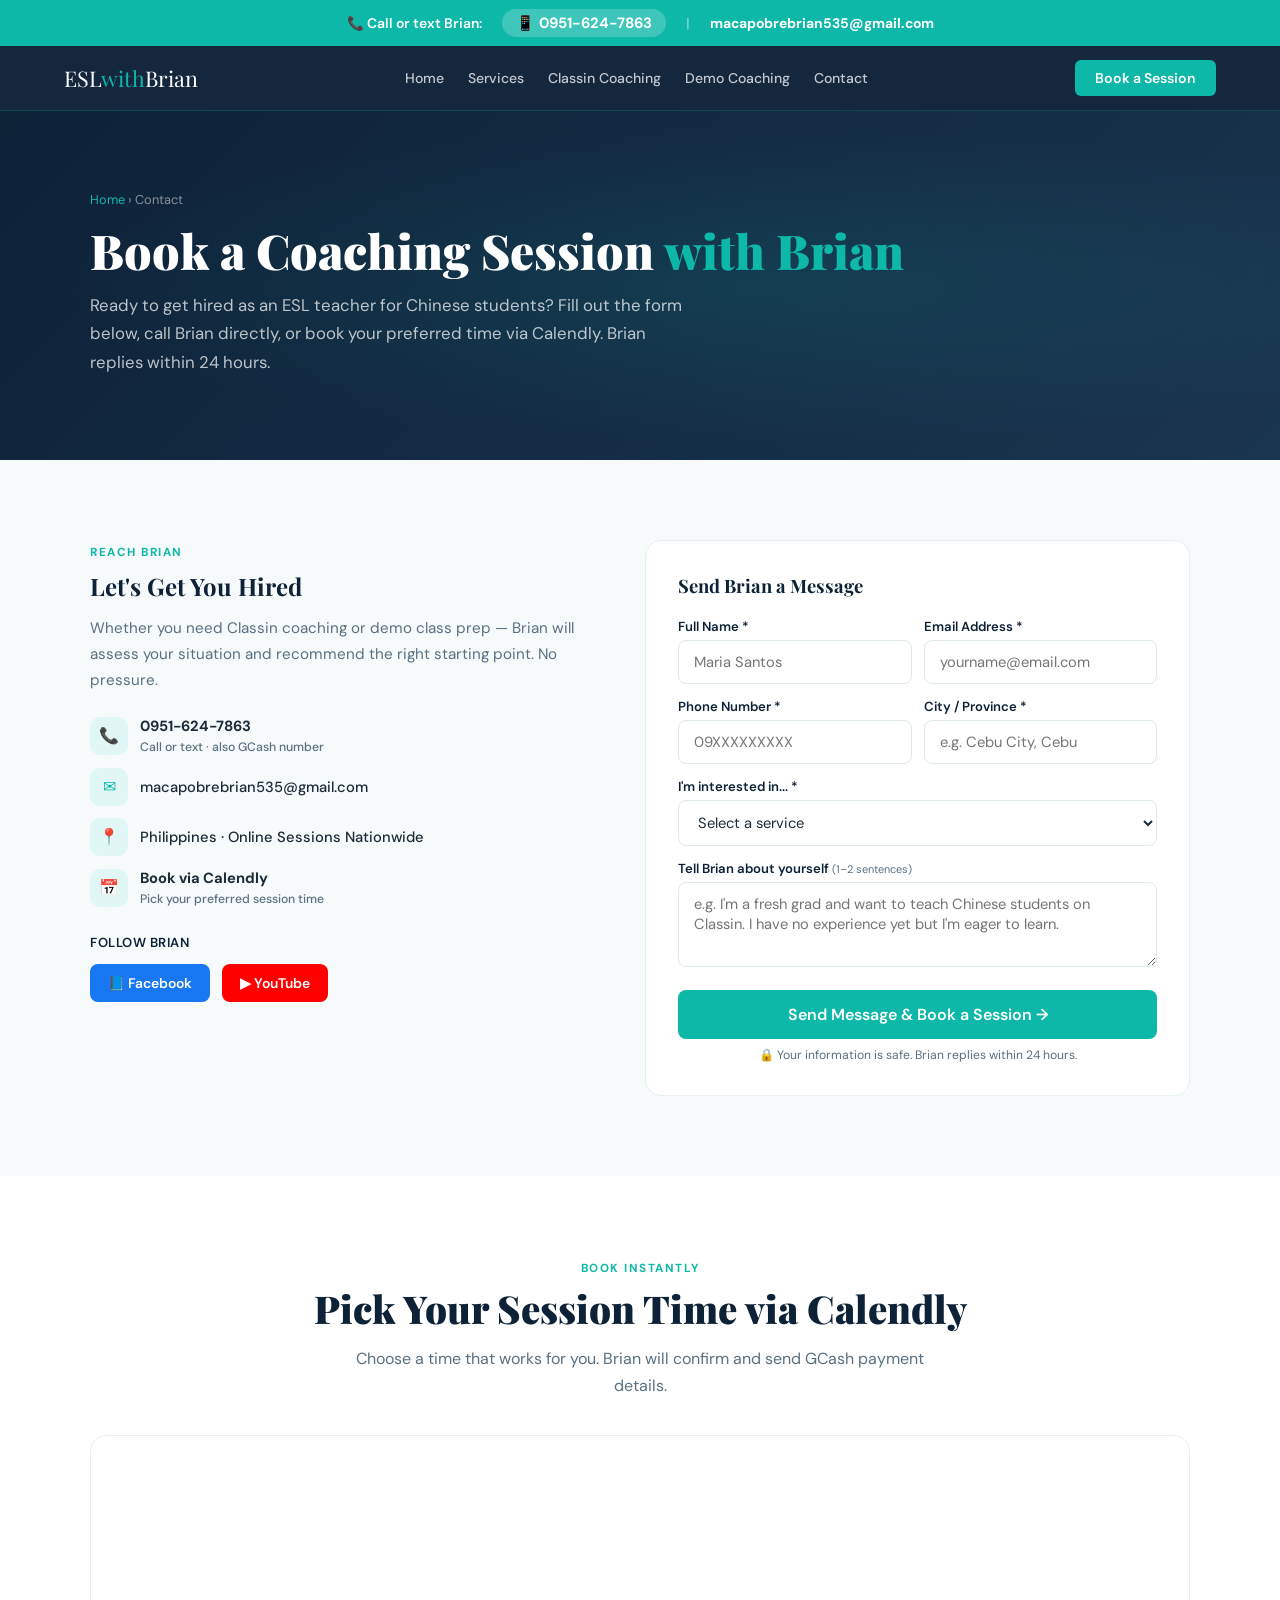
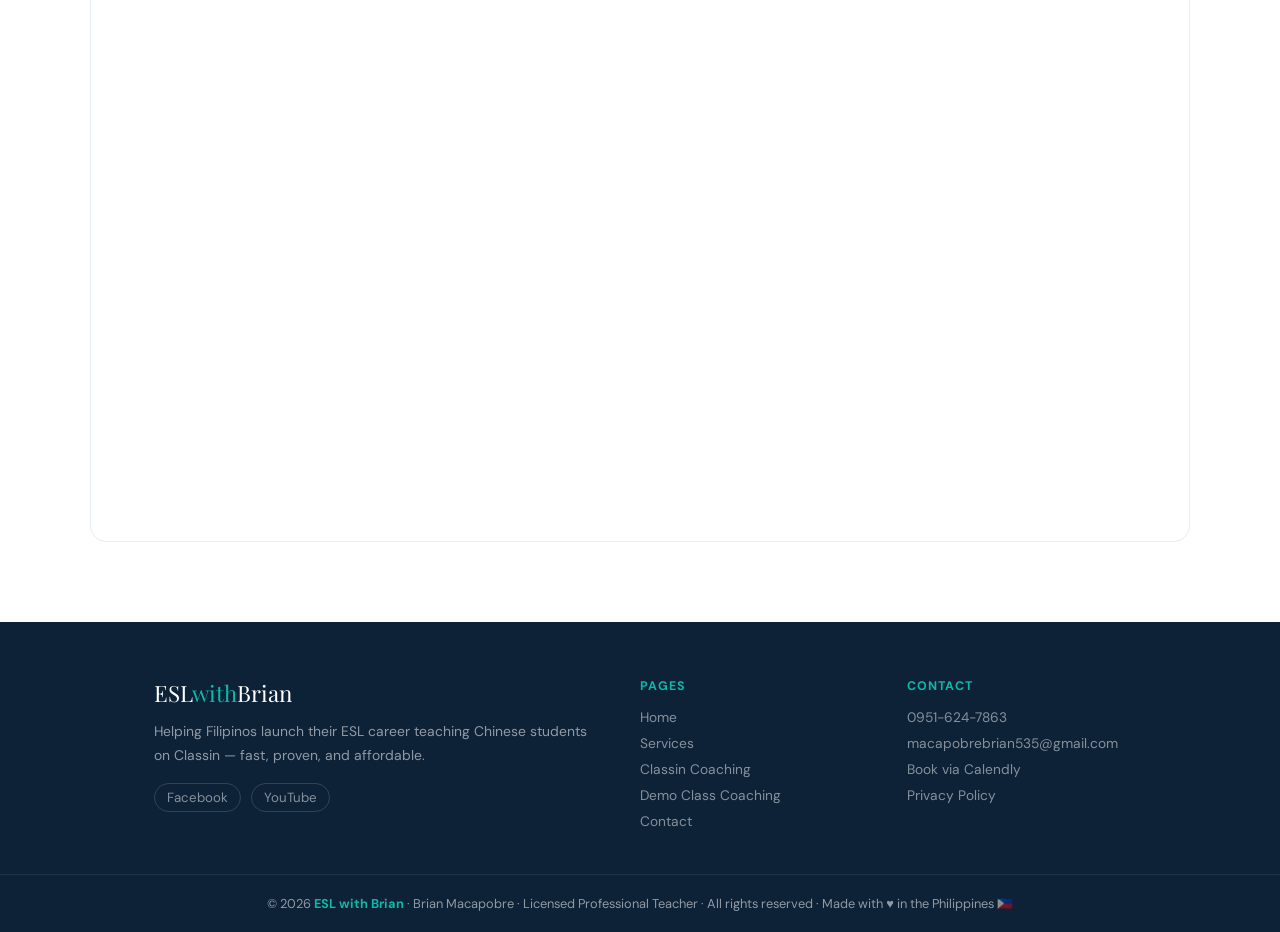
<file: files (1)/contact.html>
<!DOCTYPE html>
<html lang="en">
<head>
<meta charset="UTF-8">
<meta name="viewport" content="width=device-width, initial-scale=1.0">
<title>Contact Brian | Book ESL Coaching Session — ESL with Brian</title>
<meta name="description" content="Book a Classin platform or demo class coaching session with Brian Macapobre. Fill out the form or call 0951-624-7863. Pay via GCash. Brian replies within 24 hours.">
<meta name="robots" content="index, follow">
<link rel="preconnect" href="https://fonts.googleapis.com">
<link href="https://fonts.googleapis.com/css2?family=Playfair+Display:wght@700;900&family=DM+Sans:wght@300;400;500;600&display=swap" rel="stylesheet">
<!-- GTM placeholder - replace GTM-XXXXXXX when ready -->
<!-- <script>(function(w,d,s,l,i){w[l]=w[l]||[];w[l].push({'gtm.start':new Date().getTime(),event:'gtm.js'});var f=d.getElementsByTagName(s)[0],j=d.createElement(s),dl=l!='dataLayer'?'&l='+l:'';j.async=true;j.src='https://www.googletagmanager.com/gtm.js?id='+i+dl;f.parentNode.insertBefore(j,f);})(window,document,'script','dataLayer','GTM-XXXXXXX');</script> -->
<style>
*,*::before,*::after{box-sizing:border-box;margin:0;padding:0}
:root{
  --teal:#0EB8A8;--teal-dark:#099489;--teal-light:#E0F7F5;
  --navy:#0D2137;--navy-mid:#1A3550;--white:#fff;
  --off:#F6FAFA;--text:#1C2B38;--muted:#5A7080;--accent:#FF6B35;
}
html{scroll-behavior:smooth}
body{font-family:'DM Sans',sans-serif;color:var(--text);background:var(--white);overflow-x:hidden}

/* TOPBAR */
.topbar{background:var(--teal);color:#fff;text-align:center;padding:9px 5%;font-size:.87rem;font-weight:600;display:flex;align-items:center;justify-content:center;gap:20px;flex-wrap:wrap}
.topbar a{color:#fff;text-decoration:none;font-weight:700}
.topbar-phone{display:inline-flex;align-items:center;gap:6px;background:rgba(255,255,255,0.2);padding:4px 14px;border-radius:100px;font-size:.93rem}
.topbar-phone:hover{background:rgba(255,255,255,0.35)}
.topbar-sep{opacity:.4}

/* NAV */
nav{position:sticky;top:0;z-index:100;display:flex;align-items:center;justify-content:space-between;padding:14px 5%;background:rgba(13,33,55,0.97);backdrop-filter:blur(10px);border-bottom:1px solid rgba(14,184,168,0.2);gap:16px}
.nav-logo{font-family:'Playfair Display',serif;font-size:1.35rem;color:#fff;text-decoration:none;flex-shrink:0}
.nav-logo span{color:var(--teal)}
.nav-links{display:flex;align-items:center;gap:24px}
.nav-links a{color:rgba(255,255,255,0.75);text-decoration:none;font-size:.88rem;font-weight:500;transition:color .2s}
.nav-links a:hover{color:var(--teal)}
.nav-cta{background:var(--teal);color:#fff;border:none;padding:9px 20px;border-radius:6px;font-family:'DM Sans',sans-serif;font-weight:600;font-size:.88rem;cursor:pointer;text-decoration:none;transition:background .2s;flex-shrink:0}
.nav-cta:hover{background:var(--teal-dark)}
.hamburger{display:none;background:none;border:none;color:#fff;font-size:1.4rem;cursor:pointer}

/* HERO */
.hero{min-height:93vh;background:linear-gradient(135deg,var(--navy) 0%,var(--navy-mid) 60%,#0f3347 100%);display:flex;align-items:center;padding:80px 5%;position:relative;overflow:hidden}
.hero::before{content:'';position:absolute;inset:0;background:radial-gradient(ellipse at 70% 50%,rgba(14,184,168,0.12) 0%,transparent 65%)}
.hero-inner{max-width:1100px;margin:0 auto;display:grid;grid-template-columns:1fr 380px;gap:60px;align-items:center;position:relative;z-index:1;width:100%}
.hero-badge{display:inline-flex;align-items:center;gap:8px;background:rgba(14,184,168,0.15);border:1px solid rgba(14,184,168,0.3);color:var(--teal);padding:6px 14px;border-radius:100px;font-size:.78rem;font-weight:600;letter-spacing:.5px;text-transform:uppercase;margin-bottom:20px}
.hero-badge::before{content:'';width:7px;height:7px;background:var(--teal);border-radius:50%;animation:pulse 2s infinite}
@keyframes pulse{0%,100%{opacity:1;transform:scale(1)}50%{opacity:.5;transform:scale(1.4)}}
.hero h1{font-family:'Playfair Display',serif;font-size:clamp(2rem,4vw,3.4rem);line-height:1.1;color:#fff;margin-bottom:16px;font-weight:900}
.hero h1 em{font-style:normal;color:var(--teal)}
.hero-sub{font-size:1rem;line-height:1.75;color:rgba(255,255,255,0.72);margin-bottom:28px;max-width:500px}
.hero-actions{display:flex;gap:12px;flex-wrap:wrap;margin-bottom:32px}
.btn-primary{display:inline-flex;align-items:center;gap:8px;background:var(--teal);color:#fff;padding:14px 26px;border-radius:8px;font-weight:600;font-size:.97rem;text-decoration:none;transition:all .2s;box-shadow:0 4px 20px rgba(14,184,168,0.35)}
.btn-primary:hover{background:var(--teal-dark);transform:translateY(-2px)}
.btn-secondary{display:inline-flex;align-items:center;gap:8px;background:transparent;color:#fff;padding:14px 26px;border-radius:8px;font-weight:600;font-size:.97rem;text-decoration:none;border:1.5px solid rgba(255,255,255,0.3);transition:all .2s}
.btn-secondary:hover{border-color:var(--teal);color:var(--teal)}
.hero-stats{display:flex;gap:28px}
.stat-num{font-family:'Playfair Display',serif;font-size:1.8rem;font-weight:900;color:var(--teal)}
.stat-label{font-size:.73rem;color:rgba(255,255,255,0.5);text-transform:uppercase;letter-spacing:.5px;margin-top:2px}
.hero-photo-wrap{display:flex;justify-content:center;align-items:center;position:relative}
.hero-photo-wrap::before{content:'';position:absolute;width:310px;height:310px;border-radius:50%;background:radial-gradient(circle,rgba(14,184,168,0.25) 0%,transparent 70%);top:50%;left:50%;transform:translate(-50%,-50%)}
.hero-photo{width:290px;height:290px;border-radius:50%;object-fit:cover;object-position:top;border:4px solid var(--teal);box-shadow:0 0 0 12px rgba(14,184,168,0.1),0 30px 60px rgba(0,0,0,0.4);position:relative;z-index:1;animation:float 5s ease-in-out infinite}
@keyframes float{0%,100%{transform:translateY(0)}50%{transform:translateY(-10px)}}

/* TRUST BADGES */
.trust-bar{background:var(--navy);padding:18px 5%;border-bottom:1px solid rgba(14,184,168,0.15)}
.trust-inner{max-width:1100px;margin:0 auto;display:flex;align-items:center;justify-content:center;gap:40px;flex-wrap:wrap}
.trust-item{display:flex;align-items:center;gap:10px;color:rgba(255,255,255,0.7);font-size:.87rem;font-weight:500}
.trust-item span{font-size:1.1rem}

/* SECTIONS */
section{padding:80px 5%}
.section-inner{max-width:1100px;margin:0 auto}
.section-label{display:inline-block;font-size:.73rem;font-weight:700;letter-spacing:1.5px;text-transform:uppercase;color:var(--teal);margin-bottom:10px}
.section-title{font-family:'Playfair Display',serif;font-size:clamp(1.7rem,3vw,2.4rem);font-weight:900;line-height:1.15;color:var(--navy);margin-bottom:14px}
.section-desc{font-size:1rem;color:var(--muted);line-height:1.7;max-width:600px}
.text-center{text-align:center}
.text-center .section-desc{margin:0 auto}

/* ABOUT */
.about{background:var(--off)}
.about-grid{display:grid;grid-template-columns:1fr 1fr;gap:70px;align-items:center}
.about-img-wrap{position:relative}
.about-img{width:100%;border-radius:16px;object-fit:cover;object-position:top;height:430px;box-shadow:0 20px 50px rgba(13,33,55,0.15)}
.about-chip{position:absolute;bottom:-16px;right:-16px;background:var(--navy);color:#fff;padding:14px 20px;border-radius:12px;box-shadow:0 10px 30px rgba(0,0,0,0.2)}
.about-chip strong{display:block;font-family:'Playfair Display',serif;font-size:1.4rem;color:var(--teal)}
.about-chip span{font-size:.73rem;color:rgba(255,255,255,0.6)}
.about-text p{font-size:.97rem;line-height:1.8;color:var(--muted);margin-bottom:14px}
.about-text strong{color:var(--text)}
.creds{display:flex;flex-wrap:wrap;gap:10px;margin-top:20px}
.cred-badge{display:inline-flex;align-items:center;gap:7px;background:var(--teal-light);color:var(--teal);padding:7px 14px;border-radius:100px;font-size:.82rem;font-weight:600}

/* REQUIREMENTS */
.requirements{background:var(--white)}
.req-grid{display:grid;grid-template-columns:repeat(4,1fr);gap:22px;margin-top:44px}
.req-card{background:var(--off);border-radius:14px;padding:28px 22px;text-align:center;border:1.5px solid #E5EFF2;transition:all .25s}
.req-card:hover{border-color:var(--teal);transform:translateY(-4px);box-shadow:0 10px 30px rgba(14,184,168,0.1)}
.req-icon{font-size:2rem;margin-bottom:14px}
.req-card h4{font-weight:700;font-size:.97rem;color:var(--navy);margin-bottom:8px}
.req-card p{font-size:.85rem;color:var(--muted);line-height:1.6}

/* SERVICES OVERVIEW */
.services-overview{background:var(--off)}
.cards-grid{display:grid;grid-template-columns:1fr 1fr;gap:26px;margin-top:44px}
.card{background:var(--white);border:1.5px solid #E5EFF2;border-radius:16px;padding:32px;transition:all .25s;position:relative;overflow:hidden}
.card::before{content:'';position:absolute;top:0;left:0;width:4px;height:100%;background:var(--teal);transform:scaleY(0);transform-origin:top;transition:transform .25s}
.card:hover{box-shadow:0 10px 40px rgba(14,184,168,0.12);border-color:rgba(14,184,168,0.3);transform:translateY(-4px)}
.card:hover::before{transform:scaleY(1)}
.card-icon{width:50px;height:50px;background:var(--teal-light);border-radius:12px;display:flex;align-items:center;justify-content:center;margin-bottom:16px;font-size:1.4rem}
.card h3{font-family:'Playfair Display',serif;font-size:1.25rem;font-weight:700;color:var(--navy);margin-bottom:10px}
.card p{font-size:.92rem;color:var(--muted);line-height:1.7;margin-bottom:18px}
.card-price{font-size:1.5rem;font-weight:700;color:var(--navy);font-family:'Playfair Display',serif}
.card-price span{font-size:.83rem;font-family:'DM Sans',sans-serif;font-weight:400;color:var(--muted)}
.card-cta{display:inline-flex;align-items:center;gap:6px;margin-top:16px;color:var(--teal);font-weight:600;font-size:.88rem;text-decoration:none;transition:gap .2s}
.card-cta:hover{gap:10px}
.card.featured{background:var(--navy);border-color:var(--navy)}
.card.featured h3,.card.featured .card-price{color:#fff}
.card.featured p{color:rgba(255,255,255,0.65)}
.card.featured .card-icon{background:rgba(14,184,168,0.2)}
.card.featured::before{transform:scaleY(1)}
.card.featured .card-cta{color:var(--teal)}
.badge-pop{position:absolute;top:16px;right:16px;background:var(--accent);color:#fff;font-size:.67rem;font-weight:700;letter-spacing:.5px;text-transform:uppercase;padding:4px 10px;border-radius:100px}

/* HOW IT WORKS */
.how{background:var(--white)}
.steps{display:flex;gap:0;margin-top:48px;position:relative}
.steps::before{content:'';position:absolute;top:26px;left:28px;right:28px;height:2px;background:linear-gradient(90deg,var(--teal),rgba(14,184,168,0.2));z-index:0}
.step{flex:1;text-align:center;padding:0 16px;position:relative;z-index:1}
.step-num{width:52px;height:52px;border-radius:50%;background:var(--navy);color:#fff;font-family:'Playfair Display',serif;font-weight:900;font-size:1.15rem;display:flex;align-items:center;justify-content:center;margin:0 auto 16px;border:3px solid var(--teal);box-shadow:0 0 0 5px var(--white)}
.step h4{font-weight:700;font-size:.95rem;color:var(--navy);margin-bottom:8px}
.step p{font-size:.84rem;color:var(--muted);line-height:1.6}

/* TESTIMONIALS */
.testimonials{background:var(--off)}
.testi-grid{display:grid;grid-template-columns:repeat(3,1fr);gap:20px;margin-top:44px}
.testi-card{background:var(--white);border-radius:14px;padding:26px;border:1.5px solid #E5EFF2;transition:transform .2s}
.testi-card:hover{transform:translateY(-4px)}
.testi-stars{color:#F5A623;font-size:.8rem;margin-bottom:12px;letter-spacing:2px}
.testi-text{font-size:.91rem;line-height:1.7;color:var(--muted);margin-bottom:16px;font-style:italic}
.testi-author{display:flex;align-items:center;gap:10px}
.testi-avatar{width:36px;height:36px;border-radius:50%;background:var(--teal-light);display:flex;align-items:center;justify-content:center;font-weight:700;color:var(--teal);font-size:.8rem;flex-shrink:0}
.testi-name{font-weight:600;font-size:.85rem;color:var(--text)}
.testi-role{font-size:.75rem;color:var(--muted)}

/* CTA BAND */
.cta-band{background:linear-gradient(135deg,var(--navy) 0%,#0f3347 100%);text-align:center;padding:80px 5%;position:relative;overflow:hidden}
.cta-band::before{content:'';position:absolute;inset:0;background:radial-gradient(ellipse at 50% 0%,rgba(14,184,168,0.15) 0%,transparent 60%)}
.cta-band .section-inner{position:relative;z-index:1}
.cta-band .section-title{color:#fff}
.cta-band .section-desc{color:rgba(255,255,255,0.65);margin:0 auto 30px;text-align:center}
.gcash-pill{display:inline-flex;align-items:center;gap:10px;background:rgba(255,255,255,0.08);border:1px solid rgba(255,255,255,0.15);color:rgba(255,255,255,0.7);padding:9px 20px;border-radius:100px;font-size:.83rem;margin-top:16px}
.gcash-dot{width:7px;height:7px;background:#00D4FF;border-radius:50%}

/* CONTACT FORM */
.contact-section{background:var(--off)}
.contact-grid{display:grid;grid-template-columns:1fr 1.1fr;gap:60px;align-items:start}
.contact-info h3{font-family:'Playfair Display',serif;font-size:1.5rem;font-weight:700;color:var(--navy);margin-bottom:14px}
.contact-info p{font-size:.95rem;color:var(--muted);line-height:1.7;margin-bottom:22px}
.contact-links{display:flex;flex-direction:column;gap:12px;margin-bottom:24px}
.contact-link{display:flex;align-items:center;gap:12px;font-size:.92rem;color:var(--text);text-decoration:none;font-weight:500}
.contact-link-icon{width:38px;height:38px;border-radius:10px;background:var(--teal-light);color:var(--teal);display:flex;align-items:center;justify-content:center;font-size:1rem;flex-shrink:0}
.socials{display:flex;gap:12px;margin-top:8px}
.social-btn{display:inline-flex;align-items:center;gap:8px;padding:10px 18px;border-radius:8px;font-weight:600;font-size:.87rem;text-decoration:none;transition:all .2s}
.social-btn.fb{background:#1877F2;color:#fff}
.social-btn.fb:hover{background:#1461c7}
.social-btn.yt{background:#FF0000;color:#fff}
.social-btn.yt:hover{background:#cc0000}
.contact-form-wrap{background:var(--white);border-radius:16px;padding:32px;border:1.5px solid #E5EFF2}
.contact-form-wrap h4{font-family:'Playfair Display',serif;font-size:1.15rem;font-weight:700;color:var(--navy);margin-bottom:20px}
.form-group{margin-bottom:14px}
.form-group label{display:block;font-weight:600;font-size:.82rem;color:var(--navy);margin-bottom:5px}
.form-group input,.form-group textarea,.form-group select{width:100%;padding:11px 15px;border:1.5px solid #DDE8EC;border-radius:8px;font-family:'DM Sans',sans-serif;font-size:.92rem;color:var(--text);background:var(--white);transition:border-color .2s;outline:none}
.form-group input:focus,.form-group textarea:focus,.form-group select:focus{border-color:var(--teal)}
.form-group textarea{min-height:85px;resize:vertical}
.form-row{display:grid;grid-template-columns:1fr 1fr;gap:12px}
.btn-submit{width:100%;padding:14px;background:var(--teal);color:#fff;border:none;border-radius:8px;font-family:'DM Sans',sans-serif;font-size:1rem;font-weight:600;cursor:pointer;transition:background .2s;margin-top:4px}
.btn-submit:hover{background:var(--teal-dark)}
.form-note{font-size:.76rem;color:var(--muted);text-align:center;margin-top:8px}

/* CALENDLY */
.calendly-section{background:var(--white)}
.calendly-wrap{margin-top:36px;border-radius:16px;overflow:hidden;border:1.5px solid #E5EFF2;min-height:700px}

/* PAGE HERO (inner pages) */
.page-hero{background:linear-gradient(135deg,var(--navy) 0%,var(--navy-mid) 100%);padding:80px 5% 60px;position:relative;overflow:hidden}
.page-hero::before{content:'';position:absolute;inset:0;background:radial-gradient(ellipse at 60% 50%,rgba(14,184,168,0.12) 0%,transparent 65%)}
.page-hero-inner{max-width:1100px;margin:0 auto;position:relative;z-index:1}
.page-hero .breadcrumb{font-size:.8rem;color:rgba(255,255,255,0.5);margin-bottom:16px}
.page-hero .breadcrumb a{color:var(--teal);text-decoration:none}
.page-hero h1{font-family:'Playfair Display',serif;font-size:clamp(1.9rem,4vw,3rem);font-weight:900;color:#fff;margin-bottom:14px;line-height:1.1}
.page-hero h1 em{font-style:normal;color:var(--teal)}
.page-hero p{font-size:1.05rem;color:rgba(255,255,255,0.72);max-width:600px;line-height:1.7;margin-bottom:24px}

/* FEATURES LIST */
.features{background:var(--white)}
.features-grid{display:grid;grid-template-columns:repeat(3,1fr);gap:22px;margin-top:44px}
.feature-card{background:var(--off);border-radius:14px;padding:28px;border:1.5px solid #E5EFF2;transition:all .25s}
.feature-card:hover{border-color:var(--teal);transform:translateY(-4px);box-shadow:0 10px 30px rgba(14,184,168,0.1)}
.feature-icon{font-size:1.8rem;margin-bottom:14px}
.feature-card h4{font-weight:700;font-size:.97rem;color:var(--navy);margin-bottom:8px}
.feature-card p{font-size:.86rem;color:var(--muted);line-height:1.65}

/* CHECKLIST */
.checklist{list-style:none;display:flex;flex-direction:column;gap:10px;margin-top:18px}
.checklist li{display:flex;align-items:flex-start;gap:10px;font-size:.95rem;color:var(--text);line-height:1.5}
.checklist li::before{content:'✓';min-width:22px;height:22px;background:var(--teal-light);color:var(--teal);border-radius:50%;display:flex;align-items:center;justify-content:center;font-weight:700;font-size:.7rem;margin-top:1px;flex-shrink:0}

/* FOOTER */
footer{background:var(--navy);color:rgba(255,255,255,0.55)}
.footer-inner{max-width:1100px;margin:0 auto;padding:56px 5% 36px;display:grid;grid-template-columns:2fr 1fr 1fr;gap:48px}
.footer-logo{font-family:'Playfair Display',serif;font-size:1.4rem;color:#fff;margin-bottom:12px}
.footer-logo span{color:var(--teal)}
.footer-brand p{font-size:.87rem;line-height:1.7;margin-bottom:16px}
.footer-socials{display:flex;gap:10px}
.footer-socials a{color:rgba(255,255,255,0.5);font-size:.83rem;text-decoration:none;padding:5px 12px;border:1px solid rgba(255,255,255,0.15);border-radius:100px;transition:all .2s}
.footer-socials a:hover{color:var(--teal);border-color:var(--teal)}
.footer-links-group h4{font-size:.78rem;font-weight:700;letter-spacing:1px;text-transform:uppercase;color:var(--teal);margin-bottom:14px}
.footer-links-group a{display:block;color:rgba(255,255,255,0.5);font-size:.86rem;text-decoration:none;margin-bottom:8px;transition:color .2s}
.footer-links-group a:hover{color:var(--teal)}
.footer-bottom{border-top:1px solid rgba(255,255,255,0.08);text-align:center;padding:20px 5%;font-size:.8rem}
.footer-bottom strong{color:var(--teal)}

/* RESPONSIVE */
@media(max-width:900px){
  .req-grid{grid-template-columns:repeat(2,1fr)}
  .features-grid{grid-template-columns:repeat(2,1fr)}
  .footer-inner{grid-template-columns:1fr 1fr}
}
@media(max-width:768px){
  .hero-inner{grid-template-columns:1fr;text-align:center}
  .hero-photo-wrap{order:-1}
  .hero-photo{width:200px;height:200px}
  .hero-stats{justify-content:center}
  .hero-sub,.hero-actions{margin-left:auto;margin-right:auto}
  .hero-actions{justify-content:center}
  .about-grid,.cards-grid,.contact-grid,.form-row{grid-template-columns:1fr}
  .testi-grid{grid-template-columns:1fr}
  .steps{flex-direction:column;gap:28px}
  .steps::before{display:none}
  .about-chip{position:static;margin-top:16px;display:inline-block}
  .nav-links{display:none;position:absolute;top:100%;left:0;right:0;background:var(--navy);flex-direction:column;padding:20px 5%;gap:16px;border-bottom:1px solid rgba(14,184,168,0.2)}
  .nav-links.open{display:flex}
  .hamburger{display:block}
  .features-grid,.req-grid{grid-template-columns:1fr}
  .footer-inner{grid-template-columns:1fr}
  .trust-inner{gap:20px}
  .section-desc{max-width:100%}
}
@keyframes fadeUp{from{opacity:0;transform:translateY(22px)}to{opacity:1;transform:translateY(0)}}
.hero-badge{animation:fadeUp .6s .1s both}
.hero h1{animation:fadeUp .6s .2s both}
.hero-sub{animation:fadeUp .6s .3s both}
.hero-actions{animation:fadeUp .6s .4s both}
.hero-stats{animation:fadeUp .6s .5s both}
</style>
</head>
<body>
<!-- GTM noscript placeholder -->
<!-- <noscript><iframe src="https://www.googletagmanager.com/ns.html?id=GTM-XXXXXXX" height="0" width="0" style="display:none;visibility:hidden"></iframe></noscript> -->

<div class="topbar">
  <span>📞 Call or text Brian:</span>
  <a href="tel:+639516247863" class="topbar-phone">📱 0951-624-7863</a>
  <span class="topbar-sep">|</span>
  <a href="mailto:macapobrebrian535@gmail.com">macapobrebrian535@gmail.com</a>
</div>
<nav>
  <a href="index.html" class="nav-logo">ESL<span>with</span>Brian</a>
  <div class="nav-links">
    <a href="index.html">Home</a>
    <a href="services.html">Services</a>
    <a href="classin-coaching.html">Classin Coaching</a>
    <a href="demo-coaching.html">Demo Coaching</a>
    <a href="contact.html">Contact</a>
  </div>
  <a href="contact.html" class="nav-cta">Book a Session</a>
  <button class="hamburger" onclick="document.querySelector('.nav-links').classList.toggle('open')">☰</button>
</nav>
<section class="page-hero">
  <div class="page-hero-inner">
    <div class="breadcrumb"><a href="index.html">Home</a> › Contact</div>
    <h1>Book a Coaching Session <em>with Brian</em></h1>
    <p>Ready to get hired as an ESL teacher for Chinese students? Fill out the form below, call Brian directly, or book your preferred time via Calendly. Brian replies within 24 hours.</p>
  </div>
</section>

<section class="contact-section">
  <div class="section-inner">
    <div class="contact-grid">
      <div class="contact-info">
        <span class="section-label">Reach Brian</span>
        <h3>Let's Get You Hired</h3>
        <p>Whether you need Classin coaching or demo class prep — Brian will assess your situation and recommend the right starting point. No pressure.</p>
        <div class="contact-links">
          <a href="tel:+639516247863" class="contact-link">
            <div class="contact-link-icon">📞</div>
            <div><strong>0951-624-7863</strong><br><small style="color:var(--muted)">Call or text · also GCash number</small></div>
          </a>
          <a href="mailto:macapobrebrian535@gmail.com" class="contact-link">
            <div class="contact-link-icon">✉</div>
            macapobrebrian535@gmail.com
          </a>
          <div class="contact-link">
            <div class="contact-link-icon">📍</div>
            <div>Philippines · Online Sessions Nationwide</div>
          </div>
          <a href="https://calendly.com/macapobrebrian" target="_blank" class="contact-link">
            <div class="contact-link-icon">📅</div>
            <div><strong>Book via Calendly</strong><br><small style="color:var(--muted)">Pick your preferred session time</small></div>
          </a>
        </div>
        <div style="margin-top:20px">
          <p style="font-size:.82rem;font-weight:600;color:var(--navy);margin-bottom:10px;text-transform:uppercase;letter-spacing:.5px">Follow Brian</p>
          <div class="socials">
            <a href="https://www.facebook.com/profile.php?id=61578360354091" target="_blank" rel="noopener" class="social-btn fb">📘 Facebook</a>
            <a href="https://www.youtube.com/@Brian-i5m" target="_blank" rel="noopener" class="social-btn yt">▶ YouTube</a>
          </div>
        </div>
      </div>
      <div class="contact-form-wrap">
        <h4>Send Brian a Message</h4>
        <form action="https://formspree.io/f/mqejegnr" method="POST">
  <input type="hidden" name="_next" value="https://eslwithbrian.com/thank-you.html">
  <input type="hidden" name="_subject" value="New Booking Inquiry — ESLwithBrian.com">
  <div class="form-row">
    <div class="form-group"><label>Full Name *</label><input type="text" name="name" placeholder="Maria Santos" required></div>
    <div class="form-group"><label>Email Address *</label><input type="email" name="email" placeholder="yourname@email.com" required></div>
  </div>
  <div class="form-row">
    <div class="form-group"><label>Phone Number *</label><input type="tel" name="phone" placeholder="09XXXXXXXXX" required></div>
    <div class="form-group"><label>City / Province *</label><input type="text" name="location" placeholder="e.g. Cebu City, Cebu" required></div>
  </div>
  <div class="form-group">
    <label>I'm interested in... *</label>
    <select name="service" required>
      <option value="">Select a service</option>
      <option>Classin Platform Coaching (₱299/hr)</option>
      <option>Demo Class Coaching (₱399/hr)</option>
      <option>Both Services</option>
    </select>
  </div>
  <div class="form-group">
    <label>Tell Brian about yourself <small style="font-weight:400;color:var(--muted)">(1–2 sentences)</small></label>
    <textarea name="message" placeholder="e.g. I'm a fresh grad and want to teach Chinese students on Classin. I have no experience yet but I'm eager to learn." maxlength="500"></textarea>
  </div>
  <button type="submit" class="btn-submit">Send Message & Book a Session →</button>
  <p class="form-note">🔒 Your information is safe. Brian replies within 24 hours.</p>
</form>
      </div>
    </div>
  </div>
</section>

<section class="calendly-section">
  <div class="section-inner">
    <div class="text-center">
      <span class="section-label">Book Instantly</span>
      <h2 class="section-title">Pick Your Session Time via Calendly</h2>
      <p class="section-desc">Choose a time that works for you. Brian will confirm and send GCash payment details.</p>
    </div>
    <div class="calendly-wrap">
      <iframe src="https://calendly.com/macapobrebrian" width="100%" height="700" frameborder="0" title="Book a session with Brian"></iframe>
    </div>
  </div>
</section>

<footer>
  <div class="footer-inner">
    <div class="footer-brand">
      <div class="footer-logo">ESL<span>with</span>Brian</div>
      <p>Helping Filipinos launch their ESL career teaching Chinese students on Classin — fast, proven, and affordable.</p>
      <div class="footer-socials">
        <a href="https://www.facebook.com/profile.php?id=61578360354091" target="_blank" rel="noopener">Facebook</a>
        <a href="https://www.youtube.com/@Brian-i5m" target="_blank" rel="noopener">YouTube</a>
      </div>
    </div>
    <div class="footer-links-group">
      <h4>Pages</h4>
      <a href="index.html">Home</a>
      <a href="services.html">Services</a>
      <a href="classin-coaching.html">Classin Coaching</a>
      <a href="demo-coaching.html">Demo Class Coaching</a>
      <a href="contact.html">Contact</a>
    </div>
    <div class="footer-links-group">
      <h4>Contact</h4>
      <a href="tel:+639516247863">0951-624-7863</a>
      <a href="mailto:macapobrebrian535@gmail.com">macapobrebrian535@gmail.com</a>
      <a href="https://calendly.com/macapobrebrian" target="_blank">Book via Calendly</a>
      <a href="privacy-policy.html">Privacy Policy</a>
    </div>
  </div>
  <div class="footer-bottom">
    <p>© 2026 <strong>ESL with Brian</strong> · Brian Macapobre · Licensed Professional Teacher · All rights reserved · Made with ♥ in the Philippines 🇵🇭</p>
  </div>
</footer></body></html>
</file>
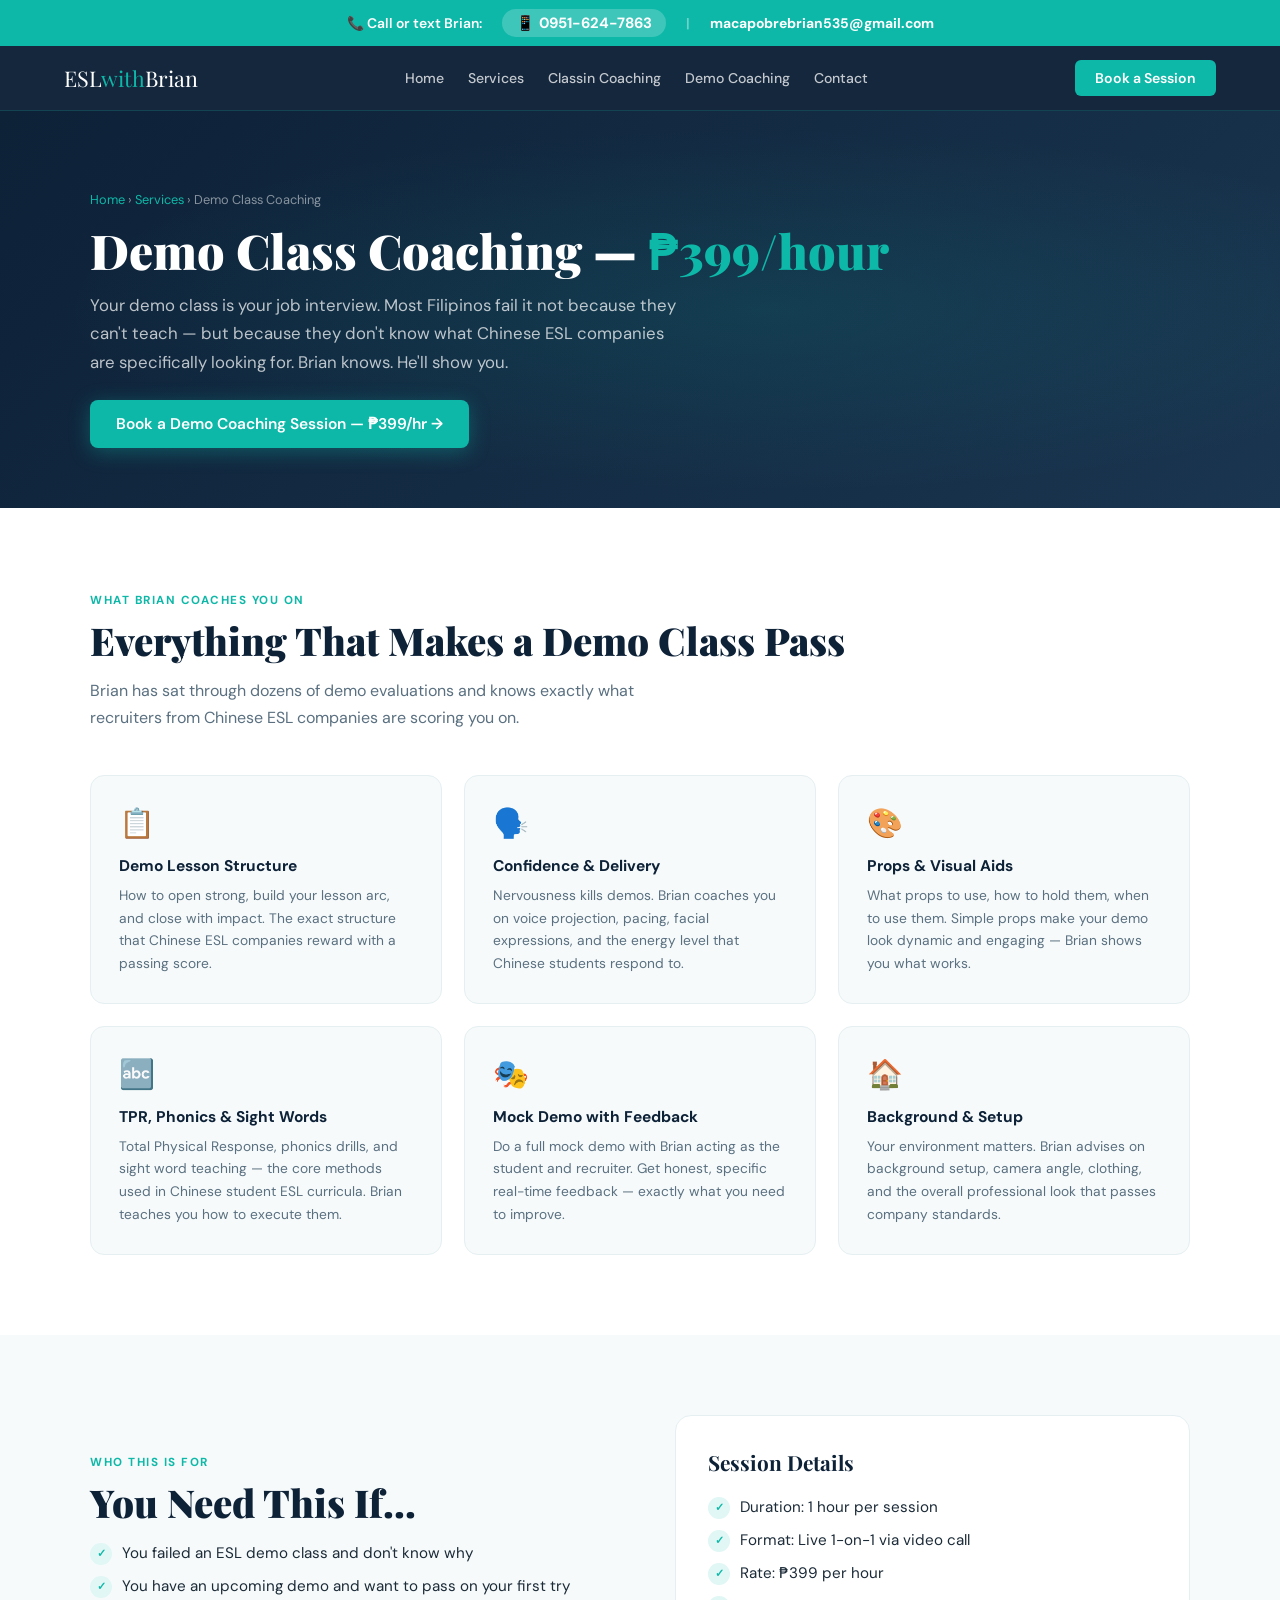
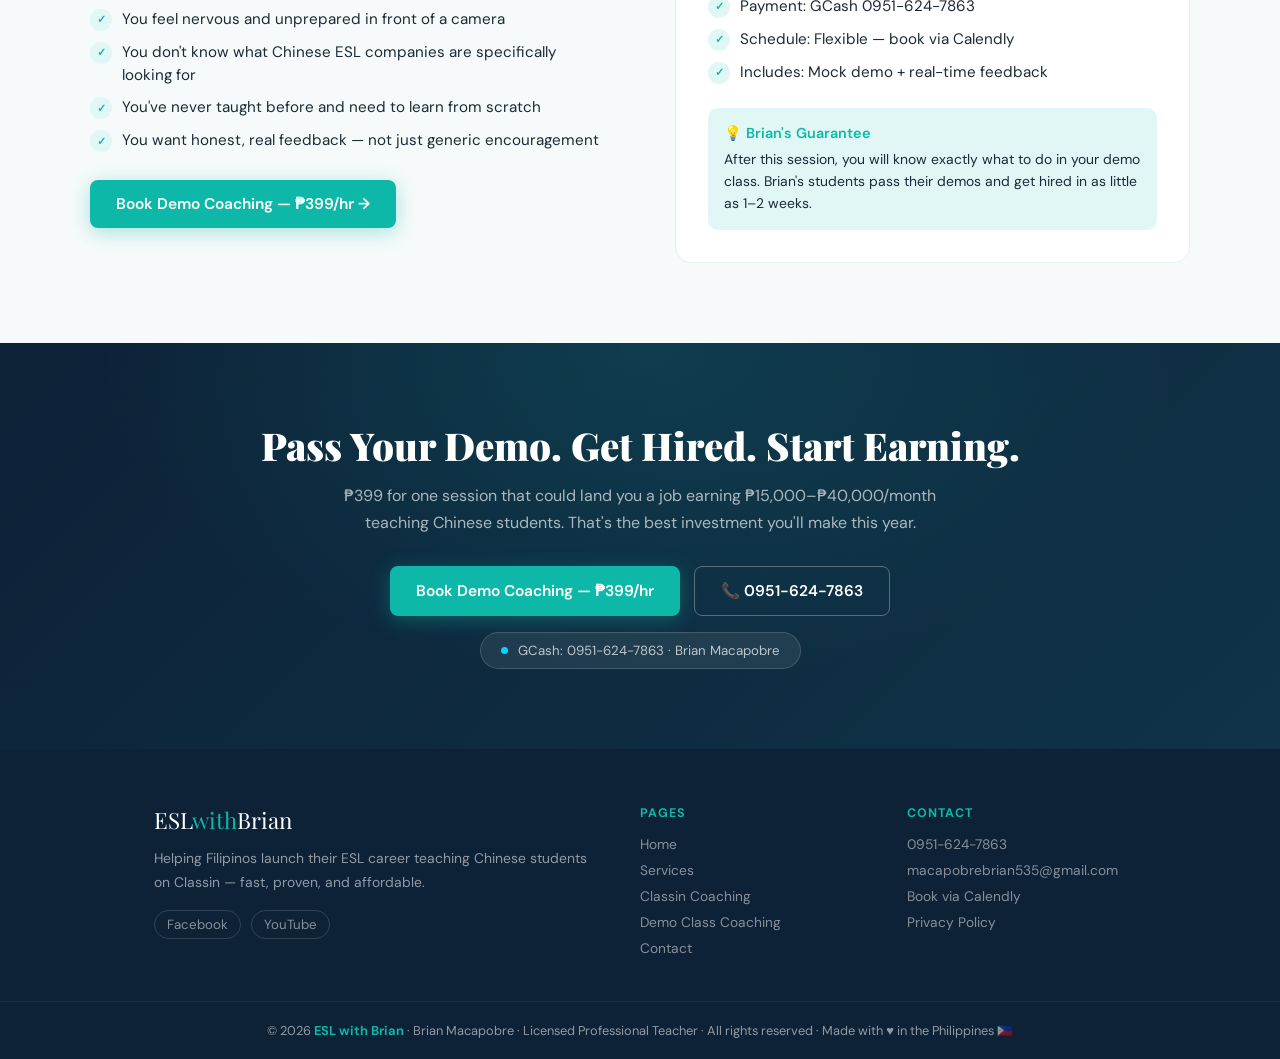
<file: files (1)/demo-coaching.html>
<!DOCTYPE html>
<html lang="en">
<head>
<meta charset="UTF-8">
<meta name="viewport" content="width=device-width, initial-scale=1.0">
<title>Demo Class Coaching for ESL Teachers Philippines | ₱399/hr — ESL with Brian</title>
<meta name="description" content="Ace your ESL demo class for Chinese companies with Brian Macapobre's 1-on-1 coaching at ₱399/hr. Lesson structure, confidence, props, and real-time feedback. Get hired fast.">
<meta name="robots" content="index, follow">
<link rel="preconnect" href="https://fonts.googleapis.com">
<link href="https://fonts.googleapis.com/css2?family=Playfair+Display:wght@700;900&family=DM+Sans:wght@300;400;500;600&display=swap" rel="stylesheet">
<!-- GTM placeholder - replace GTM-XXXXXXX when ready -->
<!-- <script>(function(w,d,s,l,i){w[l]=w[l]||[];w[l].push({'gtm.start':new Date().getTime(),event:'gtm.js'});var f=d.getElementsByTagName(s)[0],j=d.createElement(s),dl=l!='dataLayer'?'&l='+l:'';j.async=true;j.src='https://www.googletagmanager.com/gtm.js?id='+i+dl;f.parentNode.insertBefore(j,f);})(window,document,'script','dataLayer','GTM-XXXXXXX');</script> -->
<style>
*,*::before,*::after{box-sizing:border-box;margin:0;padding:0}
:root{
  --teal:#0EB8A8;--teal-dark:#099489;--teal-light:#E0F7F5;
  --navy:#0D2137;--navy-mid:#1A3550;--white:#fff;
  --off:#F6FAFA;--text:#1C2B38;--muted:#5A7080;--accent:#FF6B35;
}
html{scroll-behavior:smooth}
body{font-family:'DM Sans',sans-serif;color:var(--text);background:var(--white);overflow-x:hidden}

/* TOPBAR */
.topbar{background:var(--teal);color:#fff;text-align:center;padding:9px 5%;font-size:.87rem;font-weight:600;display:flex;align-items:center;justify-content:center;gap:20px;flex-wrap:wrap}
.topbar a{color:#fff;text-decoration:none;font-weight:700}
.topbar-phone{display:inline-flex;align-items:center;gap:6px;background:rgba(255,255,255,0.2);padding:4px 14px;border-radius:100px;font-size:.93rem}
.topbar-phone:hover{background:rgba(255,255,255,0.35)}
.topbar-sep{opacity:.4}

/* NAV */
nav{position:sticky;top:0;z-index:100;display:flex;align-items:center;justify-content:space-between;padding:14px 5%;background:rgba(13,33,55,0.97);backdrop-filter:blur(10px);border-bottom:1px solid rgba(14,184,168,0.2);gap:16px}
.nav-logo{font-family:'Playfair Display',serif;font-size:1.35rem;color:#fff;text-decoration:none;flex-shrink:0}
.nav-logo span{color:var(--teal)}
.nav-links{display:flex;align-items:center;gap:24px}
.nav-links a{color:rgba(255,255,255,0.75);text-decoration:none;font-size:.88rem;font-weight:500;transition:color .2s}
.nav-links a:hover{color:var(--teal)}
.nav-cta{background:var(--teal);color:#fff;border:none;padding:9px 20px;border-radius:6px;font-family:'DM Sans',sans-serif;font-weight:600;font-size:.88rem;cursor:pointer;text-decoration:none;transition:background .2s;flex-shrink:0}
.nav-cta:hover{background:var(--teal-dark)}
.hamburger{display:none;background:none;border:none;color:#fff;font-size:1.4rem;cursor:pointer}

/* HERO */
.hero{min-height:93vh;background:linear-gradient(135deg,var(--navy) 0%,var(--navy-mid) 60%,#0f3347 100%);display:flex;align-items:center;padding:80px 5%;position:relative;overflow:hidden}
.hero::before{content:'';position:absolute;inset:0;background:radial-gradient(ellipse at 70% 50%,rgba(14,184,168,0.12) 0%,transparent 65%)}
.hero-inner{max-width:1100px;margin:0 auto;display:grid;grid-template-columns:1fr 380px;gap:60px;align-items:center;position:relative;z-index:1;width:100%}
.hero-badge{display:inline-flex;align-items:center;gap:8px;background:rgba(14,184,168,0.15);border:1px solid rgba(14,184,168,0.3);color:var(--teal);padding:6px 14px;border-radius:100px;font-size:.78rem;font-weight:600;letter-spacing:.5px;text-transform:uppercase;margin-bottom:20px}
.hero-badge::before{content:'';width:7px;height:7px;background:var(--teal);border-radius:50%;animation:pulse 2s infinite}
@keyframes pulse{0%,100%{opacity:1;transform:scale(1)}50%{opacity:.5;transform:scale(1.4)}}
.hero h1{font-family:'Playfair Display',serif;font-size:clamp(2rem,4vw,3.4rem);line-height:1.1;color:#fff;margin-bottom:16px;font-weight:900}
.hero h1 em{font-style:normal;color:var(--teal)}
.hero-sub{font-size:1rem;line-height:1.75;color:rgba(255,255,255,0.72);margin-bottom:28px;max-width:500px}
.hero-actions{display:flex;gap:12px;flex-wrap:wrap;margin-bottom:32px}
.btn-primary{display:inline-flex;align-items:center;gap:8px;background:var(--teal);color:#fff;padding:14px 26px;border-radius:8px;font-weight:600;font-size:.97rem;text-decoration:none;transition:all .2s;box-shadow:0 4px 20px rgba(14,184,168,0.35)}
.btn-primary:hover{background:var(--teal-dark);transform:translateY(-2px)}
.btn-secondary{display:inline-flex;align-items:center;gap:8px;background:transparent;color:#fff;padding:14px 26px;border-radius:8px;font-weight:600;font-size:.97rem;text-decoration:none;border:1.5px solid rgba(255,255,255,0.3);transition:all .2s}
.btn-secondary:hover{border-color:var(--teal);color:var(--teal)}
.hero-stats{display:flex;gap:28px}
.stat-num{font-family:'Playfair Display',serif;font-size:1.8rem;font-weight:900;color:var(--teal)}
.stat-label{font-size:.73rem;color:rgba(255,255,255,0.5);text-transform:uppercase;letter-spacing:.5px;margin-top:2px}
.hero-photo-wrap{display:flex;justify-content:center;align-items:center;position:relative}
.hero-photo-wrap::before{content:'';position:absolute;width:310px;height:310px;border-radius:50%;background:radial-gradient(circle,rgba(14,184,168,0.25) 0%,transparent 70%);top:50%;left:50%;transform:translate(-50%,-50%)}
.hero-photo{width:290px;height:290px;border-radius:50%;object-fit:cover;object-position:top;border:4px solid var(--teal);box-shadow:0 0 0 12px rgba(14,184,168,0.1),0 30px 60px rgba(0,0,0,0.4);position:relative;z-index:1;animation:float 5s ease-in-out infinite}
@keyframes float{0%,100%{transform:translateY(0)}50%{transform:translateY(-10px)}}

/* TRUST BADGES */
.trust-bar{background:var(--navy);padding:18px 5%;border-bottom:1px solid rgba(14,184,168,0.15)}
.trust-inner{max-width:1100px;margin:0 auto;display:flex;align-items:center;justify-content:center;gap:40px;flex-wrap:wrap}
.trust-item{display:flex;align-items:center;gap:10px;color:rgba(255,255,255,0.7);font-size:.87rem;font-weight:500}
.trust-item span{font-size:1.1rem}

/* SECTIONS */
section{padding:80px 5%}
.section-inner{max-width:1100px;margin:0 auto}
.section-label{display:inline-block;font-size:.73rem;font-weight:700;letter-spacing:1.5px;text-transform:uppercase;color:var(--teal);margin-bottom:10px}
.section-title{font-family:'Playfair Display',serif;font-size:clamp(1.7rem,3vw,2.4rem);font-weight:900;line-height:1.15;color:var(--navy);margin-bottom:14px}
.section-desc{font-size:1rem;color:var(--muted);line-height:1.7;max-width:600px}
.text-center{text-align:center}
.text-center .section-desc{margin:0 auto}

/* ABOUT */
.about{background:var(--off)}
.about-grid{display:grid;grid-template-columns:1fr 1fr;gap:70px;align-items:center}
.about-img-wrap{position:relative}
.about-img{width:100%;border-radius:16px;object-fit:cover;object-position:top;height:430px;box-shadow:0 20px 50px rgba(13,33,55,0.15)}
.about-chip{position:absolute;bottom:-16px;right:-16px;background:var(--navy);color:#fff;padding:14px 20px;border-radius:12px;box-shadow:0 10px 30px rgba(0,0,0,0.2)}
.about-chip strong{display:block;font-family:'Playfair Display',serif;font-size:1.4rem;color:var(--teal)}
.about-chip span{font-size:.73rem;color:rgba(255,255,255,0.6)}
.about-text p{font-size:.97rem;line-height:1.8;color:var(--muted);margin-bottom:14px}
.about-text strong{color:var(--text)}
.creds{display:flex;flex-wrap:wrap;gap:10px;margin-top:20px}
.cred-badge{display:inline-flex;align-items:center;gap:7px;background:var(--teal-light);color:var(--teal);padding:7px 14px;border-radius:100px;font-size:.82rem;font-weight:600}

/* REQUIREMENTS */
.requirements{background:var(--white)}
.req-grid{display:grid;grid-template-columns:repeat(4,1fr);gap:22px;margin-top:44px}
.req-card{background:var(--off);border-radius:14px;padding:28px 22px;text-align:center;border:1.5px solid #E5EFF2;transition:all .25s}
.req-card:hover{border-color:var(--teal);transform:translateY(-4px);box-shadow:0 10px 30px rgba(14,184,168,0.1)}
.req-icon{font-size:2rem;margin-bottom:14px}
.req-card h4{font-weight:700;font-size:.97rem;color:var(--navy);margin-bottom:8px}
.req-card p{font-size:.85rem;color:var(--muted);line-height:1.6}

/* SERVICES OVERVIEW */
.services-overview{background:var(--off)}
.cards-grid{display:grid;grid-template-columns:1fr 1fr;gap:26px;margin-top:44px}
.card{background:var(--white);border:1.5px solid #E5EFF2;border-radius:16px;padding:32px;transition:all .25s;position:relative;overflow:hidden}
.card::before{content:'';position:absolute;top:0;left:0;width:4px;height:100%;background:var(--teal);transform:scaleY(0);transform-origin:top;transition:transform .25s}
.card:hover{box-shadow:0 10px 40px rgba(14,184,168,0.12);border-color:rgba(14,184,168,0.3);transform:translateY(-4px)}
.card:hover::before{transform:scaleY(1)}
.card-icon{width:50px;height:50px;background:var(--teal-light);border-radius:12px;display:flex;align-items:center;justify-content:center;margin-bottom:16px;font-size:1.4rem}
.card h3{font-family:'Playfair Display',serif;font-size:1.25rem;font-weight:700;color:var(--navy);margin-bottom:10px}
.card p{font-size:.92rem;color:var(--muted);line-height:1.7;margin-bottom:18px}
.card-price{font-size:1.5rem;font-weight:700;color:var(--navy);font-family:'Playfair Display',serif}
.card-price span{font-size:.83rem;font-family:'DM Sans',sans-serif;font-weight:400;color:var(--muted)}
.card-cta{display:inline-flex;align-items:center;gap:6px;margin-top:16px;color:var(--teal);font-weight:600;font-size:.88rem;text-decoration:none;transition:gap .2s}
.card-cta:hover{gap:10px}
.card.featured{background:var(--navy);border-color:var(--navy)}
.card.featured h3,.card.featured .card-price{color:#fff}
.card.featured p{color:rgba(255,255,255,0.65)}
.card.featured .card-icon{background:rgba(14,184,168,0.2)}
.card.featured::before{transform:scaleY(1)}
.card.featured .card-cta{color:var(--teal)}
.badge-pop{position:absolute;top:16px;right:16px;background:var(--accent);color:#fff;font-size:.67rem;font-weight:700;letter-spacing:.5px;text-transform:uppercase;padding:4px 10px;border-radius:100px}

/* HOW IT WORKS */
.how{background:var(--white)}
.steps{display:flex;gap:0;margin-top:48px;position:relative}
.steps::before{content:'';position:absolute;top:26px;left:28px;right:28px;height:2px;background:linear-gradient(90deg,var(--teal),rgba(14,184,168,0.2));z-index:0}
.step{flex:1;text-align:center;padding:0 16px;position:relative;z-index:1}
.step-num{width:52px;height:52px;border-radius:50%;background:var(--navy);color:#fff;font-family:'Playfair Display',serif;font-weight:900;font-size:1.15rem;display:flex;align-items:center;justify-content:center;margin:0 auto 16px;border:3px solid var(--teal);box-shadow:0 0 0 5px var(--white)}
.step h4{font-weight:700;font-size:.95rem;color:var(--navy);margin-bottom:8px}
.step p{font-size:.84rem;color:var(--muted);line-height:1.6}

/* TESTIMONIALS */
.testimonials{background:var(--off)}
.testi-grid{display:grid;grid-template-columns:repeat(3,1fr);gap:20px;margin-top:44px}
.testi-card{background:var(--white);border-radius:14px;padding:26px;border:1.5px solid #E5EFF2;transition:transform .2s}
.testi-card:hover{transform:translateY(-4px)}
.testi-stars{color:#F5A623;font-size:.8rem;margin-bottom:12px;letter-spacing:2px}
.testi-text{font-size:.91rem;line-height:1.7;color:var(--muted);margin-bottom:16px;font-style:italic}
.testi-author{display:flex;align-items:center;gap:10px}
.testi-avatar{width:36px;height:36px;border-radius:50%;background:var(--teal-light);display:flex;align-items:center;justify-content:center;font-weight:700;color:var(--teal);font-size:.8rem;flex-shrink:0}
.testi-name{font-weight:600;font-size:.85rem;color:var(--text)}
.testi-role{font-size:.75rem;color:var(--muted)}

/* CTA BAND */
.cta-band{background:linear-gradient(135deg,var(--navy) 0%,#0f3347 100%);text-align:center;padding:80px 5%;position:relative;overflow:hidden}
.cta-band::before{content:'';position:absolute;inset:0;background:radial-gradient(ellipse at 50% 0%,rgba(14,184,168,0.15) 0%,transparent 60%)}
.cta-band .section-inner{position:relative;z-index:1}
.cta-band .section-title{color:#fff}
.cta-band .section-desc{color:rgba(255,255,255,0.65);margin:0 auto 30px;text-align:center}
.gcash-pill{display:inline-flex;align-items:center;gap:10px;background:rgba(255,255,255,0.08);border:1px solid rgba(255,255,255,0.15);color:rgba(255,255,255,0.7);padding:9px 20px;border-radius:100px;font-size:.83rem;margin-top:16px}
.gcash-dot{width:7px;height:7px;background:#00D4FF;border-radius:50%}

/* CONTACT FORM */
.contact-section{background:var(--off)}
.contact-grid{display:grid;grid-template-columns:1fr 1.1fr;gap:60px;align-items:start}
.contact-info h3{font-family:'Playfair Display',serif;font-size:1.5rem;font-weight:700;color:var(--navy);margin-bottom:14px}
.contact-info p{font-size:.95rem;color:var(--muted);line-height:1.7;margin-bottom:22px}
.contact-links{display:flex;flex-direction:column;gap:12px;margin-bottom:24px}
.contact-link{display:flex;align-items:center;gap:12px;font-size:.92rem;color:var(--text);text-decoration:none;font-weight:500}
.contact-link-icon{width:38px;height:38px;border-radius:10px;background:var(--teal-light);color:var(--teal);display:flex;align-items:center;justify-content:center;font-size:1rem;flex-shrink:0}
.socials{display:flex;gap:12px;margin-top:8px}
.social-btn{display:inline-flex;align-items:center;gap:8px;padding:10px 18px;border-radius:8px;font-weight:600;font-size:.87rem;text-decoration:none;transition:all .2s}
.social-btn.fb{background:#1877F2;color:#fff}
.social-btn.fb:hover{background:#1461c7}
.social-btn.yt{background:#FF0000;color:#fff}
.social-btn.yt:hover{background:#cc0000}
.contact-form-wrap{background:var(--white);border-radius:16px;padding:32px;border:1.5px solid #E5EFF2}
.contact-form-wrap h4{font-family:'Playfair Display',serif;font-size:1.15rem;font-weight:700;color:var(--navy);margin-bottom:20px}
.form-group{margin-bottom:14px}
.form-group label{display:block;font-weight:600;font-size:.82rem;color:var(--navy);margin-bottom:5px}
.form-group input,.form-group textarea,.form-group select{width:100%;padding:11px 15px;border:1.5px solid #DDE8EC;border-radius:8px;font-family:'DM Sans',sans-serif;font-size:.92rem;color:var(--text);background:var(--white);transition:border-color .2s;outline:none}
.form-group input:focus,.form-group textarea:focus,.form-group select:focus{border-color:var(--teal)}
.form-group textarea{min-height:85px;resize:vertical}
.form-row{display:grid;grid-template-columns:1fr 1fr;gap:12px}
.btn-submit{width:100%;padding:14px;background:var(--teal);color:#fff;border:none;border-radius:8px;font-family:'DM Sans',sans-serif;font-size:1rem;font-weight:600;cursor:pointer;transition:background .2s;margin-top:4px}
.btn-submit:hover{background:var(--teal-dark)}
.form-note{font-size:.76rem;color:var(--muted);text-align:center;margin-top:8px}

/* CALENDLY */
.calendly-section{background:var(--white)}
.calendly-wrap{margin-top:36px;border-radius:16px;overflow:hidden;border:1.5px solid #E5EFF2;min-height:700px}

/* PAGE HERO (inner pages) */
.page-hero{background:linear-gradient(135deg,var(--navy) 0%,var(--navy-mid) 100%);padding:80px 5% 60px;position:relative;overflow:hidden}
.page-hero::before{content:'';position:absolute;inset:0;background:radial-gradient(ellipse at 60% 50%,rgba(14,184,168,0.12) 0%,transparent 65%)}
.page-hero-inner{max-width:1100px;margin:0 auto;position:relative;z-index:1}
.page-hero .breadcrumb{font-size:.8rem;color:rgba(255,255,255,0.5);margin-bottom:16px}
.page-hero .breadcrumb a{color:var(--teal);text-decoration:none}
.page-hero h1{font-family:'Playfair Display',serif;font-size:clamp(1.9rem,4vw,3rem);font-weight:900;color:#fff;margin-bottom:14px;line-height:1.1}
.page-hero h1 em{font-style:normal;color:var(--teal)}
.page-hero p{font-size:1.05rem;color:rgba(255,255,255,0.72);max-width:600px;line-height:1.7;margin-bottom:24px}

/* FEATURES LIST */
.features{background:var(--white)}
.features-grid{display:grid;grid-template-columns:repeat(3,1fr);gap:22px;margin-top:44px}
.feature-card{background:var(--off);border-radius:14px;padding:28px;border:1.5px solid #E5EFF2;transition:all .25s}
.feature-card:hover{border-color:var(--teal);transform:translateY(-4px);box-shadow:0 10px 30px rgba(14,184,168,0.1)}
.feature-icon{font-size:1.8rem;margin-bottom:14px}
.feature-card h4{font-weight:700;font-size:.97rem;color:var(--navy);margin-bottom:8px}
.feature-card p{font-size:.86rem;color:var(--muted);line-height:1.65}

/* CHECKLIST */
.checklist{list-style:none;display:flex;flex-direction:column;gap:10px;margin-top:18px}
.checklist li{display:flex;align-items:flex-start;gap:10px;font-size:.95rem;color:var(--text);line-height:1.5}
.checklist li::before{content:'✓';min-width:22px;height:22px;background:var(--teal-light);color:var(--teal);border-radius:50%;display:flex;align-items:center;justify-content:center;font-weight:700;font-size:.7rem;margin-top:1px;flex-shrink:0}

/* FOOTER */
footer{background:var(--navy);color:rgba(255,255,255,0.55)}
.footer-inner{max-width:1100px;margin:0 auto;padding:56px 5% 36px;display:grid;grid-template-columns:2fr 1fr 1fr;gap:48px}
.footer-logo{font-family:'Playfair Display',serif;font-size:1.4rem;color:#fff;margin-bottom:12px}
.footer-logo span{color:var(--teal)}
.footer-brand p{font-size:.87rem;line-height:1.7;margin-bottom:16px}
.footer-socials{display:flex;gap:10px}
.footer-socials a{color:rgba(255,255,255,0.5);font-size:.83rem;text-decoration:none;padding:5px 12px;border:1px solid rgba(255,255,255,0.15);border-radius:100px;transition:all .2s}
.footer-socials a:hover{color:var(--teal);border-color:var(--teal)}
.footer-links-group h4{font-size:.78rem;font-weight:700;letter-spacing:1px;text-transform:uppercase;color:var(--teal);margin-bottom:14px}
.footer-links-group a{display:block;color:rgba(255,255,255,0.5);font-size:.86rem;text-decoration:none;margin-bottom:8px;transition:color .2s}
.footer-links-group a:hover{color:var(--teal)}
.footer-bottom{border-top:1px solid rgba(255,255,255,0.08);text-align:center;padding:20px 5%;font-size:.8rem}
.footer-bottom strong{color:var(--teal)}

/* RESPONSIVE */
@media(max-width:900px){
  .req-grid{grid-template-columns:repeat(2,1fr)}
  .features-grid{grid-template-columns:repeat(2,1fr)}
  .footer-inner{grid-template-columns:1fr 1fr}
}
@media(max-width:768px){
  .hero-inner{grid-template-columns:1fr;text-align:center}
  .hero-photo-wrap{order:-1}
  .hero-photo{width:200px;height:200px}
  .hero-stats{justify-content:center}
  .hero-sub,.hero-actions{margin-left:auto;margin-right:auto}
  .hero-actions{justify-content:center}
  .about-grid,.cards-grid,.contact-grid,.form-row{grid-template-columns:1fr}
  .testi-grid{grid-template-columns:1fr}
  .steps{flex-direction:column;gap:28px}
  .steps::before{display:none}
  .about-chip{position:static;margin-top:16px;display:inline-block}
  .nav-links{display:none;position:absolute;top:100%;left:0;right:0;background:var(--navy);flex-direction:column;padding:20px 5%;gap:16px;border-bottom:1px solid rgba(14,184,168,0.2)}
  .nav-links.open{display:flex}
  .hamburger{display:block}
  .features-grid,.req-grid{grid-template-columns:1fr}
  .footer-inner{grid-template-columns:1fr}
  .trust-inner{gap:20px}
  .section-desc{max-width:100%}
}
@keyframes fadeUp{from{opacity:0;transform:translateY(22px)}to{opacity:1;transform:translateY(0)}}
.hero-badge{animation:fadeUp .6s .1s both}
.hero h1{animation:fadeUp .6s .2s both}
.hero-sub{animation:fadeUp .6s .3s both}
.hero-actions{animation:fadeUp .6s .4s both}
.hero-stats{animation:fadeUp .6s .5s both}
</style>
</head>
<body>
<!-- GTM noscript placeholder -->
<!-- <noscript><iframe src="https://www.googletagmanager.com/ns.html?id=GTM-XXXXXXX" height="0" width="0" style="display:none;visibility:hidden"></iframe></noscript> -->

<div class="topbar">
  <span>📞 Call or text Brian:</span>
  <a href="tel:+639516247863" class="topbar-phone">📱 0951-624-7863</a>
  <span class="topbar-sep">|</span>
  <a href="mailto:macapobrebrian535@gmail.com">macapobrebrian535@gmail.com</a>
</div>
<nav>
  <a href="index.html" class="nav-logo">ESL<span>with</span>Brian</a>
  <div class="nav-links">
    <a href="index.html">Home</a>
    <a href="services.html">Services</a>
    <a href="classin-coaching.html">Classin Coaching</a>
    <a href="demo-coaching.html">Demo Coaching</a>
    <a href="contact.html">Contact</a>
  </div>
  <a href="contact.html" class="nav-cta">Book a Session</a>
  <button class="hamburger" onclick="document.querySelector('.nav-links').classList.toggle('open')">☰</button>
</nav>
<section class="page-hero">
  <div class="page-hero-inner">
    <div class="breadcrumb"><a href="index.html">Home</a> › <a href="services.html">Services</a> › Demo Class Coaching</div>
    <h1>Demo Class Coaching — <em>₱399/hour</em></h1>
    <p>Your demo class is your job interview. Most Filipinos fail it not because they can't teach — but because they don't know what Chinese ESL companies are specifically looking for. Brian knows. He'll show you.</p>
    <a href="contact.html" class="btn-primary">Book a Demo Coaching Session — ₱399/hr →</a>
  </div>
</section>

<section class="features">
  <div class="section-inner">
    <span class="section-label">What Brian Coaches You On</span>
    <h2 class="section-title">Everything That Makes a Demo Class Pass</h2>
    <p class="section-desc">Brian has sat through dozens of demo evaluations and knows exactly what recruiters from Chinese ESL companies are scoring you on.</p>
    <div class="features-grid">
      <div class="feature-card"><div class="feature-icon">📋</div><h4>Demo Lesson Structure</h4><p>How to open strong, build your lesson arc, and close with impact. The exact structure that Chinese ESL companies reward with a passing score.</p></div>
      <div class="feature-card"><div class="feature-icon">🗣️</div><h4>Confidence & Delivery</h4><p>Nervousness kills demos. Brian coaches you on voice projection, pacing, facial expressions, and the energy level that Chinese students respond to.</p></div>
      <div class="feature-card"><div class="feature-icon">🎨</div><h4>Props & Visual Aids</h4><p>What props to use, how to hold them, when to use them. Simple props make your demo look dynamic and engaging — Brian shows you what works.</p></div>
      <div class="feature-card"><div class="feature-icon">🔤</div><h4>TPR, Phonics & Sight Words</h4><p>Total Physical Response, phonics drills, and sight word teaching — the core methods used in Chinese student ESL curricula. Brian teaches you how to execute them.</p></div>
      <div class="feature-card"><div class="feature-icon">🎭</div><h4>Mock Demo with Feedback</h4><p>Do a full mock demo with Brian acting as the student and recruiter. Get honest, specific real-time feedback — exactly what you need to improve.</p></div>
      <div class="feature-card"><div class="feature-icon">🏠</div><h4>Background & Setup</h4><p>Your environment matters. Brian advises on background setup, camera angle, clothing, and the overall professional look that passes company standards.</p></div>
    </div>
  </div>
</section>

<section style="background:var(--off);padding:80px 5%">
  <div class="section-inner">
    <div class="about-grid">
      <div class="about-text">
        <span class="section-label">Who This Is For</span>
        <h2 class="section-title">You Need This If...</h2>
        <ul class="checklist">
          <li>You failed an ESL demo class and don't know why</li>
          <li>You have an upcoming demo and want to pass on your first try</li>
          <li>You feel nervous and unprepared in front of a camera</li>
          <li>You don't know what Chinese ESL companies are specifically looking for</li>
          <li>You've never taught before and need to learn from scratch</li>
          <li>You want honest, real feedback — not just generic encouragement</li>
        </ul>
        <div style="margin-top:28px">
          <a href="contact.html" class="btn-primary">Book Demo Coaching — ₱399/hr →</a>
        </div>
      </div>
      <div style="background:var(--white);border-radius:16px;padding:32px;border:1.5px solid #E5EFF2">
        <h3 style="font-family:Playfair Display,serif;font-size:1.3rem;color:var(--navy);margin-bottom:20px">Session Details</h3>
        <ul class="checklist">
          <li>Duration: 1 hour per session</li>
          <li>Format: Live 1-on-1 via video call</li>
          <li>Rate: ₱399 per hour</li>
          <li>Payment: GCash 0951-624-7863</li>
          <li>Schedule: Flexible — book via Calendly</li>
          <li>Includes: Mock demo + real-time feedback</li>
        </ul>
        <div style="margin-top:24px;padding:16px;background:var(--teal-light);border-radius:10px">
          <p style="font-size:.9rem;color:var(--teal);font-weight:600">💡 Brian's Guarantee</p>
          <p style="font-size:.87rem;color:var(--text);margin-top:6px;line-height:1.6">After this session, you will know exactly what to do in your demo class. Brian's students pass their demos and get hired in as little as 1–2 weeks.</p>
        </div>
      </div>
    </div>
  </div>
</section>

<section class="cta-band">
  <div class="section-inner">
    <h2 class="section-title">Pass Your Demo. Get Hired. Start Earning.</h2>
    <p class="section-desc">₱399 for one session that could land you a job earning ₱15,000–₱40,000/month teaching Chinese students. That's the best investment you'll make this year.</p>
    <div style="display:flex;gap:14px;justify-content:center;flex-wrap:wrap">
      <a href="contact.html" class="btn-primary">Book Demo Coaching — ₱399/hr</a>
      <a href="tel:+639516247863" class="btn-secondary">📞 0951-624-7863</a>
    </div>
    <div class="gcash-pill"><div class="gcash-dot"></div>GCash: 0951-624-7863 · Brian Macapobre</div>
  </div>
</section>

<footer>
  <div class="footer-inner">
    <div class="footer-brand">
      <div class="footer-logo">ESL<span>with</span>Brian</div>
      <p>Helping Filipinos launch their ESL career teaching Chinese students on Classin — fast, proven, and affordable.</p>
      <div class="footer-socials">
        <a href="https://www.facebook.com/profile.php?id=61578360354091" target="_blank" rel="noopener">Facebook</a>
        <a href="https://www.youtube.com/@Brian-i5m" target="_blank" rel="noopener">YouTube</a>
      </div>
    </div>
    <div class="footer-links-group">
      <h4>Pages</h4>
      <a href="index.html">Home</a>
      <a href="services.html">Services</a>
      <a href="classin-coaching.html">Classin Coaching</a>
      <a href="demo-coaching.html">Demo Class Coaching</a>
      <a href="contact.html">Contact</a>
    </div>
    <div class="footer-links-group">
      <h4>Contact</h4>
      <a href="tel:+639516247863">0951-624-7863</a>
      <a href="mailto:macapobrebrian535@gmail.com">macapobrebrian535@gmail.com</a>
      <a href="https://calendly.com/macapobrebrian" target="_blank">Book via Calendly</a>
      <a href="privacy-policy.html">Privacy Policy</a>
    </div>
  </div>
  <div class="footer-bottom">
    <p>© 2026 <strong>ESL with Brian</strong> · Brian Macapobre · Licensed Professional Teacher · All rights reserved · Made with ♥ in the Philippines 🇵🇭</p>
  </div>
</footer></body></html>
</file>
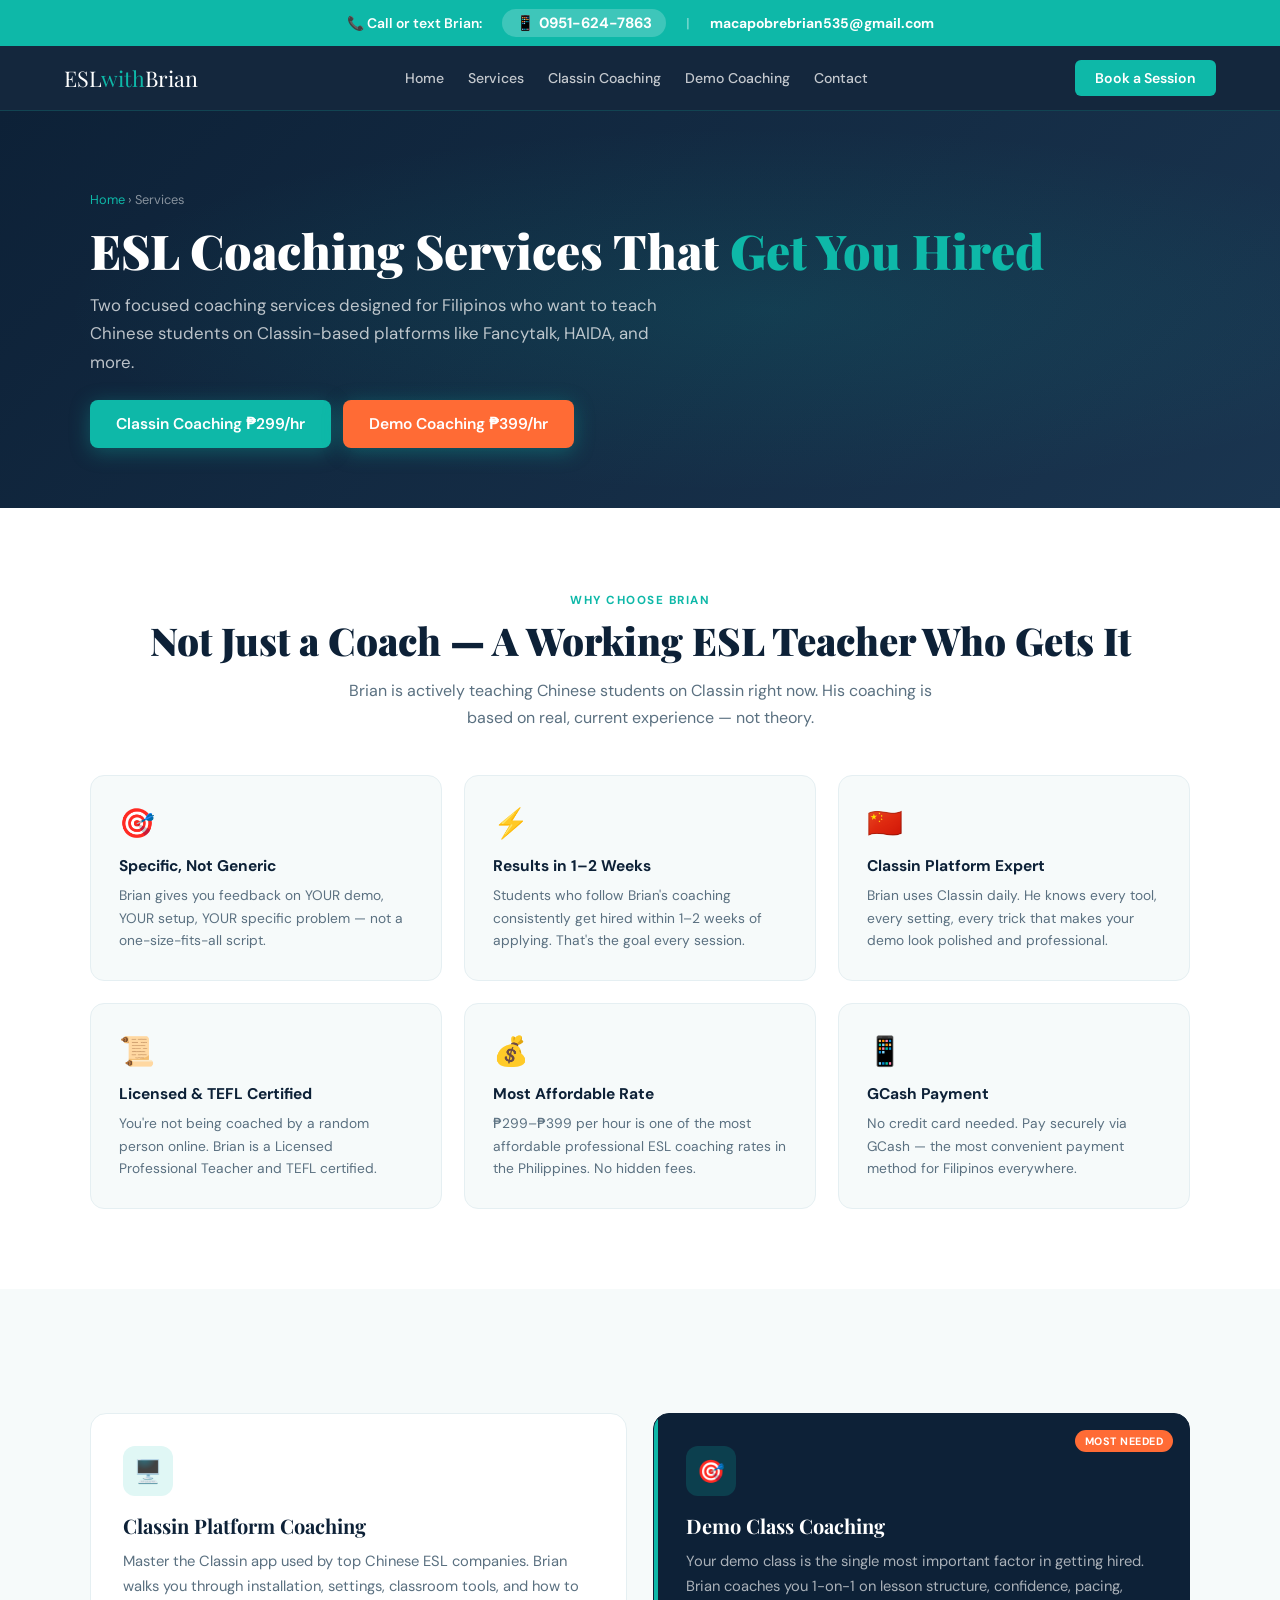
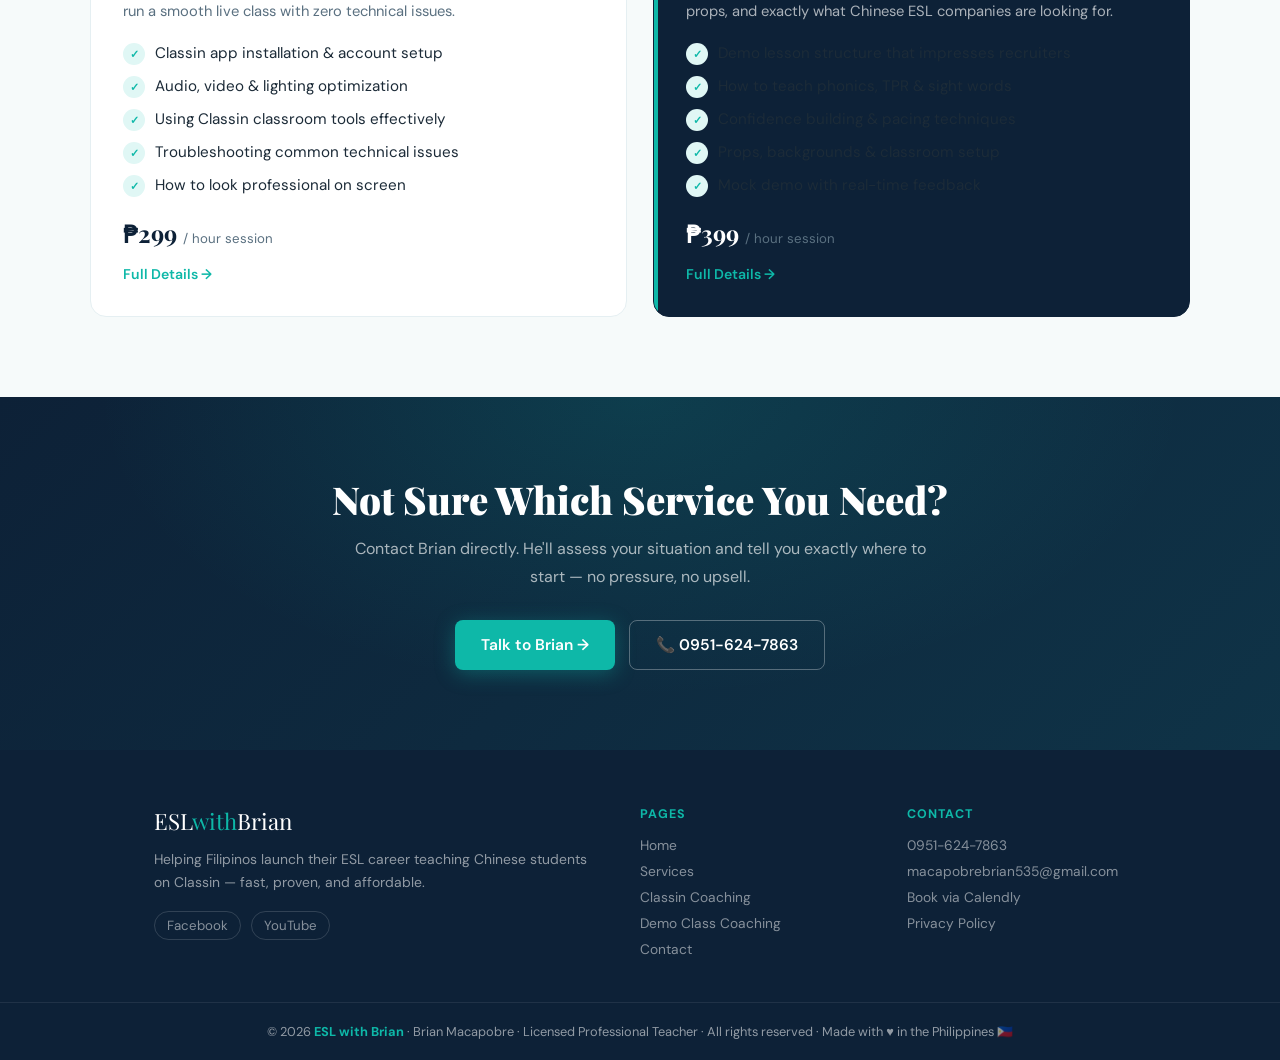
<file: files (1)/services.html>
<!DOCTYPE html>
<html lang="en">
<head>
<meta charset="UTF-8">
<meta name="viewport" content="width=device-width, initial-scale=1.0">
<title>ESL Coaching Services | Classin Platform & Demo Class — ESL with Brian</title>
<meta name="description" content="Brian Macapobre offers expert ESL coaching for Filipinos who want to teach Chinese students. Classin platform training at ₱299/hr and demo class coaching at ₱399/hr.">
<meta name="robots" content="index, follow">
<link rel="preconnect" href="https://fonts.googleapis.com">
<link href="https://fonts.googleapis.com/css2?family=Playfair+Display:wght@700;900&family=DM+Sans:wght@300;400;500;600&display=swap" rel="stylesheet">
<!-- GTM placeholder - replace GTM-XXXXXXX when ready -->
<!-- <script>(function(w,d,s,l,i){w[l]=w[l]||[];w[l].push({'gtm.start':new Date().getTime(),event:'gtm.js'});var f=d.getElementsByTagName(s)[0],j=d.createElement(s),dl=l!='dataLayer'?'&l='+l:'';j.async=true;j.src='https://www.googletagmanager.com/gtm.js?id='+i+dl;f.parentNode.insertBefore(j,f);})(window,document,'script','dataLayer','GTM-XXXXXXX');</script> -->
<style>
*,*::before,*::after{box-sizing:border-box;margin:0;padding:0}
:root{
  --teal:#0EB8A8;--teal-dark:#099489;--teal-light:#E0F7F5;
  --navy:#0D2137;--navy-mid:#1A3550;--white:#fff;
  --off:#F6FAFA;--text:#1C2B38;--muted:#5A7080;--accent:#FF6B35;
}
html{scroll-behavior:smooth}
body{font-family:'DM Sans',sans-serif;color:var(--text);background:var(--white);overflow-x:hidden}

/* TOPBAR */
.topbar{background:var(--teal);color:#fff;text-align:center;padding:9px 5%;font-size:.87rem;font-weight:600;display:flex;align-items:center;justify-content:center;gap:20px;flex-wrap:wrap}
.topbar a{color:#fff;text-decoration:none;font-weight:700}
.topbar-phone{display:inline-flex;align-items:center;gap:6px;background:rgba(255,255,255,0.2);padding:4px 14px;border-radius:100px;font-size:.93rem}
.topbar-phone:hover{background:rgba(255,255,255,0.35)}
.topbar-sep{opacity:.4}

/* NAV */
nav{position:sticky;top:0;z-index:100;display:flex;align-items:center;justify-content:space-between;padding:14px 5%;background:rgba(13,33,55,0.97);backdrop-filter:blur(10px);border-bottom:1px solid rgba(14,184,168,0.2);gap:16px}
.nav-logo{font-family:'Playfair Display',serif;font-size:1.35rem;color:#fff;text-decoration:none;flex-shrink:0}
.nav-logo span{color:var(--teal)}
.nav-links{display:flex;align-items:center;gap:24px}
.nav-links a{color:rgba(255,255,255,0.75);text-decoration:none;font-size:.88rem;font-weight:500;transition:color .2s}
.nav-links a:hover{color:var(--teal)}
.nav-cta{background:var(--teal);color:#fff;border:none;padding:9px 20px;border-radius:6px;font-family:'DM Sans',sans-serif;font-weight:600;font-size:.88rem;cursor:pointer;text-decoration:none;transition:background .2s;flex-shrink:0}
.nav-cta:hover{background:var(--teal-dark)}
.hamburger{display:none;background:none;border:none;color:#fff;font-size:1.4rem;cursor:pointer}

/* HERO */
.hero{min-height:93vh;background:linear-gradient(135deg,var(--navy) 0%,var(--navy-mid) 60%,#0f3347 100%);display:flex;align-items:center;padding:80px 5%;position:relative;overflow:hidden}
.hero::before{content:'';position:absolute;inset:0;background:radial-gradient(ellipse at 70% 50%,rgba(14,184,168,0.12) 0%,transparent 65%)}
.hero-inner{max-width:1100px;margin:0 auto;display:grid;grid-template-columns:1fr 380px;gap:60px;align-items:center;position:relative;z-index:1;width:100%}
.hero-badge{display:inline-flex;align-items:center;gap:8px;background:rgba(14,184,168,0.15);border:1px solid rgba(14,184,168,0.3);color:var(--teal);padding:6px 14px;border-radius:100px;font-size:.78rem;font-weight:600;letter-spacing:.5px;text-transform:uppercase;margin-bottom:20px}
.hero-badge::before{content:'';width:7px;height:7px;background:var(--teal);border-radius:50%;animation:pulse 2s infinite}
@keyframes pulse{0%,100%{opacity:1;transform:scale(1)}50%{opacity:.5;transform:scale(1.4)}}
.hero h1{font-family:'Playfair Display',serif;font-size:clamp(2rem,4vw,3.4rem);line-height:1.1;color:#fff;margin-bottom:16px;font-weight:900}
.hero h1 em{font-style:normal;color:var(--teal)}
.hero-sub{font-size:1rem;line-height:1.75;color:rgba(255,255,255,0.72);margin-bottom:28px;max-width:500px}
.hero-actions{display:flex;gap:12px;flex-wrap:wrap;margin-bottom:32px}
.btn-primary{display:inline-flex;align-items:center;gap:8px;background:var(--teal);color:#fff;padding:14px 26px;border-radius:8px;font-weight:600;font-size:.97rem;text-decoration:none;transition:all .2s;box-shadow:0 4px 20px rgba(14,184,168,0.35)}
.btn-primary:hover{background:var(--teal-dark);transform:translateY(-2px)}
.btn-secondary{display:inline-flex;align-items:center;gap:8px;background:transparent;color:#fff;padding:14px 26px;border-radius:8px;font-weight:600;font-size:.97rem;text-decoration:none;border:1.5px solid rgba(255,255,255,0.3);transition:all .2s}
.btn-secondary:hover{border-color:var(--teal);color:var(--teal)}
.hero-stats{display:flex;gap:28px}
.stat-num{font-family:'Playfair Display',serif;font-size:1.8rem;font-weight:900;color:var(--teal)}
.stat-label{font-size:.73rem;color:rgba(255,255,255,0.5);text-transform:uppercase;letter-spacing:.5px;margin-top:2px}
.hero-photo-wrap{display:flex;justify-content:center;align-items:center;position:relative}
.hero-photo-wrap::before{content:'';position:absolute;width:310px;height:310px;border-radius:50%;background:radial-gradient(circle,rgba(14,184,168,0.25) 0%,transparent 70%);top:50%;left:50%;transform:translate(-50%,-50%)}
.hero-photo{width:290px;height:290px;border-radius:50%;object-fit:cover;object-position:top;border:4px solid var(--teal);box-shadow:0 0 0 12px rgba(14,184,168,0.1),0 30px 60px rgba(0,0,0,0.4);position:relative;z-index:1;animation:float 5s ease-in-out infinite}
@keyframes float{0%,100%{transform:translateY(0)}50%{transform:translateY(-10px)}}

/* TRUST BADGES */
.trust-bar{background:var(--navy);padding:18px 5%;border-bottom:1px solid rgba(14,184,168,0.15)}
.trust-inner{max-width:1100px;margin:0 auto;display:flex;align-items:center;justify-content:center;gap:40px;flex-wrap:wrap}
.trust-item{display:flex;align-items:center;gap:10px;color:rgba(255,255,255,0.7);font-size:.87rem;font-weight:500}
.trust-item span{font-size:1.1rem}

/* SECTIONS */
section{padding:80px 5%}
.section-inner{max-width:1100px;margin:0 auto}
.section-label{display:inline-block;font-size:.73rem;font-weight:700;letter-spacing:1.5px;text-transform:uppercase;color:var(--teal);margin-bottom:10px}
.section-title{font-family:'Playfair Display',serif;font-size:clamp(1.7rem,3vw,2.4rem);font-weight:900;line-height:1.15;color:var(--navy);margin-bottom:14px}
.section-desc{font-size:1rem;color:var(--muted);line-height:1.7;max-width:600px}
.text-center{text-align:center}
.text-center .section-desc{margin:0 auto}

/* ABOUT */
.about{background:var(--off)}
.about-grid{display:grid;grid-template-columns:1fr 1fr;gap:70px;align-items:center}
.about-img-wrap{position:relative}
.about-img{width:100%;border-radius:16px;object-fit:cover;object-position:top;height:430px;box-shadow:0 20px 50px rgba(13,33,55,0.15)}
.about-chip{position:absolute;bottom:-16px;right:-16px;background:var(--navy);color:#fff;padding:14px 20px;border-radius:12px;box-shadow:0 10px 30px rgba(0,0,0,0.2)}
.about-chip strong{display:block;font-family:'Playfair Display',serif;font-size:1.4rem;color:var(--teal)}
.about-chip span{font-size:.73rem;color:rgba(255,255,255,0.6)}
.about-text p{font-size:.97rem;line-height:1.8;color:var(--muted);margin-bottom:14px}
.about-text strong{color:var(--text)}
.creds{display:flex;flex-wrap:wrap;gap:10px;margin-top:20px}
.cred-badge{display:inline-flex;align-items:center;gap:7px;background:var(--teal-light);color:var(--teal);padding:7px 14px;border-radius:100px;font-size:.82rem;font-weight:600}

/* REQUIREMENTS */
.requirements{background:var(--white)}
.req-grid{display:grid;grid-template-columns:repeat(4,1fr);gap:22px;margin-top:44px}
.req-card{background:var(--off);border-radius:14px;padding:28px 22px;text-align:center;border:1.5px solid #E5EFF2;transition:all .25s}
.req-card:hover{border-color:var(--teal);transform:translateY(-4px);box-shadow:0 10px 30px rgba(14,184,168,0.1)}
.req-icon{font-size:2rem;margin-bottom:14px}
.req-card h4{font-weight:700;font-size:.97rem;color:var(--navy);margin-bottom:8px}
.req-card p{font-size:.85rem;color:var(--muted);line-height:1.6}

/* SERVICES OVERVIEW */
.services-overview{background:var(--off)}
.cards-grid{display:grid;grid-template-columns:1fr 1fr;gap:26px;margin-top:44px}
.card{background:var(--white);border:1.5px solid #E5EFF2;border-radius:16px;padding:32px;transition:all .25s;position:relative;overflow:hidden}
.card::before{content:'';position:absolute;top:0;left:0;width:4px;height:100%;background:var(--teal);transform:scaleY(0);transform-origin:top;transition:transform .25s}
.card:hover{box-shadow:0 10px 40px rgba(14,184,168,0.12);border-color:rgba(14,184,168,0.3);transform:translateY(-4px)}
.card:hover::before{transform:scaleY(1)}
.card-icon{width:50px;height:50px;background:var(--teal-light);border-radius:12px;display:flex;align-items:center;justify-content:center;margin-bottom:16px;font-size:1.4rem}
.card h3{font-family:'Playfair Display',serif;font-size:1.25rem;font-weight:700;color:var(--navy);margin-bottom:10px}
.card p{font-size:.92rem;color:var(--muted);line-height:1.7;margin-bottom:18px}
.card-price{font-size:1.5rem;font-weight:700;color:var(--navy);font-family:'Playfair Display',serif}
.card-price span{font-size:.83rem;font-family:'DM Sans',sans-serif;font-weight:400;color:var(--muted)}
.card-cta{display:inline-flex;align-items:center;gap:6px;margin-top:16px;color:var(--teal);font-weight:600;font-size:.88rem;text-decoration:none;transition:gap .2s}
.card-cta:hover{gap:10px}
.card.featured{background:var(--navy);border-color:var(--navy)}
.card.featured h3,.card.featured .card-price{color:#fff}
.card.featured p{color:rgba(255,255,255,0.65)}
.card.featured .card-icon{background:rgba(14,184,168,0.2)}
.card.featured::before{transform:scaleY(1)}
.card.featured .card-cta{color:var(--teal)}
.badge-pop{position:absolute;top:16px;right:16px;background:var(--accent);color:#fff;font-size:.67rem;font-weight:700;letter-spacing:.5px;text-transform:uppercase;padding:4px 10px;border-radius:100px}

/* HOW IT WORKS */
.how{background:var(--white)}
.steps{display:flex;gap:0;margin-top:48px;position:relative}
.steps::before{content:'';position:absolute;top:26px;left:28px;right:28px;height:2px;background:linear-gradient(90deg,var(--teal),rgba(14,184,168,0.2));z-index:0}
.step{flex:1;text-align:center;padding:0 16px;position:relative;z-index:1}
.step-num{width:52px;height:52px;border-radius:50%;background:var(--navy);color:#fff;font-family:'Playfair Display',serif;font-weight:900;font-size:1.15rem;display:flex;align-items:center;justify-content:center;margin:0 auto 16px;border:3px solid var(--teal);box-shadow:0 0 0 5px var(--white)}
.step h4{font-weight:700;font-size:.95rem;color:var(--navy);margin-bottom:8px}
.step p{font-size:.84rem;color:var(--muted);line-height:1.6}

/* TESTIMONIALS */
.testimonials{background:var(--off)}
.testi-grid{display:grid;grid-template-columns:repeat(3,1fr);gap:20px;margin-top:44px}
.testi-card{background:var(--white);border-radius:14px;padding:26px;border:1.5px solid #E5EFF2;transition:transform .2s}
.testi-card:hover{transform:translateY(-4px)}
.testi-stars{color:#F5A623;font-size:.8rem;margin-bottom:12px;letter-spacing:2px}
.testi-text{font-size:.91rem;line-height:1.7;color:var(--muted);margin-bottom:16px;font-style:italic}
.testi-author{display:flex;align-items:center;gap:10px}
.testi-avatar{width:36px;height:36px;border-radius:50%;background:var(--teal-light);display:flex;align-items:center;justify-content:center;font-weight:700;color:var(--teal);font-size:.8rem;flex-shrink:0}
.testi-name{font-weight:600;font-size:.85rem;color:var(--text)}
.testi-role{font-size:.75rem;color:var(--muted)}

/* CTA BAND */
.cta-band{background:linear-gradient(135deg,var(--navy) 0%,#0f3347 100%);text-align:center;padding:80px 5%;position:relative;overflow:hidden}
.cta-band::before{content:'';position:absolute;inset:0;background:radial-gradient(ellipse at 50% 0%,rgba(14,184,168,0.15) 0%,transparent 60%)}
.cta-band .section-inner{position:relative;z-index:1}
.cta-band .section-title{color:#fff}
.cta-band .section-desc{color:rgba(255,255,255,0.65);margin:0 auto 30px;text-align:center}
.gcash-pill{display:inline-flex;align-items:center;gap:10px;background:rgba(255,255,255,0.08);border:1px solid rgba(255,255,255,0.15);color:rgba(255,255,255,0.7);padding:9px 20px;border-radius:100px;font-size:.83rem;margin-top:16px}
.gcash-dot{width:7px;height:7px;background:#00D4FF;border-radius:50%}

/* CONTACT FORM */
.contact-section{background:var(--off)}
.contact-grid{display:grid;grid-template-columns:1fr 1.1fr;gap:60px;align-items:start}
.contact-info h3{font-family:'Playfair Display',serif;font-size:1.5rem;font-weight:700;color:var(--navy);margin-bottom:14px}
.contact-info p{font-size:.95rem;color:var(--muted);line-height:1.7;margin-bottom:22px}
.contact-links{display:flex;flex-direction:column;gap:12px;margin-bottom:24px}
.contact-link{display:flex;align-items:center;gap:12px;font-size:.92rem;color:var(--text);text-decoration:none;font-weight:500}
.contact-link-icon{width:38px;height:38px;border-radius:10px;background:var(--teal-light);color:var(--teal);display:flex;align-items:center;justify-content:center;font-size:1rem;flex-shrink:0}
.socials{display:flex;gap:12px;margin-top:8px}
.social-btn{display:inline-flex;align-items:center;gap:8px;padding:10px 18px;border-radius:8px;font-weight:600;font-size:.87rem;text-decoration:none;transition:all .2s}
.social-btn.fb{background:#1877F2;color:#fff}
.social-btn.fb:hover{background:#1461c7}
.social-btn.yt{background:#FF0000;color:#fff}
.social-btn.yt:hover{background:#cc0000}
.contact-form-wrap{background:var(--white);border-radius:16px;padding:32px;border:1.5px solid #E5EFF2}
.contact-form-wrap h4{font-family:'Playfair Display',serif;font-size:1.15rem;font-weight:700;color:var(--navy);margin-bottom:20px}
.form-group{margin-bottom:14px}
.form-group label{display:block;font-weight:600;font-size:.82rem;color:var(--navy);margin-bottom:5px}
.form-group input,.form-group textarea,.form-group select{width:100%;padding:11px 15px;border:1.5px solid #DDE8EC;border-radius:8px;font-family:'DM Sans',sans-serif;font-size:.92rem;color:var(--text);background:var(--white);transition:border-color .2s;outline:none}
.form-group input:focus,.form-group textarea:focus,.form-group select:focus{border-color:var(--teal)}
.form-group textarea{min-height:85px;resize:vertical}
.form-row{display:grid;grid-template-columns:1fr 1fr;gap:12px}
.btn-submit{width:100%;padding:14px;background:var(--teal);color:#fff;border:none;border-radius:8px;font-family:'DM Sans',sans-serif;font-size:1rem;font-weight:600;cursor:pointer;transition:background .2s;margin-top:4px}
.btn-submit:hover{background:var(--teal-dark)}
.form-note{font-size:.76rem;color:var(--muted);text-align:center;margin-top:8px}

/* CALENDLY */
.calendly-section{background:var(--white)}
.calendly-wrap{margin-top:36px;border-radius:16px;overflow:hidden;border:1.5px solid #E5EFF2;min-height:700px}

/* PAGE HERO (inner pages) */
.page-hero{background:linear-gradient(135deg,var(--navy) 0%,var(--navy-mid) 100%);padding:80px 5% 60px;position:relative;overflow:hidden}
.page-hero::before{content:'';position:absolute;inset:0;background:radial-gradient(ellipse at 60% 50%,rgba(14,184,168,0.12) 0%,transparent 65%)}
.page-hero-inner{max-width:1100px;margin:0 auto;position:relative;z-index:1}
.page-hero .breadcrumb{font-size:.8rem;color:rgba(255,255,255,0.5);margin-bottom:16px}
.page-hero .breadcrumb a{color:var(--teal);text-decoration:none}
.page-hero h1{font-family:'Playfair Display',serif;font-size:clamp(1.9rem,4vw,3rem);font-weight:900;color:#fff;margin-bottom:14px;line-height:1.1}
.page-hero h1 em{font-style:normal;color:var(--teal)}
.page-hero p{font-size:1.05rem;color:rgba(255,255,255,0.72);max-width:600px;line-height:1.7;margin-bottom:24px}

/* FEATURES LIST */
.features{background:var(--white)}
.features-grid{display:grid;grid-template-columns:repeat(3,1fr);gap:22px;margin-top:44px}
.feature-card{background:var(--off);border-radius:14px;padding:28px;border:1.5px solid #E5EFF2;transition:all .25s}
.feature-card:hover{border-color:var(--teal);transform:translateY(-4px);box-shadow:0 10px 30px rgba(14,184,168,0.1)}
.feature-icon{font-size:1.8rem;margin-bottom:14px}
.feature-card h4{font-weight:700;font-size:.97rem;color:var(--navy);margin-bottom:8px}
.feature-card p{font-size:.86rem;color:var(--muted);line-height:1.65}

/* CHECKLIST */
.checklist{list-style:none;display:flex;flex-direction:column;gap:10px;margin-top:18px}
.checklist li{display:flex;align-items:flex-start;gap:10px;font-size:.95rem;color:var(--text);line-height:1.5}
.checklist li::before{content:'✓';min-width:22px;height:22px;background:var(--teal-light);color:var(--teal);border-radius:50%;display:flex;align-items:center;justify-content:center;font-weight:700;font-size:.7rem;margin-top:1px;flex-shrink:0}

/* FOOTER */
footer{background:var(--navy);color:rgba(255,255,255,0.55)}
.footer-inner{max-width:1100px;margin:0 auto;padding:56px 5% 36px;display:grid;grid-template-columns:2fr 1fr 1fr;gap:48px}
.footer-logo{font-family:'Playfair Display',serif;font-size:1.4rem;color:#fff;margin-bottom:12px}
.footer-logo span{color:var(--teal)}
.footer-brand p{font-size:.87rem;line-height:1.7;margin-bottom:16px}
.footer-socials{display:flex;gap:10px}
.footer-socials a{color:rgba(255,255,255,0.5);font-size:.83rem;text-decoration:none;padding:5px 12px;border:1px solid rgba(255,255,255,0.15);border-radius:100px;transition:all .2s}
.footer-socials a:hover{color:var(--teal);border-color:var(--teal)}
.footer-links-group h4{font-size:.78rem;font-weight:700;letter-spacing:1px;text-transform:uppercase;color:var(--teal);margin-bottom:14px}
.footer-links-group a{display:block;color:rgba(255,255,255,0.5);font-size:.86rem;text-decoration:none;margin-bottom:8px;transition:color .2s}
.footer-links-group a:hover{color:var(--teal)}
.footer-bottom{border-top:1px solid rgba(255,255,255,0.08);text-align:center;padding:20px 5%;font-size:.8rem}
.footer-bottom strong{color:var(--teal)}

/* RESPONSIVE */
@media(max-width:900px){
  .req-grid{grid-template-columns:repeat(2,1fr)}
  .features-grid{grid-template-columns:repeat(2,1fr)}
  .footer-inner{grid-template-columns:1fr 1fr}
}
@media(max-width:768px){
  .hero-inner{grid-template-columns:1fr;text-align:center}
  .hero-photo-wrap{order:-1}
  .hero-photo{width:200px;height:200px}
  .hero-stats{justify-content:center}
  .hero-sub,.hero-actions{margin-left:auto;margin-right:auto}
  .hero-actions{justify-content:center}
  .about-grid,.cards-grid,.contact-grid,.form-row{grid-template-columns:1fr}
  .testi-grid{grid-template-columns:1fr}
  .steps{flex-direction:column;gap:28px}
  .steps::before{display:none}
  .about-chip{position:static;margin-top:16px;display:inline-block}
  .nav-links{display:none;position:absolute;top:100%;left:0;right:0;background:var(--navy);flex-direction:column;padding:20px 5%;gap:16px;border-bottom:1px solid rgba(14,184,168,0.2)}
  .nav-links.open{display:flex}
  .hamburger{display:block}
  .features-grid,.req-grid{grid-template-columns:1fr}
  .footer-inner{grid-template-columns:1fr}
  .trust-inner{gap:20px}
  .section-desc{max-width:100%}
}
@keyframes fadeUp{from{opacity:0;transform:translateY(22px)}to{opacity:1;transform:translateY(0)}}
.hero-badge{animation:fadeUp .6s .1s both}
.hero h1{animation:fadeUp .6s .2s both}
.hero-sub{animation:fadeUp .6s .3s both}
.hero-actions{animation:fadeUp .6s .4s both}
.hero-stats{animation:fadeUp .6s .5s both}
</style>
</head>
<body>
<!-- GTM noscript placeholder -->
<!-- <noscript><iframe src="https://www.googletagmanager.com/ns.html?id=GTM-XXXXXXX" height="0" width="0" style="display:none;visibility:hidden"></iframe></noscript> -->

<div class="topbar">
  <span>📞 Call or text Brian:</span>
  <a href="tel:+639516247863" class="topbar-phone">📱 0951-624-7863</a>
  <span class="topbar-sep">|</span>
  <a href="mailto:macapobrebrian535@gmail.com">macapobrebrian535@gmail.com</a>
</div>
<nav>
  <a href="index.html" class="nav-logo">ESL<span>with</span>Brian</a>
  <div class="nav-links">
    <a href="index.html">Home</a>
    <a href="services.html">Services</a>
    <a href="classin-coaching.html">Classin Coaching</a>
    <a href="demo-coaching.html">Demo Coaching</a>
    <a href="contact.html">Contact</a>
  </div>
  <a href="contact.html" class="nav-cta">Book a Session</a>
  <button class="hamburger" onclick="document.querySelector('.nav-links').classList.toggle('open')">☰</button>
</nav>
<section class="page-hero">
  <div class="page-hero-inner">
    <div class="breadcrumb"><a href="index.html">Home</a> › Services</div>
    <h1>ESL Coaching Services That <em>Get You Hired</em></h1>
    <p>Two focused coaching services designed for Filipinos who want to teach Chinese students on Classin-based platforms like Fancytalk, HAIDA, and more.</p>
    <div style="display:flex;gap:12px;flex-wrap:wrap">
      <a href="classin-coaching.html" class="btn-primary">Classin Coaching ₱299/hr</a>
      <a href="demo-coaching.html" class="btn-primary" style="background:var(--accent)">Demo Coaching ₱399/hr</a>
    </div>
  </div>
</section>

<section class="features">
  <div class="section-inner">
    <div class="text-center">
      <span class="section-label">Why Choose Brian</span>
      <h2 class="section-title">Not Just a Coach — A Working ESL Teacher Who Gets It</h2>
      <p class="section-desc">Brian is actively teaching Chinese students on Classin right now. His coaching is based on real, current experience — not theory.</p>
    </div>
    <div class="features-grid">
      <div class="feature-card"><div class="feature-icon">🎯</div><h4>Specific, Not Generic</h4><p>Brian gives you feedback on YOUR demo, YOUR setup, YOUR specific problem — not a one-size-fits-all script.</p></div>
      <div class="feature-card"><div class="feature-icon">⚡</div><h4>Results in 1–2 Weeks</h4><p>Students who follow Brian's coaching consistently get hired within 1–2 weeks of applying. That's the goal every session.</p></div>
      <div class="feature-card"><div class="feature-icon">🇨🇳</div><h4>Classin Platform Expert</h4><p>Brian uses Classin daily. He knows every tool, every setting, every trick that makes your demo look polished and professional.</p></div>
      <div class="feature-card"><div class="feature-icon">📜</div><h4>Licensed & TEFL Certified</h4><p>You're not being coached by a random person online. Brian is a Licensed Professional Teacher and TEFL certified.</p></div>
      <div class="feature-card"><div class="feature-icon">💰</div><h4>Most Affordable Rate</h4><p>₱299–₱399 per hour is one of the most affordable professional ESL coaching rates in the Philippines. No hidden fees.</p></div>
      <div class="feature-card"><div class="feature-icon">📱</div><h4>GCash Payment</h4><p>No credit card needed. Pay securely via GCash — the most convenient payment method for Filipinos everywhere.</p></div>
    </div>
  </div>
</section>

<section style="background:var(--off);padding:80px 5%">
  <div class="section-inner">
    <div class="cards-grid">
      <div class="card">
        <div class="card-icon">🖥️</div>
        <h3>Classin Platform Coaching</h3>
        <p>Master the Classin app used by top Chinese ESL companies. Brian walks you through installation, settings, classroom tools, and how to run a smooth live class with zero technical issues.</p>
        <ul class="checklist" style="margin-bottom:20px">
          <li>Classin app installation & account setup</li>
          <li>Audio, video & lighting optimization</li>
          <li>Using Classin classroom tools effectively</li>
          <li>Troubleshooting common technical issues</li>
          <li>How to look professional on screen</li>
        </ul>
        <div class="card-price">₱299 <span>/ hour session</span></div>
        <a href="classin-coaching.html" class="card-cta">Full Details →</a>
      </div>
      <div class="card featured">
        <div class="badge-pop">Most Needed</div>
        <div class="card-icon">🎯</div>
        <h3>Demo Class Coaching</h3>
        <p>Your demo class is the single most important factor in getting hired. Brian coaches you 1-on-1 on lesson structure, confidence, pacing, props, and exactly what Chinese ESL companies are looking for.</p>
        <ul class="checklist" style="margin-bottom:20px">
          <li>Demo lesson structure that impresses recruiters</li>
          <li>How to teach phonics, TPR & sight words</li>
          <li>Confidence building & pacing techniques</li>
          <li>Props, backgrounds & classroom setup</li>
          <li>Mock demo with real-time feedback</li>
        </ul>
        <div class="card-price">₱399 <span>/ hour session</span></div>
        <a href="demo-coaching.html" class="card-cta">Full Details →</a>
      </div>
    </div>
  </div>
</section>

<section class="cta-band">
  <div class="section-inner">
    <h2 class="section-title">Not Sure Which Service You Need?</h2>
    <p class="section-desc">Contact Brian directly. He'll assess your situation and tell you exactly where to start — no pressure, no upsell.</p>
    <div style="display:flex;gap:14px;justify-content:center;flex-wrap:wrap">
      <a href="contact.html" class="btn-primary">Talk to Brian →</a>
      <a href="tel:+639516247863" class="btn-secondary">📞 0951-624-7863</a>
    </div>
  </div>
</section>

<footer>
  <div class="footer-inner">
    <div class="footer-brand">
      <div class="footer-logo">ESL<span>with</span>Brian</div>
      <p>Helping Filipinos launch their ESL career teaching Chinese students on Classin — fast, proven, and affordable.</p>
      <div class="footer-socials">
        <a href="https://www.facebook.com/profile.php?id=61578360354091" target="_blank" rel="noopener">Facebook</a>
        <a href="https://www.youtube.com/@Brian-i5m" target="_blank" rel="noopener">YouTube</a>
      </div>
    </div>
    <div class="footer-links-group">
      <h4>Pages</h4>
      <a href="index.html">Home</a>
      <a href="services.html">Services</a>
      <a href="classin-coaching.html">Classin Coaching</a>
      <a href="demo-coaching.html">Demo Class Coaching</a>
      <a href="contact.html">Contact</a>
    </div>
    <div class="footer-links-group">
      <h4>Contact</h4>
      <a href="tel:+639516247863">0951-624-7863</a>
      <a href="mailto:macapobrebrian535@gmail.com">macapobrebrian535@gmail.com</a>
      <a href="https://calendly.com/macapobrebrian" target="_blank">Book via Calendly</a>
      <a href="privacy-policy.html">Privacy Policy</a>
    </div>
  </div>
  <div class="footer-bottom">
    <p>© 2026 <strong>ESL with Brian</strong> · Brian Macapobre · Licensed Professional Teacher · All rights reserved · Made with ♥ in the Philippines 🇵🇭</p>
  </div>
</footer></body></html>
</file>
